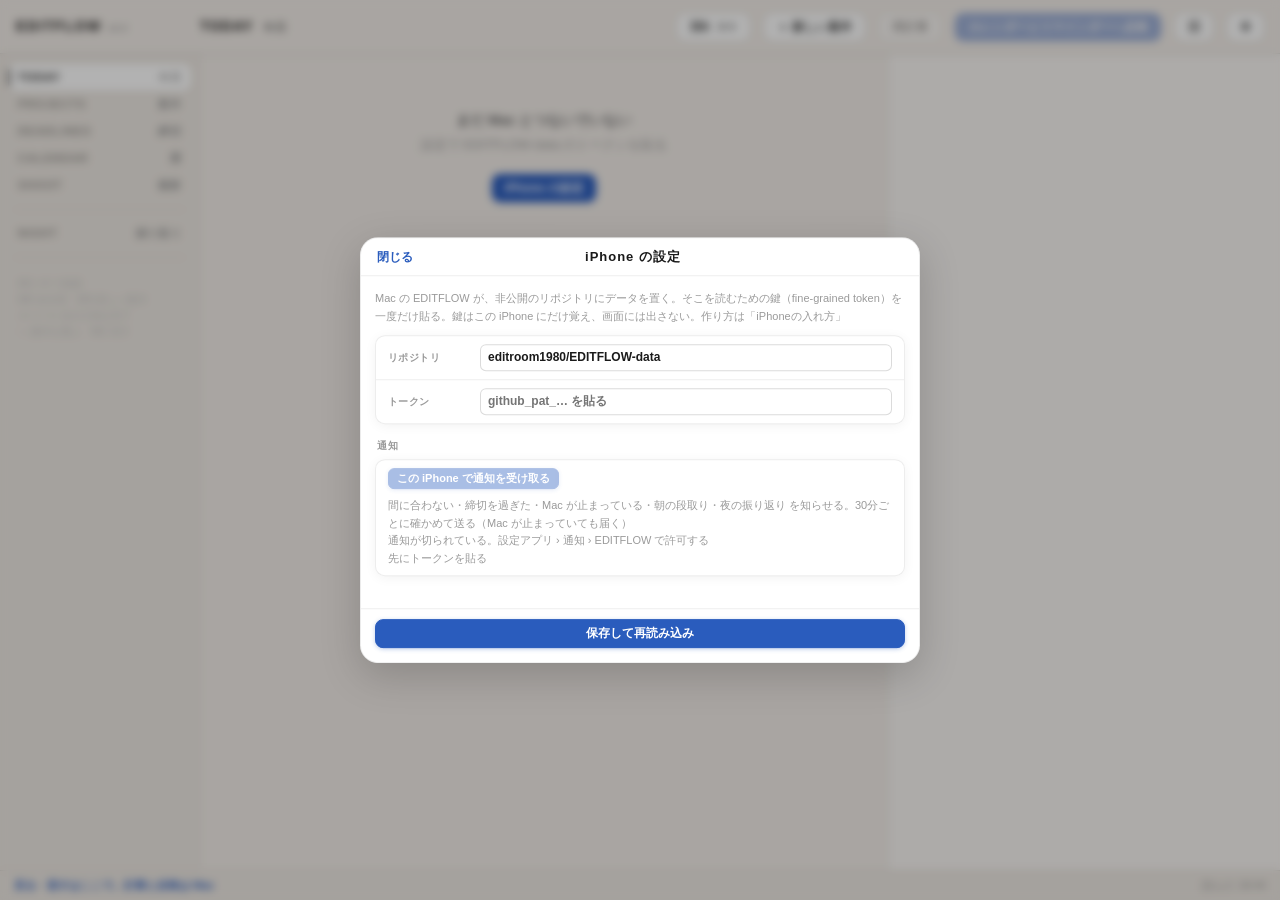
<file: index.html>
<!DOCTYPE html>
<html lang="ja" data-theme="dark">
<head>
<meta charset="UTF-8">
<meta name="viewport" content="width=device-width,initial-scale=1,viewport-fit=cover">
<meta name="apple-mobile-web-app-capable" content="yes">
<meta name="mobile-web-app-capable" content="yes">
<meta name="apple-mobile-web-app-status-bar-style" content="default">
<meta name="apple-mobile-web-app-title" content="EDITFLOW">
<meta name="theme-color" content="#06060d">
<title>EDITFLOW — 撮影・編集の進行管理</title>
<link rel="manifest" href="manifest.webmanifest">
<link rel="icon" type="image/png" href="icon-192.png">
<link rel="apple-touch-icon" sizes="180x180" href="apple-touch-icon.png">
<link rel="stylesheet" href="style.css">
</head>
<body>
<div id="app">
  <header class="topbar">
    <div class="brand-name">EDIT<em>FLOW</em><span class="brand-version">v2.0</span></div>
    <div class="screen-title" id="screenTitle"></div>
    <button class="tb-btn wide-only" data-act="palette" title="命令窓を開く（⌘K）">⌘K <span class="kbd">命令</span></button>
    <button class="tb-btn" data-act="newProject" title="新しい案件を作る（⌘N）"><span>＋<span class="wide-only"> 新しい案件</span></span></button>
    <button class="tb-btn" id="btnCalc" data-act="calc" title="エンジンを引数なしで走らせ、割り振りを作り直す（カレンダーは読むだけ）（⌘R）"><span>再計算</span></button>
    <button class="tb-btn primary" id="btnReflect" data-act="reflect" title="作業ブロック・締切・食事をカレンダーへ、段取りの通知をリマインダーへ入れる（⇧⌘R）"><span><span class="mark" id="reflectMark"></span><span class="wide-only">カレンダーとリマインダーへ</span>反映</span></button>
    <button class="tb-btn wide-only" data-act="toggleDetail" title="右の詳細の欄を出し入れする（⌥⌘I）">▥</button>
    <button class="tb-btn" data-act="prefs" title="設定（見た目・つなぎ方）（⌘,）">⚙</button>
  </header>
  <nav class="nav" id="nav"></nav>
  <main class="main" id="main"></main>
  <aside class="detail" id="detail"></aside>
  <footer class="statusbar" id="statusbar"></footer>
</div>
<div class="overlay" id="overlay" data-act="closeAll"></div>
<div class="palette" id="palette">
  <input id="palInput" placeholder="命令・案件・工程を探す（↑↓ で選び、return で実行、esc で閉じる）" autocomplete="off">
  <div class="pal-list" id="palList"></div>
</div>
<div class="sheet" id="sheet">
  <div class="sheet-header" id="sheetHeader"></div>
  <div class="sheet-content" id="sheetContent"></div>
  <div class="sheet-footer" id="sheetFooter"></div>
</div>
<div class="toast" id="toast"></div>
<script src="app.js"></script>
</body>
</html>
</file>
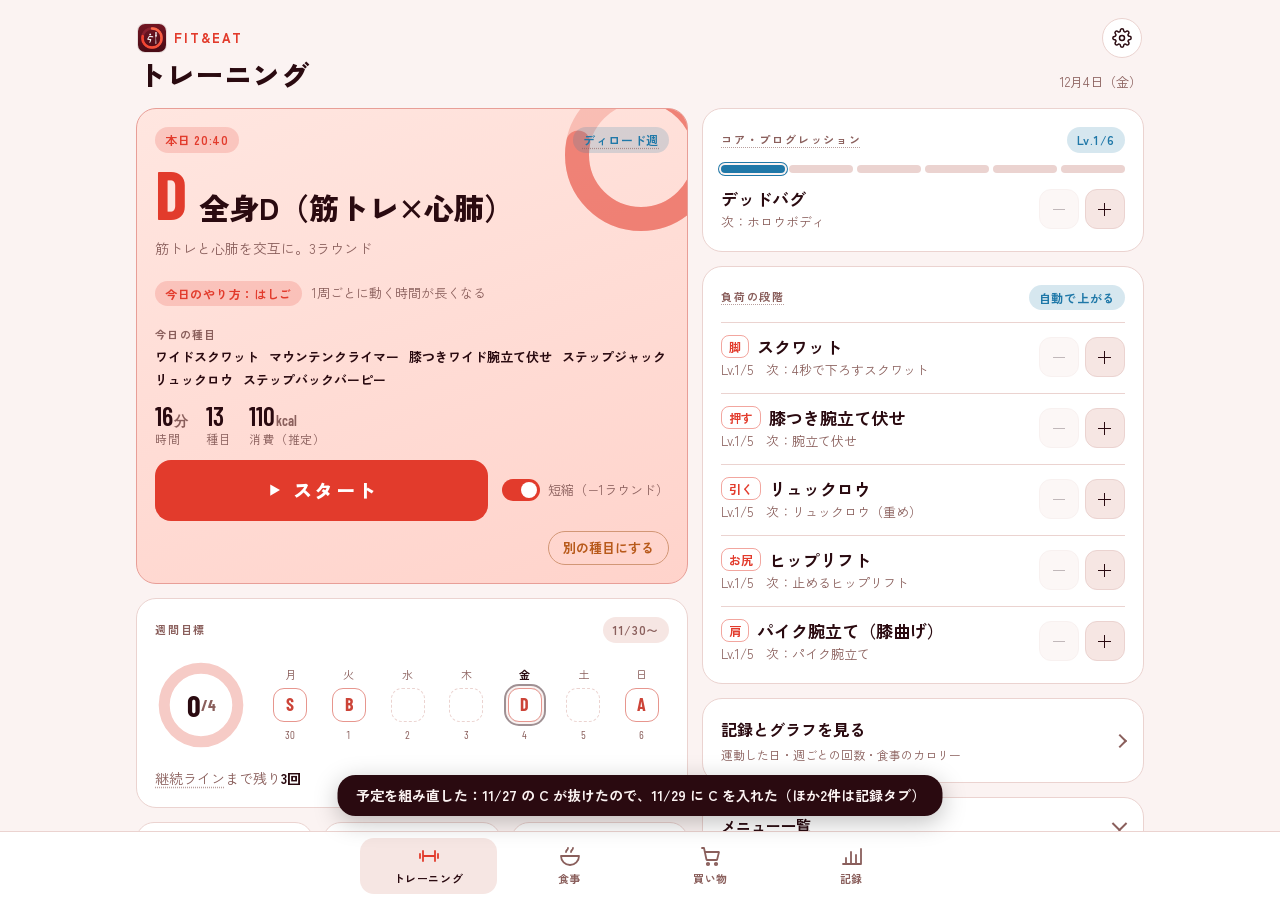
<file: training/index.html>
<!doctype html>
<html lang="ja">
<head>
<meta charset="utf-8">
<meta name="viewport" content="width=device-width,initial-scale=1,minimum-scale=1,maximum-scale=1,user-scalable=no,viewport-fit=cover">
<meta name="apple-mobile-web-app-capable" content="yes">
<meta name="mobile-web-app-capable" content="yes">
<meta name="apple-mobile-web-app-title" content="FIT&amp;EAT">
<meta name="apple-mobile-web-app-status-bar-style" content="default">
<meta name="theme-color" content="#1C090D" media="(prefers-color-scheme: dark)">
<meta name="theme-color" content="#FBF3F2" media="(prefers-color-scheme: light)">
<script>/* 設定の「画面の色」を、描く前に当てる（開いた瞬間に色が変わって見えないように） */try{var t=JSON.parse(localStorage.getItem('nagara:画面の色')||'"auto"');if(t==='dark'||t==='light'){document.documentElement.setAttribute('data-theme',t);var c=t==='dark'?'#1C090D':'#FBF3F2';document.querySelectorAll('meta[name="theme-color"]').forEach(function(m){m.setAttribute('content',c)});var sb=document.querySelector('meta[name="apple-mobile-web-app-status-bar-style"]');if(sb)sb.setAttribute('content',t==='dark'?'black':'default')}}catch(e){}</script>
<link rel="manifest" href="manifest.webmanifest">
<link rel="apple-touch-icon" href="apple-touch-icon.png">
<link rel="icon" type="image/png" sizes="192x192" href="icon-192.png">
<style>:root{padding-top:env(safe-area-inset-top,0px);padding-bottom:env(safe-area-inset-bottom,0px)}body{margin:0;-webkit-text-size-adjust:100%}
/* ノッチの下に中身が入り込んでぼやけないよう、その高さを地の色で塗って固定する（2026-11-10 依頼者「ノッチ付近がぼやけている」） */
body::before{content:"";position:fixed;inset:0 0 auto;height:env(safe-area-inset-top,0px);background:var(--bg,#1C090D);z-index:30}</style>
</head>
<body>
<title>FIT&amp;EAT</title>
<meta name="claude:viewport-fit-sides" content="cover">
<link rel="preconnect" href="https://fonts.googleapis.com">
<link rel="preconnect" href="https://fonts.gstatic.com" crossorigin>
<link rel="stylesheet" href="https://fonts.googleapis.com/css2?family=Zen+Kaku+Gothic+New:wght@400;500;700;900&family=Barlow+Condensed:wght@500;600;700&display=swap">
<style>
/* 構成：下のタブで「トレーニング｜食事｜買い物」を切り替える。
   トレーニング＝本日のセッション → 週間目標 → 指標3つ → コア → アクティビティ → メニュー一覧
   食事＝本日の条件（トレーニング日・たんぱく質目標）→ 調理時間5段階・ジャンル・テイスト → 提案3件 → 献立
   買い物＝7日間の献立（自動作成・入れ替え）→ 売り場別の買い物リスト
   運動中は全画面（輪＝残り秒。ワーク緑・レスト黄・ウォームアップとクールダウン青）*/
:root{
  --bg:#1C090D; --surface:#2A0F15; --raise:#37161D; --ink:#FFF3F0; --muted:#CDA29E; --line:#4B1E26;
  --go:#FF5A44; --go-ink:#FFFFFF; --rest:#FFC24B; --prep:#7FD3F5; --food:#FFB15C; --far:#FFF3F0; --heat0:#2E1117;
  --hero1:#7A1828; --hero2:#4A0C16;
  --m1:#3AA0D0; --m2:#C08520; --m3:#A978DC; --m4:#F0503C;   /* 記録の食事：朝・昼・間食・夕（色覚の違いでも見分けられるか検算済み） */
  --f-body:"Zen Kaku Gothic New","Hiragino Sans","Yu Gothic",sans-serif;
  --f-num:"Barlow Condensed","Hiragino Sans",sans-serif;
  --nav-h:64px;
  color-scheme:dark;
}
@media (prefers-color-scheme: light){:root:not([data-theme="dark"]){
  --bg:#FBF3F2; --surface:#FFFFFF; --raise:#F6E6E3; --ink:#2A0A10; --muted:#8A5F5C; --line:#EBD3D0;
  --go:#E23B2C; --go-ink:#FFFFFF; --rest:#B8740E; --prep:#1F78A8; --food:#B85A1B; --far:#2A0A10; --heat0:#F3E3E1;
  --hero1:#FFE6E0; --hero2:#FFD3CB; --m1:#1F78A8; --m2:#B8740E; --m3:#8A4FC0; --m4:#E23B2C; color-scheme:light}}
:root[data-theme="light"]{
  --bg:#FBF3F2; --surface:#FFFFFF; --raise:#F6E6E3; --ink:#2A0A10; --muted:#8A5F5C; --line:#EBD3D0;
  --go:#E23B2C; --go-ink:#FFFFFF; --rest:#B8740E; --prep:#1F78A8; --food:#B85A1B; --far:#2A0A10; --heat0:#F3E3E1;
  --hero1:#FFE6E0; --hero2:#FFD3CB; --m1:#1F78A8; --m2:#B8740E; --m3:#8A4FC0; --m4:#E23B2C; color-scheme:light}
*{box-sizing:border-box}
[hidden]{display:none!important}
html,body{height:100%;overflow:hidden}
/* iPhone の画面上のぼやけ対策（全アプリ共通の決まり）：上の安全域を地の色で塗り、画面の箱を固定して中だけ動かす */
body::before{content:"";position:fixed;inset:0 0 auto;height:env(safe-area-inset-top,0px);background:var(--bg);z-index:30;pointer-events:none}
.scr{position:fixed;top:env(safe-area-inset-top,0px);left:0;right:0;bottom:0;overflow-y:auto;overflow-x:hidden;overscroll-behavior:contain;-webkit-overflow-scrolling:touch;background:var(--bg)}
/* 拡大とずれを止める（2026-11-10 依頼者「表示を拡大したりズレたりしないように」）
   ダブルタップの拡大を止め、横のはみ出しと端の跳ね返りを止める。入力欄は16px以上（iPhone は小さい入力欄に触れると自動で拡大する） */
html{touch-action:manipulation;-webkit-text-size-adjust:100%;text-size-adjust:100%}
html,body{overflow-x:hidden;overscroll-behavior:none}
input,select,textarea{font-size:16px!important}
body{background:var(--bg);color:var(--ink);font-family:var(--f-body);font-size:15px;line-height:1.6;-webkit-font-smoothing:antialiased}
button{font:inherit;color:inherit}
button:focus-visible,select:focus-visible,summary:focus-visible,input:focus-visible,[tabindex]:focus-visible{outline:2px solid var(--go);outline-offset:2px}
p{margin:0;text-wrap:pretty}
h1,h2,h3{margin:0;line-height:1.3;text-wrap:balance}
.num{font-family:var(--f-num);font-variant-numeric:tabular-nums}
.muted{color:var(--muted)}
.card{background:var(--surface);border:1px solid var(--line);border-radius:20px;padding:18px}
.label{font-size:11px;font-weight:700;letter-spacing:.16em;color:var(--muted)}
.pill{display:inline-flex;align-items:center;gap:6px;font-size:12px;font-weight:700;letter-spacing:.06em;border-radius:999px;padding:3px 10px;background:var(--raise);color:var(--muted)}
.pill.t-go{background:color-mix(in srgb,var(--go) 18%,transparent);color:var(--go)}
.pill.t-food{background:color-mix(in srgb,var(--food) 18%,transparent);color:var(--food)}
.pill.t-prep{background:color-mix(in srgb,var(--prep) 18%,transparent);color:var(--prep)}
abbr[title]{text-decoration:underline dotted color-mix(in srgb,var(--muted) 60%,transparent);text-underline-offset:3px;cursor:help}

/* ── 共通の枠 ── */
.wrap{max-width:1040px;margin:0 auto;padding-block:20px calc(var(--nav-h) + 28px + env(safe-area-inset-bottom,0px));padding-left:max(16px,env(safe-area-inset-left,0px));padding-right:max(16px,env(safe-area-inset-right,0px));display:flex;flex-direction:column;gap:14px}
.vhead{display:flex;justify-content:space-between;align-items:flex-end;gap:12px;padding:4px 2px 2px}
.vhead h1{font-size:28px;font-weight:900;letter-spacing:.02em}
.brand{display:flex;align-items:center;gap:8px;font-size:13px;font-weight:900;letter-spacing:.16em;color:var(--go);margin:0 0 4px}
.brand .mark{width:28px;height:28px;border-radius:7px;box-shadow:0 0 0 1px color-mix(in srgb,var(--ink) 10%,transparent)}
.vhead .d{font-size:13px;color:var(--muted)}
.vhead{align-items:stretch}
.vhead > div:first-child{display:flex;flex-direction:column;justify-content:space-between}
.vhead .vr{display:flex;flex-direction:column;align-items:flex-end;justify-content:space-between;gap:10px}
.gear{appearance:none;width:40px;height:40px;margin-top:var(--gear-dy,-6px);border-radius:50%;border:1px solid var(--line);background:var(--surface);color:var(--ink);display:grid;place-items:center;cursor:pointer;padding:0}
.gear svg{width:20px;height:20px;fill:none;stroke:currentColor;stroke-width:1.8;stroke-linecap:round;stroke-linejoin:round}
.setg{display:flex;flex-direction:column;gap:10px;padding:14px 0;border-top:1px solid var(--line)}
.setg .hint{font-size:12px;color:var(--muted);margin:0;line-height:1.6}
.switch.row{justify-content:space-between;width:100%;font-size:15px;color:var(--ink);min-height:40px}
.ver{display:flex;flex-direction:column;gap:2px;margin:0}
.ver b{font-size:17px}
.ver span{font-size:12px;color:var(--muted);font-family:var(--f-num);letter-spacing:.04em}
.sub-btn{appearance:none;border:1px solid var(--line);background:var(--raise);color:var(--ink);border-radius:14px;padding:12px 16px;font-size:15px;font-weight:700;cursor:pointer;min-height:48px}
.grid{display:grid;grid-template-columns:minmax(0,1.25fr) minmax(0,1fr);gap:14px;align-items:start}
@media (max-width:860px){.grid{grid-template-columns:1fr}}
.col{display:flex;flex-direction:column;gap:14px;min-width:0}
nav.tabs{position:fixed;left:0;right:0;bottom:0;z-index:15;background:var(--surface);border-top:1px solid var(--line);
  padding:6px max(10px,env(safe-area-inset-right,0px)) calc(6px + env(safe-area-inset-bottom,0px)) max(10px,env(safe-area-inset-left,0px));display:flex;justify-content:center}
nav.tabs .in{display:grid;grid-template-columns:repeat(4,minmax(0,1fr));gap:4px;width:min(560px,100%)}
nav.tabs button{appearance:none;border:0;background:none;border-radius:14px;padding:6px 4px;display:flex;flex-direction:column;align-items:center;gap:2px;font-size:11px;font-weight:700;letter-spacing:.06em;color:var(--muted);cursor:pointer;min-height:52px}
nav.tabs svg{width:24px;height:24px;stroke:currentColor;fill:none;stroke-width:1.8;stroke-linecap:round;stroke-linejoin:round}
nav.tabs button[aria-current="page"]{color:var(--ink);background:var(--raise)}
nav.tabs button[aria-current="page"] svg{stroke:var(--go)}
nav.tabs button[data-v="food"][aria-current="page"] svg{stroke:var(--food)}
nav.tabs button[data-v="shop"][aria-current="page"] svg{stroke:var(--prep)}

/* ── トレーニング ── */
.hero{position:relative;overflow:hidden;border-color:color-mix(in srgb,var(--go) 35%,var(--line));
  background:linear-gradient(160deg,var(--hero1) 0%,var(--hero2) 100%);display:flex;flex-direction:column;gap:12px}
.hero > *:not(.deco){position:relative;z-index:1}
.hero .deco{position:absolute;right:-34px;top:-34px;width:160px;height:160px;transform:rotate(-90deg);pointer-events:none}
.hero .deco circle{fill:none;stroke-width:15;stroke-linecap:round}
.hero .deco .t{stroke:color-mix(in srgb,var(--go) 22%,transparent)}
.hero .deco .a{stroke:var(--go);stroke-dasharray:196 252;opacity:.45}
.hero.off{border-color:var(--line);background:var(--surface)}
.hero .top{display:flex;justify-content:space-between;align-items:center;gap:8px}
.hero .title{display:flex;align-items:baseline;gap:12px;min-width:0}
.hero .k{font-family:var(--f-num);font-weight:700;font-size:68px;line-height:.85;color:var(--go)}
.hero .name{font-size:clamp(22px,4.6vw,30px);font-weight:900;line-height:1.2}
.hero .sub{font-size:14px;color:var(--muted)}
.facts{display:flex;flex-wrap:wrap;gap:4px 18px}
.facts span{font-size:12px;color:var(--muted);letter-spacing:.06em}
.facts b{display:block;color:var(--ink);font-family:var(--f-num);font-size:26px;font-weight:600;line-height:1.05;letter-spacing:0}
.facts b small{font-size:14px;color:var(--muted);margin-left:1px}
.hero .actions{display:flex;flex-wrap:wrap;gap:10px 14px;align-items:center}
.go{appearance:none;border:0;border-radius:16px;background:var(--go);color:var(--go-ink);font-size:19px;font-weight:900;letter-spacing:.12em;padding:15px 28px;cursor:pointer;flex:1 1 200px;display:flex;align-items:center;justify-content:center;gap:10px}
.go svg{width:18px;height:18px;fill:currentColor}
.go:active{transform:scale(.985)}
.go.food{background:var(--food)}
.go.ghost{background:var(--raise);color:var(--ink)}
.switch{display:inline-flex;align-items:center;gap:8px;font-size:13px;color:var(--muted);cursor:pointer;user-select:none}
.switch input{appearance:none;width:38px;height:22px;border-radius:11px;background:var(--line);position:relative;cursor:pointer;transition:background .2s;margin:0}
.switch input::after{content:"";position:absolute;top:3px;left:3px;width:16px;height:16px;border-radius:50%;background:var(--ink);transition:transform .2s}
.switch input:checked{background:var(--go)}
.switch input:checked::after{transform:translateX(16px);background:var(--go-ink)}
.advice{display:flex;gap:10px;align-items:flex-start;border-radius:14px;padding:12px 14px;font-size:14px;background:color-mix(in srgb,var(--rest) 12%,var(--surface));border:1px solid color-mix(in srgb,var(--rest) 35%,var(--line))}
.advice b{color:var(--rest);white-space:nowrap}

.week{display:grid;grid-template-columns:auto minmax(0,1fr);gap:16px;align-items:center}
.week .head{grid-column:1/-1;display:flex;justify-content:space-between;align-items:center}
.goal{position:relative;width:92px;height:92px}
.goal svg{width:100%;height:100%;transform:rotate(-90deg)}
.goal .bg{fill:none;stroke:color-mix(in srgb,var(--go) 22%,var(--bg));stroke-width:12}
.goal .fg{fill:none;stroke:var(--go);stroke-width:12;stroke-linecap:round;transition:stroke-dashoffset .8s ease}
.goal .v{position:absolute;inset:0;display:flex;align-items:center;justify-content:center;font-family:var(--f-num);font-size:30px;font-weight:700}
.goal .v small{font-size:16px;color:var(--muted)}
.days{display:grid;grid-template-columns:repeat(7,minmax(0,1fr));gap:4px}
.day{display:flex;flex-direction:column;align-items:center;gap:4px;font-size:11px;color:var(--muted)}
.day .dot{width:34px;height:34px;flex:none;border-radius:11px;border:1px dashed var(--line);display:flex;align-items:center;justify-content:center;font-family:var(--f-num);font-size:18px;font-weight:700;color:var(--muted)}
.day.plan .dot{border-style:solid;border-color:color-mix(in srgb,var(--go) 40%,var(--line));color:color-mix(in srgb,var(--go) 75%,var(--muted))}
.day.fin .dot{background:var(--go);border-color:var(--go);color:var(--go-ink)}
.day.today .w{color:var(--ink);font-weight:700}
.day.today .dot{box-shadow:0 0 0 2px var(--bg),0 0 0 4px color-mix(in srgb,var(--ink) 45%,transparent)}
button.day{appearance:none;background:none;border:0;padding:0;margin:0;font:inherit;font-size:11px;color:var(--muted);cursor:pointer;-webkit-tap-highlight-color:transparent}
button.day:active .dot{transform:scale(.92)}
.weekmsg{grid-column:1/-1;font-size:14px;color:var(--muted)}
.weekmsg b{color:var(--ink)}

.stats{display:grid;grid-template-columns:repeat(3,minmax(0,1fr));gap:10px}
.stat{background:var(--surface);border:1px solid var(--line);border-radius:18px;padding:12px 14px;display:flex;flex-direction:column;gap:4px;min-width:0}
.stat .label{letter-spacing:.1em}
.stat b{font-family:var(--f-num);font-size:34px;line-height:1;font-weight:700}
.stat b small{font-size:14px;font-weight:600;color:var(--muted);margin-left:2px}

.ladder{display:flex;flex-direction:column;gap:12px}
.steps{display:grid;grid-template-columns:repeat(6,minmax(0,1fr));gap:4px}
.steps i{height:8px;border-radius:4px;background:var(--line)}
.steps i.on{background:color-mix(in srgb,var(--prep) 55%,var(--line))}
.steps i.now{background:var(--prep);box-shadow:0 0 0 2px var(--bg),0 0 0 3px var(--prep)}
.ladder .row{display:flex;justify-content:space-between;align-items:center;gap:10px}
.ladder .nm{font-weight:700;font-size:17px}
.lvrow{padding-top:10px;border-top:1px solid var(--line)}
.lvk{display:inline-block;font-size:12px;font-weight:700;color:var(--go);border:1px solid color-mix(in srgb,var(--go) 45%,transparent);border-radius:8px;padding:1px 7px;margin-right:8px;vertical-align:2px}
.walk{font-size:13px;color:var(--muted);margin:10px 0 0;line-height:1.6}
.ladder .nx{font-size:13px;color:var(--muted)}
.stepper{display:flex;gap:6px}
.mini{appearance:none;border:1px solid var(--line);background:var(--raise);border-radius:12px;width:40px;height:40px;cursor:pointer;font-size:18px;display:flex;align-items:center;justify-content:center}
.mini[disabled]{opacity:.3;cursor:default}

.wchart{display:block;width:100%;max-width:420px;height:auto;margin-top:8px;font-family:var(--f-num)}
.wc-axis{stroke:var(--line);stroke-width:1}
.wc-bar{fill:color-mix(in srgb,var(--go) 55%,var(--heat0))}
.wc-bar.ok,.wc-bar.now{fill:var(--go)}
.wc-bar.zero{fill:var(--line)}
.wc-n{font-size:14px;font-weight:700;fill:var(--go-ink);text-anchor:middle}
.wc-n.z{fill:var(--muted);font-weight:400}
.wchart{max-width:400px}
.wc-d{font-size:11px;fill:var(--muted);text-anchor:middle}
.wc-d.now{fill:var(--ink);font-weight:700}
.wc-goal{stroke:var(--ink);stroke-width:1.5;stroke-dasharray:4 4;opacity:.55}
.wc-gl{font-size:11px;fill:var(--muted);text-anchor:end}
.wnote{font-size:12px;color:var(--muted);margin:6px 0 0;line-height:1.6}
.heat{display:grid;grid-template-columns:repeat(8,minmax(0,1fr));gap:4px;max-width:300px;margin-top:10px}
.heat .c{display:grid;grid-template-rows:repeat(7,1fr);gap:4px}
.heat i{aspect-ratio:1;border-radius:4px;background:var(--heat0)}
.heat i.l1{background:color-mix(in srgb,var(--go) 35%,var(--heat0))}
.heat i.l2{background:color-mix(in srgb,var(--go) 65%,var(--heat0))}
.heat i.l3{background:var(--go)}
.heat i.t{outline:2px solid color-mix(in srgb,var(--ink) 50%,transparent);outline-offset:1px}
.heat i.f{opacity:.3}
.legend{display:flex;justify-content:space-between;font-size:11px;color:var(--muted);margin-top:6px;max-width:300px}

details.fold{padding:0}
details.fold summary{list-style:none;cursor:pointer;padding:16px 18px;display:flex;justify-content:space-between;align-items:center;font-weight:700}
details.fold summary::-webkit-details-marker{display:none}
details.fold summary::after{content:"";width:9px;height:9px;border-right:2px solid var(--muted);border-bottom:2px solid var(--muted);transform:rotate(45deg) translate(-2px,-2px);transition:transform .2s}
details.fold[open] summary::after{transform:rotate(-135deg) translate(-2px,-2px)}
.menulist{display:flex;flex-direction:column;border-top:1px solid var(--line)}
.mrow{appearance:none;display:grid;grid-template-columns:44px 1fr auto;gap:12px;align-items:center;padding:12px 18px;border:0;border-bottom:1px solid var(--line);cursor:pointer;background:none;text-align:left;width:100%}
.mrow[aria-current="true"]{background:var(--raise)}
.mrow .k{font-family:var(--f-num);font-size:30px;font-weight:700;color:var(--go);line-height:1}
.mrow .n{font-weight:700;display:block}
.mrow .s{font-size:12px;color:var(--muted)}
.mrow .t{font-family:var(--f-num);font-size:18px;color:var(--muted)}
.mplan{display:flex;flex-direction:column;padding:4px 18px 14px}
.mplan .ph{font-size:11px;font-weight:700;color:var(--muted);padding:12px 0 2px;letter-spacing:.14em}
.mplan .it{display:flex;justify-content:space-between;gap:12px;padding:7px 0;border-bottom:1px solid var(--line);font-size:14px}
.mplan .it .c{color:var(--muted);font-size:12px;display:block}
.mplan .it .t{font-family:var(--f-num);color:var(--muted);white-space:nowrap}
.settings{display:flex;flex-direction:column;gap:12px;padding:0 18px 16px}
.settings label{display:flex;justify-content:space-between;align-items:center;gap:12px;font-size:14px}

/* ── 食事 ── */
.ctx{display:flex;flex-direction:column;gap:12px;border-color:color-mix(in srgb,var(--food) 35%,var(--line));
  background:radial-gradient(110% 90% at 100% 0%,color-mix(in srgb,var(--food) 13%,transparent) 0%,transparent 62%),var(--surface)}
.ctx .row{display:flex;justify-content:space-between;align-items:center;gap:10px;flex-wrap:wrap}
.meter{display:flex;flex-direction:column;gap:6px}
.meter .bar{height:10px;border-radius:5px;background:var(--line);overflow:hidden}
.meter .bar i{display:block;height:100%;background:var(--food);border-radius:5px;transition:width .6s ease}
.meter .nums{display:flex;justify-content:space-between;align-items:baseline;font-size:13px;color:var(--muted)}
.meter .nums b{font-family:var(--f-num);font-size:24px;color:var(--ink);font-weight:700}
.daymeals{display:grid;grid-template-columns:repeat(3,minmax(0,1fr));gap:8px}
.slot{appearance:none;border:1px dashed var(--line);background:none;border-radius:14px;padding:10px;text-align:left;cursor:pointer;min-width:0;display:flex;flex-direction:column;gap:2px}
.slot.set{border-style:solid;background:var(--raise)}
.slot .label{letter-spacing:.12em}
.slot .n{font-size:13px;font-weight:700;line-height:1.35;overflow-wrap:anywhere}
.slot .p{font-family:var(--f-num);font-size:15px;color:var(--food)}
/* 今日の食事（朝・昼・夕）と記録 */
.meals{display:flex;flex-direction:column;gap:6px}
.ml{display:grid;grid-template-columns:44px minmax(0,1fr) auto auto;gap:8px;align-items:center;padding:8px 8px 8px 12px;border-radius:14px;background:var(--raise);border:1px solid transparent}
.ml .label{letter-spacing:.1em}
.ml .mn{appearance:none;border:0;background:none;padding:0;text-align:left;color:var(--ink);font:inherit;font-size:14px;font-weight:700;line-height:1.35;cursor:pointer;min-width:0;word-break:keep-all;overflow-wrap:anywhere;text-wrap:pretty}
.ml .mn small{display:block;font-weight:400;font-size:12px;color:var(--muted);margin-top:2px}
.ml .mn small b{font-family:var(--f-num);font-weight:600;font-size:13px;color:var(--ink)}
.ml.none .mn{color:var(--muted);font-weight:400}
.ml.done{border-color:color-mix(in srgb,var(--go) 45%,transparent)}
.ml.out{border-color:color-mix(in srgb,var(--food) 55%,transparent)}
.icon[aria-pressed="true"]{background:var(--go);border-color:var(--go)}
.icon[aria-pressed="true"] svg{stroke:var(--go-ink)}
.ml .icon[data-out][aria-pressed="true"]{background:var(--food);border-color:var(--food)}
.meter .bar{display:flex;flex-direction:row;gap:0}   /* 運動中の画面の .bar（縦並び）が効かないように */
.meter .bar i{border-radius:0;flex:none}
.meter .bar i.plan{background:color-mix(in srgb,var(--food) 36%,transparent)}
.meter.over .bar i{background:var(--go)}
.meter.over .bar i.plan{background:color-mix(in srgb,var(--go) 40%,transparent)}
.hint{font-size:13px;color:var(--muted);display:flex;justify-content:space-between;align-items:baseline;gap:4px 12px;flex-wrap:wrap}
.hint b{font-family:var(--f-num);font-size:17px;color:var(--ink);font-weight:700}
.go svg.line{fill:none;stroke:currentColor;stroke-width:2;stroke-linecap:round;stroke-linejoin:round}
/* 縦に並ぶ枠の中のボタンは、幅の基準（flex-basis 200px）が高さに効かないように */
.ctx > .go,.sheet .panel > .go,.judge > .go,.shot .go{flex:0 0 auto}
.seg.four{grid-template-columns:repeat(4,minmax(0,1fr))}
.seg.four button{font-size:14px;font-weight:700;padding:9px 2px}
.vh{position:absolute;width:1px;height:1px;opacity:0;overflow:hidden;clip-path:inset(50%)}
.shot{display:flex;gap:10px;align-items:center}
.shot img{width:64px;height:64px;object-fit:cover;border-radius:12px;border:1px solid var(--line);flex:none}
textarea.text{font:inherit;color:var(--ink);background:var(--bg);border:1px solid var(--line);border-radius:12px;padding:10px 12px;width:100%;resize:vertical;min-height:84px;line-height:1.5}
.wait{display:flex;align-items:center;gap:10px;font-size:14px;color:var(--muted)}
.wait i{width:16px;height:16px;border-radius:50%;border:2px solid var(--line);border-top-color:var(--food);animation:spin 1s linear infinite;flex:none}
@keyframes spin{to{transform:rotate(360deg)}}
.judge{display:flex;flex-direction:column;gap:12px}
.pantry{display:flex;flex-direction:column}
.pt{display:grid;grid-template-columns:minmax(0,1fr) auto auto;gap:6px 10px;align-items:center;padding:9px 0;border-bottom:1px solid var(--line);font-size:15px}
.pt .q{font-family:var(--f-num);font-size:15px;white-space:nowrap}
.pt .d{font-size:12px;color:var(--muted);white-space:nowrap;min-width:52px;text-align:right}
.pt .d.soon{color:var(--go);font-weight:700}
.pt .ed{grid-column:1/-1;display:flex;gap:8px;align-items:center}
.pt .ed input{flex:1 1 90px;max-width:140px}
.warn{display:flex;flex-direction:column;gap:6px;margin:4px 0 8px}
.warn div{display:flex;justify-content:space-between;align-items:center;gap:8px;flex-wrap:wrap;font-size:14px;padding:8px 10px;border-radius:12px;background:color-mix(in srgb,var(--go) 10%,transparent)}
.src{font-size:12px;color:var(--muted);display:flex;flex-direction:column;gap:2px}
.src a{color:var(--food);text-decoration:underline;text-underline-offset:3px;overflow-wrap:anywhere}
.cook{font-size:13px;color:var(--muted);display:flex;justify-content:space-between;gap:8px;flex-wrap:wrap;padding:8px 12px;border-radius:12px;border:1px dashed color-mix(in srgb,var(--food) 50%,var(--line))}
.cook b{color:var(--ink)}
.cook{align-items:center}
.cookb{appearance:none;border:0;background:none;padding:6px 0;font:inherit;font-size:14px;font-weight:700;color:var(--ink);cursor:pointer;display:inline-flex;align-items:center;gap:6px;min-height:36px;text-align:left}
.cookb .chev{width:8px;height:8px;border-right:2px solid var(--muted);border-top:2px solid var(--muted);transform:rotate(45deg)}
.ing small.have{font-size:11px;font-weight:700;color:var(--go);margin-left:6px;white-space:nowrap}
.ing div span small.muted{font-size:12px;margin-left:4px}
.filters{display:flex;flex-direction:column;gap:14px}
.seg{display:grid;grid-template-columns:repeat(5,minmax(0,1fr));gap:4px;background:var(--raise);border-radius:14px;padding:4px}
.seg button{appearance:none;border:0;background:none;border-radius:11px;padding:8px 2px;cursor:pointer;display:flex;flex-direction:column;align-items:center;gap:0;color:var(--muted)}
.seg button b{font-family:var(--f-num);font-size:20px;line-height:1.1;color:var(--ink)}
.seg button span{font-size:11px}
.seg button[aria-pressed="true"]{background:var(--surface);color:var(--ink);box-shadow:0 1px 0 var(--line),0 0 0 1px var(--line)}
.seg button[aria-pressed="true"] b{color:var(--food)}
.seg.three{grid-template-columns:repeat(3,minmax(0,1fr))}
.seg.three button,.seg.two button{font-size:14px;font-weight:700;padding:9px 2px}
.seg.two{grid-template-columns:repeat(2,minmax(0,1fr))}
.seg.two button[aria-pressed="true"]{color:var(--food)}
.chips{display:flex;flex-wrap:wrap;gap:6px}
details.more-f summary{list-style:none;cursor:pointer;display:flex;align-items:center;gap:8px;font-size:13px;font-weight:700;color:var(--muted)}
details.more-f summary::-webkit-details-marker{display:none}
details.more-f summary::before{content:"";width:7px;height:7px;border-right:2px solid var(--muted);border-bottom:2px solid var(--muted);transform:rotate(-45deg);transition:transform .2s}
details.more-f[open] summary::before{transform:rotate(45deg)}
.chip{appearance:none;border:1px solid var(--line);background:none;border-radius:999px;padding:6px 14px;font-size:13px;cursor:pointer;color:var(--muted)}
.chip[aria-pressed="true"]{border-color:var(--food);color:var(--ink);background:color-mix(in srgb,var(--food) 16%,transparent)}
.fl{display:flex;flex-direction:column;gap:8px}
.fl .label{display:flex;justify-content:space-between}
input.text{font:inherit;color:var(--ink);background:var(--bg);border:1px solid var(--line);border-radius:12px;padding:9px 12px;width:100%}
.picks{display:flex;flex-direction:column;gap:10px}
.picks.flash .pick{animation:flash .6s ease}
@keyframes flash{0%{transform:translateY(6px);opacity:.3}100%{transform:none;opacity:1}}
.pick{appearance:none;border:1px solid var(--line);background:var(--surface);border-radius:18px;padding:14px 16px;text-align:left;cursor:pointer;display:grid;grid-template-columns:minmax(0,1fr) auto;gap:6px 12px;align-items:center;width:100%}
.pick:first-child{border-color:color-mix(in srgb,var(--food) 45%,var(--line))}
.pick .n{font-size:17px;font-weight:900;line-height:1.35}
.pick .m{grid-column:1/-1;display:flex;flex-wrap:wrap;gap:4px 14px;font-size:13px;color:var(--muted)}
.pick .m b{font-family:var(--f-num);font-size:18px;color:var(--ink);font-weight:600;margin-right:2px}
.pick .m b.p{color:var(--food)}
.pick .tags{grid-column:1/-1;display:flex;flex-wrap:wrap;gap:6px}
.pick .chev{width:10px;height:10px;border-right:2px solid var(--muted);border-top:2px solid var(--muted);transform:rotate(45deg)}
.more{appearance:none;border:0;background:none;color:var(--muted);font-size:14px;cursor:pointer;padding:6px;align-self:center;text-decoration:underline;text-underline-offset:4px}

/* ── 作り方（シート）── */
.sheet{position:fixed;inset:0;z-index:30;background:color-mix(in srgb,#000 55%,transparent);display:flex;align-items:flex-end;justify-content:center}
.sheet .panel{background:var(--surface);width:min(640px,100%);max-height:92vh;overflow:auto;border-radius:24px 24px 0 0;
  padding:18px max(18px,env(safe-area-inset-right,0px)) calc(20px + env(safe-area-inset-bottom,0px)) max(18px,env(safe-area-inset-left,0px));display:flex;flex-direction:column;gap:16px}
@media (min-width:700px){.sheet{align-items:center}.sheet .panel{border-radius:24px;max-height:88vh}}
/* シートの題と × は、スクロールしても上に残す。上には外の暗い所を必ず残す（押すと閉じる）。取っ手は下へ引くと閉じる
   （2026-11-16 依頼者「操作不能になることがある」。長いシートを下まで読むと × が見えなくなり、閉じられなかった） */
.sheet .panel{padding-top:0;max-height:calc(100% - env(safe-area-inset-top,0px) - 28px)}
.sheet .grab{margin-top:10px;flex:none;touch-action:none;position:relative}
.sheet .grab::before{content:"";position:absolute;inset:-14px -60px}
.sheet .hd{position:sticky;top:0;z-index:3;background:var(--surface);margin:-6px 0 0;padding:6px 0 10px;touch-action:none;box-shadow:0 1px 0 var(--line)}
.sheet .panel.dragging{transition:none}
.sheet .panel.back{transition:transform .2s ease}
.sheet .grab{width:40px;height:5px;border-radius:3px;background:var(--line);align-self:center}
.sheet .hd{display:flex;justify-content:space-between;align-items:flex-start;gap:12px}
.sheet h2{font-size:24px;font-weight:900}
.x{appearance:none;border:0;background:var(--raise);border-radius:50%;width:36px;height:36px;cursor:pointer;flex:none;position:relative}
.x::before,.x::after{content:"";position:absolute;left:11px;top:17px;width:14px;height:2px;background:var(--ink);transform:rotate(45deg)}
.x::after{transform:rotate(-45deg)}
.tiles{display:grid;grid-template-columns:repeat(4,minmax(0,1fr));gap:8px}
.tiles div{background:var(--raise);border-radius:14px;padding:10px;display:flex;flex-direction:column;gap:2px}
.tiles b{font-family:var(--f-num);font-size:24px;line-height:1.05}
.tiles b.p{color:var(--food)}
.tiles span{font-size:11px;color:var(--muted)}
.effort{display:flex;gap:3px;height:24px;align-items:center}
.effort i{flex:1;height:8px;border-radius:4px;background:var(--line)}
.effort i.on{background:var(--food)}
.ing{display:flex;flex-direction:column}
.ing div{display:flex;justify-content:space-between;gap:12px;padding:8px 0;border-bottom:1px solid var(--line);font-size:15px}
.ing div span:last-child{font-size:14px;color:var(--muted);white-space:nowrap;font-variant-numeric:tabular-nums}
.ing div.base span:first-child{color:var(--food);font-weight:700}
.kumi{display:flex;flex-direction:column;gap:10px;padding:14px;border-radius:16px;background:var(--raise)}
.krow{display:grid;grid-template-columns:auto minmax(0,1fr);gap:10px;align-items:center}
.chk{display:inline-flex;align-items:center;gap:8px;font-weight:700;font-size:15px;min-height:40px;cursor:pointer}
.chk input{width:22px;height:22px;accent-color:var(--food);margin:0}
.kumi select{appearance:none;min-width:0;width:100%;min-height:44px;border-radius:12px;border:1px solid var(--line);background:var(--surface);color:var(--ink);font:inherit;font-size:13px;padding:0 12px}
.kumi select:disabled{opacity:.45}
.kumi .kv{display:block;font-size:12px;color:var(--muted);margin:4px 2px 0}
.kumi-how summary{cursor:pointer;font-size:13px;color:var(--food);padding:4px 0}
.kumi-how .ing,.kumi-how .howto{margin-top:8px}
.chips.bunrui{margin:10px 0 2px}
.rice{display:block;font-size:12px;color:var(--muted);font-weight:400;margin-top:2px;word-break:keep-all;overflow-wrap:anywhere}
.howto{list-style:none;margin:0;padding:0;display:flex;flex-direction:column;gap:8px;counter-reset:st}
.howto li{text-wrap:pretty;counter-increment:st;display:grid;grid-template-columns:32px 1fr;gap:10px;align-items:start;padding:10px 12px;border-radius:14px;background:var(--raise);cursor:pointer;font-size:15px}
.howto li::before{content:counter(st);width:28px;height:28px;border-radius:50%;background:var(--food);color:var(--go-ink);font-family:var(--f-num);font-weight:700;font-size:16px;display:flex;align-items:center;justify-content:center}
.howto li.ok{opacity:.45;text-decoration:line-through}
.howto li.ok::before{content:"✓"}
.tip{font-size:14px;border-left:3px solid var(--food);padding:4px 0 4px 12px;color:var(--muted)}
.addrow{display:flex;gap:8px;flex-wrap:wrap;align-items:center}
.addrow select{font:inherit;color:var(--ink);background:var(--bg);border:1px solid var(--line);border-radius:12px;padding:12px}

/* ── 買い物 ── */
.weekplan{display:flex;flex-direction:column}
.wp{display:grid;grid-template-columns:62px minmax(0,1fr) auto;gap:10px;align-items:center;padding:10px 0;border-bottom:1px solid var(--line)}
.wp:last-child{border-bottom:0}
.wp .d{font-family:var(--f-num);font-size:18px;font-weight:600;line-height:1.1}
.wp .d small{display:block;font-family:var(--f-body);font-size:11px;color:var(--muted);font-weight:700}
.wp .n{font-weight:700;font-size:15px;overflow-wrap:anywhere;cursor:pointer}
.wp .n.none{color:var(--muted);font-weight:400}
.wp .n small{display:block;font-weight:400;font-size:12px;color:var(--muted)}
.wp .ls{display:flex;flex-direction:column;gap:0;min-width:0}
.wp .sl{appearance:none;border:0;background:none;margin:0;padding:4px 0;text-align:left;font:inherit;font-size:14px;font-weight:700;line-height:1.35;color:var(--ink);display:grid;grid-template-columns:16px minmax(0,1fr);gap:6px;align-items:baseline;cursor:pointer;word-break:keep-all;overflow-wrap:anywhere;text-wrap:pretty;-webkit-tap-highlight-color:transparent}
.wp .sl .k{font-size:11px;font-weight:700;color:var(--muted)}
.wp .sl.none .t,.wp .sl.skip .t{color:var(--muted);font-weight:400}
.wp .sl.out .t{color:var(--food)}
.wp .sl .pill{font-size:10px;padding:1px 7px;margin-left:6px;vertical-align:1px}
.fs-now{display:flex;gap:12px;align-items:baseline;margin:0;padding:12px 14px;border-radius:14px;background:var(--raise)}
.fs-now span{flex:none;font-size:12px;color:var(--muted)}
.fs-now b{font-size:15px;overflow-wrap:anywhere}
.fs-list{display:flex;flex-direction:column;gap:6px}
.fs-row{appearance:none;width:100%;margin:0;text-align:left;font:inherit;font-size:15px;font-weight:700;color:var(--ink);background:var(--raise);border:1px solid transparent;border-radius:14px;padding:13px 14px;cursor:pointer}
.fs-row[aria-pressed="true"]{border-color:var(--food);color:var(--food)}
.chips{display:flex;flex-wrap:wrap;gap:6px;margin-bottom:8px}
.chip{appearance:none;margin:0;font:inherit;font-size:14px;font-weight:700;color:var(--ink);background:var(--raise);border:1px solid var(--line);border-radius:999px;padding:8px 14px;cursor:pointer}
.chip[aria-pressed="true"]{background:color-mix(in srgb,var(--food) 18%,transparent);border-color:var(--food);color:var(--food)}
.wp .ops{display:flex;gap:6px}
.icon{appearance:none;border:1px solid var(--line);background:var(--raise);border-radius:12px;width:38px;height:38px;cursor:pointer;display:flex;align-items:center;justify-content:center}
.icon svg{width:18px;height:18px;stroke:var(--ink);fill:none;stroke-width:1.8;stroke-linecap:round;stroke-linejoin:round}
.shop{display:flex;flex-direction:column;gap:6px}
.shop h3{font-size:11px;font-weight:700;letter-spacing:.16em;color:var(--muted);padding-top:10px}
.si{display:grid;grid-template-columns:28px 1fr auto;gap:10px;align-items:center;padding:9px 0;border-bottom:1px solid var(--line);cursor:pointer}
.si input{appearance:none;width:22px;height:22px;border-radius:7px;border:2px solid var(--line);margin:0;cursor:pointer;display:grid;place-content:center}
.si input:checked{background:var(--prep);border-color:var(--prep)}
.si input:checked::after{content:"";width:6px;height:11px;border-right:2px solid var(--go-ink);border-bottom:2px solid var(--go-ink);transform:rotate(45deg) translate(-1px,-1px)}
.si.ok .n{color:var(--muted);text-decoration:line-through}
.si .q{font-size:14px;color:var(--muted);font-variant-numeric:tabular-nums;white-space:nowrap}
.si .n small{display:block;font-size:11px;color:var(--muted)}
.empty{font-size:14px;color:var(--muted);text-align:center;padding:20px 8px}
.toolbar{display:flex;justify-content:space-between;align-items:center;gap:10px;flex-wrap:wrap}
.toast{pointer-events:none;position:fixed;left:50%;bottom:calc(var(--nav-h) + 20px + env(safe-area-inset-bottom,0px));transform:translateX(-50%);z-index:40;background:var(--ink);color:var(--bg);font-size:14px;font-weight:700;border-radius:18px;padding:10px 18px;box-shadow:0 6px 24px rgba(0,0,0,.25);max-width:calc(100vw - 40px);width:max-content;text-align:center;line-height:1.5}

/* ── 運動中 ── */
.run{position:fixed;inset:0;background:var(--bg);display:grid;grid-template-rows:auto 1fr auto;gap:10px;z-index:20;--state:var(--go);
  padding-top:max(12px,env(safe-area-inset-top,0px));padding-bottom:max(12px,env(safe-area-inset-bottom,0px));
  padding-left:max(16px,env(safe-area-inset-left,0px));padding-right:max(16px,env(safe-area-inset-right,0px))}
/* 場面の色は赤と白だけ（2026-11-11 依頼者「黒い背景に赤と白」）。ワーク・ウォームアップは赤、休みは白（「レストと本番の違いがわかりにくい」） */
.run.is-prep{--state:var(--go)}
.run.is-rest{--state:var(--ink)}
.run.is-rest .ctrl button.main{color:var(--bg)}
.run.is-rest .figbox svg{opacity:.45}
.run.is-recover .figbox svg{opacity:1}
.run.is-rest .ex{font-size:clamp(34px,6vw,56px);letter-spacing:.12em}
.run.is-rest .target{font-size:18px;font-weight:700;color:var(--ink)}
.bar{display:flex;flex-direction:column;gap:6px;grid-row:1}
.run .stage,.run > .done{grid-row:2}
.ctrl{grid-row:3}
.bar .meta{display:flex;justify-content:space-between;gap:10px;font-size:13px;color:var(--muted);letter-spacing:.04em}
.segs{display:flex;gap:2px;height:10px}
.sg{border-radius:2px;background:var(--line);min-width:2px}
.sg.k-go{background:color-mix(in srgb,var(--go) 35%,var(--line))}
/* 帯も赤と白と灰色だけ：ワーク＝赤、休み＝白、ウォームアップとクールダウン＝灰色 */
.sg.k-rest{background:color-mix(in srgb,var(--ink) 45%,var(--line))}
.sg.k-prep{background:color-mix(in srgb,var(--ink) 12%,var(--line))}
.sg.past{opacity:.25}
.sg.now{background:var(--state);box-shadow:0 0 0 2px var(--bg),0 0 0 3px var(--state)}
.stage{display:grid;grid-template-columns:minmax(0,1fr) minmax(0,1fr);gap:24px;align-items:center;min-height:0}
.figbox{position:relative;width:100%;height:100%;min-height:180px;display:flex;align-items:center;justify-content:center}
.figbox::before{content:"";position:absolute;width:min(78%,52vh);aspect-ratio:1;border-radius:50%;background:radial-gradient(circle,color-mix(in srgb,var(--state) 16%,transparent) 0%,transparent 70%)}
.figbox svg{position:relative;width:100%;height:100%;max-height:56vh}
.info{display:flex;flex-direction:column;align-items:center;gap:6px;min-width:0;text-align:center}
.phase{font-size:13px;font-weight:700;letter-spacing:.18em;color:var(--state)}
.ex{font-size:clamp(26px,4.6vw,46px);font-weight:900;line-height:1.2;overflow-wrap:anywhere}
.target{font-family:var(--f-num);font-size:20px;color:var(--muted);letter-spacing:.04em}
.ringbox{position:relative;width:min(70vw,38vh,300px);aspect-ratio:1;max-width:100%;cursor:pointer;-webkit-tap-highlight-color:transparent}
.ringbox svg{width:100%;height:100%;transform:rotate(-90deg)}
.ring-bg{fill:none;stroke:color-mix(in srgb,var(--state) 20%,var(--bg));stroke-width:16}
.ring{fill:none;stroke:var(--state);stroke-width:16;stroke-linecap:round}
.count{position:absolute;inset:0;display:flex;flex-direction:column;align-items:center;justify-content:center;font-family:var(--f-num);font-weight:700;font-size:clamp(72px,min(22vw,15vh),150px);line-height:1;color:var(--state);margin:0}
.count small{font-family:var(--f-body);font-size:13px;font-weight:700;color:var(--muted);letter-spacing:.14em;margin-top:6px}
.run.paused .count span{opacity:.4}
.cue{font-size:clamp(16px,2.2vw,21px);max-width:32em}
.next{font-size:14px;color:var(--muted)}
.cheer{min-height:1.5em;font-size:15px;font-weight:700;letter-spacing:.12em;color:var(--state)}
.ctrl{display:flex;gap:10px;justify-content:center;flex-wrap:wrap}
/* 運動中は字の選択・長押しの吹き出しを出さない。体やタオルが画面に触れて選択が始まると、ボタンを押しても選択を外すだけで効かなくなる（2026-11-14 依頼者「しばらくするとボタンが押せなくなる」） */
.run{-webkit-user-select:none;user-select:none;-webkit-touch-callout:none}
.ctrl,.ctrl button,.ringbox{touch-action:none}
.ctrl button{appearance:none;border:1px solid var(--line);background:var(--surface);border-radius:999px;font-size:15px;padding:10px 20px;cursor:pointer;min-width:92px}
.ctrl button.main{background:var(--state);color:var(--go-ink);border-color:var(--state);font-weight:900;min-width:130px}
.ground{stroke:var(--line);stroke-width:3;stroke-linecap:round}
.shadow{fill:var(--ink);opacity:.12}
.limb{stroke:var(--ink);stroke-linecap:round;stroke-linejoin:round;fill:none}
.limb.far{stroke:var(--far);opacity:.32}
.headc{fill:var(--ink)}
/* 拍の見本：動かす所は状態の色、終わりの姿勢は薄い線 */
.limb.move{stroke:var(--state)}
.limb.far.move{stroke:var(--state);opacity:.5}
.ghost{fill:none;stroke:var(--state);stroke-linecap:round;stroke-linejoin:round;opacity:.3}
.ghost.headg{stroke-width:3}
.path{fill:none;stroke:var(--state);stroke-width:3;stroke-dasharray:2 7;stroke-linecap:round;opacity:.8}
.pathdot{fill:var(--state)}
.figbox .beat{position:absolute;left:4%;top:4%;display:flex;flex-direction:column;align-items:flex-start;gap:6px;pointer-events:none}   /* 人形の真上だと、腕を上げる動きで手と重なる（2026-11-18）。人形の無い左上の角に置く */
.figbox .beat small{font-size:11px;font-weight:700;letter-spacing:.14em;color:var(--muted)}
.figbox .beat b{font-size:clamp(20px,3.6vw,30px);font-weight:900;line-height:1.1;color:var(--state)}
.figbox .beat .dots{display:flex;gap:7px}
.figbox .beat .dots i{width:10px;height:10px;border-radius:50%;background:color-mix(in srgb,var(--state) 22%,transparent)}
.figbox .beat .dots i.on{background:var(--state)}
.figbox.mini{--state:var(--go);height:min(64vw,300px);min-height:240px;margin:6px 0 2px}
.figbox.mini svg{max-height:none}
.mplan .it.tap{cursor:pointer;align-items:center}
.mplan .it .see{display:inline-flex;align-items:center;gap:4px;color:var(--go);font-size:12px;font-weight:700;margin-left:auto;white-space:nowrap}
.mplan .it .see svg{width:12px;height:12px;fill:currentColor}
.sheet .tempo{font-size:13px;color:var(--muted);margin:0}
.sheet .hint{font-size:12px;color:var(--muted);margin:0}
.settings .hint{font-size:12px;color:var(--muted);margin:2px 0 0;line-height:1.6}
.breath{fill:none;stroke:var(--rest);stroke-width:3;opacity:.55}
.run > .done{display:flex;flex-direction:column;align-items:center;justify-content:center;gap:16px;text-align:center;overflow:auto;min-height:0}
.check{width:84px;height:84px}
.check circle{fill:none;stroke:var(--go);stroke-width:6;stroke-dasharray:252;stroke-dashoffset:252;animation:draw .7s ease forwards}
.check path{fill:none;stroke:var(--go);stroke-width:7;stroke-linecap:round;stroke-linejoin:round;stroke-dasharray:60;stroke-dashoffset:60;animation:draw .4s .6s ease forwards}
@keyframes draw{to{stroke-dashoffset:0}}
.run > .done h2{font-size:clamp(28px,5vw,40px);font-weight:900;letter-spacing:.04em}
.sum{display:grid;grid-template-columns:repeat(3,minmax(0,1fr));gap:10px;width:min(520px,100%)}
.sum div{background:var(--surface);border:1px solid var(--line);border-radius:16px;padding:10px}
.sum b{display:block;font-family:var(--f-num);font-size:30px;line-height:1.1}
.sum span{font-size:11px;color:var(--muted);letter-spacing:.08em}
.rpe{display:flex;flex-direction:column;gap:8px;width:min(520px,100%)}
.rpe .opts{display:grid;grid-template-columns:repeat(5,minmax(0,1fr));gap:6px}
.rpe button{appearance:none;border:1px solid var(--line);background:var(--surface);border-radius:14px;padding:8px 4px;cursor:pointer;font-size:12px;line-height:1.3}
.rpe button b{display:block;font-family:var(--f-num);font-size:22px}
.rpe button[aria-pressed="true"]{background:var(--go);color:var(--go-ink);border-color:var(--go)}
.rpe .opts.two{grid-template-columns:repeat(2,minmax(0,1fr))}
.rpe .opts.two button{font-size:15px;padding:12px 4px}
.after{display:flex;gap:10px;align-items:center;justify-content:center;flex-wrap:wrap;font-size:14px;color:var(--muted)}
.linkbtn{appearance:none;border:1px solid color-mix(in srgb,var(--food) 50%,var(--line));background:none;border-radius:999px;padding:6px 14px;color:var(--food);font-weight:700;cursor:pointer;font-size:13px}
.confetti{position:fixed;inset:0;pointer-events:none;overflow:hidden;z-index:25}
.confetti i{position:absolute;top:-12px;width:8px;height:14px;border-radius:2px;animation:fall 2.4s ease-in forwards}
@keyframes fall{to{transform:translateY(105vh) rotate(540deg);opacity:.2}}


/* ── 記録 ── */
.lg-top{display:flex;flex-direction:column;gap:8px}
.extras{display:flex;flex-direction:column;gap:6px;margin-top:-6px}   /* 外の箱のすき間12px − 6px ＝ 朝・昼・夕の行の間と同じ6px */
/* 朝・昼・夕の行（.ml）と同じ並び：44px の名札・8px のすき間・左12px */
.extras .ex1{display:grid;grid-template-columns:44px minmax(0,1fr) auto;align-items:center;gap:8px;padding:8px 8px 8px 12px;border-radius:14px;background:var(--raise);border:1px solid transparent}
.extras .ex1 .label{letter-spacing:.1em}
.extras .ex1 .n small b{font-family:var(--f-num);font-weight:600;font-size:13px;color:var(--ink)}
.extras .ex1 .n{font-size:14px;font-weight:700;display:flex;flex-direction:column;gap:2px;min-width:0;word-break:keep-all}
.extras .ex1 .n small{font-size:12px;font-weight:400;color:var(--muted)}
.extras .ex1 .n .q{font-style:normal;font-weight:400;color:var(--muted);margin-left:6px;white-space:nowrap}
.extras .linkbtn{align-self:flex-start}
/* 超えた分の調整（2026-11-18）。超過のメーターの赤（--go）に合わせる */
.adj{display:flex;flex-direction:column;gap:8px;padding:12px;border-radius:14px;border:1px solid color-mix(in srgb,var(--go) 45%,var(--line));background:color-mix(in srgb,var(--go) 7%,var(--surface))}
.adj-lead,.adj-note{margin:0;font-size:13px;line-height:1.55;color:var(--muted)}
.adj-lead{color:var(--ink);font-weight:700}
.adj-opts{display:flex;flex-direction:column;gap:6px}
.adj-opts button{appearance:none;font:inherit;text-align:left;cursor:pointer;display:grid;grid-template-columns:auto minmax(0,1fr);align-items:baseline;gap:3px 10px;padding:10px 12px;border-radius:12px;border:1px solid var(--line);background:var(--surface);color:var(--ink)}
.adj-opts button b{font-size:15px;white-space:nowrap}
.adj-opts button .tag{justify-self:end;font-size:11px;color:var(--muted);white-space:nowrap}
.adj-opts button .tag i{font-style:normal;font-weight:700;color:var(--go);margin-right:6px}
.adj-opts button small{grid-column:1/-1;font-size:12.5px;line-height:1.55;color:var(--muted)}
.adj-opts button small > span{display:block}
.adj-opts button small em{font-style:normal;font-weight:700;color:var(--ink);margin-right:8px}
.adj-opts button[aria-pressed="true"]{border-color:var(--go);box-shadow:inset 0 0 0 1px var(--go)}
.adj-opts button[aria-pressed="true"] b{color:var(--go)}
.ptip{display:flex;flex-direction:column;gap:6px;margin-top:-4px}
.ptip p{margin:0;font-size:13px;line-height:1.55;color:var(--muted);border-left:3px solid var(--food);padding:2px 0 2px 10px}
.ptip p b{color:var(--ink)}
.ptip .linkbtn{align-self:flex-start;margin-left:13px}
.hero .burn{display:flex;flex-wrap:wrap;align-items:center;gap:6px 10px;margin:8px 0 0;font-size:13px;line-height:1.5;color:var(--muted)}
.seg.five{grid-template-columns:repeat(5,minmax(0,1fr))}
.seg.five button{font-size:13px;font-weight:700;padding:9px 2px;line-height:1.3;word-break:keep-all}
.adlist{display:flex;flex-direction:column;margin-top:4px}
.adi{appearance:none;border:0;border-top:1px solid var(--line);background:none;color:inherit;font:inherit;display:grid;grid-template-columns:minmax(0,1fr) auto;gap:10px;align-items:center;padding:11px 2px;text-align:left;cursor:pointer}
.adi:first-child{border-top:0}
.adi .n{font-size:15px;font-weight:700;word-break:keep-all}
.adi .v{font-size:12px;color:var(--muted);white-space:nowrap}
.adi .v b{font-family:var(--f-num);font-size:15px;color:var(--ink)}
.adfree{display:grid;grid-template-columns:1fr 1fr;gap:8px;margin-top:6px}
.adfree #ad-n{grid-column:1/-1}
.adfree input{font:inherit;font-size:16px;padding:10px 12px;border-radius:12px;border:1px solid var(--line);background:var(--bg);color:var(--ink);min-width:0}
.after.shake{flex-wrap:wrap;gap:10px;justify-content:center}
.after.shake .go{flex:0 1 auto;font-size:15px;letter-spacing:.04em;padding:12px 18px;flex-direction:column;gap:2px}
.after.shake .go small{font-size:12px;font-weight:400;letter-spacing:0}
.made .madebar{display:flex;align-items:center;gap:12px;margin-top:8px;flex-wrap:wrap}
.made .stepper{display:flex;align-items:center;gap:8px}
.made .stepper b{font-family:var(--f-num);font-size:24px;min-width:1.2em;text-align:center}
.made .stepper span{font-size:13px;color:var(--muted)}
.made .go{flex:1;min-width:140px}
.cookb.done{color:var(--go)}
.hero .way{display:flex;flex-wrap:wrap;align-items:center;gap:6px 10px;margin:10px 0 0;font-size:13px;color:var(--muted)}
.hero .todayex{display:flex;flex-wrap:wrap;align-items:baseline;gap:4px 10px;margin:8px 0 0;font-size:13px;line-height:1.5}
.hero .todayex span{font-size:11px;font-weight:700;letter-spacing:.12em;color:var(--muted);width:100%}
.hero .todayex b{font-weight:700;word-break:keep-all}
.hero .shuffle{margin-left:auto}
.tolog{appearance:none;display:flex;align-items:center;justify-content:space-between;gap:12px;width:100%;text-align:left;color:var(--ink);font:inherit;cursor:pointer}
.tolog span:first-child{display:flex;flex-direction:column;gap:3px}
.tolog b{font-size:16px}
.tolog small{font-size:12px;color:var(--muted)}
.tolog .chev{width:10px;height:10px;border-right:2px solid var(--muted);border-top:2px solid var(--muted);transform:rotate(45deg);flex:none}
.lgc{display:block;width:100%;height:auto;margin-top:10px;font-family:var(--f-num);overflow:visible}
.lgc text{fill:var(--muted);font-size:10.5px}
.lgc .ax{stroke:var(--line);stroke-width:1}
.lgc .tg{stroke:var(--ink);stroke-width:2;stroke-dasharray:4 3;opacity:.8}
.lgc .tgl{fill:var(--ink);font-size:10.5px;font-weight:700}
.lgc .vl{fill:var(--ink);font-size:10.5px;font-weight:700}
.lgc .hit{fill:transparent;cursor:pointer}
.lgc .hit.on{fill:var(--ink);fill-opacity:.07}
.lgc.cal .cell{cursor:pointer}
.lgc.cal .cell rect{fill:var(--raise)}
.lgc.cal .c-done rect{fill:var(--go)}
.lgc.cal .c-miss rect{fill:none;stroke:var(--go);stroke-width:2;stroke-dasharray:4 3}
.lgc.cal .c-plan rect{fill:none;stroke:var(--muted);stroke-width:1.5}
.lgc.cal .c-fut rect{fill-opacity:.45}
.lgc.cal .now rect{stroke:var(--ink);stroke-width:2}
.lgc.cal .c-miss.now rect{stroke:var(--go)}
.lgc.cal .n{font-size:10.5px}
.lgc.cal .c-done .n{fill:var(--go-ink)}
.lgc.cal .k{fill:var(--ink);font-size:16px;font-weight:700}
.lgc.cal .c-done .k{fill:var(--go-ink)}
.lgc.cal .c-miss .k{fill:var(--go)}
.lg-legend{display:flex;flex-wrap:wrap;gap:6px 14px;font-size:12px;color:var(--muted);margin:10px 0 0;line-height:1.5}
.lg-legend i{display:inline-block;width:11px;height:11px;border-radius:3px;margin-right:5px;vertical-align:-1px}
.lg-legend .k-done{background:var(--go)}
.lg-legend .k-miss{border:2px dashed var(--go)}
.lg-legend .k-plan{border:1.5px solid var(--muted)}
.lg-legend .k-rest{background:var(--raise)}
.lg-legend .k-thin{background:color-mix(in srgb,var(--m4) 40%,transparent);border:1.5px solid var(--m4)}
.lg-legend .k-tg{height:0;width:14px;border-radius:0;border-top:2px dashed var(--ink);vertical-align:3px}
.lg-tip{min-height:1.6em;font-size:13px;margin:8px 0 0;line-height:1.6;display:flex;flex-wrap:wrap;align-items:center;gap:6px 10px}
.lg-tip b{font-family:var(--f-num);font-size:15px}
.lg-tip .nw{white-space:nowrap}
.lg-list{display:flex;flex-direction:column;margin-top:4px}
.lg-row{appearance:none;display:grid;grid-template-columns:auto minmax(0,1fr) auto;gap:10px;align-items:center;padding:11px 0;border:0;border-top:1px solid var(--line);background:none;color:inherit;font:inherit;text-align:left;cursor:pointer;width:100%}
.lg-row:first-child{border-top:0}
.lg-row .dt{font-family:var(--f-num);font-size:14px;color:var(--muted);min-width:62px}
.lg-row .mid{display:flex;flex-direction:column;gap:2px;min-width:0}
.lg-row .nm{font-size:14px;font-weight:700;white-space:nowrap;overflow:hidden;text-overflow:ellipsis}
.lg-row .sub{font-size:12px;color:var(--muted)}
.lg-row .v{font-family:var(--f-num);font-size:17px;font-weight:700;text-align:right;white-space:nowrap}
.lg-row .v small{font-size:11px;color:var(--muted);font-weight:400}
.lg-row .v.over{color:var(--go)}
.lg-row .v.part{color:var(--muted)}
.lg-row.miss .nm{color:var(--muted)}
.lg-row.miss .v{color:var(--go)}
.ing .lg-d{align-items:flex-start;gap:12px}
.lg-d .lg-m{display:flex;flex-direction:column;gap:3px;min-width:0}
.lg-d .lg-m small{font-size:12px;color:var(--muted)}
.lg-d .lg-v{display:flex;flex-direction:column;align-items:flex-end;gap:3px;white-space:nowrap;font-family:var(--f-num);font-size:15px}
.lg-d .lg-v small{font-size:12px;color:var(--muted)}
.lg-re{border-color:color-mix(in srgb,var(--go) 45%,var(--line))}
.lg-re ul{margin:8px 0 0;padding-left:1.2em}
.lg-re li{font-size:13px;line-height:1.7}
#v-log .tiles b small{font-size:12px;color:var(--muted);margin-left:1px}
#v-log .card{min-width:0}
/* 縦の画面・狭い画面（元の決まりより後ろ） */
@media (max-width:760px),(orientation:portrait){
  .stage{grid-template-columns:1fr;grid-template-rows:minmax(0,1fr) auto;gap:4px}
  .ringbox{width:min(54vw,27vh,240px)}
  .count{font-size:clamp(56px,min(16vw,9vh),110px)}
  .ex{font-size:clamp(24px,7vw,36px)}
  .ctrl{flex-wrap:nowrap;gap:6px}
  .ctrl button{min-width:0;flex:1;padding:10px 6px;font-size:14px}
  .ctrl button.main{min-width:0;flex:1.4}
}
.wp .n,.pick .n,.slot .n,.sheet h2,.hero .name,.mrow .n,.howto li{text-wrap:pretty}
.wp .n,.pick .n,.slot .n,.sheet h2{word-break:keep-all;overflow-wrap:anywhere}
/* 種目名・メニュー名も、改行は名() が入れる所（かっこの前など）だけ。「（」が行の端に残らないように（2026-11-11 依頼者「見苦しい」） */
.nb{white-space:nowrap}
.ex,.run .target,.run .next,.mrow .n,.hero .name,.ladder .nm,.ladder .nx,.mplan .it .nm2,.title .name{word-break:keep-all;overflow-wrap:anywhere;text-wrap:balance}
@media (max-width:420px){
  .wp{grid-template-columns:46px minmax(0,1fr) auto;gap:8px}
  .wp .ops{gap:4px}
  .icon{width:34px;height:34px}
  .wp .n{font-size:14px}
  .wp .n small{display:none}
  .daymeals{grid-template-columns:1fr;gap:6px}
  .slot{display:grid;grid-template-columns:40px minmax(0,1fr) auto;align-items:center;gap:10px;padding:9px 12px}
  .slot .n{font-size:13px;line-height:1.4}
  #v-shop .toolbar .go{flex-basis:100%}
  .hero .k{font-size:56px}
  .stat b{font-size:28px}
  .week{grid-template-columns:1fr}
  .goal{width:80px;height:80px;justify-self:start}
  .day .dot{width:30px;height:30px;font-size:16px}
  .tiles{grid-template-columns:repeat(2,minmax(0,1fr))}
  .vhead h1{font-size:24px}
}
@media (prefers-reduced-motion: reduce){
  .check circle,.check path{animation:none;stroke-dashoffset:0}
  .confetti{display:none}
  .goal .fg,.meter .bar i,.switch input,.switch input::after{transition:none}
}
</style>

<main class="scr" id="scr">
<!-- ── トレーニング ── -->
<div class="wrap" id="v-train" data-view="train">
  <header class="vhead"><div><p class="brand"><img class="mark" src="[data-uri]" alt="" width="28" height="28">FIT&amp;EAT</p><h1>トレーニング</h1></div><div class="vr"><button type="button" class="gear" data-gear aria-label="設定" title="設定"><svg viewBox="0 0 24 24" aria-hidden="true"><circle cx="12" cy="12" r="3"/><path d="M19.4 15a1.65 1.65 0 0 0 .33 1.82l.06.06a2 2 0 1 1-2.83 2.83l-.06-.06a1.65 1.65 0 0 0-1.82-.33 1.65 1.65 0 0 0-1 1.51V21a2 2 0 1 1-4 0v-.09A1.65 1.65 0 0 0 9 19.4a1.65 1.65 0 0 0-1.82.33l-.06.06a2 2 0 1 1-2.83-2.83l.06-.06a1.65 1.65 0 0 0 .33-1.82 1.65 1.65 0 0 0-1.51-1H3a2 2 0 1 1 0-4h.09A1.65 1.65 0 0 0 4.6 9a1.65 1.65 0 0 0-.33-1.82l-.06-.06a2 2 0 1 1 2.83-2.83l.06.06a1.65 1.65 0 0 0 1.82.33H9a1.65 1.65 0 0 0 1-1.51V3a2 2 0 1 1 4 0v.09a1.65 1.65 0 0 0 1 1.51 1.65 1.65 0 0 0 1.82-.33l.06-.06a2 2 0 1 1 2.83 2.83l-.06.06a1.65 1.65 0 0 0-.33 1.82V9a1.65 1.65 0 0 0 1.51 1H21a2 2 0 1 1 0 4h-.09a1.65 1.65 0 0 0-1.51 1z"/></svg></button><p class="d" id="today1"></p></div></header>
  <div class="grid">
    <div class="col">
      <section class="card hero" id="hero" aria-live="polite"></section>
      <div class="advice" id="advice" hidden></div>
      <section class="card week" id="week" aria-label="週間目標"></section>
      <div class="stats" id="stats"></div>
    </div>
    <div class="col">
      <section class="card ladder" id="ladder" aria-label="コア・プログレッション"></section>
      <section class="card ladder" id="levels" aria-label="負荷の段階"></section>
      <!-- 週ごとの回数は記録タブにまとめた（2026-11-16 依頼者「使う人目線で使いやすいわかりやすいアプリに」） -->
      <button type="button" class="card tolog" id="to-log"><span><b>記録とグラフを見る</b><small>運動した日・週ごとの回数・食事のカロリー</small></span><span class="chev" aria-hidden="true"></span></button>
      <details class="card fold" id="menus"><summary>メニュー一覧</summary><div id="menulist"></div></details>
    </div>
  </div>
</div>

<!-- ── 食事 ── -->
<div class="wrap" id="v-food" data-view="food" hidden>
  <header class="vhead"><div><p class="brand"><img class="mark" src="[data-uri]" alt="" width="28" height="28">FIT&amp;EAT</p><h1>食事</h1></div><div class="vr"><button type="button" class="gear" data-gear aria-label="設定" title="設定"><svg viewBox="0 0 24 24" aria-hidden="true"><circle cx="12" cy="12" r="3"/><path d="M19.4 15a1.65 1.65 0 0 0 .33 1.82l.06.06a2 2 0 1 1-2.83 2.83l-.06-.06a1.65 1.65 0 0 0-1.82-.33 1.65 1.65 0 0 0-1 1.51V21a2 2 0 1 1-4 0v-.09A1.65 1.65 0 0 0 9 19.4a1.65 1.65 0 0 0-1.82.33l-.06.06a2 2 0 1 1-2.83-2.83l.06-.06a1.65 1.65 0 0 0 .33-1.82 1.65 1.65 0 0 0-1.51-1H3a2 2 0 1 1 0-4h.09A1.65 1.65 0 0 0 4.6 9a1.65 1.65 0 0 0-.33-1.82l-.06-.06a2 2 0 1 1 2.83-2.83l.06.06a1.65 1.65 0 0 0 1.82.33H9a1.65 1.65 0 0 0 1-1.51V3a2 2 0 1 1 4 0v.09a1.65 1.65 0 0 0 1 1.51 1.65 1.65 0 0 0 1.82-.33l.06-.06a2 2 0 1 1 2.83 2.83l-.06.06a1.65 1.65 0 0 0-.33 1.82V9a1.65 1.65 0 0 0 1.51 1H21a2 2 0 1 1 0 4h-.09a1.65 1.65 0 0 0-1.51 1z"/></svg></button><p class="d" id="today2"></p></div></header>
  <div class="grid">
    <div class="col">
      <section class="card ctx" id="ctx"></section>
      <section class="card filters" id="filters"></section>
    </div>
    <div class="col">
      <div class="picks" id="picks"></div>
    </div>
  </div>
</div>

<!-- ── 買い物 ── -->
<div class="wrap" id="v-shop" data-view="shop" hidden>
  <header class="vhead"><div><p class="brand"><img class="mark" src="[data-uri]" alt="" width="28" height="28">FIT&amp;EAT</p><h1>買い物</h1></div><div class="vr"><button type="button" class="gear" data-gear aria-label="設定" title="設定"><svg viewBox="0 0 24 24" aria-hidden="true"><circle cx="12" cy="12" r="3"/><path d="M19.4 15a1.65 1.65 0 0 0 .33 1.82l.06.06a2 2 0 1 1-2.83 2.83l-.06-.06a1.65 1.65 0 0 0-1.82-.33 1.65 1.65 0 0 0-1 1.51V21a2 2 0 1 1-4 0v-.09A1.65 1.65 0 0 0 9 19.4a1.65 1.65 0 0 0-1.82.33l-.06.06a2 2 0 1 1-2.83-2.83l.06-.06a1.65 1.65 0 0 0 .33-1.82 1.65 1.65 0 0 0-1.51-1H3a2 2 0 1 1 0-4h.09A1.65 1.65 0 0 0 4.6 9a1.65 1.65 0 0 0-.33-1.82l-.06-.06a2 2 0 1 1 2.83-2.83l.06.06a1.65 1.65 0 0 0 1.82.33H9a1.65 1.65 0 0 0 1-1.51V3a2 2 0 1 1 4 0v.09a1.65 1.65 0 0 0 1 1.51 1.65 1.65 0 0 0 1.82-.33l.06-.06a2 2 0 1 1 2.83 2.83l-.06.06a1.65 1.65 0 0 0-.33 1.82V9a1.65 1.65 0 0 0 1.51 1H21a2 2 0 1 1 0 4h-.09a1.65 1.65 0 0 0-1.51 1z"/></svg></button><p class="d" id="today3"></p></div></header>
  <div class="grid">
    <div class="col">
      <section class="card" aria-label="7日間の献立">
        <div class="toolbar"><p class="label">献立 ─ 7日間（押して設定）</p><span class="pill t-prep" id="wp-count"></span></div>
        <div class="weekplan" id="weekplan" style="margin-top:8px"></div>
        <div class="toolbar" style="margin-top:14px">
          <button type="button" class="go food" id="b-auto">未設定日を自動作成</button>
          <button type="button" class="more" id="b-redo">全日再作成</button>
          <button type="button" class="more" id="b-omakase" hidden>すべておまかせに戻す</button>
        </div>
      </section>
    </div>
    <div class="col">
      <section class="card" id="link" aria-label="EDIT FLOW 連携"></section>
      <section class="card" id="pantry" aria-label="家にある食材"></section>
      <section class="card shop" aria-label="買い物リスト">
        <div class="toolbar"><p class="label">買い物リスト</p><span class="pill" id="shop-left"></span></div>
        <div id="shoplist"></div>
        <div class="toolbar" style="margin-top:10px">
          <label class="switch" for="o-pantry"><input type="checkbox" id="o-pantry">常備調味料を表示</label>
          <button type="button" class="more" id="b-reset">チェックをリセット</button>
        </div>
      </section>
    </div>
  </div>
</div>
<!-- ── 記録 ── -->
<div class="wrap" id="v-log" data-view="log" hidden>
  <header class="vhead"><div><p class="brand"><img class="mark" src="[data-uri]" alt="" width="28" height="28">FIT&amp;EAT</p><h1>記録</h1></div><div class="vr"><button type="button" class="gear" data-gear aria-label="設定" title="設定"><svg viewBox="0 0 24 24" aria-hidden="true"><circle cx="12" cy="12" r="3"/><path d="M19.4 15a1.65 1.65 0 0 0 .33 1.82l.06.06a2 2 0 1 1-2.83 2.83l-.06-.06a1.65 1.65 0 0 0-1.82-.33 1.65 1.65 0 0 0-1 1.51V21a2 2 0 1 1-4 0v-.09A1.65 1.65 0 0 0 9 19.4a1.65 1.65 0 0 0-1.82.33l-.06.06a2 2 0 1 1-2.83-2.83l.06-.06a1.65 1.65 0 0 0 .33-1.82 1.65 1.65 0 0 0-1.51-1H3a2 2 0 1 1 0-4h.09A1.65 1.65 0 0 0 4.6 9a1.65 1.65 0 0 0-.33-1.82l-.06-.06a2 2 0 1 1 2.83-2.83l.06.06a1.65 1.65 0 0 0 1.82.33H9a1.65 1.65 0 0 0 1-1.51V3a2 2 0 1 1 4 0v.09a1.65 1.65 0 0 0 1 1.51 1.65 1.65 0 0 0 1.82-.33l.06-.06a2 2 0 1 1 2.83 2.83l-.06.06a1.65 1.65 0 0 0-.33 1.82V9a1.65 1.65 0 0 0 1.51 1H21a2 2 0 1 1 0 4h-.09a1.65 1.65 0 0 0-1.51 1z"/></svg></button><p class="d" id="today4"></p></div></header>
  <div class="grid">
    <div class="col">
      <div class="lg-top">
        <div class="seg two" role="group" aria-label="記録の種類" id="lg-kind"><button type="button" data-k="run">運動</button><button type="button" data-k="food">食事</button></div>
        <div class="seg three" role="group" aria-label="期間" id="lg-span"><button type="button" data-s="w">週</button><button type="button" data-s="m">月</button><button type="button" data-s="q">3か月</button></div>
      </div>
      <section class="card lg-re" id="lg-re" hidden></section>
      <div class="tiles" id="lg-tiles"></div>
      <section class="card" id="lg-c1"></section>
    </div>
    <div class="col">
      <section class="card" id="lg-c2"></section>
      <section class="card" id="lg-list"></section>
    </div>
  </div>
</div>
</main>

<nav class="tabs" aria-label="画面">
  <div class="in">
    <button type="button" data-v="train"><svg viewBox="0 0 24 24"><path d="M6 7v10M18 7v10M3 10v4M21 10v4M6 12h12"/></svg>トレーニング</button>
    <button type="button" data-v="food"><svg viewBox="0 0 24 24"><path d="M3 12h18a9 9 0 0 1-18 0Z"/><path d="M8 8c0-2 2-2 2-4M13 8c0-2 2-2 2-4"/></svg>食事</button>
    <button type="button" data-v="shop"><svg viewBox="0 0 24 24"><path d="M3 4h2l2.4 11.2a1 1 0 0 0 1 .8h8.8a1 1 0 0 0 1-.8L20 8H6.2"/><circle cx="9" cy="20" r="1.2"/><circle cx="17" cy="20" r="1.2"/></svg>買い物</button>
    <button type="button" data-v="log"><svg viewBox="0 0 24 24"><path d="M3 20h18M6 20v-6M11 20V8M16 20v-9M21 20V5" /></svg>記録</button>
  </div>
</nav>

<div class="sheet" id="sheet" hidden><div class="panel" id="panel" role="dialog" aria-modal="true" aria-labelledby="sh-title"></div></div>
<div class="toast" id="toast" hidden></div>

<div class="run" id="run" hidden>
  <div class="bar" id="r-bar"><div class="segs" id="r-segs" aria-hidden="true"></div><div class="meta"><span class="num" id="r-pos"></span><span id="r-round"></span><span class="num" id="r-left"></span></div></div>
  <div class="stage" id="r-stage">
    <div class="figbox"><svg id="fig" viewBox="0 0 280 240" role="img" aria-label="フォームの見本"></svg><div class="beat" id="r-beat" aria-live="off"></div></div>
    <div class="info">
      <p class="phase" id="r-phase"></p>
      <p class="ex" id="r-ex"></p>
      <p class="target" id="r-target"></p>
      <div class="ringbox" id="r-ringbox" role="button" aria-label="一時停止" tabindex="0"><svg viewBox="0 0 200 200" aria-hidden="true"><circle class="ring-bg" cx="100" cy="100" r="88"/><circle class="ring" id="r-ring" cx="100" cy="100" r="88"/></svg><p class="count"><span id="r-count"></span><small id="r-paused" hidden>一時停止中</small></p></div>
      <p class="cue" id="r-cue"></p>
      <p class="cheer" id="r-cheer"></p>
      <p class="next" id="r-next"></p>
    </div>
  </div>
  <div class="done" id="r-done" hidden></div>
  <div class="ctrl" id="r-ctrl">
    <button type="button" id="b-prev">戻る</button>
    <button type="button" id="b-plus" hidden>＋15秒</button>
    <button type="button" id="b-pause" class="main">一時停止</button>
    <button type="button" id="b-next">次へ</button>
    <button type="button" id="b-stop">終了</button>
  </div>
</div>
<div class="confetti" id="confetti" aria-hidden="true"></div>

<script>
const 運動 = {"準備": [{"名前": "足踏み", "秒": 60, "動き": "march", "合図": "腕振りを徐々に大きく"}, {"名前": "肩回し", "秒": 40, "動き": "armcircle", "合図": "前20秒・後ろ20秒"}, {"名前": "股関節回し", "秒": 40, "動き": "hipcircle", "合図": "腰に手を当てて大きく回旋"}, {"名前": "ゆっくりスクワット", "秒": 40, "動き": "squat", "合図": "浅め・ゆっくり"}], "伸ばす": [{"名前": "太もも前を伸ばす", "秒": 40, "動き": "stretchq", "合図": "片脚20秒ずつ・壁で支える"}, {"名前": "もも裏を伸ばす", "秒": 40, "動き": "stretchh", "合図": "背中を丸めず前傾"}, {"名前": "ゆっくり呼吸", "秒": 40, "動き": "rest", "合図": "4秒吸う・6秒吐く"}], "体幹の段階": [{"名前": "デッドバグ", "秒": 40, "動き": "deadbug", "合図": "仰向けで、反対の手足をゆっくり伸ばす。腰は床につけたまま"}, {"名前": "ホロウボディ", "秒": 30, "動き": "hollow", "合図": "手足を浮かせて止まる。腰を床に押しつける"}, {"名前": "レッグレイズ", "秒": 40, "動き": "legraise", "合図": "脚を伸ばしたまま上げ下げ。下ろすときは3秒"}, {"名前": "ドラゴンフラッグ（膝曲げで下ろす）", "秒": 40, "動き": "dragon", "合図": "ソファの脚をつかみ、5秒かけて下ろす"}, {"名前": "ドラゴンフラッグ（脚を伸ばして下ろす）", "秒": 40, "動き": "dragon", "合図": "5秒かけて下ろす。腰が反ったらやめる"}, {"名前": "ドラゴンフラッグ", "秒": 40, "動き": "dragon", "合図": "上げて、5秒かけて下ろす"}], "メニュー": [{"記号": "A", "名前": "全身A（脚・押す・引く）", "ひとこと": "脚・胸・背中・お尻を交互に、3ラウンド", "流れ": [{"準備": true}, {"回す": 3, "中": [{"枠": "脚", "名前": "スクワット", "秒": 45, "動き": "squat", "合図": "3秒で下ろし、速く立つ（約10回）。あと2回で限界、の所まで"}, {"名前": "休み", "秒": 15, "動き": "rest", "合図": "呼吸を整える・給水"}, {"枠": "押す", "名前": "膝つき腕立て伏せ", "秒": 40, "動き": "pushup", "合図": "膝をついて、2秒で下ろし速く押す。あと2回で限界、の所まで"}, {"名前": "休み", "秒": 15, "動き": "rest", "合図": "呼吸を整える・給水"}, {"枠": "引く", "名前": "リュックロウ", "秒": 45, "動き": "row", "合図": "本を入れたリュック（約5kg）。前かがみで肘を後ろへ。あと2回で限界、の所まで"}, {"名前": "休み", "秒": 15, "動き": "rest", "合図": "呼吸を整える・給水"}, {"枠": "お尻", "名前": "ヒップリフト", "秒": 40, "動き": "bridge", "合図": "上で1秒止める。あと2回で限界、の所まで"}], "周の休み": 60}, {"体幹": 2}, {"伸ばす": true}], "分": 19, "MET": 5.0}, {"記号": "C", "名前": "心肺インターバル", "ひとこと": "4分きつく×4本（間は3分足踏みで休む）。ジャンプなし", "流れ": [{"準備": true}, {"回す": 4, "中": [{"名前": "もも上げ（ややきつく）", "秒": 60, "動き": "march", "合図": "跳ばずに、ももを腰の高さまで上げて歩く。足は静かに下ろす。会話できない強さ（4分のうち）"}, {"名前": "シャドーボクシング（ややきつく）", "秒": 60, "動き": "boxing", "合図": "左右交互・高速。会話できない強さ"}, {"名前": "もも上げ（ややきつく）", "秒": 60, "動き": "march", "合図": "跳ばずに、ももを腰の高さまで上げて歩く。足は静かに下ろす。会話できない強さ（4分のうち）"}, {"名前": "シャドーボクシング（ややきつく）", "秒": 60, "動き": "boxing", "合図": "左右交互・高速。会話できない強さ"}, {"名前": "足踏み（リカバリー）", "秒": 180, "動き": "march", "合図": "その場で軽く足踏み。給水してよい"}], "周の休み": 0}, {"名前": "ゆっくり呼吸", "秒": 60, "動き": "rest", "合図": "4秒吸う・6秒吐く"}], "分": 32, "MET": 6.0}, {"記号": "B", "名前": "全身B（引く・肩・脚）", "ひとこと": "背中・肩・脚と、速く立つ力。3ラウンド", "流れ": [{"準備": true}, {"回す": 3, "中": [{"枠": "引く", "名前": "リュックロウ", "秒": 45, "動き": "row", "合図": "本を入れたリュック（約5kg）。前かがみで肘を後ろへ。あと2回で限界、の所まで"}, {"名前": "休み", "秒": 15, "動き": "rest", "合図": "呼吸を整える・給水"}, {"枠": "肩", "名前": "パイク腕立て（膝曲げ）", "秒": 40, "動き": "pike", "合図": "お尻を高く、膝を曲げて。あと2回で限界、の所まで"}, {"名前": "休み", "秒": 15, "動き": "rest", "合図": "呼吸を整える・給水"}, {"枠": "脚", "名前": "スクワット", "秒": 45, "動き": "squat", "合図": "3秒で下ろし、速く立つ（約10回）。あと2回で限界、の所まで"}, {"名前": "休み", "秒": 15, "動き": "rest", "合図": "呼吸を整える・給水"}, {"名前": "速く立つスクワット", "秒": 30, "動き": "squatfast", "合図": "ゆっくり座って一気に立つ。5回"}, {"名前": "休み", "秒": 15, "動き": "rest", "合図": "呼吸を整える・給水"}, {"名前": "スーパーマン", "秒": 30, "動き": "superman", "合図": "うつ伏せで手足を浮かせ2秒止める"}], "周の休み": 60}, {"体幹": 2}, {"伸ばす": true}], "分": 21, "MET": 5.0}, {"記号": "D", "名前": "全身D（筋トレ×心肺）", "ひとこと": "筋トレと心肺を交互に。3ラウンド", "流れ": [{"準備": true}, {"回す": 3, "中": [{"枠": "脚", "名前": "スクワット", "秒": 40, "動き": "squat", "合図": "3秒で下ろし、速く立つ（約10回）。あと2回で限界、の所まで"}, {"名前": "休み", "秒": 20, "動き": "rest", "合図": "呼吸を整える・給水"}, {"名前": "マウンテンクライマー", "秒": 30, "動き": "climber", "合図": "腕立ての姿勢で、ひざを胸へ交互に。足は床に静かに置く"}, {"名前": "休み", "秒": 20, "動き": "rest", "合図": "呼吸を整える・給水"}, {"枠": "押す", "名前": "膝つき腕立て伏せ", "秒": 40, "動き": "pushup", "合図": "膝をついて、2秒で下ろし速く押す。あと2回で限界、の所まで"}, {"名前": "休み", "秒": 20, "動き": "rest", "合図": "呼吸を整える・給水"}, {"名前": "もも上げ", "秒": 30, "動き": "march", "合図": "跳ばずに、ももを腰の高さまで上げて歩く。足は静かに下ろす。腕も大きく振る"}, {"名前": "休み", "秒": 20, "動き": "rest", "合図": "呼吸を整える・給水"}, {"枠": "引く", "名前": "リュックロウ", "秒": 40, "動き": "row", "合図": "本を入れたリュック（約5kg）。前かがみで肘を後ろへ。あと2回で限界、の所まで"}, {"名前": "休み", "秒": 20, "動き": "rest", "合図": "呼吸を整える・給水"}, {"名前": "ステップバックバーピー", "秒": 30, "動き": "burpee", "合図": "しゃがんで手をつき、片足ずつ後ろへ引いて、片足ずつ戻して立つ。跳ばない・腕立てなし"}], "周の休み": 60}, {"伸ばす": true}], "分": 22, "MET": 6.0}, {"記号": "S", "名前": "クイック", "ひとこと": "忙しい日の短縮版。全身を2ラウンド", "流れ": [{"名前": "足踏み", "秒": 60, "動き": "march", "合図": "腕振りあり"}, {"回す": 2, "中": [{"枠": "脚", "名前": "スクワット", "秒": 40, "動き": "squat", "合図": "3秒で下ろし、速く立つ（約10回）。あと2回で限界、の所まで"}, {"名前": "休み", "秒": 15, "動き": "rest", "合図": "呼吸を整える・給水"}, {"枠": "押す", "名前": "膝つき腕立て伏せ", "秒": 40, "動き": "pushup", "合図": "膝をついて、2秒で下ろし速く押す。あと2回で限界、の所まで"}, {"名前": "休み", "秒": 15, "動き": "rest", "合図": "呼吸を整える・給水"}, {"枠": "引く", "名前": "リュックロウ", "秒": 40, "動き": "row", "合図": "本を入れたリュック（約5kg）。前かがみで肘を後ろへ。あと2回で限界、の所まで"}, {"名前": "休み", "秒": 15, "動き": "rest", "合図": "呼吸を整える・給水"}, {"枠": "お尻", "名前": "ヒップリフト", "秒": 40, "動き": "bridge", "合図": "上で1秒止める。あと2回で限界、の所まで"}], "周の休み": 45}, {"名前": "太もも前を伸ばす", "秒": 40, "動き": "stretchq", "合図": "片脚20秒ずつ"}, {"名前": "ゆっくり呼吸", "秒": 40, "動き": "rest", "合図": "4秒吸う・6秒吐く"}], "分": 10, "MET": 4.5}], "いまの段": 1, "終わったら": "たんぱく質20〜30gを補給", "順番": ["A", "C", "B", "D"], "すきま": "S", "体重": 64, "週の回数": 4, "栄養": {"身長": 158, "年齢": 46, "性別": "男", "活動係数": 1.35, "減らす": 350, "下限": 1500, "たんぱく質_体重あたり": 1.9, "脂質の割合": 0.25, "配分": {"朝": 0.3, "昼": 0.35, "夕": 0.35}, "外食の見込み": {"朝": 450, "昼": 750, "夕": 800}, "間食": false}, "段階": {"脚": [{"名前": "スクワット", "動き": "squat", "合図": "3秒で下ろし、速く立つ（約10回）。あと2回で限界、の所まで", "仲間": [{"名前": "ワイドスクワット", "動き": "squat", "合図": "足を肩幅の1.5倍・つま先を外へ。3秒で下ろし速く立つ。あと2回で限界、の所まで"}, {"名前": "リバースランジ", "動き": "lunge", "合図": "片足を後ろへ引いて沈め、前の足で押して戻る。左右交互。あと2回で限界、の所まで"}]}, {"名前": "4秒で下ろすスクワット", "動き": "squat4", "合図": "4秒で下ろし、速く立つ（約9回）。あと2回で限界、の所まで", "仲間": [{"名前": "下で2秒止めるスクワット", "動き": "squat2", "合図": "3秒で下ろし、いちばん下で2秒止めてから速く立つ。あと2回で限界、の所まで"}, {"名前": "4秒で下ろすワイドスクワット", "動き": "squat4", "合図": "足を広く・つま先を外へ。4秒で下ろし速く立つ。あと2回で限界、の所まで"}]}, {"名前": "スプリットスクワット", "動き": "lunge", "合図": "前後に足を開いて真下に沈む。左右交互に。あと2回で限界、の所まで", "仲間": [{"名前": "4秒で沈めるリバースランジ", "動き": "lunge4", "合図": "後ろへ引いて4秒で沈め、速く戻る。左右交互。あと2回で限界、の所まで"}, {"名前": "1と1/2スクワット", "動き": "squat", "合図": "下までしゃがみ、半分立って、もう一度下へ。そこから立つ。8回"}]}, {"名前": "ブルガリアンスクワット", "動き": "lunge", "合図": "後ろ足をソファにのせて沈む。左右交互に。あと2回で限界、の所まで", "仲間": [{"名前": "4秒で沈めるスプリットスクワット", "動き": "lunge4", "合図": "前後に開いて4秒で沈め、速く戻る。左右6回ずつ。あと2回で限界、の所まで"}, {"名前": "下で2秒止めるスプリットスクワット", "動き": "lunge2", "合図": "前後に開いて沈め、下で2秒止める。左右とも。あと2回で限界、の所まで"}]}, {"名前": "4秒で下ろすブルガリアンスクワット", "動き": "lunge4", "合図": "後ろ足をソファに。4秒で沈む。あと2回で限界、の所まで", "仲間": [{"名前": "下で止めるブルガリアンスクワット", "動き": "lunge2", "合図": "後ろの足を台に。沈めて2秒止める。左右とも。あと2回で限界、の所まで"}, {"名前": "1と1/2ブルガリアンスクワット", "動き": "lunge", "合図": "後ろ足を台にのせて沈み、半分戻って、もう一度沈む。そこから立つ。左右6回ずつ"}]}], "押す": [{"名前": "膝つき腕立て伏せ", "動き": "pushup", "合図": "膝をついて、2秒で下ろし速く押す。あと2回で限界、の所まで", "仲間": [{"名前": "台に手をついた腕立て伏せ", "動き": "incline", "合図": "椅子や机に手をつき、体をまっすぐ。2秒で下ろし速く押す。あと2回で限界、の所まで"}, {"名前": "膝つきワイド腕立て伏せ", "動き": "pushup", "合図": "膝をつき、手を肩幅より広く。2秒で下ろし速く押す。あと2回で限界、の所まで"}]}, {"名前": "腕立て伏せ", "動き": "pushup", "合図": "頭からかかとまで一直線。あと2回で限界、の所まで", "仲間": [{"名前": "膝つきダイヤモンド腕立て伏せ", "動き": "pushup", "合図": "膝をつき、両手の指でひし形を作って胸の下に。あと2回で限界、の所まで"}, {"名前": "台に手をついて4秒で下ろす腕立て伏せ", "動き": "incline4", "合図": "椅子や机に手をつき、4秒で下ろし速く押す。あと2回で限界、の所まで"}]}, {"名前": "4秒で下ろす腕立て伏せ", "動き": "pushup4", "合図": "4秒で下ろし、速く押す。あと2回で限界、の所まで", "仲間": [{"名前": "ダイヤモンド腕立て伏せ", "動き": "pushup", "合図": "両手でひし形を作って胸の下に。肘は体の横を通す。あと2回で限界、の所まで"}, {"名前": "下で2秒止める腕立て伏せ", "動き": "pushup2", "合図": "2秒で下ろし、胸が床すれすれで2秒止める。あと2回で限界、の所まで"}]}, {"名前": "足を台にのせた腕立て伏せ", "動き": "pushup", "合図": "足をソファにのせる。あと2回で限界、の所まで", "仲間": [{"名前": "足を台にのせたワイド腕立て伏せ", "動き": "pushup", "合図": "足を椅子に、手を肩幅より広く。あと2回で限界、の所まで"}, {"名前": "4秒で下ろすダイヤモンド腕立て伏せ", "動き": "pushup4", "合図": "両手でひし形。4秒で下ろし速く押す。あと2回で限界、の所まで"}]}, {"名前": "足を台にのせて4秒で下ろす腕立て伏せ", "動き": "pushup4", "合図": "足をソファに。4秒で下ろす。あと2回で限界、の所まで", "仲間": [{"名前": "足を台にのせて下で止める腕立て伏せ", "動き": "pushup2", "合図": "足を椅子に。下で2秒止めてから押す。あと2回で限界、の所まで"}, {"名前": "足を台にのせたダイヤモンド腕立て伏せ", "動き": "pushup", "合図": "足を椅子に、手はひし形。あと2回で限界、の所まで"}]}], "引く": [{"名前": "リュックロウ", "動き": "row", "合図": "本を入れたリュック（約5kg）。前かがみで肘を後ろへ。あと2回で限界、の所まで", "仲間": [{"名前": "スーパーマン", "動き": "superman", "合図": "うつ伏せで手足を同時に上げ、2秒止めて下ろす。10回"}, {"名前": "うつ伏せY字レイズ", "動き": "yraise", "合図": "うつ伏せで腕をY字に伸ばし、肩甲骨を寄せて腕を上げる。12回"}]}, {"名前": "リュックロウ（重め）", "動き": "row", "合図": "本を足して約8kg。あと2回で限界、の所まで", "仲間": [{"名前": "交互リュックロウ", "動き": "row", "合図": "リュックを片手ずつ交互に引く。前かがみで肘を後ろへ。あと2回で限界、の所まで"}, {"名前": "上で2秒止めるY字レイズ", "動き": "yraise2", "合図": "うつ伏せで腕をY字に上げ、上で2秒止める。10回"}]}, {"名前": "止めるリュックロウ", "動き": "row2", "合図": "引いた所で2秒止める。あと2回で限界、の所まで", "仲間": [{"名前": "4秒で戻すリュックロウ", "動き": "row4", "合図": "速く引いて、4秒かけて戻す。あと2回で限界、の所まで"}, {"名前": "3秒止めるスーパーマン", "動き": "superman", "合図": "手足を上げて3秒止める。肩甲骨を寄せる。10回"}]}, {"名前": "片手リュックロウ", "動き": "row", "合図": "片手で。左右を半分ずつ。あと2回で限界、の所まで", "仲間": [{"名前": "片手で4秒戻すリュックロウ", "動き": "row4", "合図": "片手を椅子について、速く引いて4秒で戻す。左右とも。あと2回で限界、の所まで"}, {"名前": "止めるリュックロウ（重め）", "動き": "row2", "合図": "リュックを重めに。上で2秒止める。あと2回で限界、の所まで"}]}, {"名前": "片手で止めるリュックロウ", "動き": "row2", "合図": "片手で、引いた所で2秒止める。左右を半分ずつ。あと2回で限界、の所まで", "仲間": [{"名前": "片手で4秒戻すリュックロウ（重め）", "動き": "row4", "合図": "片手でリュックを重めに。速く引いて4秒で戻す。左右とも。あと2回で限界、の所まで"}, {"名前": "片手リュックロウ（重め）", "動き": "row", "合図": "片手でリュックを重めに。左右とも。あと2回で限界、の所まで"}]}], "お尻": [{"名前": "ヒップリフト", "動き": "bridge", "合図": "上で1秒止める。あと2回で限界、の所まで", "仲間": [{"名前": "ドンキーキック", "動き": "kickback", "合図": "四つんばいで、ひざを曲げたまま足裏を天井へ押し上げる。左右とも。あと2回で限界、の所まで"}, {"名前": "足踏みヒップリフト", "動き": "bridgemarch", "合図": "お尻を上げたまま、左右の足を交互に少し浮かせる。腰を落とさない。左右10回ずつ"}]}, {"名前": "止めるヒップリフト", "動き": "bridge2", "合図": "上で3秒止める。あと2回で限界、の所まで", "仲間": [{"名前": "上で止めるドンキーキック", "動き": "kickback2", "合図": "四つんばいで足裏を天井へ。上で2秒止める。左右とも。あと2回で限界、の所まで"}, {"名前": "足を開いたヒップリフト", "動き": "bridge2", "合図": "足を肩幅より広く。上で2秒止める。あと2回で限界、の所まで"}]}, {"名前": "片脚ヒップリフト", "動き": "bridge", "合図": "片脚を伸ばして浮かせる。左右を半分ずつ。あと2回で限界、の所まで", "仲間": [{"名前": "足を台にのせたヒップリフト", "動き": "bridge", "合図": "かかとを椅子にのせて、お尻を上げる。あと2回で限界、の所まで"}, {"名前": "止める足踏みヒップリフト", "動き": "bridgemarch", "合図": "お尻を上げたまま、片足ずつ2秒浮かせる。左右8回ずつ"}]}, {"名前": "片足ルーマニアンデッドリフト", "動き": "rdl", "合図": "リュックを持ち、片足で前に倒す。左右を半分ずつ。あと2回で限界、の所まで", "仲間": [{"名前": "上で3秒止める片脚ヒップリフト", "動き": "bridge2", "合図": "片脚で上げ、上で3秒止める。左右とも。あと2回で限界、の所まで"}, {"名前": "足を台にのせた片脚ヒップリフト", "動き": "bridge", "合図": "片足のかかとを椅子に。左右とも。あと2回で限界、の所まで"}]}, {"名前": "片足ルーマニアンデッドリフト（重め）", "動き": "rdl", "合図": "リュックに本を足す。左右を半分ずつ。あと2回で限界、の所まで", "仲間": [{"名前": "4秒で倒す片足ルーマニアンデッドリフト", "動き": "rdl4", "合図": "片足立ちで4秒かけて体を倒し、速く起こす。左右とも。あと2回で限界、の所まで"}, {"名前": "足を台にのせて止める片脚ヒップリフト", "動き": "bridge2", "合図": "片足を椅子に。上で3秒止める。左右とも。あと2回で限界、の所まで"}]}], "肩": [{"名前": "パイク腕立て（膝曲げ）", "動き": "pike", "合図": "お尻を高く、膝を曲げて。あと2回で限界、の所まで", "仲間": [{"名前": "リュックショルダープレス", "動き": "press", "合図": "リュックを胸の前に抱え、頭の上へ押し上げる。あと2回で限界、の所まで"}, {"名前": "プランクショルダータップ", "動き": "shtap", "合図": "腕立ての姿勢で、片手ずつ反対の肩に触れる。腰を揺らさない。左右10回ずつ"}]}, {"名前": "パイク腕立て", "動き": "pike", "合図": "お尻を高く上げた腕立て。あと2回で限界、の所まで", "仲間": [{"名前": "リュックショルダープレス（重め）", "動き": "press", "合図": "リュックを重めに。頭の上へ押し上げる。あと2回で限界、の所まで"}, {"名前": "下で2秒止めるパイク腕立て", "動き": "pike2", "合図": "お尻を高く。頭が床すれすれで2秒止める。あと2回で限界、の所まで"}]}, {"名前": "4秒で下ろすパイク腕立て", "動き": "pike4", "合図": "4秒で下ろし、速く押す。あと2回で限界、の所まで", "仲間": [{"名前": "4秒で下ろすリュックプレス", "動き": "press4", "合図": "速く押し上げて、4秒かけて下ろす。あと2回で限界、の所まで"}, {"名前": "速いショルダータップ", "動き": "shtap", "合図": "腕立ての姿勢で、速く交互に肩に触れる。腰を揺らさない。30秒"}]}, {"名前": "足を台にのせたパイク腕立て", "動き": "pike", "合図": "足をソファにのせる。あと2回で限界、の所まで", "仲間": [{"名前": "片手リュックショルダープレス", "動き": "press", "合図": "リュックの片側の肩ひもを持ち、片手で押し上げる。左右とも。あと2回で限界、の所まで"}, {"名前": "下で2秒止めるパイク腕立て（足を台に）", "動き": "pike2", "合図": "足を椅子に。頭が床すれすれで2秒止める。あと2回で限界、の所まで"}]}, {"名前": "足を台にのせて4秒で下ろすパイク腕立て", "動き": "pike4", "合図": "足をソファに。4秒で下ろす。あと2回で限界、の所まで", "仲間": [{"名前": "足を台にのせて下で止めるパイク腕立て", "動き": "pike2", "合図": "足を椅子に。下で2秒止めてから押す。あと2回で限界、の所まで"}, {"名前": "片手で4秒で下ろすリュックプレス", "動き": "press4", "合図": "片手で押し上げ、4秒で下ろす。左右とも。あと2回で限界、の所まで"}]}]}, "有酸素の仲間": [{"名前": "もも上げ", "動き": "march", "合図": "跳ばずに、ももを腰の高さまで上げて歩く。足は静かに下ろす"}, {"名前": "シャドーボクシング", "動き": "boxing", "合図": "左右交互・高速。足は床から離さない"}, {"名前": "マウンテンクライマー", "動き": "climber", "合図": "腕立ての姿勢で、ひざを胸へ交互に。足は床に静かに置く"}, {"名前": "ステップジャック", "動き": "stepjack", "合図": "片足ずつ横へ出しながら、両手を頭の上へ。跳ばない"}, {"名前": "速いスクワット", "動き": "squatfast", "合図": "跳ばずに、速いテンポでしゃがんで立つ"}, {"名前": "ステップバックバーピー", "動き": "burpee", "合図": "しゃがんで手をつき、片足ずつ後ろへ引いて戻し、立つ。跳ばない"}], "やり方": {"A": ["サーキット", "はしご", "タバタ", "毎分スタート"], "B": ["はしご", "サーキット", "毎分スタート", "タバタ"], "D": ["タバタ", "毎分スタート", "サーキット", "はしご"], "S": ["サーキット", "タバタ", "はしご"]}, "レシピ": [{"id": "y01", "名前": "コンビニ高たんぱくセット", "区分": "夕", "忙しさ": 1, "分": 3, "味": "和", "傾向": "さっぱり", "主": "鶏", "たんぱく質": 41, "kcal": 330, "材料": [["サラダチキン", 1, "パック", "コンビニ"], ["ゆで卵", 1, "個", "コンビニ"], ["豆腐バー", 1, "本", "コンビニ"], ["カット野菜", 1, "袋", "コンビニ"]], "作り方": ["サラダチキンを袋から出し、手で1cm幅に裂く", "カット野菜を袋から出して皿に広げ、サラダチキンをのせる", "ゆで卵は殻をむいて縦半分に切り、豆腐バーは3等分に切って添える", "ドレッシングを使うときは、ノンオイルなら付属の全量、ふつうのドレッシングなら半量（大さじ1まで）をかける"], "コツ": "帰りが遅い日の切り札。ドレッシングはノンオイルか半量に", "主食込み": false, "作り置き": false, "おすすめ副菜": "h06", "野菜": 100, "分類": "主菜"}, {"id": "y02", "名前": "サバ缶の玉ねぎポン酢＋冷やっこ", "区分": "夕", "忙しさ": 1, "分": 5, "味": "和", "傾向": "さっぱり", "主": "魚", "たんぱく質": 38, "kcal": 420, "材料": [["サバ缶（水煮）", 1, "缶", "乾物缶"], ["玉ねぎ", 0.25, "個", "野菜"], ["絹豆腐", 0.5, "丁", "卵豆乳"], ["ポン酢", 1, "大さじ", "調味料"], ["しょうが（チューブ）", 2, "cm", "調味料"], ["かつお節", 1, "g", "調味料"]], "作り方": ["玉ねぎ1/4個を縦に2mm幅の薄切りにする。辛みが苦手なら水に3分さらし、手でぎゅっと絞って水気を切る", "サバ缶を開け、身を汁ごと深めの器に出し、箸で3cmくらいの大きさにほぐす", "サバに玉ねぎをのせ、ポン酢小さじ2を回しかける", "絹豆腐1/2丁はパックの水を切って別の器に盛り、かつお節1g・しょうが2cmをのせ、残りのポン酢小さじ1をかける"], "コツ": "缶の汁にもたんぱく質と DHA。捨てずに使う", "主食込み": false, "作り置き": false, "おすすめ副菜": "h02", "野菜": 50, "分類": "主菜"}, {"id": "y03", "名前": "まぐろ赤身の漬け丼", "区分": "夕", "忙しさ": 1, "分": 8, "味": "和", "傾向": "さっぱり", "主": "魚", "たんぱく質": 32, "kcal": 505, "材料": [["まぐろ赤身（刺身）", 120, "g", "肉魚"], ["卵黄", 1, "個", "卵豆乳"], ["刻みのり", 0, "", "乾物缶", "ひとつまみ"], ["しょうゆ", 1, "大さじ", "調味料"], ["みりん", 0.5, "大さじ", "調味料"], ["ごま", 1, "小さじ", "調味料"]], "作り方": ["みりん大さじ1/2を耐熱の小皿に入れ、ラップなしで600W 20秒加熱してアルコールを飛ばす。しょうゆ大さじ1を加えて混ぜ、漬けだれにする", "まぐろを7mm厚さのそぎ切りにし、漬けだれに入れて全体にからめ、冷蔵庫で5分漬ける（途中で1回返す）", "丼にご飯150gを盛り、まぐろを並べる。残った漬けだれを小さじ1だけ回しかける", "真ん中を少しくぼませて卵黄をのせ、刻みのりとごま小さじ1を散らす"], "コツ": "ご飯込み。漬けるのは5分で十分（長く漬けると塩辛くなる）", "主食込み": true, "作り置き": false, "おすすめ副菜": "h07", "野菜": 0, "分類": "一品で満足"}, {"id": "y04", "名前": "サラダチキンの豆腐ごま塩だれ", "区分": "夕", "忙しさ": 1, "分": 5, "味": "和", "傾向": "あっさり", "主": "鶏", "たんぱく質": 33, "kcal": 320, "材料": [["サラダチキン", 1, "パック", "コンビニ"], ["絹豆腐", 0.5, "丁", "卵豆乳"], ["長ねぎ", 0.25, "本", "野菜"], ["ごま油", 1, "小さじ", "調味料"], ["鶏がらスープの素", 0.5, "小さじ", "調味料"], ["レモン汁", 1, "小さじ", "調味料"], ["ごま", 1, "小さじ", "調味料"], ["塩", 0, "", "調味料", "ひとつまみ"]], "作り方": ["長ねぎ1/4本をみじん切り（2mm角）にする", "小さめの器にねぎ・ごま油小さじ1・鶏がらスープの素小さじ1/2・レモン汁小さじ1・ごま小さじ1・塩ひとつまみ（約0.5g）を入れてよく混ぜ、2分置いてなじませる", "絹豆腐1/2丁をキッチンペーパーで包んで1分置き、水気を切って1.5cm幅に切る", "サラダチキンを1cm幅に切り、豆腐と交互に皿に並べる", "ねぎだれを全体にかける"], "コツ": "ねぎだれは2分置くと、ねぎの辛みが和らいでなじむ", "主食込み": false, "作り置き": false, "おすすめ副菜": "h07", "野菜": 25, "分類": "主菜"}, {"id": "y05", "名前": "鶏むねのレンジ蒸し ねぎポン酢", "区分": "夕", "忙しさ": 2, "分": 12, "味": "和", "傾向": "さっぱり", "主": "鶏", "たんぱく質": 36, "kcal": 250, "材料": [["鶏むね肉", 150, "g", "肉魚"], ["長ねぎ", 0.5, "本", "野菜"], ["冷凍ブロッコリー", 80, "g", "冷凍"], ["酒", 1, "大さじ", "調味料"], ["塩", 0, "", "調味料", "ひとつまみ"], ["ポン酢", 1.5, "大さじ", "調味料"], ["ごま油", 0.5, "小さじ", "調味料"]], "作り方": ["鶏むね150gは厚い所に包丁で切り込みを入れて厚さを2cmにそろえ、フォークで両面を10か所ずつ刺す", "耐熱皿にのせ、酒大さじ1・塩ひとつまみ（約0.5g）をもみ込む", "ふんわりラップをして600Wで2分→裏返して1分30秒。ラップをしたまま5分置き、余熱で火を通す（切って中がピンクなら30秒ずつ追加）", "置いている間に、冷凍ブロッコリー80gを別の耐熱皿に入れ、ラップをして600Wで1分30秒", "長ねぎ1/2本をみじん切りにし、ポン酢大さじ1と1/2・ごま油小さじ1/2・鶏の蒸し汁小さじ1と混ぜて、ねぎだれを作る", "鶏を1cm幅に切ってブロッコリーと盛り、ねぎだれをかける"], "コツ": "加熱しすぎるとパサつく。余熱で中まで火を通す", "主食込み": false, "作り置き": false, "おすすめ副菜": "h06", "野菜": 130, "分類": "主菜"}, {"id": "y06", "名前": "豚こまともやしのレンジ蒸し＋納豆", "区分": "夕", "忙しさ": 2, "分": 10, "味": "和", "傾向": "さっぱり", "主": "豚", "たんぱく質": 31, "kcal": 400, "材料": [["豚こま（赤身）", 120, "g", "肉魚"], ["もやし", 1, "袋", "野菜"], ["納豆", 1, "パック", "卵豆乳"], ["酒", 1, "大さじ", "調味料"], ["ポン酢", 1.5, "大さじ", "調味料"], ["しょうが（チューブ）", 2, "cm", "調味料"], ["ごま油", 0.5, "小さじ", "調味料"]], "作り方": ["耐熱皿にもやし1袋を広げ、豚こま120gを重ならないように広げてのせる", "酒大さじ1を全体にふり、ふんわりラップをして600Wで4分。肉に赤い所が残っていれば、上下を返して1分追加", "ラップを外し、皿を傾けて出た水分を捨てる", "ポン酢大さじ1と1/2・しょうが2cm・ごま油小さじ1/2を混ぜてたれを作り、全体にかける", "納豆に付属のたれを混ぜ、小鉢に入れて添える"], "コツ": "皿にたまった水を捨ててからたれをかけると、味がぼやけない", "主食込み": false, "作り置き": false, "おすすめ副菜": "h04", "野菜": 200, "分類": "主菜"}, {"id": "y07", "名前": "鮭のレンジちゃんちゃん蒸し", "区分": "夕", "忙しさ": 2, "分": 10, "味": "和", "傾向": "甘辛", "主": "魚", "たんぱく質": 27, "kcal": 345, "材料": [["生鮭（冷凍可）", 1, "切れ", "肉魚"], ["キャベツ", 2, "枚", "野菜"], ["きのこ", 0.5, "パック", "野菜"], ["味噌", 1, "大さじ", "調味料"], ["みりん", 1, "大さじ", "調味料"], ["酒", 1, "大さじ", "調味料"], ["バター", 5, "g", "調味料"]], "作り方": ["味噌大さじ1・みりん大さじ1・酒大さじ1を小皿でよく混ぜ、味噌だれを作る", "キャベツ2枚を4cm角のざく切りにし、きのこ1/2パックは石づきを落としてほぐす", "耐熱皿にキャベツ→きのこの順に敷き、真ん中に鮭をのせ、鮭と野菜に味噌だれをかける", "ふんわりラップをして600Wで5分（冷凍の鮭は6分）。鮭の身が中まで白っぽくなっていればできあがり", "熱いうちにバター5gを鮭にのせ、溶けたら全体を混ぜながら食べる"], "コツ": "冷凍鮭はそのままでOK（1分長く）。仕上げのバターで香りが立つ", "主食込み": false, "作り置き": false, "おすすめ副菜": "h05", "野菜": 150, "分類": "主菜"}, {"id": "y08", "名前": "レンジ棒棒鶏", "区分": "夕", "忙しさ": 2, "分": 12, "味": "中", "傾向": "こってり", "主": "鶏", "たんぱく質": 37, "kcal": 350, "材料": [["鶏むね肉", 150, "g", "肉魚"], ["きゅうり", 1, "本", "野菜"], ["練りごま", 1, "大さじ", "調味料"], ["しょうゆ", 2, "小さじ", "調味料"], ["酢", 1, "小さじ", "調味料"], ["砂糖", 1, "小さじ", "調味料"], ["酒", 1, "大さじ", "調味料"], ["塩", 0, "", "調味料", "ひとつまみ"], ["しょうが（チューブ）", 1, "cm", "調味料"]], "作り方": ["鶏むね150gは厚い所に切り込みを入れて厚さ2cmにそろえ、フォークで両面を刺す。耐熱皿にのせ、酒大さじ1・塩ひとつまみ（約0.5g）をもみ込む", "ふんわりラップをして600Wで2分→裏返して1分30秒。ラップをしたまま5分置き、余熱で火を通す", "置いている間に、きゅうり1本を斜め薄切りにしてから2mm幅の細切りにし、皿に広げる", "小さなボウルに練りごま大さじ1・砂糖小さじ1を入れ、しょうゆ小さじ2・酢小さじ1・しょうが1cm・鶏の蒸し汁小さじ2を少しずつ加えて、そのつどよく混ぜ、なめらかなたれにする", "鶏を手で細く裂いてきゅうりにのせ、たれをかける"], "コツ": "たれは練りごまに少しずつ液体を足すと、分離せずなめらかになる", "主食込み": false, "作り置き": false, "おすすめ副菜": "h08", "野菜": 100, "分類": "主菜"}, {"id": "y09", "名前": "レンジ麻婆豆腐", "区分": "夕", "忙しさ": 2, "分": 12, "味": "中", "傾向": "ピリ辛", "主": "豆", "たんぱく質": 32, "kcal": 450, "材料": [["豚ひき肉（赤身）", 80, "g", "肉魚"], ["木綿豆腐", 1, "丁", "卵豆乳"], ["長ねぎ", 0.25, "本", "野菜"], ["豆板醤", 0.5, "小さじ", "調味料"], ["味噌", 1, "小さじ", "調味料"], ["しょうゆ", 0.5, "小さじ", "調味料"], ["鶏がらスープの素", 0.5, "小さじ", "調味料"], ["砂糖", 0.5, "小さじ", "調味料"], ["にんにく（チューブ）", 1, "cm", "調味料"], ["しょうが（チューブ）", 1, "cm", "調味料"], ["片栗粉", 1.5, "小さじ", "調味料"], ["ごま油", 0.5, "小さじ", "調味料"]], "作り方": ["木綿豆腐1丁を2cm角に切り、キッチンペーパーを敷いた耐熱皿に並べ、ラップなしで600W 2分。出た水を捨てる", "長ねぎ1/4本をみじん切りにする", "耐熱ボウルに豚ひき肉80g・豆板醤小さじ1/2・味噌小さじ1・しょうゆ小さじ1/2・鶏がらスープの素小さじ1/2・砂糖小さじ1/2・にんにく1cm・しょうが1cm・片栗粉小さじ1と1/2・水大さじ3を入れ、ひき肉をほぐしながらよく混ぜる", "ふんわりラップをして600Wで2分。取り出して、ひき肉の固まりをほぐすようによく混ぜる", "豆腐とねぎを加えてそっと混ぜ、またラップをして600Wで2分30秒。とろみがついて全体がふつふつしていればできあがり", "ごま油小さじ1/2を回しかけて盛る"], "コツ": "豆腐を先にレンジで水切りすると水っぽくならない。辛いのが好きなら豆板醤を小さじ1に", "主食込み": false, "作り置き": false, "おすすめ副菜": "h09", "野菜": 25, "分類": "主菜"}, {"id": "y10", "名前": "たらと豆腐のレンジ酒蒸し", "区分": "夕", "忙しさ": 2, "分": 12, "味": "和", "傾向": "あっさり", "主": "魚", "たんぱく質": 28, "kcal": 250, "材料": [["たら（切り身）", 1, "切れ", "肉魚"], ["絹豆腐", 0.5, "丁", "卵豆乳"], ["長ねぎ", 0.25, "本", "野菜"], ["塩", 0, "", "調味料", "ひとつまみ"], ["酒", 1, "大さじ", "調味料"], ["ポン酢", 1.5, "大さじ", "調味料"], ["しょうが（チューブ）", 2, "cm", "調味料"], ["ごま油", 0.5, "小さじ", "調味料"]], "作り方": ["たらは冷凍なら冷蔵庫か流水で解凍する。両面に塩ひとつまみ（約0.5g）をふって5分置き、出た水分をキッチンペーパーでふく", "置いている間に、絹豆腐1/2丁を半分に切り、長ねぎ1/4本を3mm幅の斜め薄切りにする", "耐熱皿に豆腐とたらを並べ、ねぎをのせて酒大さじ1をふる", "ふんわりラップをして600Wで4分。たらの身が白く、箸で押すとほぐれればできあがり", "ポン酢大さじ1と1/2・しょうが2cm・ごま油小さじ1/2を混ぜ、全体に回しかける"], "コツ": "たらに塩をふって出た水をふくと臭みが消える。脂が少なく、運動のあとでも重くない", "主食込み": false, "作り置き": false, "おすすめ副菜": "h02", "野菜": 25, "分類": "主菜"}, {"id": "y11", "名前": "鶏むねとブロッコリーのチーズ蒸し", "区分": "夕", "忙しさ": 2, "分": 10, "味": "洋", "傾向": "こってり", "主": "鶏", "たんぱく質": 40, "kcal": 390, "材料": [["鶏むね肉", 150, "g", "肉魚"], ["冷凍ブロッコリー", 100, "g", "冷凍"], ["ピザ用チーズ", 20, "g", "卵豆乳"], ["酒", 1, "大さじ", "調味料"], ["コンソメ", 1, "小さじ", "調味料"], ["にんにく（チューブ）", 1, "cm", "調味料"], ["片栗粉", 1, "小さじ", "調味料"], ["塩こしょう", 0, "", "調味料", "2振り"]], "作り方": ["鶏むね150gを1cm厚さのそぎ切りにする", "ボウルに鶏・酒大さじ1・コンソメ小さじ1・にんにく1cmを入れてもみ込み、片栗粉小さじ1をまぶす", "耐熱皿に鶏を重ならないように並べ、すき間に冷凍ブロッコリー100gを置き、ブロッコリーに塩こしょうを2振りする", "ふんわりラップをして600Wで4分。鶏の色が全部白く変わっているか見る（ピンクが残れば30秒追加）", "ピザ用チーズ20gを鶏の上に散らし、ラップなしで600W 1分。チーズが溶けたらできあがり"], "コツ": "片栗粉をまぶしてから加熱すると、むね肉がしっとりする", "主食込み": false, "作り置き": false, "おすすめ副菜": "h05", "野菜": 100, "分類": "主菜"}, {"id": "y12", "名前": "えびと卵のレンジ中華炒め", "区分": "夕", "忙しさ": 2, "分": 12, "味": "中", "傾向": "あっさり", "主": "魚", "たんぱく質": 31, "kcal": 350, "材料": [["冷凍むきえび", 100, "g", "冷凍"], ["卵", 2, "個", "卵豆乳"], ["長ねぎ", 0.25, "本", "野菜"], ["鶏がらスープの素", 1, "小さじ", "調味料"], ["酒", 1, "小さじ", "調味料"], ["片栗粉", 0.5, "小さじ", "調味料"], ["ごま油", 1, "小さじ", "調味料"]], "作り方": ["冷凍むきえび100gを袋のままボウルの水に5分つけて解凍し、キッチンペーパーで水気をふく", "えびに酒小さじ1・片栗粉小さじ1/2をもみ込む。長ねぎ1/4本は3mm幅の斜め薄切りにする", "耐熱ボウルに卵2個を割りほぐし、鶏がらスープの素小さじ1・水大さじ2を混ぜ、えびとねぎを加える", "ふんわりラップをして600Wで1分30秒。取り出して、固まった外側を中へ大きく混ぜる", "またラップをして600Wで1分。えびが赤く、卵がふんわり固まればできあがり（ゆるければ20秒追加）", "ごま油小さじ1を回しかけ、ざっと混ぜて盛る"], "コツ": "途中で一度混ぜると、卵がふんわり均一に固まる", "主食込み": false, "作り置き": false, "おすすめ副菜": "h02", "野菜": 25, "分類": "主菜"}, {"id": "y13", "名前": "豚のしょうが焼き＋千切りキャベツ", "区分": "夕", "忙しさ": 3, "分": 15, "味": "和", "傾向": "甘辛", "主": "豚", "たんぱく質": 30, "kcal": 470, "材料": [["豚こま（赤身）", 150, "g", "肉魚"], ["キャベツ", 2, "枚", "野菜"], ["玉ねぎ", 0.25, "個", "野菜"], ["しょうゆ", 1, "大さじ", "調味料"], ["みりん", 1, "大さじ", "調味料"], ["酒", 1, "大さじ", "調味料"], ["砂糖", 0.5, "小さじ", "調味料"], ["しょうが（チューブ）", 3, "cm", "調味料"], ["片栗粉", 1, "小さじ", "調味料"], ["油", 0.5, "小さじ", "調味料"]], "作り方": ["しょうゆ・みりん・酒各大さじ1、砂糖小さじ1/2、しょうが3cmを小皿で混ぜ、たれを作る", "キャベツ2枚を重ねて丸め、1〜2mm幅の細い千切りにする。水に2分さらし、水気をよく切って皿に盛る", "玉ねぎ1/4個を5mm幅の薄切りにし、豚こま150gに片栗粉小さじ1を全体にまぶす", "フライパンに油小さじ1/2を入れて中火で熱し、玉ねぎを2分炒める。豚肉を広げて入れ、触らずに1分焼いてから返し、色が変わるまで2分炒める", "たれを回し入れ、中火で1〜2分、汁気がほとんどなくなって照りが出るまで絡める", "キャベツの横に盛り、フライパンに残ったたれもかける"], "コツ": "片栗粉をまぶした豚にたれがよく絡み、しっかりした味になる", "主食込み": false, "作り置き": false, "おすすめ副菜": "h06", "野菜": 150, "分類": "主菜"}, {"id": "y14", "名前": "鶏むねの塩レモン炒め", "区分": "夕", "忙しさ": 3, "分": 15, "味": "洋", "傾向": "さっぱり", "主": "鶏", "たんぱく質": 36, "kcal": 330, "材料": [["鶏むね肉", 150, "g", "肉魚"], ["冷凍ブロッコリー", 80, "g", "冷凍"], ["塩こしょう", 0, "", "調味料", "3〜4振り"], ["片栗粉", 1.5, "小さじ", "調味料"], ["オリーブ油", 1, "小さじ", "調味料"], ["酒", 1, "大さじ", "調味料"], ["レモン汁", 1, "大さじ", "調味料"], ["鶏がらスープの素", 1, "小さじ", "調味料"], ["にんにく（チューブ）", 1, "cm", "調味料"]], "作り方": ["鶏むね150gを1cm厚さのそぎ切りにし、両面に塩こしょうを3〜4振りして、片栗粉小さじ1と1/2を薄くまぶす", "酒大さじ1・レモン汁大さじ1・水大さじ1・鶏がらスープの素小さじ1・にんにく1cmを混ぜ、合わせ調味料を作る", "フライパンにオリーブ油小さじ1を入れて中火で熱し、鶏を並べて2分、焼き色がつくまで焼く。裏返して1分焼く", "冷凍ブロッコリー80gを加え、ふたをして弱めの中火で3分蒸し焼きにする", "ふたを取り、合わせ調味料を回し入れて中火で1分、とろみがついて全体に絡むまで炒めて盛る"], "コツ": "片栗粉をまぶすと、むね肉がしっとりして、たれにとろみがつく", "主食込み": false, "作り置き": false, "おすすめ副菜": "h07", "野菜": 80, "分類": "主菜"}, {"id": "y15", "名前": "牛こまとピーマンのオイスター炒め", "区分": "夕", "忙しさ": 3, "分": 15, "味": "中", "傾向": "甘辛", "主": "牛", "たんぱく質": 26, "kcal": 440, "材料": [["牛こま", 120, "g", "肉魚"], ["ピーマン", 3, "個", "野菜"], ["酒", 1, "大さじ", "調味料"], ["しょうゆ", 1, "小さじ", "調味料"], ["片栗粉", 1, "小さじ", "調味料"], ["オイスターソース", 2, "小さじ", "調味料"], ["砂糖", 0.5, "小さじ", "調味料"], ["にんにく（チューブ）", 1, "cm", "調味料"], ["油", 1, "小さじ", "調味料"]], "作り方": ["ピーマン3個を縦半分に切って種を取り、縦に5mm幅の細切りにする", "牛こま120gは大きければ4cm長さに切り、酒小さじ1・しょうゆ小さじ1/2をもみ込んで、片栗粉小さじ1をまぶす", "オイスターソース小さじ2・酒小さじ2・しょうゆ小さじ1/2・砂糖小さじ1/2・にんにく1cmを混ぜ、合わせ調味料を作る", "フライパンに油小さじ1を入れて中火で熱し、牛肉を広げて入れ、ほぐしながら2分、色が変わるまで炒める", "ピーマンを加えて強めの中火で1分30秒、鮮やかな緑になるまで炒める", "合わせ調味料を回し入れ、30秒〜1分、全体に照りが出るまで手早く炒め合わせて盛る"], "コツ": "肉の下味と片栗粉で、やわらかく味が絡む。牛肉は鉄と亜鉛も多い", "主食込み": false, "作り置き": false, "おすすめ副菜": "h05", "野菜": 105, "分類": "主菜"}, {"id": "y16", "名前": "サバ缶のトマト煮＋目玉焼き", "区分": "夕", "忙しさ": 3, "分": 15, "味": "洋", "傾向": "こってり", "主": "魚", "たんぱく質": 36, "kcal": 520, "材料": [["サバ缶（水煮）", 1, "缶", "乾物缶"], ["トマト缶", 0.5, "缶", "乾物缶"], ["玉ねぎ", 0.5, "個", "野菜"], ["卵", 1, "個", "卵豆乳"], ["オリーブ油", 1, "小さじ", "調味料"], ["にんにく（チューブ）", 1, "cm", "調味料"], ["コンソメ", 0.5, "小さじ", "調味料"], ["ケチャップ", 0.5, "大さじ", "調味料"]], "作り方": ["玉ねぎ1/2個を5mm幅の薄切りにする", "フライパン（フッ素加工）を中火で温め、卵1個を割り入れる。水大さじ1を入れてふたをし、弱火で2分、白身が固まり黄身がやわらかい目玉焼きにして取り出す", "同じフライパンにオリーブ油小さじ1とにんにく1cmを入れて弱めの中火にかけ、香りが出たら玉ねぎを加えて中火で3分、しんなり透き通るまで炒める", "トマト缶1/2缶（実はへらでつぶす）・サバ缶（汁ごと）・コンソメ小さじ1/2・ケチャップ大さじ1/2を加え、サバを3cmくらいにほぐして煮立てる", "ふたをせずに中火で5分、ときどき混ぜながら、へらで底をなぞると跡が残るくらいまで煮詰める", "器に盛り、目玉焼きをのせる"], "コツ": "トマトを煮詰めると酸味がとんで、甘みとうま味が出る", "主食込み": false, "作り置き": false, "おすすめ副菜": "h08", "野菜": 100, "分類": "主菜"}, {"id": "y17", "名前": "鶏むねのタンドリー風", "区分": "夕", "忙しさ": 3, "分": 18, "味": "エスニック", "傾向": "ピリ辛", "主": "鶏", "たんぱく質": 38, "kcal": 360, "材料": [["鶏むね肉", 150, "g", "肉魚"], ["無糖ヨーグルト", 50, "g", "卵豆乳"], ["カレー粉", 1.5, "小さじ", "調味料"], ["ケチャップ", 0.5, "大さじ", "調味料"], ["しょうゆ", 1, "小さじ", "調味料"], ["にんにく（チューブ）", 1, "cm", "調味料"], ["しょうが（チューブ）", 1, "cm", "調味料"], ["塩", 0, "", "調味料", "ひとつまみ"], ["油", 1, "小さじ", "調味料"]], "作り方": ["鶏むね150gを1cm厚さのそぎ切りにする", "ポリ袋に無糖ヨーグルト50g（大さじ3）・カレー粉小さじ1と1/2・ケチャップ大さじ1/2・しょうゆ小さじ1・にんにく1cm・しょうが1cm・塩ひとつまみ（約0.5g）を入れ、袋の上からもんで混ぜる。鶏を加えてもみ込み、5分置く", "フライパンに油小さじ1を入れて中火で熱し、鶏を漬けだれを軽くしごいてから並べる", "中火で2分、焼き色がついたら裏返し、ふたをして弱火で3分蒸し焼きにする", "ふたを取って中火にし、袋に残った漬けだれを加えて1分、汁気を飛ばしながら絡める。切り口が白ければできあがり"], "コツ": "前の晩に漬けておくと、さらにやわらかい。ヨーグルトは焦げやすいので火は中火まで", "主食込み": false, "作り置き": false, "おすすめ副菜": "h07", "野菜": 0, "分類": "主菜"}, {"id": "y18", "名前": "豚キムチ炒め＋卵", "区分": "夕", "忙しさ": 3, "分": 15, "味": "韓", "傾向": "ピリ辛", "主": "豚", "たんぱく質": 34, "kcal": 490, "材料": [["豚こま（赤身）", 130, "g", "肉魚"], ["キムチ", 100, "g", "卵豆乳"], ["卵", 1, "個", "卵豆乳"], ["ニラか長ねぎ", 0.5, "束", "野菜"], ["ごま油", 1, "小さじ", "調味料"], ["酒", 1, "大さじ", "調味料"], ["しょうゆ", 0.5, "小さじ", "調味料"]], "作り方": ["ニラ1/2束を4cm長さに切る（長ねぎなら5mm幅の斜め薄切り）。卵1個は溶いておく", "フライパンにごま油小さじ1を入れて中火で熱し、豚こま130gを広げて入れ、酒大さじ1をふって2分、色が変わるまで炒める", "キムチ100gを汁ごと加えて中火で2分、豚肉にキムチの色がなじむまで炒める", "ニラを加えて30秒炒め、しょうゆ小さじ1/2をフライパンのふちから回し入れて香ばしさを出す", "溶き卵を全体に回し入れ、10秒待ってから大きく2〜3回混ぜ、卵が半熟のうちに火を止めて盛る"], "コツ": "しょうゆはフライパンのふちから入れると香ばしくなる。卵は半熟で止める", "主食込み": false, "作り置き": false, "おすすめ副菜": "h07", "野菜": 50, "分類": "主菜"}, {"id": "y19", "名前": "鮭のムニエル＋ブロッコリーソテー", "区分": "夕", "忙しさ": 3, "分": 18, "味": "洋", "傾向": "あっさり", "主": "魚", "たんぱく質": 28, "kcal": 370, "材料": [["生鮭（冷凍可）", 1, "切れ", "肉魚"], ["冷凍ブロッコリー", 80, "g", "冷凍"], ["塩こしょう", 0, "", "調味料", "2振り"], ["小麦粉", 1.5, "小さじ", "調味料"], ["油", 0.5, "小さじ", "調味料"], ["バター", 5, "g", "調味料"], ["しょうゆ", 1, "小さじ", "調味料"], ["レモン汁", 1, "小さじ", "調味料"]], "作り方": ["鮭は冷凍なら解凍し、キッチンペーパーで水気をふく。両面に塩こしょうを2振りずつして5分置き、出た水分をもう一度ふく", "鮭の両面に小麦粉小さじ1と1/2を薄くまぶし、余分な粉ははたいて落とす", "フライパンに油小さじ1/2を入れて中火で熱し、鮭を盛るとき上になる面から入れて、動かさずに3分、こんがり焼き色がつくまで焼く", "裏返して空いた所に冷凍ブロッコリー80gを入れ、ふたをして弱めの中火で3分。鮭の側面が全部白くなれば火が通っている", "ブロッコリーに塩こしょうを2振りし、鮭と一緒に皿に盛る", "火を止めたフライパンにバター5gを入れて余熱で溶かし、しょうゆ小さじ1・レモン汁小さじ1を混ぜてたれにし、鮭にかける"], "コツ": "焼く前に鮭の水気をふくと臭みが出ない。バターは火を止めてから入れると焦げない", "主食込み": false, "作り置き": false, "おすすめ副菜": "h07", "野菜": 80, "分類": "主菜"}, {"id": "y20", "名前": "厚揚げと豚こまの甘辛炒め", "区分": "夕", "忙しさ": 3, "分": 15, "味": "和", "傾向": "甘辛", "主": "豆", "たんぱく質": 35, "kcal": 500, "材料": [["厚揚げ", 1, "枚", "卵豆乳"], ["豚こま（赤身）", 80, "g", "肉魚"], ["ピーマン", 2, "個", "野菜"], ["しょうゆ", 1, "大さじ", "調味料"], ["みりん", 1, "大さじ", "調味料"], ["酒", 1, "大さじ", "調味料"], ["しょうが（チューブ）", 2, "cm", "調味料"], ["油", 0.5, "小さじ", "調味料"]], "作り方": ["厚揚げ1枚をキッチンペーパーで押さえて表面の油をふき、3cm角に切る。ピーマン2個は種を取って縦4等分に切る", "しょうゆ・みりん・酒各大さじ1、しょうが2cmを混ぜてたれを作る", "フライパンに油小さじ1/2を入れて中火で熱し、厚揚げを並べて各面1分ずつ、焼き色がつくまで焼く", "厚揚げを端に寄せ、空いた所に豚こま80gを広げて入れ、2分、色が変わるまで炒める", "ピーマンを加えて1分炒め、たれを回し入れる。中火で1〜2分、汁気がほぼなくなって照りが出るまで絡めて盛る"], "コツ": "厚揚げの表面の油をふくと、たれがしみ込みやすく、脂質も減る", "主食込み": false, "作り置き": false, "おすすめ副菜": "h09", "野菜": 70, "分類": "主菜"}, {"id": "y21", "名前": "えびとブロッコリーのガーリック炒め", "区分": "夕", "忙しさ": 3, "分": 15, "味": "洋", "傾向": "こってり", "主": "魚", "たんぱく質": 24, "kcal": 260, "材料": [["冷凍むきえび", 120, "g", "冷凍"], ["冷凍ブロッコリー", 100, "g", "冷凍"], ["卵", 1, "個", "卵豆乳"], ["酒", 1, "小さじ", "調味料"], ["片栗粉", 0.5, "小さじ", "調味料"], ["オリーブ油", 1, "小さじ", "調味料"], ["にんにく（チューブ）", 2, "cm", "調味料"], ["コンソメ", 0.5, "小さじ", "調味料"], ["しょうゆ", 0.5, "小さじ", "調味料"], ["塩こしょう", 0, "", "調味料", "2振り"]], "作り方": ["冷凍むきえび120gを袋のままボウルの水に5分つけて解凍し、キッチンペーパーで水気をよくふく。酒小さじ1・片栗粉小さじ1/2をもみ込む", "冷凍ブロッコリー100gを耐熱皿に入れ、ラップをして600Wで1分30秒温め、水気を切る", "フライパン（フッ素加工）を中火で温め、溶いた卵1個を流し入れて大きく混ぜ、半熟の炒り卵にして取り出す", "同じフライパンにオリーブ油小さじ1とにんにく2cmを入れて弱火にかけ、30秒、香りが出るまで温める", "中火にしてえびを入れ、両面1分ずつ赤くなるまで焼く。ブロッコリーを加えて1分炒め、コンソメ小さじ1/2・しょうゆ小さじ1/2・塩こしょう2振りで味をつける", "炒り卵を戻し入れ、ざっと混ぜて盛る"], "コツ": "にんにくは弱火で温めて香りを油に移してから、えびを入れる", "主食込み": false, "作り置き": false, "おすすめ副菜": "h06", "野菜": 100, "分類": "主菜"}, {"id": "y22", "名前": "親子丼", "区分": "夕", "忙しさ": 3, "分": 15, "味": "和", "傾向": "甘辛", "主": "鶏", "たんぱく質": 40, "kcal": 620, "材料": [["鶏むね肉", 120, "g", "肉魚"], ["卵", 2, "個", "卵豆乳"], ["玉ねぎ", 0.5, "個", "野菜"], ["だし", 0.333, "小さじ", "調味料"], ["しょうゆ", 2.5, "小さじ", "調味料"], ["みりん", 1, "大さじ", "調味料"], ["砂糖", 0.5, "小さじ", "調味料"]], "作り方": ["玉ねぎ1/2個を5mm幅の薄切りにする。鶏むね120gは1cm厚さ・2cm幅のそぎ切りにする。卵2個は箸で10回ほど、白身が少し残るくらいに軽く溶く", "小さめのフライパン（直径20cm前後）に水80ml・顆粒だし小さじ1/3・しょうゆ小さじ2と1/2・みりん大さじ1・砂糖小さじ1/2を入れ、中火で煮立てる", "玉ねぎを入れて2分煮て、しんなりしたら鶏を重ならないように並べる。ふたをして中火で3分、途中で1回返し、鶏の色が全部白くなるまで煮る", "溶き卵の2/3を全体に回し入れ、ふたをして30秒。残りの卵を真ん中に回し入れて火を止め、ふたをしたまま30秒置いて半熟にする", "丼にご飯150gを盛り、フライパンを傾けて煮汁ごと滑らせるようにのせる"], "コツ": "ご飯込み。卵を2回に分けて入れると、ふんわり半熟になる", "主食込み": true, "作り置き": false, "おすすめ副菜": "h04", "野菜": 100, "分類": "一品で満足"}, {"id": "y23", "名前": "鶏むねのから揚げ風（焼き）", "区分": "夕", "忙しさ": 4, "分": 25, "味": "和", "傾向": "こってり", "主": "鶏", "たんぱく質": 36, "kcal": 330, "材料": [["鶏むね肉", 150, "g", "肉魚"], ["キャベツ", 2, "枚", "野菜"], ["しょうゆ", 2, "小さじ", "調味料"], ["酒", 2, "小さじ", "調味料"], ["しょうが（チューブ）", 2, "cm", "調味料"], ["にんにく（チューブ）", 1, "cm", "調味料"], ["片栗粉", 1, "大さじ", "調味料"], ["油", 1, "小さじ", "調味料"]], "作り方": ["鶏むね150gを3cm角・厚さ1.5cmのそぎ切りにする（薄めにすると少ない油で火が通る）", "ポリ袋に鶏・しょうゆ小さじ2・酒小さじ2・しょうが2cm・にんにく1cmを入れてもみ込み、10分置く", "漬けている間に、キャベツ2枚を1〜2mm幅の細い千切りにして水に2分さらし、水気をよく切って皿に盛る", "袋の鶏の汁気を軽く捨て、片栗粉大さじ1を入れて袋をふり、全体を白くまぶす", "フライパン（フッ素加工）に油小さじ1を入れて中火で熱し、鶏を並べて3分、こんがり色がつくまで触らずに焼く", "裏返してふたをし、弱めの中火で3分。ふたを取って中火で1分、転がしながら全面をカリッとさせる", "キャベツの横に盛る"], "コツ": "薄めに切って少ない油で焼くので、揚げずにカリッと仕上がる", "主食込み": false, "作り置き": false, "おすすめ副菜": "h05", "野菜": 100, "分類": "主菜"}, {"id": "y24", "名前": "豚しゃぶサラダ ごまだれ", "区分": "夕", "忙しさ": 4, "分": 20, "味": "和", "傾向": "さっぱり", "主": "豚", "たんぱく質": 30, "kcal": 380, "材料": [["豚ロース しゃぶしゃぶ用", 130, "g", "肉魚"], ["レタスか水菜", 0.5, "袋", "野菜"], ["トマト", 1, "個", "野菜"], ["酒", 1, "大さじ", "調味料"], ["練りごま", 2, "小さじ", "調味料"], ["砂糖", 0.5, "小さじ", "調味料"], ["ポン酢", 1, "大さじ", "調味料"], ["しょうゆ", 0.5, "小さじ", "調味料"]], "作り方": ["鍋に湯1Lを沸かす。その間にレタス（水菜）1/2袋を4cmくらいにちぎって洗い、水気をよく切る。トマト1個はへたを取って8等分のくし形に切る", "練りごま小さじ2・砂糖小さじ1/2を混ぜ、ポン酢大さじ1・しょうゆ小さじ1/2を少しずつ加えてなめらかに混ぜ、ごまだれを作る", "湯が沸いたら弱火にして酒大さじ1を入れ、湯がふつふつする程度（約80℃）に保つ", "豚肉を1〜2枚ずつ広げて入れ、30秒〜1分、ピンクの所が無くなったらザルに上げて冷ます（氷水にとると硬くなる）", "器に野菜とトマトを盛り、豚肉をのせて、ごまだれをかける"], "コツ": "湯をぐらぐらさせずに火を通すと、豚肉がやわらかい", "主食込み": false, "作り置き": false, "おすすめ副菜": "h08", "野菜": 200, "分類": "主菜"}, {"id": "y25", "名前": "ガパオライス", "区分": "夕", "忙しさ": 4, "分": 20, "味": "エスニック", "傾向": "ピリ辛", "主": "鶏", "たんぱく質": 34, "kcal": 680, "材料": [["鶏ひき肉", 120, "g", "肉魚"], ["ピーマン", 2, "個", "野菜"], ["玉ねぎ", 0.25, "個", "野菜"], ["卵", 1, "個", "卵豆乳"], ["オイスターソース", 1.5, "小さじ", "調味料"], ["ナンプラーかしょうゆ", 1, "小さじ", "調味料"], ["砂糖", 0.5, "小さじ", "調味料"], ["酒", 2, "小さじ", "調味料"], ["豆板醤", 0.25, "小さじ", "調味料"], ["にんにく（チューブ）", 2, "cm", "調味料"], ["油", 1, "小さじ", "調味料"]], "作り方": ["玉ねぎ1/4個とピーマン2個（種を取る）を1cm角に切る", "オイスターソース小さじ1と1/2・ナンプラー（なければしょうゆ）小さじ1・砂糖小さじ1/2・酒小さじ2・豆板醤小さじ1/4を混ぜ、合わせ調味料を作る", "フライパンに油小さじ1/2を入れて中火で熱し、卵1個を割り入れ、白身のふちがカリッとするまで2分焼いて取り出す（黄身は半熟）", "同じフライパンに油小さじ1/2とにんにく2cmを入れて弱火で30秒、香りを出す。中火にして鶏ひき肉120gを入れ、ほぐしながら3分、ポロポロになるまで炒める", "玉ねぎを加えて2分炒め、ピーマンを加えて1分炒める", "合わせ調味料を加え、強めの中火で1分、汁気がなくなるまで炒める", "皿にご飯150gを盛って横に炒め物をのせ、目玉焼きをのせる"], "コツ": "ご飯込み。バジルがあれば最後に加えると本場の香りになる", "主食込み": true, "作り置き": false, "おすすめ副菜": "h06", "野菜": 120, "分類": "一品で満足"}, {"id": "y26", "名前": "牛肉と豆腐のすき焼き風煮", "区分": "夕", "忙しさ": 4, "分": 20, "味": "和", "傾向": "甘辛", "主": "牛", "たんぱく質": 37, "kcal": 500, "材料": [["牛こま", 100, "g", "肉魚"], ["焼き豆腐か木綿豆腐", 0.5, "丁", "卵豆乳"], ["長ねぎ", 0.5, "本", "野菜"], ["しらたき", 0.5, "袋", "野菜"], ["しょうゆ", 1, "大さじ", "調味料"], ["みりん", 1, "大さじ", "調味料"], ["酒", 1, "大さじ", "調味料"], ["砂糖", 1.5, "小さじ", "調味料"]], "作り方": ["しらたき1/2袋は水気を切って10cm長さに切り、フライパンに入れて中火で2分から煎りし、臭みを飛ばして取り出す", "長ねぎ1/2本は1cm幅の斜め切り、豆腐1/2丁は4等分に切る。しょうゆ・みりん・酒各大さじ1、砂糖小さじ1と1/2、水大さじ4を混ぜて割り下を作る", "同じフライパンに何もひかずにねぎを並べ、中火で2分、焼き色がつくまで焼き、割り下を入れて煮立てる", "豆腐・しらたきを入れ、ふたをして弱めの中火で5分、豆腐に色がつくまで煮る", "牛肉を広げて入れ、煮汁をかけながら1〜2分、赤い所が無くなったら火を止めて盛る"], "コツ": "牛肉は最後に入れてさっと煮ると硬くならない", "主食込み": false, "作り置き": false, "おすすめ副菜": "h01", "野菜": 50, "分類": "主菜"}, {"id": "y27", "名前": "チキンのトマト煮", "区分": "夕", "忙しさ": 4, "分": 25, "味": "洋", "傾向": "あっさり", "主": "鶏", "たんぱく質": 36, "kcal": 430, "材料": [["鶏むね肉", 150, "g", "肉魚"], ["玉ねぎ", 0.5, "個", "野菜"], ["きのこ", 0.5, "パック", "野菜"], ["トマト缶", 0.5, "缶", "乾物缶"], ["塩こしょう", 0, "", "調味料", "3〜4振り"], ["小麦粉", 1.5, "小さじ", "調味料"], ["オリーブ油", 1, "小さじ", "調味料"], ["にんにく（チューブ）", 1, "cm", "調味料"], ["コンソメ", 1, "小さじ", "調味料"], ["ケチャップ", 0.5, "大さじ", "調味料"], ["ウスターソース", 1, "小さじ", "調味料"]], "作り方": ["鶏むね150gを1cm厚さのそぎ切りにし、塩こしょうを3〜4振りして、小麦粉小さじ1と1/2を薄くまぶす", "玉ねぎ1/2個は5mm幅の薄切り、きのこ1/2パックは石づきを取ってほぐす", "フライパンにオリーブ油小さじ1とにんにく1cmを入れて中火で熱し、鶏を並べて両面を1分30秒ずつ、焼き色がつくまで焼いて取り出す（中は生でよい）", "同じフライパンで玉ねぎを3分、しんなりするまで炒め、きのこを加えて1分炒める", "トマト缶1/2缶（実はつぶす）・水50ml・コンソメ小さじ1・ケチャップ大さじ1/2・ウスターソース小さじ1を入れて煮立て、鶏を戻し入れる", "ふたをして弱めの中火で8分。ふたを取って中火で2分、ときどき混ぜながら、とろりとするまで煮詰めて盛る"], "コツ": "最後に煮詰めてとろりとさせると味が締まる。倍量作って翌日の昼にも", "主食込み": false, "作り置き": false, "おすすめ副菜": "h05", "野菜": 150, "分類": "主菜"}, {"id": "y28", "名前": "鮭と野菜のホイル焼き", "区分": "夕", "忙しさ": 4, "分": 20, "味": "和", "傾向": "あっさり", "主": "魚", "たんぱく質": 27, "kcal": 300, "材料": [["生鮭（冷凍可）", 1, "切れ", "肉魚"], ["きのこ", 0.5, "パック", "野菜"], ["玉ねぎ", 0.25, "個", "野菜"], ["塩こしょう", 0, "", "調味料", "2振り"], ["酒", 2, "小さじ", "調味料"], ["バター", 5, "g", "調味料"], ["ポン酢", 1, "大さじ", "調味料"]], "作り方": ["玉ねぎ1/4個は5mm幅の薄切り、きのこ1/2パックは石づきを取ってほぐす。鮭は水気をふき、両面に塩こしょうを2振りずつする", "アルミホイルを30cm長さに切り、真ん中に玉ねぎを敷いて鮭をのせ、周りにきのこを置く", "酒小さじ2をふり、鮭の上にバター5gをのせ、ホイルの上下・左右を折って、すき間なく包む", "フライパンに包みを置き、水100mlを注いでふたをし、中火で12分蒸し焼きにする（冷凍の鮭は15分。トースター1000Wなら15分）。途中で水が無くなったら50ml足す", "ホイルを開け、鮭の中まで白く火が通っているのを見て、ポン酢大さじ1をかける"], "コツ": "ホイルをすき間なく包むと、蒸気でふっくら仕上がる", "主食込み": false, "作り置き": false, "おすすめ副菜": "h08", "野菜": 100, "分類": "主菜"}, {"id": "y29", "名前": "プルコギ", "区分": "夕", "忙しさ": 4, "分": 20, "味": "韓", "傾向": "甘辛", "主": "牛", "たんぱく質": 27, "kcal": 470, "材料": [["牛こま", 120, "g", "肉魚"], ["玉ねぎ", 0.5, "個", "野菜"], ["にんじん", 0.25, "本", "野菜"], ["しょうゆ", 2.5, "小さじ", "調味料"], ["砂糖", 1.5, "小さじ", "調味料"], ["酒", 1, "大さじ", "調味料"], ["ごま油", 1, "小さじ", "調味料"], ["にんにく（チューブ）", 2, "cm", "調味料"], ["ごま", 1, "小さじ", "調味料"]], "作り方": ["ボウルにしょうゆ小さじ2と1/2・砂糖小さじ1と1/2・酒大さじ1・にんにく2cm・ごま油小さじ1を混ぜ、牛こま120gを入れてよくもみ込み、10分置く", "漬けている間に、玉ねぎ1/2個は5mm幅の薄切り、にんじん1/4本は4cm長さ・3mm幅の細切りにする", "フライパンを中火で熱し、牛肉をたれごと広げ入れ、上に玉ねぎ・にんじんをのせて、触らずに2分焼く", "全体を混ぜながら3〜4分、肉に火が通って玉ねぎがしんなりし、汁気が少なくなるまで炒める", "器に盛り、ごま小さじ1をふる"], "コツ": "肉をたれに10分漬けてから焼くと、味がしみてやわらかい", "主食込み": false, "作り置き": false, "おすすめ副菜": "h06", "野菜": 138, "分類": "主菜"}, {"id": "y30", "名前": "鶏むねのグリーンカレー", "区分": "夕", "忙しさ": 4, "分": 25, "味": "エスニック", "傾向": "ピリ辛", "主": "鶏", "たんぱく質": 36, "kcal": 520, "材料": [["鶏むね肉", 150, "g", "肉魚"], ["グリーンカレーの素", 1, "袋", "乾物缶"], ["ピーマン", 2, "個", "野菜"], ["きのこ", 0.5, "パック", "野菜"], ["油", 1, "小さじ", "調味料"]], "作り方": ["鶏むね150gを2cm角に切る。ピーマン2個は種を取って縦8等分（1cm幅）、きのこ1/2パックは石づきを取ってほぐす", "深めのフライパンに油小さじ1を入れて中火で熱し、鶏を2分、表面の色が白く変わるまで炒める", "きのこを加えて1分炒め、グリーンカレーの素1袋と、袋に書かれた量の水（ココナッツミルクや牛乳を使う商品はその量）を加えて煮立てる", "ふたをせずに弱めの中火で8分、ときどき混ぜながら煮る。鶏を1つ切って中まで白ければよい", "ピーマンを加えて2分煮て、色が鮮やかなうちに火を止めて盛る"], "コツ": "ピーマンは最後に入れると色と食感が残る。ご飯は150gまでに", "主食込み": false, "作り置き": false, "おすすめ副菜": "h04", "野菜": 120, "分類": "主菜"}, {"id": "y31", "名前": "鶏ハム（作り置き4食分）", "区分": "夕", "忙しさ": 5, "分": 70, "味": "和", "傾向": "さっぱり", "主": "鶏", "たんぱく質": 35, "kcal": 210, "材料": [["鶏むね肉", 150, "g", "肉魚"], ["塩", 0.333, "小さじ", "調味料"], ["砂糖", 0.333, "小さじ", "調味料"], ["こしょう", 0, "", "調味料", "2振り（1食あたり）"], ["ポン酢", 1, "小さじ", "調味料"], ["冷凍ブロッコリー", 80, "g", "冷凍"]], "作り方": ["鶏むね肉は皮を除き、厚い所に包丁で切り込みを入れて開き、厚さを2cmほどにそろえる。フォークで両面を20か所ほど刺す", "材料の分量の砂糖を両面にすり込み、続けて塩をすり込む（砂糖が先だと水分が抜けにくく、しっとりする）。こしょうを1枚につき4振りふる", "ラップを2枚重ねて広げ、鶏を手前からきつく巻いて直径5cmほどの筒にし、両端をねじって結ぶ。ポリ袋に入れて口を縛り、湯を沸かす間（10分）置く。前の晩から冷蔵庫で一晩置くと、さらに味がなじむ", "大きめの鍋に、鶏が全部かぶる量の湯（約2L）を沸かす。鶏を袋ごと入れ、再び沸騰したら弱火で3分", "火を止めてふたをし、そのまま45分置いて余熱で火を通す。1本取り出して一番太い所を切り、中まで白ければOK。赤みが残るときは、湯を沸かし直して弱火で2分", "粗熱がとれたら、ラップのまま冷蔵（3日まで）。それより先に食べる分は冷凍（2週間まで）", "食べるとき：材料の分量のブロッコリーを耐熱皿に入れ、ふんわりラップで600W 1分30秒。鶏ハムを1cm厚さに切って並べ、材料の分量のポン酢をブロッコリーにかける"], "コツ": "塩は肉の重さの約1.3%。これより少ないと味がぼやける。切るのは食べる直前に", "主食込み": false, "作り置き": true, "まとめて": 4, "おすすめ副菜": "h01", "野菜": 80, "分類": "作り置き"}, {"id": "y32", "名前": "具だくさん豚汁＋卵かけご飯", "区分": "夕", "忙しさ": 5, "分": 30, "味": "和", "傾向": "あっさり", "主": "豚", "たんぱく質": 32, "kcal": 560, "材料": [["豚こま（赤身）", 100, "g", "肉魚"], ["大根", 0.1, "本", "野菜"], ["にんじん", 0.25, "本", "野菜"], ["木綿豆腐", 0.5, "丁", "卵豆乳"], ["卵", 1, "個", "卵豆乳"], ["ごま油", 0.5, "小さじ", "調味料"], ["だし", 0.333, "小さじ", "調味料"], ["味噌", 0.75, "大さじ", "調味料"], ["しょうが（チューブ）", 1, "cm", "調味料"], ["しょうゆ", 0.333, "小さじ", "調味料"], ["油", 0, "", "調味料", "小さじ1（1食あたり）"]], "作り方": ["大根は5mm厚さ、にんじんは3mm厚さのいちょう切りにする（にんじんを薄くすると火の通りがそろう）。豚こまは大きければ3cm幅、豆腐は2cm角に切る", "鍋に材料の分量のごま油を入れて中火で熱し、豚こまを1〜2分、色が変わるまで炒める。大根・にんじんを加え、全体に油が回るまで1分炒める", "水を1食あたり200ml（作る食数分）と、材料の分量の顆粒だしを入れて強めの中火で煮立て、アクを取る。ふたを少しずらして弱めの中火で10分、大根に竹串がすっと通るまで煮る", "豆腐を入れて2分温める。火を弱め、材料の分量の味噌を溶き入れ、しょうがを加える。味噌を入れたら煮立たせない（香りが飛ぶ）", "食べる分を器によそう。残りは粗熱をとって1食分ずつ容器に分け、冷蔵（2日まで）。温め直しはレンジ600Wで2分〜2分30秒", "卵かけご飯：ご飯150gに卵を割りのせ、材料の分量のしょうゆをかける"], "コツ": "豚こまをごま油で炒めてから煮ると、汁にコクが出る。翌朝の分も一緒に作れる", "主食込み": true, "作り置き": true, "おすすめ副菜": "h08", "野菜": 138, "分類": "作り置き"}, {"id": "y33", "名前": "鶏むねと大根の煮物", "区分": "夕", "忙しさ": 5, "分": 35, "味": "和", "傾向": "甘辛", "主": "鶏", "たんぱく質": 35, "kcal": 330, "材料": [["鶏むね肉", 150, "g", "肉魚"], ["大根", 0.2, "本", "野菜"], ["しょうゆ", 0.75, "大さじ", "調味料"], ["みりん", 0.75, "大さじ", "調味料"], ["酒", 0.75, "大さじ", "調味料"], ["砂糖", 0.5, "小さじ", "調味料"], ["だし", 0.333, "小さじ", "調味料"], ["しょうが（チューブ）", 1, "cm", "調味料"], ["片栗粉", 0.5, "小さじ", "調味料"]], "作り方": ["大根は皮をむき、1.5cm厚さの半月切り（太ければいちょう切り）。耐熱皿に並べて水を少しふり、ふんわりラップで600W 5分（2食分以上なら7〜8分）、竹串がすっと通るまで加熱する", "鶏むね肉は皮を除き、1.5cm厚さのそぎ切り（一口大）にする。材料の分量の片栗粉を薄くまぶす（肉がしっとりし、煮汁に軽いとろみがつく）", "鍋に水を1食あたり150ml、材料の分量の顆粒だし・しょうゆ・みりん・酒・砂糖・しょうがを入れて中火で煮立て、大根を入れる。落としぶた（アルミホイルでよい）をして、弱めの中火で10分、大根が煮汁の色に染まるまで煮る", "鶏を重ならないように入れ、再び煮立ったら弱火で3分、裏返して2分。肉の中まで白くなればOK（煮すぎると固くなる）", "火を止め、そのまま冷ます（冷める間に大根に味がしみる）。1食分ずつ煮汁ごと容器に分けて冷蔵（3日まで）。食べるときはレンジ600Wで1分30秒〜2分"], "コツ": "大根は先にレンジで柔らかくしておくと、煮る時間が短くて済む。一度冷ますと味がしみる", "主食込み": false, "作り置き": true, "おすすめ副菜": "h06", "野菜": 200, "分類": "作り置き"}, {"id": "y34", "名前": "鶏むねチャーシュー（作り置き）", "区分": "夕", "忙しさ": 5, "分": 45, "味": "中", "傾向": "甘辛", "主": "鶏", "たんぱく質": 36, "kcal": 260, "材料": [["鶏むね肉", 150, "g", "肉魚"], ["油", 0.25, "小さじ", "調味料"], ["しょうゆ", 0.75, "大さじ", "調味料"], ["酒", 0.75, "大さじ", "調味料"], ["みりん", 0.75, "大さじ", "調味料"], ["砂糖", 0.5, "小さじ", "調味料"], ["しょうが（チューブ）", 1, "cm", "調味料"], ["にんにく（チューブ）", 1, "cm", "調味料"], ["長ねぎ", 0.15, "本", "野菜"]], "作り方": ["鶏むね肉は皮を除き、フォークで両面を20か所ほど刺す。長ねぎは青い部分を5cm長さに切り、白い部分は小口切りにして添える用に取っておく", "鍋（またはフライパン）に材料の分量の油を入れて中火で熱し、鶏を入れて、面を変えながら全体に焼き色がつくまで4〜5分焼く", "水を1食あたり50ml（作る食数分）、材料の分量のしょうゆ・酒・みりん・砂糖・しょうが・にんにく、ねぎの青い部分を入れて煮立てる", "ふたをして弱火で10分（5分たったら一度裏返す）。火を止め、ふたをしたまま20分置いて余熱で中まで火を通す", "鶏を取り出し、残った煮汁を中火で3〜4分、大きな泡が立ってとろみがつくまで煮詰める（量が半分くらいになる）", "鶏を5mm厚さに切り、1食分ずつ容器に分けて煮詰めた煮汁をかける。冷蔵（3日まで）。食べるときはレンジ600Wで40秒〜1分温め、ねぎの白い部分をのせる"], "コツ": "最後に煮汁を煮詰めて絡めると、味がしっかりのる。煮汁でゆで卵を漬ければ煮卵にもなる", "主食込み": false, "作り置き": true, "まとめて": 4, "おすすめ副菜": "h07", "野菜": 15, "分類": "作り置き"}, {"id": "y35", "名前": "チリコンカン", "区分": "夕", "忙しさ": 5, "分": 35, "味": "洋", "傾向": "ピリ辛", "主": "牛", "たんぱく質": 24, "kcal": 330, "材料": [["牛ひき肉（赤身）", 80, "g", "肉魚"], ["大豆の水煮", 0.4, "袋", "乾物缶"], ["玉ねぎ", 0.2, "個", "野菜"], ["トマト缶", 0.4, "缶", "乾物缶"], ["チリパウダーかカレー粉", 0.5, "小さじ", "調味料"], ["ケチャップ", 0.6666666666666666, "大さじ", "調味料"], ["ウスターソース", 0.3333333333333333, "大さじ", "調味料"], ["しょうゆ", 0.3333333333333333, "小さじ", "調味料"], ["コンソメ", 1.1666666666666667, "小さじ", "調味料"], ["バター", 3.3333333333333335, "g", "調味料"], ["味噌", 0.3333333333333333, "小さじ", "調味料"], ["油", 0.3333333333333333, "小さじ", "調味料"], ["塩", 0, "", "調味料", "ひとつまみ"]], "作り方": ["玉ねぎをみじん切りにする。大豆の水煮は袋の水を切る", "フライパンに油を入れて中火で熱し、玉ねぎを3分、透き通るまで炒める", "ひき肉を加え、ほぐしながら色が変わってポロポロになるまで3〜4分炒める。チリパウダー（なければカレー粉）を加えて30秒炒め、香りを出す", "大豆・トマト缶（汁ごと。実は木べらでつぶす）・ケチャップ・ウスターソース・しょうゆ・顆粒コンソメを入れて混ぜ、煮立てる", "ふたをせずに弱めの中火で15分。ときどき底から混ぜ、木べらで底をなぞると跡が残るくらいまで水分を飛ばす", "火を止めて、味噌（あれば）を溶かし、バターを入れて混ぜる。味をみて薄ければ、塩ひとつまみで整える", "粗熱をとり、1食分ずつ容器に分けて冷蔵（3日まで）。食べるときはレンジ600Wで1分30秒〜2分"], "コツ": "水分をしっかり飛ばすと味が締まる。辛さはチリパウダーで調整", "主食込み": false, "作り置き": true, "まとめて": 3, "おすすめ副菜": "h09", "野菜": 40, "分類": "作り置き"}, {"id": "y36", "名前": "鶏もも・白菜・豆腐の鍋", "区分": "夕", "忙しさ": 5, "分": 30, "味": "和", "傾向": "あっさり", "主": "鶏", "たんぱく質": 36, "kcal": 440, "材料": [["鶏もも肉（皮なし）", 150, "g", "肉魚"], ["白菜", 0.125, "個", "野菜"], ["木綿豆腐", 0.5, "丁", "卵豆乳"], ["きのこ", 0.5, "パック", "野菜"], ["だし", 1, "小さじ", "調味料"], ["酒", 1, "大さじ", "調味料"], ["しょうが（チューブ）", 1, "cm", "調味料"], ["ポン酢", 1.5, "大さじ", "調味料"]], "作り方": ["鶏もも肉は余分な脂を除き、3cm角に切る。白菜は芯と葉に分け、芯は1cm幅のそぎ切り、葉は4cm幅のざく切り。豆腐は4等分、きのこは石づきを取ってほぐす", "鍋（土鍋か直径20cmの鍋）に水400ml・顆粒だし小さじ1・酒大さじ1・しょうが1cmを入れて中火にかけ、煮立ったら鶏と白菜の芯を入れる", "アクを取り、ふたをして弱めの中火で8分、鶏の中まで火を通す", "豆腐・白菜の葉・きのこを加え、ふたをして中火で5分、白菜の葉がしんなりするまで煮る", "取り皿にポン酢大さじ1と1/2を入れ、具をつけて食べる"], "コツ": "鶏とだしでスープにうま味が出る。スープは飲みすぎない。残ったら翌朝、ご飯を入れて雑炊に", "主食込み": false, "作り置き": false, "おすすめ副菜": "h08", "野菜": 300, "分類": "主菜"}, {"id": "y37", "名前": "サムゲタン風スープ", "区分": "夕", "忙しさ": 5, "分": 35, "味": "韓", "傾向": "あっさり", "主": "鶏", "たんぱく質": 30, "kcal": 350, "材料": [["鶏もも肉（皮なし）", 150, "g", "肉魚"], ["長ねぎ", 0.5, "本", "野菜"], ["しょうが（チューブ）", 2, "cm", "調味料"], ["にんにく（チューブ）", 1, "cm", "調味料"], ["酒", 1, "大さじ", "調味料"], ["鶏がらスープの素", 1, "小さじ", "調味料"], ["塩", 0, "", "調味料", "ひとつまみ"], ["こしょう", 0, "", "調味料", "2振り"], ["ごま油", 0.5, "小さじ", "調味料"]], "作り方": ["鶏もも肉は余分な脂を除き、4cm角に切る。長ねぎは白い部分を4cm長さのぶつ切り、青い部分を小口切りにして分けておく", "鍋に水400ml・鶏・ねぎの白い部分・しょうが2cm・にんにく1cm・酒大さじ1を入れて強火にかけ、煮立ったらアクを取る", "ふたを少しずらし、弱火で20分煮る。鶏が箸で簡単にほぐれるくらいになればOK", "鶏がらスープの素小さじ1を溶かし、味をみて塩ひとつまみ（約0.5g）・こしょう2振りで整える", "器に盛り、ねぎの青い部分をのせ、ごま油小さじ1/2を回しかける"], "コツ": "体が温まる。冬の運動のあとに。ご飯を少し入れるとおかゆ風になる", "主食込み": false, "作り置き": false, "おすすめ副菜": "h03", "野菜": 50, "分類": "主菜"}, {"id": "y38", "名前": "牛ももステーキ＋温野菜", "区分": "夕", "忙しさ": 4, "分": 25, "味": "洋", "傾向": "こってり", "主": "牛", "たんぱく質": 34, "kcal": 450, "材料": [["牛もも肉（ステーキ用）", 150, "g", "肉魚"], ["冷凍ブロッコリー", 80, "g", "冷凍"], ["にんじん", 0.25, "本", "野菜"], ["塩", 1, "g", "調味料"], ["こしょう", 0, "", "調味料", "3振り"], ["油", 0.5, "小さじ", "調味料"], ["しょうゆ", 1, "小さじ", "調味料"], ["酒", 1, "小さじ", "調味料"], ["にんにく（チューブ）", 1, "cm", "調味料"], ["ソース", 0, "", "調味料", "大さじ1と1/2"]], "作り方": ["牛肉を焼く15分前に冷蔵庫から出しておく。にんじんは5mm厚さの輪切りにする", "耐熱皿ににんじんと冷凍ブロッコリーを入れ、水を少しふってふんわりラップ、600Wで3分。水気を切る", "牛肉の水気をペーパーでふき、焼く直前に両面に塩1g（小さじ1/6）・こしょう3振りをふる", "フライパンに油小さじ1/2を入れて強火で1分熱し、牛肉を入れて動かさずに2分（厚さ1.5cmの場合）。焼き色がついたら裏返し、1分30秒〜2分焼く", "取り出してアルミホイルで包み、5分休ませる（切っても肉汁が流れ出ない）", "同じフライパンを中火にかけ、しょうゆ小さじ1・酒小さじ1・にんにく1cmを入れて10秒煮立て、ソースにする。ホイルにたまった肉汁も加える", "牛肉を1cm幅に切って温野菜と盛り、ソースをかける"], "コツ": "赤身のもも肉は焼きすぎると固くなる。休ませる5分で中までちょうどよく火が通る。週1回のごほうびに", "主食込み": false, "作り置き": false, "おすすめ副菜": "h04", "野菜": 118, "分類": "主菜"}, {"id": "y39", "名前": "鶏ひきと豆腐のつくね", "区分": "夕", "忙しさ": 4, "分": 20, "味": "和", "傾向": "甘辛", "主": "鶏", "たんぱく質": 33, "kcal": 400, "材料": [["鶏ひき肉", 120, "g", "肉魚"], ["木綿豆腐", 0.25, "丁", "卵豆乳"], ["長ねぎ", 0.25, "本", "野菜"], ["片栗粉", 2, "小さじ", "調味料"], ["しょうが（チューブ）", 1, "cm", "調味料"], ["塩", 0, "", "調味料", "ひとつまみ"], ["油", 0.5, "小さじ", "調味料"], ["しょうゆ", 0.667, "大さじ", "調味料"], ["みりん", 0.667, "大さじ", "調味料"], ["酒", 0.667, "大さじ", "調味料"], ["砂糖", 0.5, "小さじ", "調味料"]], "作り方": ["豆腐はペーパーで包んで耐熱皿にのせ、ラップなしで600W 1分30秒。粗熱をとって軽く押し、水気を切る", "長ねぎはみじん切り。ボウルにひき肉・豆腐・ねぎ・片栗粉小さじ2・しょうが1cm・塩ひとつまみ（約0.5g）を入れ、粘りが出るまで1分ほど手でよく練る", "小さな器にしょうゆ・みりん・酒各小さじ2と砂糖小さじ1/2を混ぜ、たれを作っておく", "手に水をつけてタネを6等分し、1.5cm厚さの小判形にする。フライパンに油小さじ1/2を入れて中火で熱し、つくねを並べて2〜3分、焼き色がつくまで焼く", "裏返してふたをし、弱めの中火で4分蒸し焼きにする。押して弾力があり、透明な肉汁が出れば中まで火が通っている", "ペーパーで余分な脂をふき、たれを加えて中火で1〜2分、フライパンをゆすりながら絡める。照りが出てとろみがついたら皿に盛る"], "コツ": "豆腐の水をしっかり切ると、形がくずれずふんわり焼ける。たれは焦げやすいので最後に入れる", "主食込み": false, "作り置き": false, "おすすめ副菜": "h09", "野菜": 25, "分類": "主菜"}, {"id": "y40", "名前": "たらのキムチチゲ", "区分": "夕", "忙しさ": 4, "分": 20, "味": "韓", "傾向": "ピリ辛", "主": "魚", "たんぱく質": 30, "kcal": 350, "材料": [["たら（切り身）", 1, "切れ", "肉魚"], ["キムチ", 100, "g", "卵豆乳"], ["木綿豆腐", 0.5, "丁", "卵豆乳"], ["ニラか長ねぎ", 0.5, "束", "野菜"], ["ごま油", 1, "小さじ", "調味料"], ["にんにく（チューブ）", 1, "cm", "調味料"], ["コチュジャン", 1, "小さじ", "調味料"], ["鶏がらスープの素", 0.5, "小さじ", "調味料"]], "作り方": ["たらは3等分に切り、骨があれば除く。豆腐は2cm厚さに切る。ニラは4cm長さ（長ねぎなら1cm幅の斜め切り）。キムチは大きければ2cm幅に切る", "鍋にごま油小さじ1を入れて中火で熱し、キムチとにんにく1cmを入れて2分炒める（酸味がまろやかになり、うま味が出る）", "水300ml・鶏がらスープの素小さじ1/2・コチュジャン小さじ1を入れて煮立てる", "たらと豆腐を入れ、ふたをして弱めの中火で6分、たらの身が白くなって中まで火が通るまで煮る", "ニラを入れて30秒煮て火を止め、器に盛る"], "コツ": "キムチを先にごま油で炒めるのが味の決め手。キムチに塩気があるので、スープは半分残すと塩分を抑えられる", "主食込み": false, "作り置き": false, "おすすめ副菜": "h02", "野菜": 50, "分類": "主菜"}, {"id": "y41", "名前": "まぐろとアボカドのポキ丼", "区分": "夕", "忙しさ": 2, "分": 8, "味": "エスニック", "傾向": "さっぱり", "主": "魚", "たんぱく質": 31, "kcal": 600, "材料": [["まぐろ赤身（刺身）", 100, "g", "肉魚"], ["アボカド", 0.5, "個", "野菜"], ["しょうゆ", 2, "小さじ", "調味料"], ["ごま油", 1, "小さじ", "調味料"], ["にんにく（チューブ）", 0.5, "cm", "調味料"], ["ごま", 1, "小さじ", "調味料"]], "作り方": ["まぐろは1.5cm角に切る。アボカドは種と皮を除き、1.5cm角に切る", "ボウルにしょうゆ小さじ2・ごま油小さじ1・にんにく0.5cmを混ぜ、まぐろを入れて5分漬ける", "アボカドを加え、くずれないようにやさしく和える", "器にご飯150gを盛り、たれごとのせて、ごま小さじ1をふる"], "コツ": "ご飯込み。アボカドは最後に和えると形がくずれない", "主食込み": true, "作り置き": false, "おすすめ副菜": "h02", "野菜": 0, "分類": "一品で満足"}, {"id": "y42", "名前": "ささっと牛丼（赤身）", "区分": "夕", "忙しさ": 3, "分": 15, "味": "和", "傾向": "甘辛", "主": "牛", "たんぱく質": 28, "kcal": 620, "材料": [["牛こま", 120, "g", "肉魚"], ["玉ねぎ", 0.5, "個", "野菜"], ["卵", 1, "個", "卵豆乳"], ["しょうゆ", 2.5, "小さじ", "調味料"], ["みりん", 1, "大さじ", "調味料"], ["酒", 1, "大さじ", "調味料"], ["砂糖", 1, "小さじ", "調味料"], ["だし", 0.25, "小さじ", "調味料"], ["しょうが（チューブ）", 1, "cm", "調味料"]], "作り方": ["玉ねぎは5mm幅のくし形に切る。牛こまは大きければ5cm幅に切る", "小さめのフライパン（直径20cm）に水80ml・しょうゆ小さじ2と1/2・みりん大さじ1・酒大さじ1・砂糖小さじ1・顆粒だし小さじ1/4・しょうが1cmを入れ、中火で煮立てる", "玉ねぎを入れ、ふたをして弱めの中火で4分、透き通ってしんなりするまで煮る", "牛肉をほぐしながら加え、アクを取って中火で2分。赤い所が無くなり、煮汁が半分くらいになればOK（煮すぎると固くなる）", "丼にご飯150gを盛り、煮汁ごとのせる。生卵をのせるか、温泉卵（小さい耐熱の器に卵を割り、水大さじ2を注ぎ、黄身につまようじで穴を1か所あけ、ラップなしで600W 40〜50秒）をのせる"], "コツ": "ご飯込み。牛肉は最後に入れて短く煮ると柔らかい。外の牛丼より脂が少ない", "主食込み": true, "作り置き": false, "おすすめ副菜": "h04", "野菜": 100, "分類": "一品で満足"}, {"id": "a01", "名前": "プロテイン豆乳＋バナナ", "区分": "朝", "忙しさ": 1, "分": 2, "味": "洋", "傾向": "あっさり", "主": "乳", "たんぱく質": 32, "kcal": 345, "材料": [["ホエイプロテイン", 1, "杯", "乾物缶"], ["無調整豆乳", 200, "ml", "卵豆乳"], ["バナナ", 1, "本", "野菜"], ["ミニトマト", 4, "個", "野菜"]], "作り方": ["シェイカー（またはコップ）に豆乳200mlを入れ、プロテインを付属のスプーン1杯加える", "ふたをして20秒よく振る（コップならスプーンで粉が見えなくなるまで混ぜる）。冬は豆乳をレンジ600Wで1分、人肌（40℃くらい）に温めてから溶く。熱すぎるとダマになる", "バナナ1本と、洗ってヘタを取ったミニトマト4個を添える"], "コツ": "粉を後から入れると、ダマになりにくい", "主食込み": false, "作り置き": false, "副菜": "ミニトマト", "野菜": 60, "分類": "朝食"}, {"id": "a02", "名前": "ギリシャヨーグルト＋ゆで卵2個", "区分": "朝", "忙しさ": 1, "分": 3, "味": "洋", "傾向": "さっぱり", "主": "卵", "たんぱく質": 25, "kcal": 295, "材料": [["ギリシャヨーグルト（無糖）", 1, "個", "卵豆乳"], ["卵", 2, "個", "卵豆乳"], ["冷凍ベリー", 40, "g", "冷凍"], ["ミニトマト", 4, "個", "野菜"], ["はちみつ", 1, "小さじ", "調味料"], ["塩", 0, "", "調味料", "ひとつまみ"]], "作り方": ["冷凍ベリー40gを器に入れて5分置き、半解凍にする（急ぐときはレンジ600Wで20秒）", "ヨーグルトを器に盛り、ベリーをのせて、はちみつ小さじ1をかける", "ゆで卵2個の殻をむき、塩ひとつまみ（約0.5g）をふる。ゆで卵は日曜にまとめて作る：沸騰した湯に冷蔵庫から出した卵を入れ、中火で9分（半熟なら7分）ゆでて冷水に取る。殻つきで冷蔵3日", "洗ってヘタを取ったミニトマト4個を添える"], "コツ": "無糖ヨーグルトとベリーは酸っぱいので、はちみつ小さじ1で釣り合いをとる", "主食込み": false, "作り置き": false, "副菜": "ミニトマト", "野菜": 60, "分類": "朝食"}, {"id": "a03", "名前": "納豆卵ごはん＋具だくさん味噌汁", "区分": "朝", "忙しさ": 2, "分": 6, "味": "和", "傾向": "あっさり", "主": "豆", "たんぱく質": 25, "kcal": 480, "材料": [["納豆", 1, "パック", "卵豆乳"], ["卵", 1, "個", "卵豆乳"], ["絹豆腐", 0.25, "丁", "卵豆乳"], ["キャベツ", 1, "枚", "野菜"], ["長ねぎ", 0.2, "本", "野菜"], ["だし", 0.25, "小さじ", "調味料"], ["味噌", 0.5, "大さじ", "調味料"]], "作り方": ["耐熱のお椀（300ml以上入るもの）に水150ml・顆粒だし小さじ1/4を入れ、2cm角にちぎったキャベツと小口切りのねぎを入れる", "豆腐を1.5cm角に切って加え、ふんわりラップで600W 2分30秒、キャベツがしんなりするまで温める", "味噌大さじ1/2を溶き入れる（溶けにくければ、少しの汁で溶いてから戻す）", "納豆に付属のたれを半分入れて30回混ぜる。ご飯150gにのせ、真ん中をくぼませて卵を割り入れる"], "コツ": "ご飯込み（小盛り）。だしを入れると、味噌が少なくても味がしっかりする", "主食込み": true, "作り置き": false, "野菜": 70, "分類": "朝食"}, {"id": "a04", "名前": "温かいオートミール", "区分": "朝", "忙しさ": 2, "分": 6, "味": "洋", "傾向": "あっさり", "主": "乳", "たんぱく質": 25, "kcal": 450, "材料": [["オートミール", 30, "g", "乾物缶"], ["無調整豆乳", 150, "ml", "卵豆乳"], ["冷凍ほうれん草", 40, "g", "冷凍"], ["きなこ", 1, "大さじ", "乾物缶"], ["無糖ヨーグルト", 100, "g", "卵豆乳"], ["卵", 1, "個", "卵豆乳"], ["コンソメ", 0.5, "小さじ", "調味料"], ["粉チーズ", 1, "小さじ", "調味料"], ["こしょう", 0, "", "調味料", "2振り"], ["はちみつ", 1, "小さじ", "調味料"]], "作り方": ["大きめの耐熱どんぶり（吹きこぼれ防止）にオートミール30g・豆乳150ml・水50ml・冷凍ほうれん草40g・顆粒コンソメ小さじ1/2を入れて混ぜる", "ラップなしで600W 2分30秒。取り出して混ぜる", "溶き卵を回し入れ、ラップなしでさらに40秒。卵がふんわり固まったら全体を混ぜる", "粉チーズ小さじ1・こしょう2振りをふる", "ヨーグルト100gを別の器に入れ、きなこ大さじ1とはちみつ小さじ1をかけて添える"], "コツ": "主食込み。オートミールはコンソメとチーズで洋風のリゾットに、きなこはヨーグルトにかけて甘い一品に", "主食込み": true, "作り置き": false, "野菜": 40, "分類": "朝食"}, {"id": "a05", "名前": "いつものスムージー＋ゆで卵", "区分": "朝", "忙しさ": 2, "分": 5, "味": "洋", "傾向": "さっぱり", "主": "乳", "たんぱく質": 18, "kcal": 310, "材料": [["無調整豆乳", 100, "ml", "卵豆乳"], ["無糖ヨーグルト", 80, "g", "卵豆乳"], ["冷凍ほうれん草", 40, "g", "冷凍"], ["にんじん", 0.3, "本", "野菜"], ["冷凍ブルーベリー", 40, "g", "冷凍"], ["バナナ", 0.3, "本", "野菜"], ["オートミール", 10, "g", "乾物缶"], ["きなこ", 1, "大さじ", "乾物缶"], ["レモン汁", 1, "小さじ", "調味料"], ["卵", 1, "個", "卵豆乳"]], "作り方": ["にんじん（約45g）は皮をむいて5mm厚さの輪切り、バナナ（約30g）は2cm幅に切る", "ミキサーに水100ml・豆乳100ml・ヨーグルト80g・レモン汁小さじ1を先に入れ、にんじん・バナナ・オートミール10g・きなこ大さじ1、最後に冷凍ほうれん草40gと冷凍ブルーベリー40gを入れる（液体を下にすると刃が回りやすい）", "ふたをして強で60秒、にんじんの粒が見えなくなるまで回す。止まったら一度止めて、底から混ぜて回し直す", "コップに注ぎ、ゆで卵（作り置き）を添える"], "コツ": "いつものレシピ。たんぱく質 約18g", "主食込み": false, "作り置き": false, "季節": "夏", "野菜": 85, "分類": "スムージー"}, {"id": "a09", "名前": "温めスムージー＋ゆで卵", "区分": "朝", "忙しさ": 2, "分": 6, "味": "洋", "傾向": "さっぱり", "主": "乳", "たんぱく質": 18, "kcal": 300, "材料": [["無調整豆乳", 100, "ml", "卵豆乳"], ["無糖ヨーグルト", 80, "g", "卵豆乳"], ["冷凍ほうれん草", 40, "g", "冷凍"], ["にんじん", 0.3, "本", "野菜"], ["冷凍ブルーベリー", 20, "g", "冷凍"], ["バナナ", 0.3, "本", "野菜"], ["オートミール", 10, "g", "乾物缶"], ["きなこ", 1, "大さじ", "乾物缶"], ["レモン汁", 1, "小さじ", "調味料"], ["卵", 1, "個", "卵豆乳"]], "作り方": ["にんじん（約40g）は皮をむいて5mm厚さの輪切り、バナナ（約30g）は2cm幅に切る。耐熱容器に冷凍ほうれん草40gと一緒に入れ、ふんわりラップで600W 1分", "豆乳100mlを耐熱のコップに入れ、ラップなしで600W 40〜50秒、人肌（40℃くらい）に温める。熱くしすぎると分離する", "ミキサーに水100ml（ぬるま湯でもよい）・温めた豆乳・ヨーグルト80g・レモン汁小さじ1を先に入れ、1の野菜とバナナ、オートミール10g・きなこ大さじ1・冷凍ブルーベリー20gを入れる", "ふたをして強で60秒、なめらかになるまで回す。コップに注ぎ、ゆで卵を添える"], "コツ": "いつものスムージーの冬の飲み方。冷たくないので朝でも飲みやすい", "主食込み": false, "作り置き": false, "季節": "冬", "野菜": 85, "分類": "スムージー"}, {"id": "a10", "名前": "筋トレの朝のプロテインスムージー", "区分": "朝", "忙しさ": 2, "分": 5, "味": "洋", "傾向": "さっぱり", "主": "乳", "たんぱく質": 40, "kcal": 420, "材料": [["ホエイプロテイン", 1, "杯", "乾物缶"], ["無調整豆乳", 200, "ml", "卵豆乳"], ["無糖ヨーグルト", 100, "g", "卵豆乳"], ["冷凍ほうれん草", 40, "g", "冷凍"], ["冷凍ベリー", 50, "g", "冷凍"], ["バナナ", 0.5, "本", "野菜"], ["オートミール", 20, "g", "乾物缶"], ["きなこ", 1, "大さじ", "乾物缶"]], "作り方": ["バナナ（半分）を2cm幅に切る。冬は豆乳200mlを耐熱のコップに入れ、ラップなしで600W 1分、人肌に温める", "ミキサーに豆乳とヨーグルト100gを先に入れ、プロテイン1杯・バナナ・オートミール20g・きなこ大さじ1、最後に冷凍ほうれん草40gと冷凍ベリー50gを入れる", "ふたをして強で40〜60秒、ほうれん草の粒が見えなくなるまで回し、グラスに注ぐ"], "コツ": "筋トレの日の朝に。卵は要らない。プロテイン・ヨーグルト・豆乳で、たんぱく質 約40g", "主食込み": false, "作り置き": false, "野菜": 40, "分類": "スムージー"}, {"id": "a06", "名前": "チーズオムレツ＋トースト", "区分": "朝", "忙しさ": 3, "分": 10, "味": "洋", "傾向": "こってり", "主": "卵", "たんぱく質": 25, "kcal": 480, "材料": [["卵", 3, "個", "卵豆乳"], ["ピザ用チーズ", 15, "g", "卵豆乳"], ["食パン（6枚切り）", 1, "枚", "乾物缶"], ["ミニトマト", 4, "個", "野菜"], ["塩", 0, "", "調味料", "ひとつまみ"], ["こしょう", 0, "", "調味料", "2振り"], ["バター", 5, "g", "調味料"]], "作り方": ["ボウルに卵3個を割り、塩ひとつまみ（約0.5g）・こしょう2振りを入れ、白身を切るように菜箸で30回ほど溶きほぐす。食パンはトースターで2〜3分焼く", "フライパン（直径20cm）を中火で1分熱し、バター5gを溶かす。泡が小さくなったら卵液を一度に流し入れる", "すぐに菜箸で大きく混ぜ、20〜30秒、表面がまだとろっとした半熟になったら弱火にする", "手前半分にチーズ15gをのせ、フライ返しで奥の半分を折りかぶせる。弱火で30秒、チーズが溶けるまで焼く", "皿に移し、トーストと、洗ってヘタを取ったミニトマト4個を添える"], "コツ": "主食込み。バターで焼くと香りがよい。卵は半熟で火を弱めると、ふんわり仕上がる", "主食込み": true, "作り置き": false, "野菜": 60, "分類": "朝食"}, {"id": "a07", "名前": "鮭の塩焼き定食", "区分": "朝", "忙しさ": 3, "分": 12, "味": "和", "傾向": "あっさり", "主": "魚", "たんぱく質": 31, "kcal": 535, "材料": [["塩鮭（切り身）", 1, "切れ", "肉魚"], ["納豆", 1, "パック", "卵豆乳"], ["インスタント味噌汁", 1, "袋", "乾物缶"], ["ミニトマト", 4, "個", "野菜"]], "作り方": ["フライパンにクッキングシート（またはアルミホイル）を敷き、塩鮭を皮を下にしてのせる。ふたをして中火で4分（グリルなら両面焼きで中火7〜8分）", "裏返してふたをし、弱めの中火で3〜4分。身の一番厚い所が白くなり、押すとほぐれればOK", "納豆に付属のたれを半分入れて、30回混ぜる", "インスタント味噌汁を椀に入れ、熱湯を袋の表示より30ml多く注いで混ぜる（塩分がひかえめになる）", "ご飯150gを盛り、鮭・納豆・味噌汁と、洗ってヘタを取ったミニトマト4個を添える"], "コツ": "ご飯込み。塩鮭に塩気があるので、納豆のたれは半分、味噌汁は少し薄めで十分", "主食込み": true, "作り置き": false, "副菜": "ミニトマト", "野菜": 60, "分類": "朝食"}, {"id": "a08", "名前": "しらす卵焼き＋豆腐の味噌汁", "区分": "朝", "忙しさ": 4, "分": 15, "味": "和", "傾向": "あっさり", "主": "卵", "たんぱく質": 26, "kcal": 460, "材料": [["卵", 2, "個", "卵豆乳"], ["しらす", 20, "g", "肉魚"], ["絹豆腐", 0.25, "丁", "卵豆乳"], ["長ねぎ", 0.1, "本", "野菜"], ["キャベツ", 1, "枚", "野菜"], ["だし", 0.5, "小さじ", "調味料"], ["油", 0.5, "小さじ", "調味料"], ["味噌", 0.5, "大さじ", "調味料"]], "作り方": ["卵焼き：ボウルに卵2個を溶き、水大さじ1で溶いた顆粒だし小さじ1/4としらす20gを混ぜる", "卵焼き器（なければ小さめのフライパン）に油小さじ1/2を入れて中火で熱し、卵液の1/3を流して広げる。半熟のうちに奥から手前へ巻き、巻いた卵を奥へ戻す。残りを2回に分けて同じように焼いて巻く（全部で3分ほど）", "皿に取り、2分置いて形を落ち着かせてから4等分に切る", "味噌汁：耐熱のお椀に水150ml・顆粒だし小さじ1/4、2cm角にちぎったキャベツ1枚、1.5cm角の豆腐、小口切りのねぎを入れ、ふんわりラップで600W 2分30秒", "味噌大さじ1/2を溶き入れる。ご飯150gを盛り、卵焼きと味噌汁を並べる"], "コツ": "ご飯込み。しらすの塩気とだしで、卵焼きに塩は要らない", "主食込み": true, "作り置き": false, "副菜": "キャベツ", "野菜": 60, "分類": "朝食"}, {"id": "z01", "名前": "鶏むねの親子丼（レンジ）", "区分": "昼", "忙しさ": 2, "分": 10, "味": "和", "傾向": "甘辛", "主": "鶏", "たんぱく質": 39, "kcal": 520, "材料": [["鶏むね肉", 100, "g", "肉魚"], ["卵", 2, "個", "卵豆乳"], ["玉ねぎ", 0.25, "個", "野菜"], ["片栗粉", 0.5, "小さじ", "調味料"], ["しょうゆ", 2.5, "小さじ", "調味料"], ["みりん", 1, "大さじ", "調味料"], ["砂糖", 0.5, "小さじ", "調味料"], ["だし", 0.25, "小さじ", "調味料"]], "作り方": ["鶏むね肉は皮を除き、1cm厚さのそぎ切り（一口大）にして、片栗粉小さじ1/2をまぶす。玉ねぎは5mm幅の薄切り", "深めの耐熱の器（直径15cmほど）に水50ml・しょうゆ小さじ2と1/2・みりん大さじ1・砂糖小さじ1/2・顆粒だし小さじ1/4を入れて混ぜ、玉ねぎ、鶏の順に重ならないよう広げて入れる", "ふんわりラップで600W 3分。取り出して鶏を裏返し、さらに1分。鶏の中まで白くなっていればOK", "卵2個を白身が少し残るくらいに溶き、2/3量を回し入れる。ラップなしで600W 50秒", "残りの卵を回し入れ、ラップなしで20〜30秒。半熟で止める（器の余熱で固まる）", "丼にご飯150gを盛り、すべらせるようにのせて、煮汁もかける"], "コツ": "卵は2回に分けて入れると、とろとろに仕上がる。鶏に片栗粉をまぶすとレンジでも固くならない", "主食込み": true, "作り置き": false, "おすすめ副菜": "h07", "野菜": 50, "分類": "一品で満足"}, {"id": "z02", "名前": "納豆キムチ卵ご飯＋豆腐の味噌汁", "区分": "昼", "忙しさ": 1, "分": 5, "味": "韓", "傾向": "ピリ辛", "主": "豆", "たんぱく質": 27, "kcal": 510, "材料": [["納豆", 1, "パック", "卵豆乳"], ["キムチ", 30, "g", "卵豆乳"], ["卵", 1, "個", "卵豆乳"], ["絹豆腐", 0.5, "丁", "卵豆乳"], ["味噌", 0.5, "大さじ", "調味料"], ["だし", 0.25, "小さじ", "調味料"], ["ごま油", 0.5, "小さじ", "調味料"]], "作り方": ["味噌汁：耐熱のお椀に水150ml・顆粒だし小さじ1/4を入れ、豆腐を手で2cmくらいに崩して入れる。ふんわりラップで600W 2分", "味噌大さじ1/2を溶き入れる", "納豆に付属のたれを半分入れて30回混ぜ、キムチ30g（大きければはさみで1cm幅に切る）を混ぜる", "どんぶりにご飯150gを盛って3をのせ、真ん中に卵を割り落とす。ごま油小さじ1/2をたらし、全体を混ぜて食べる"], "コツ": "火を使わず5分。キムチに塩気があるので、納豆のたれは半分で十分", "主食込み": true, "作り置き": false, "おすすめ副菜": "h09", "野菜": 0, "分類": "一品で満足"}, {"id": "z03", "名前": "サバ缶の温そうめん", "区分": "昼", "忙しさ": 2, "分": 10, "味": "和", "傾向": "さっぱり", "主": "魚", "たんぱく質": 37, "kcal": 550, "材料": [["そうめん", 1.5, "束", "乾物缶"], ["サバ缶（水煮）", 1, "缶", "乾物缶"], ["長ねぎ", 0.25, "本", "野菜"], ["だし", 0.5, "小さじ", "調味料"], ["しょうゆ", 1.5, "小さじ", "調味料"], ["みりん", 1.5, "小さじ", "調味料"], ["しょうが（チューブ）", 2, "cm", "調味料"]], "作り方": ["長ねぎは小口切りにする。たっぷりの湯（1L以上）を沸かし、そうめんを入れて袋の表示どおり（1分30秒〜2分）ゆでる。ざるにあげて冷水でもみ洗いし、水気を切る", "別の鍋に水300ml・顆粒だし小さじ1/2・しょうゆ小さじ1と1/2・みりん小さじ1と1/2・しょうが2cmを入れて中火で煮立てる", "サバ缶を汁ごと入れ、身を大きめにほぐして中火で1分温める", "そうめんを入れて30秒、温まったら火を止める", "器に盛り、ねぎをのせる"], "コツ": "サバ缶の汁にうま味と塩気があるので、しょうゆは控えめで十分。しょうがで魚のにおいが消える。つゆは半分残すと塩分を抑えられる", "主食込み": true, "作り置き": false, "おすすめ副菜": "h02", "野菜": 25, "分類": "一品で満足"}, {"id": "z04", "名前": "豚こまとキャベツの卵とじうどん", "区分": "昼", "忙しさ": 2, "分": 10, "味": "和", "傾向": "あっさり", "主": "豚", "たんぱく質": 28, "kcal": 475, "材料": [["冷凍うどん", 1, "玉", "冷凍"], ["豚こま（赤身）", 80, "g", "肉魚"], ["キャベツ", 2, "枚", "野菜"], ["長ねぎ", 0.25, "本", "野菜"], ["卵", 1, "個", "卵豆乳"], ["だし", 0.5, "小さじ", "調味料"], ["しょうゆ", 1, "大さじ", "調味料"], ["みりん", 1, "大さじ", "調味料"], ["片栗粉", 1, "小さじ", "調味料"], ["しょうが（チューブ）", 1, "cm", "調味料"]], "作り方": ["キャベツは3cm四方のざく切り、長ねぎは1cm幅の斜め切り。豚こまは大きければ3cm幅に切る。卵は溶き、片栗粉小さじ1は水小さじ2で溶いておく", "鍋に水300ml・顆粒だし小さじ1/2・しょうゆ大さじ1・みりん大さじ1を入れて中火で煮立て、豚こまをほぐしながら入れてアクを取る", "冷凍うどん（凍ったまま）・キャベツ・ねぎを入れ、ふたをして中火で3分、うどんがほぐれてキャベツがしんなりするまで煮る", "水溶き片栗粉をもう一度混ぜてから回し入れ、混ぜながら30秒煮てとろみをつける", "煮立っている所に溶き卵を細く回し入れ、10秒待ってから火を止める（すぐに混ぜないと、ふんわり固まる）", "器に盛り、しょうが1cmをのせる"], "コツ": "とろみをつけると、つゆが麺によく絡み、冷めにくい。つゆは半分残すと塩分を抑えられる", "主食込み": true, "作り置き": false, "おすすめ副菜": "h04", "野菜": 125, "分類": "一品で満足"}, {"id": "z05", "名前": "オートミールの鮭雑炊", "区分": "昼", "忙しさ": 2, "分": 10, "味": "和", "傾向": "あっさり", "主": "魚", "たんぱく質": 31, "kcal": 400, "材料": [["オートミール", 40, "g", "乾物缶"], ["塩鮭（切り身）", 1, "切れ", "肉魚"], ["卵", 1, "個", "卵豆乳"], ["長ねぎ", 0.25, "本", "野菜"], ["だし", 0.5, "小さじ", "調味料"], ["ごま", 1, "小さじ", "調味料"], ["塩", 0, "", "調味料", "ひとつまみ"]], "作り方": ["塩鮭を耐熱皿にのせ、ふんわりラップで600W 1分30秒〜2分、中まで白くなるまで加熱する。皮と骨を除いて粗くほぐす", "長ねぎは小口切り。大きめの耐熱どんぶり（吹きこぼれ防止）にオートミール40g・水200ml・顆粒だし小さじ1/2・ねぎの半量を入れて混ぜる", "ラップなしで600W 2分。取り出して混ぜる（とろっとしてくる）", "鮭を混ぜ、溶き卵を回し入れて、ラップなしで40〜50秒。卵がふんわり固まればOK", "ざっと混ぜ、残りのねぎとごま小さじ1をのせる。味をみて薄ければ塩ひとつまみ（約0.5g）を足す"], "コツ": "鮭の塩気で味が決まる。甘塩の鮭なら塩を少し足す", "主食込み": true, "作り置き": false, "おすすめ副菜": "h02", "野菜": 25, "分類": "一品で満足"}, {"id": "z06", "名前": "鶏むねとチーズのホットサンド", "区分": "昼", "忙しさ": 2, "分": 12, "味": "洋", "傾向": "あっさり", "主": "鶏", "たんぱく質": 33, "kcal": 510, "材料": [["食パン（6枚切り）", 2, "枚", "乾物缶"], ["鶏むね肉", 80, "g", "肉魚"], ["プロセスチーズ", 1, "個", "卵豆乳"], ["トマト", 0.5, "個", "野菜"], ["レタスか水菜", 0.25, "袋", "野菜"], ["酒", 1, "小さじ", "調味料"], ["塩", 0, "", "調味料", "ひとつまみ"], ["こしょう", 0, "", "調味料", "2振り"], ["マヨネーズ", 1, "小さじ", "調味料"]], "作り方": ["鶏むね肉は皮を除き、5mm厚さのそぎ切りにする。耐熱皿に重ならないよう並べ、酒小さじ1・塩ひとつまみ（約0.5g）・こしょう2振りをふる。ふんわりラップで600W 1分30秒、ラップをしたまま2分置いて余熱で火を通す", "トマトは5mm厚さの輪切りにし、ペーパーで水気をふく。葉野菜は洗って水気をよく切る。チーズは5mm厚さに切る", "食パン2枚の片面に、マヨネーズを小さじ1/2ずつ薄くぬる", "マヨネーズの面に葉野菜・鶏・チーズ・トマト・葉野菜の順に重ね、もう1枚でふたをする", "フライパンにのせ、鍋ぶたなど平らな物で上から押さえて弱めの中火で3分。焼き色がついたら裏返し、同じように2〜3分焼く（トースターなら4〜5分）", "半分に切って盛る"], "コツ": "パンにマヨネーズを薄くぬると、トマトの水気でパンがべちゃっとしない。鶏は作り置きのレンジ蒸しを使えば5分", "主食込み": true, "作り置き": false, "おすすめ副菜": "h08", "野菜": 100, "分類": "一品で満足"}, {"id": "z07", "名前": "牛こまの焼肉丼（温泉卵のせ）", "区分": "昼", "忙しさ": 3, "分": 15, "味": "韓", "傾向": "甘辛", "主": "牛", "たんぱく質": 30, "kcal": 580, "材料": [["牛こま", 100, "g", "肉魚"], ["玉ねぎ", 0.25, "個", "野菜"], ["ピーマン", 1, "個", "野菜"], ["卵", 1, "個", "卵豆乳"], ["しょうゆ", 2.5, "小さじ", "調味料"], ["みりん", 2, "小さじ", "調味料"], ["砂糖", 0.5, "小さじ", "調味料"], ["コチュジャン", 0.5, "小さじ", "調味料"], ["にんにく（チューブ）", 1, "cm", "調味料"], ["ごま油", 1, "小さじ", "調味料"], ["ごま", 1, "小さじ", "調味料"]], "作り方": ["玉ねぎは5mm幅の薄切り、ピーマンは縦半分にして種を取り、5mm幅の細切りにする。牛こまは大きければ4cm幅に切る", "小さな器にしょうゆ小さじ2と1/2・みりん小さじ2・砂糖小さじ1/2・コチュジャン小さじ1/2・にんにく1cmを混ぜ、たれを作る", "温泉卵：小さい耐熱の器に卵を割り入れ、水大さじ3を注ぎ、黄身につまようじで穴を1か所あける。ラップなしで600W 40〜50秒、白身が半透明に固まればOK（足りなければ10秒ずつ）。湯を捨てる", "フライパンにごま油小さじ1を入れて中火で熱し、牛こまを広げて入れ、1分焼いて色が変わったら玉ねぎを加えて2分炒める", "ピーマンを加えて1分炒め、たれを回し入れて強めの中火で30秒〜1分、汁気がほぼ無くなり照りが出るまで絡める", "丼にご飯150gを盛り、肉と野菜をのせ、温泉卵をのせてごま小さじ1をふる"], "コツ": "トレーニング日の昼に。たれは先に混ぜておくと、焦がさずに一気に絡められる", "主食込み": true, "作り置き": false, "おすすめ副菜": "h07", "野菜": 85, "分類": "一品で満足"}, {"id": "z08", "名前": "鶏むねのレンジ蒸し定食", "区分": "昼", "忙しさ": 2, "分": 10, "味": "和", "傾向": "さっぱり", "主": "鶏", "たんぱく質": 39, "kcal": 450, "材料": [["鶏むね肉", 120, "g", "肉魚"], ["冷凍ブロッコリー", 80, "g", "冷凍"], ["木綿豆腐", 0.25, "丁", "卵豆乳"], ["酒", 1, "小さじ", "調味料"], ["ポン酢", 1, "大さじ", "調味料"], ["しょうが（チューブ）", 1, "cm", "調味料"], ["だし", 0.25, "小さじ", "調味料"], ["味噌", 0.5, "大さじ", "調味料"]], "作り方": ["鶏むね肉は皮を除き、厚い所に切り込みを入れて厚さを2cmほどにそろえ、フォークで両面を10か所ほど刺す", "耐熱皿に鶏をのせ、酒小さじ1・水大さじ1をふる。まわりに冷凍ブロッコリーを置き、ふんわりラップで600W 2分30秒。鶏を裏返し、さらに1分30秒", "ラップをしたまま2分置き、余熱で中まで火を通す（切って赤みがあれば30秒ずつ追加）", "その間に味噌汁：耐熱のお椀に水150ml・顆粒だし小さじ1/4・1.5cm角の豆腐を入れ、ふんわりラップで600W 1分30秒。味噌大さじ1/2を溶く", "鶏を1cm幅のそぎ切りにしてブロッコリーと盛り、ポン酢大さじ1にしょうが1cmを混ぜてかける。ご飯150gを添える"], "コツ": "置いて余熱で火を通すと、むね肉がしっとりする。しょうが入りのポン酢で味が締まる", "主食込み": true, "作り置き": false, "おすすめ副菜": "h09", "野菜": 80, "分類": "一品で満足"}, {"id": "z09", "名前": "えびと卵の中華スープご飯", "区分": "昼", "忙しさ": 2, "分": 10, "味": "中", "傾向": "あっさり", "主": "魚", "たんぱく質": 25, "kcal": 400, "材料": [["冷凍むきえび", 80, "g", "冷凍"], ["卵", 1, "個", "卵豆乳"], ["長ねぎ", 0.25, "本", "野菜"], ["鶏がらスープの素", 1.5, "小さじ", "調味料"], ["酒", 1, "小さじ", "調味料"], ["しょうが（チューブ）", 1, "cm", "調味料"], ["片栗粉", 1, "小さじ", "調味料"], ["こしょう", 0, "", "調味料", "2振り"], ["ごま油", 0.5, "小さじ", "調味料"]], "作り方": ["長ねぎは5mm幅の斜め切り。えびは凍ったままざるに入れ、流水で30秒洗って表面の氷を落とす。卵は溶き、片栗粉小さじ1は水小さじ2で溶いておく", "鍋に水300ml・鶏がらスープの素小さじ1と1/2・酒小さじ1・しょうが1cmを入れて中火で煮立て、えびとねぎを入れて2分、えびが赤く丸まるまで煮る", "水溶き片栗粉をもう一度混ぜてから回し入れ、混ぜながら30秒煮てとろみをつける", "煮立っている所に溶き卵を細く回し入れ、10秒待ってから大きくひと混ぜして火を止め、こしょう2振りをふる", "どんぶりにご飯150gを盛ってスープをかけ、ごま油小さじ1/2を回しかける"], "コツ": "体が温まる。冬の昼に。とろみをつけると、ご飯にスープがよく絡む", "主食込み": true, "作り置き": false, "おすすめ副菜": "h02", "野菜": 25, "分類": "一品で満足"}, {"id": "z10", "名前": "しらす納豆丼＋冷やっこ", "区分": "昼", "忙しさ": 1, "分": 5, "味": "和", "傾向": "さっぱり", "主": "魚", "たんぱく質": 27, "kcal": 500, "材料": [["しらす", 20, "g", "肉魚"], ["納豆", 1, "パック", "卵豆乳"], ["卵黄", 1, "個", "卵豆乳"], ["絹豆腐", 0.5, "丁", "卵豆乳"], ["刻みのり", 0, "", "乾物缶", "ひとつまみ"], ["しょうゆ", 1, "小さじ", "調味料"], ["かつお節", 1, "g", "調味料"], ["しょうが（チューブ）", 1, "cm", "調味料"]], "作り方": ["絹豆腐1/2丁を器に移し、2分置いて出た水を捨てる", "納豆に付属のたれと、しょうゆ小さじ0.5を入れ、白っぽく糸を引くまで30回ほど混ぜる", "茶碗にご飯150gを盛り、納豆→しらす20gの順にのせる。真ん中をくぼませて卵黄をのせ、刻みのりをひとつまみ散らす", "豆腐にかつお節1g・しょうが（チューブ）1cmをのせ、しょうゆ小さじ0.5をかける", "丼は卵黄をくずし、全体を混ぜながら食べる"], "コツ": "納豆は先にたれで混ぜてからのせると、ご飯全体に味が回る。残った卵白は翌日の味噌汁やスープに", "主食込み": true, "作り置き": false, "おすすめ副菜": "h02", "野菜": 0, "分類": "一品で満足"}, {"id": "z11", "名前": "豚キムチ焼きうどん", "区分": "昼", "忙しさ": 3, "分": 15, "味": "韓", "傾向": "ピリ辛", "主": "豚", "たんぱく質": 30, "kcal": 490, "材料": [["冷凍うどん", 1, "玉", "冷凍"], ["豚こま（赤身）", 80, "g", "肉魚"], ["キムチ", 50, "g", "卵豆乳"], ["もやし", 0.5, "袋", "野菜"], ["卵", 1, "個", "卵豆乳"], ["ごま油", 1, "小さじ", "調味料"], ["しょうゆ", 1, "小さじ", "調味料"], ["酒", 2, "小さじ", "調味料"], ["かつお節", 1, "g", "調味料"], ["油", 0, "", "調味料", "小さじ1"]], "作り方": ["冷凍うどんを袋の表示どおりレンジで解凍する（多くは600Wで3分30秒）。その間に、豚こまの大きいものは4cm幅に、キムチは2cm幅に切る", "フッ素加工のフライパンを中火で熱し、油をひかずに卵を割り入れる。ふたをして2分30秒、白身が固まり黄身が半熟になったら皿に取り出す", "同じフライパンにごま油小さじ1を入れて中火で熱し、豚こまを広げて入れ、色が変わるまで2分炒める。もやしを加え、強めの中火で1分炒める", "うどんを入れて酒小さじ2を回しかけ、ほぐしながら1分炒める。しょうゆ小さじ1をフライパンのふちから回し入れ、30秒炒めて香りを出す", "キムチを汁ごと加えて30秒だけ炒め合わせ、火を止める", "器に盛り、目玉焼きをのせ、かつお節1gをかける"], "コツ": "キムチは最後に入れると酸味と香りが残る。キムチの塩気は商品で違うので、薄ければキムチの汁を小さじ1足す", "主食込み": true, "作り置き": false, "おすすめ副菜": "h06", "野菜": 100, "分類": "一品で満足"}, {"id": "z12", "名前": "鶏むねのトマトオートミールリゾット", "区分": "昼", "忙しさ": 2, "分": 10, "味": "洋", "傾向": "あっさり", "主": "鶏", "たんぱく質": 30, "kcal": 380, "材料": [["オートミール", 40, "g", "乾物缶"], ["鶏むね肉", 80, "g", "肉魚"], ["トマト缶", 0.5, "缶", "乾物缶"], ["玉ねぎ", 0.25, "個", "野菜"], ["ピザ用チーズ", 15, "g", "卵豆乳"], ["コンソメ", 1.5, "小さじ", "調味料"], ["ケチャップ", 0.333, "大さじ", "調味料"], ["にんにく（チューブ）", 1, "cm", "調味料"], ["こしょう", 0, "", "調味料", "2振り"]], "作り方": ["鶏むね肉80gは皮を除いて1.5cm角に切る。玉ねぎ1/4個はみじん切りにする", "深めの耐熱ボウルに、トマト缶1/2缶（実はスプーンでつぶす）・水100ml・コンソメ小さじ1.5・ケチャップ小さじ1・にんにく（チューブ）1cmを入れて混ぜる", "オートミール40g・鶏肉・玉ねぎを加えて混ぜ、ふんわりラップをして600Wで3分。取り出して底から混ぜ、くっついた鶏肉をばらす", "もう一度ラップをして600Wで2分。鶏肉を1つ割って、中が白くなっていれば火が通っている。赤いところがあれば30秒ずつ足す", "ピザ用チーズ15gを散らし、ラップなしで600W 30秒。チーズが溶けたら、こしょう2振りをして混ぜ、器ごと食べる"], "コツ": "ケチャップを少し入れるとトマト缶の酸味が丸くなる。残りのトマト缶は保存容器に移して冷蔵し、2日のうちにほかの料理に", "主食込み": true, "作り置き": false, "おすすめ副菜": "h07", "野菜": 50, "分類": "一品で満足"}, {"id": "z13", "名前": "卵とアボカドのトースト＋豆乳", "区分": "昼", "忙しさ": 2, "分": 10, "味": "洋", "傾向": "こってり", "主": "卵", "たんぱく質": 25, "kcal": 515, "材料": [["食パン（6枚切り）", 1, "枚", "乾物缶"], ["卵", 2, "個", "卵豆乳"], ["アボカド", 0.5, "個", "野菜"], ["無調整豆乳", 200, "ml", "卵豆乳"], ["バター", 5, "g", "調味料"], ["レモン汁", 0.5, "小さじ", "調味料"], ["粉チーズ", 1, "小さじ", "調味料"], ["塩", 0, "", "調味料", "ひとつまみ"], ["こしょう", 0, "", "調味料", "2振り"]], "作り方": ["食パンをトースターで2〜3分、表面がきつね色になるまで焼く", "アボカド1/2個は皮と種を除き、ボウルでフォークで粗くつぶす。レモン汁小さじ0.5・粉チーズ小さじ1・こしょう2振りを混ぜる", "別のボウルに卵2個を割りほぐし、豆乳大さじ1（材料の200mlから取る）と塩ひとつまみ（約0.5g）を混ぜる", "フライパンにバター5gを入れて弱めの中火で溶かし、卵液を流し入れる。10秒置いてから、ゴムべらで外から内へ大きく寄せ、半熟（約1分）で火を止める", "トーストにアボカドを全面に塗り、スクランブルエッグをのせる。残りの豆乳をコップに注いで添える"], "コツ": "卵は半熟で火を止め、余熱で仕上げるとふんわりする。アボカドのレモン汁は色が黒くなるのも防ぐ", "主食込み": true, "作り置き": false, "おすすめ副菜": "h09", "野菜": 0, "分類": "一品で満足"}, {"id": "z14", "名前": "鮭のちゃんちゃん焼き定食", "区分": "昼", "忙しさ": 3, "分": 15, "味": "和", "傾向": "甘辛", "主": "魚", "たんぱく質": 29, "kcal": 495, "材料": [["生鮭（冷凍可）", 1, "切れ", "肉魚"], ["キャベツ", 2, "枚", "野菜"], ["玉ねぎ", 0.25, "個", "野菜"], ["味噌", 1, "大さじ", "調味料"], ["みりん", 0.5, "大さじ", "調味料"], ["砂糖", 1, "小さじ", "調味料"], ["酒", 1, "大さじ", "調味料"], ["バター", 5, "g", "調味料"], ["こしょう", 0, "", "調味料", "2振り"], ["油", 0, "", "調味料", "小さじ1"]], "作り方": ["鮭はキッチンペーパーで水気をふき、こしょう2振り。キャベツ2枚は4cm角のざく切り、玉ねぎ1/4個は5mm幅の薄切りにする", "小さな器に味噌大さじ1・砂糖小さじ1・みりん大さじ0.5・酒大さじ1を入れ、味噌のかたまりが無くなるまで混ぜる", "フッ素加工のフライパンを油をひかずに中火で熱し、鮭を皮目を下にして入れて2分焼く。焼き色がついたら裏返す", "鮭のまわりと上に玉ねぎ・キャベツをのせ、合わせ味噌を全体にかける。ふたをして弱めの中火で7分蒸し焼きにする。鮭の厚い所が白く不透明になり、キャベツがしんなりしたら火が通っている", "ふたを取ってバター5gをのせ、中火で1分、味噌をからめながら汁気を少し飛ばす", "鮭の身をざっくりほぐして野菜と混ぜ、器に盛る。ご飯150gを添える"], "コツ": "甘塩鮭なら味噌を大さじ0.5に減らす。冷凍の鮭は前の晩に冷蔵庫へ移して解凍しておく", "主食込み": true, "作り置き": false, "おすすめ副菜": "h08", "野菜": 150, "分類": "一品で満足"}, {"id": "s11", "名前": "トレ後のプロテインスムージー", "区分": "間食", "忙しさ": 1, "分": 3, "味": "洋", "傾向": "さっぱり", "主": "乳", "たんぱく質": 31, "kcal": 290, "材料": [["ホエイプロテイン", 1, "杯", "乾物缶"], ["無調整豆乳", 200, "ml", "卵豆乳"], ["バナナ", 0.5, "本", "野菜"], ["冷凍ベリー", 40, "g", "冷凍"]], "作り方": ["バナナ1/2本は皮をむき、2cm幅に切る（前の晩に切って冷凍しておくと、冷たくとろりとする）", "ミキサーに豆乳200ml→プロテイン1杯→バナナ→冷凍ベリー40gの順に入れる（液体を先に入れると刃が回りやすく、粉がだまにならない）", "ふたをして低速で10秒、次に高速で30〜40秒、ベリーの粒が見えなくなるまでかける", "コップに注ぎ、泡が消えないうちに飲む。運動のあと1〜2時間のうちに"], "コツ": "バナナの甘さとベリーの酸味でつり合う。味の付いていないプロテインで甘さが足りなければ、はちみつ小さじ1まで足してよい", "主食込み": false, "作り置き": false, "野菜": 0, "分類": "スムージー"}, {"id": "s01", "名前": "プロテイン（豆乳割り）", "区分": "間食", "忙しさ": 1, "分": 2, "味": "洋", "傾向": "あっさり", "主": "乳", "たんぱく質": 29, "kcal": 250, "材料": [["ホエイプロテイン", 1, "杯", "乾物缶"], ["無調整豆乳", 200, "ml", "卵豆乳"]], "作り方": ["冬は豆乳200mlを耐熱のマグに入れ、ラップなしで600W 1分（人肌くらい）に温める。夏は冷たいまま", "冷たい豆乳はシェイカーに先に入れ、プロテイン1杯を加え、ふたをしっかり閉めて15秒ほど上下に強く振る", "温めた豆乳はシェイカーで振らず（中の圧でふたが外れることがある）、マグにプロテインを入れてスプーンで30秒よく混ぜる"], "コツ": "熱くしすぎるとプロテインがだまになる。温めるのは人肌まで", "主食込み": false, "作り置き": false, "野菜": 0, "分類": "間食"}, {"id": "s02", "名前": "ギリシャヨーグルト＋ゆで卵", "区分": "間食", "忙しさ": 1, "分": 1, "味": "洋", "傾向": "さっぱり", "主": "卵", "たんぱく質": 17, "kcal": 170, "材料": [["ギリシャヨーグルト（無糖）", 1, "個", "卵豆乳"], ["卵", 1, "個", "卵豆乳"], ["はちみつ", 1, "小さじ", "調味料"], ["塩", 0, "", "調味料", "ひとつまみ"]], "作り方": ["ゆで卵はまとめて作っておく：小鍋に湯を沸かし、冷蔵庫から出した卵をお玉で静かに入れ、中火で10分ゆでる", "すぐ冷水に取って3分冷やし、殻をむく。むいた卵は保存容器に入れて冷蔵（3日まで）", "食べるときは、ゆで卵1個を半分に切り、塩ひとつまみ（約0.5g）をふる", "ギリシャヨーグルトを器に出し、はちみつ小さじ1をかけて、卵と一緒に食べる"], "コツ": "無糖のギリシャヨーグルトは酸味が強いので、はちみつ小さじ1で食べやすくなる", "主食込み": false, "作り置き": false, "野菜": 0, "分類": "間食"}, {"id": "s03", "名前": "鶏ハム100g", "区分": "間食", "忙しさ": 1, "分": 1, "味": "和", "傾向": "さっぱり", "主": "鶏", "たんぱく質": 23, "kcal": 120, "材料": [["鶏むね肉", 100, "g", "肉魚"], ["塩", 1, "g", "調味料"], ["砂糖", 0.333, "小さじ", "調味料"], ["酒", 1, "小さじ", "調味料"], ["こしょう", 0, "", "調味料", "2振り"]], "作り方": ["作り置きの鶏ハムがあれば、5mm厚さに切って100gを器に盛り、こしょう2振りをして食べる。無い日は次の手順で作る", "鶏むね肉100gは皮を除き、厚い所に切り込みを入れて厚さ2cmにそろえる。フォークで両面を10か所ずつ刺す", "塩1g（小さじ1/6）・砂糖小さじ0.333・酒小さじ1を両面にもみ込む", "耐熱皿にのせてふんわりラップし、600Wで2分30秒。裏返してさらに1分。ラップをしたまま5分置き、余熱で火を通す", "切って中が白ければできあがり。赤いところがあれば30秒足す。5mm厚さに切って器に盛り、蒸し汁を少しかけ、こしょう2振り"], "コツ": "ラップをしたまま置いて余熱で火を通すと、ぱさつかない。作るときは調理時間が約12分かかる", "主食込み": false, "作り置き": false, "野菜": 0, "分類": "間食"}, {"id": "s04", "名前": "枝豆（冷凍）", "区分": "間食", "忙しさ": 1, "分": 3, "味": "和", "傾向": "あっさり", "主": "豆", "たんぱく質": 17, "kcal": 200, "材料": [["冷凍枝豆", 150, "g", "冷凍"], ["塩", 0, "", "調味料", "ひとつまみ"]], "作り方": ["冷凍枝豆150gを耐熱皿に重ならないように広げる", "ふんわりラップをして600Wで2分30秒。1粒食べて中まで温かければできあがり。冷たければ30秒ずつ足す", "塩味の付いていない枝豆なら、熱いうちに塩ひとつまみ（約0.5g）をふって全体にまぶす", "器に盛り、さや入れの小皿を添える"], "コツ": "多くの冷凍枝豆は塩ゆでしてあるので、そのままで塩は足さなくてよい", "主食込み": false, "作り置き": false, "野菜": 150, "分類": "間食"}, {"id": "s05", "名前": "サラダチキン（半分）＋チーズ", "区分": "間食", "忙しさ": 1, "分": 1, "味": "和", "傾向": "あっさり", "主": "鶏", "たんぱく質": 18, "kcal": 160, "材料": [["サラダチキン", 0.5, "パック", "コンビニ"], ["プロセスチーズ", 1, "個", "卵豆乳"]], "作り方": ["サラダチキンを袋から出し、半分（約55g）を1cm幅に切るか手で裂いて器に盛る", "残りの半分はラップで包んで冷蔵し、翌日までに食べる", "プロセスチーズ1個を添える"], "コツ": "チーズと一緒に食べると満足感が上がる", "主食込み": false, "作り置き": false, "野菜": 0, "分類": "間食"}, {"id": "s06", "名前": "サバ缶おにぎり", "区分": "間食", "忙しさ": 1, "分": 5, "味": "和", "傾向": "あっさり", "主": "魚", "たんぱく質": 16, "kcal": 280, "材料": [["サバ缶（水煮）", 0.5, "缶", "乾物缶"], ["のり", 1, "枚", "乾物缶"], ["しょうゆ", 0.5, "小さじ", "調味料"], ["しょうが（チューブ）", 1, "cm", "調味料"], ["ごま", 0.5, "小さじ", "調味料"]], "作り方": ["サバ缶の身1/2缶分を汁を切ってボウルに取り、フォークで細かくほぐす（骨もつぶして一緒に）。残りは汁ごと保存容器に移して冷蔵し、2日のうちに使う", "しょうゆ小さじ0.5・しょうが（チューブ）1cm・ごま小さじ0.5を加えて混ぜる", "温かいご飯100gを加え、さっくり混ぜる", "ラップに広げて包み、三角に3〜4回にぎる", "のり1枚を巻く（持ち歩くなら、食べる直前に巻く）"], "コツ": "しょうがでサバの臭みが消える。運動の2時間前の補食に", "主食込み": true, "作り置き": false, "野菜": 0, "分類": "間食"}, {"id": "s07", "名前": "豆乳＋ミックスナッツ", "区分": "間食", "忙しさ": 1, "分": 1, "味": "洋", "傾向": "あっさり", "主": "豆", "たんぱく質": 12, "kcal": 260, "材料": [["無調整豆乳", 200, "ml", "卵豆乳"], ["素焼きミックスナッツ", 20, "g", "乾物缶"]], "作り方": ["素焼きミックスナッツ20g（軽くひとつかみ、15粒ほど）を小皿に出す。袋から直接食べない", "豆乳200mlをコップに注ぐ", "ナッツはよくかんで、豆乳と交互にゆっくり食べる"], "コツ": "ナッツは小皿に量って出すと食べすぎない", "主食込み": false, "作り置き": false, "野菜": 0, "分類": "間食"}, {"id": "c01", "名前": "サラダチキン＋豆腐バー＋カット野菜", "区分": "夕", "忙しさ": 1, "分": 2, "味": "和", "傾向": "さっぱり", "主": "鶏", "たんぱく質": 36, "kcal": 240, "材料": [["7プレミアム サラダチキン プレーン", 1, "個", "セブン"], ["7Pたんぱく質10gの豆腐バー和風だし", 1, "本", "セブン"], ["カット野菜", 1, "袋", "セブン"]], "作り方": ["サラダチキンは袋の切り口から開け、汁を切って1cm幅に切るか手で裂く（温めなくてよい）", "カット野菜を袋から皿に出し、サラダチキンをのせる", "ドレッシングはノンオイルを選び、半分だけかける（サラダチキンの塩気があるので足りる）", "豆腐バーは袋から出して、そのまま添える"], "コツ": "定番。主食はトレーニング日だけおにぎりを足す", "主食込み": false, "作り置き": false, "調達": "セブン", "価格": 650, "野菜": 100, "分類": "コンビニ"}, {"id": "c02", "名前": "鶏ささみ旨塩だれ＋砂ずりのサラダ", "区分": "夕", "忙しさ": 1, "分": 3, "味": "和", "傾向": "さっぱり", "主": "鶏", "たんぱく質": 41, "kcal": 310, "材料": [["たんぱく質が摂れる鶏ささみの旨塩だれ", 1, "個", "セブン"], ["たんぱく質が摂れる砂ずりのサラダ", 1, "個", "セブン"]], "作り方": ["2品とも温めずに食べる（パッケージに温めの表示があれば、それに従う）", "砂ずりのサラダのふたを開け、ドレッシングが付いていれば半分だけかける", "鶏ささみを旨塩だれごとサラダの上にのせ、混ぜながら食べる"], "コツ": "近畿限定の2品。たんぱく質40g超", "主食込み": false, "作り置き": false, "調達": "セブン", "価格": 785, "野菜": 0, "分類": "コンビニ"}, {"id": "c03", "名前": "鶏むね肉とブロッコリー（冷凍）＋がんもバー", "区分": "夕", "忙しさ": 1, "分": 5, "味": "洋", "傾向": "あっさり", "主": "鶏", "たんぱく質": 37, "kcal": 296, "材料": [["7プレミアム 鶏むね肉とブロッコリー（冷凍）", 1, "袋", "セブン"], ["7プレミアムがんもバー", 1, "本", "セブン"], ["インスタント味噌汁（カップ）☆", 1, "個", "セブン"]], "作り方": ["鶏むね肉とブロッコリー（冷凍）は、袋の裏の表示どおりにレンジで温める（袋の向き・時間も表示どおり）", "熱いので袋の端を持って開け、器に出す", "インスタント味噌汁はカップの線まで熱湯を注ぎ、表示の時間待ってから混ぜる", "がんもバーは袋から出して、そのまま添える"], "コツ": "冷凍なので買い置きしておける", "主食込み": false, "作り置き": false, "調達": "セブン", "価格": 705, "野菜": 0, "分類": "コンビニ"}, {"id": "c04", "名前": "肉焼売＋カニカマバー＋カット野菜", "区分": "夕", "忙しさ": 1, "分": 3, "味": "中", "傾向": "こってり", "主": "豚", "たんぱく質": 33, "kcal": 330, "材料": [["たんぱく質が摂れる肉焼売", 1, "個", "セブン"], ["たんぱく質10g カニカマバー", 1, "本", "セブン"], ["カット野菜", 1, "袋", "セブン"]], "作り方": ["肉焼売はレジで温めてもらう（家で温めるなら、パッケージの表示どおりレンジで）", "カット野菜を皿に出す。ドレッシングはノンオイルを半分だけ", "焼売に付いているたれ・からしは半分だけ使う", "カニカマバーは袋から出して、そのまま添える"], "コツ": "", "主食込み": false, "作り置き": false, "調達": "セブン", "価格": 565, "野菜": 100, "分類": "コンビニ"}, {"id": "c05", "名前": "チキンロール＋豆腐バー", "区分": "夕", "忙しさ": 1, "分": 2, "味": "洋", "傾向": "あっさり", "主": "鶏", "たんぱく質": 37, "kcal": 365, "材料": [["たんぱく質が摂れるチキンロール（近畿版）", 1, "個", "セブン"], ["7Pたんぱく質10gの豆腐バー和風だし", 1, "本", "セブン"]], "作り方": ["チキンロールは袋から出し、そのまま食べる（パッケージに温めの表示があれば、それに従う）", "豆腐バーは袋から出して、そのまま添える"], "コツ": "パン込み。トレーニング日でも主食の追加は不要", "主食込み": true, "作り置き": false, "調達": "セブン", "価格": 614, "野菜": 0, "分類": "コンビニ"}, {"id": "c06", "名前": "スタミナ旨辛納豆＋サラダチキンバー＋味噌汁", "区分": "夕", "忙しさ": 1, "分": 2, "味": "韓", "傾向": "ピリ辛", "主": "豆", "たんぱく質": 35, "kcal": 340, "材料": [["たんぱく質が摂れるスタミナ旨辛納豆", 1, "個", "セブン"], ["7プレミアム サラダチキンバー", 1, "本", "セブン"], ["インスタント味噌汁（カップ）☆", 1, "個", "セブン"]], "作り方": ["スタミナ旨辛納豆はふたを開け、底からよく混ぜる", "インスタント味噌汁はカップの線まで熱湯を注ぎ、表示の時間待ってから混ぜる", "サラダチキンバーは袋の切り口から開け、そのまま食べる"], "コツ": "", "主食込み": false, "作り置き": false, "調達": "セブン", "価格": 520, "野菜": 0, "分類": "コンビニ"}, {"id": "c07", "名前": "サラダチキン スモーク＋ゆでたまご＋味噌汁", "区分": "夕", "忙しさ": 1, "分": 2, "味": "和", "傾向": "あっさり", "主": "鶏", "たんぱく質": 34, "kcal": 220, "材料": [["7プレミアム サラダチキン スモーク", 1, "個", "セブン"], ["7P味付き半熟ゆでたまご", 1, "個", "セブン"], ["インスタント味噌汁（カップ）☆", 1, "個", "セブン"]], "作り方": ["サラダチキン（スモーク）は袋から出し、汁を切って1cm幅に切るか手で裂く（温めなくてよい）", "味付き半熟ゆでたまごは袋から出して添える", "インスタント味噌汁はカップの線まで熱湯を注ぎ、表示の時間待ってから混ぜる"], "コツ": "", "主食込み": false, "作り置き": false, "調達": "セブン", "価格": 445, "野菜": 0, "分類": "コンビニ"}, {"id": "c11", "名前": "ゆでたまご2個＋ギリシャヨーグルト", "区分": "朝", "忙しさ": 1, "分": 1, "味": "洋", "傾向": "あっさり", "主": "卵", "たんぱく質": 22, "kcal": 220, "材料": [["7P味付き半熟ゆでたまご", 2, "個", "セブン"], ["ギリシャヨーグルト（オイコスなど）☆", 1, "個", "セブン"]], "作り方": ["味付き半熟ゆでたまご2個を袋から出す", "ギリシャヨーグルトはふたを開け、表面の水分ごとスプーンで混ぜて食べる"], "コツ": "", "主食込み": false, "作り置き": false, "調達": "セブン", "価格": 380, "野菜": 0, "分類": "コンビニ"}, {"id": "c12", "名前": "サラダチキンバー＋ミルクプロテイン", "区分": "朝", "忙しさ": 1, "分": 1, "味": "洋", "傾向": "あっさり", "主": "鶏", "たんぱく質": 27, "kcal": 160, "材料": [["7プレミアム サラダチキンバー", 1, "本", "セブン"], ["ミルクプロテイン飲料 200ml（ザバスなど）☆", 1, "本", "セブン"]], "作り方": ["ミルクプロテイン飲料は飲む前によく振る", "サラダチキンバーは袋の切り口から開け、そのまま食べる"], "コツ": "最も手早い。出発前の5分で", "主食込み": false, "作り置き": false, "調達": "セブン", "価格": 370, "野菜": 0, "分類": "コンビニ"}, {"id": "c13", "名前": "豆腐バー＋ゆでたまご＋おにぎり", "区分": "朝", "忙しさ": 1, "分": 1, "味": "和", "傾向": "あっさり", "主": "豆", "たんぱく質": 22, "kcal": 350, "材料": [["7Pたんぱく質10gの豆腐バー和風だし", 1, "本", "セブン"], ["7P味付き半熟ゆでたまご", 1, "個", "セブン"], ["おにぎり（鮭など）☆", 1, "個", "セブン"]], "作り方": ["おにぎりは包みの番号どおりに開けて、のりを巻く", "豆腐バーと味付き半熟ゆでたまごは袋から出して、そのまま添える"], "コツ": "主食込み", "主食込み": true, "作り置き": false, "調達": "セブン", "価格": 420, "野菜": 0, "分類": "コンビニ"}, {"id": "c21", "名前": "サラダチキンバー", "区分": "間食", "忙しさ": 1, "分": 1, "味": "和", "傾向": "あっさり", "主": "鶏", "たんぱく質": 12, "kcal": 60, "材料": [["7プレミアム サラダチキンバー", 1, "本", "セブン"]], "作り方": ["袋の切り口から開け、そのまま食べる。温めなくてよい"], "コツ": "", "主食込み": false, "作り置き": false, "調達": "セブン", "価格": 203, "野菜": 0, "分類": "コンビニ"}, {"id": "c22", "名前": "カニカマバー＋ゆでたまご", "区分": "間食", "忙しさ": 1, "分": 1, "味": "和", "傾向": "あっさり", "主": "魚", "たんぱく質": 17, "kcal": 145, "材料": [["たんぱく質10g カニカマバー", 1, "本", "セブン"], ["7P味付き半熟ゆでたまご", 1, "個", "セブン"]], "作り方": ["カニカマバーは袋から出して、そのまま食べる", "味付き半熟ゆでたまごを袋から出して添える"], "コツ": "", "主食込み": false, "作り置き": false, "調達": "セブン", "価格": 309, "野菜": 0, "分類": "コンビニ"}, {"id": "c23", "名前": "ミルクプロテイン飲料", "区分": "間食", "忙しさ": 1, "分": 1, "味": "洋", "傾向": "あっさり", "主": "乳", "たんぱく質": 15, "kcal": 102, "材料": [["ミルクプロテイン飲料 200ml（ザバスなど）☆", 1, "本", "セブン"]], "作り方": ["飲む前によく振り、冷たいうちに飲む"], "コツ": "", "主食込み": false, "作り置き": false, "調達": "セブン", "価格": 170, "野菜": 0, "分類": "コンビニ"}, {"id": "c24", "名前": "ギリシャヨーグルト", "区分": "間食", "忙しさ": 1, "分": 1, "味": "洋", "傾向": "さっぱり", "主": "乳", "たんぱく質": 10, "kcal": 92, "材料": [["ギリシャヨーグルト（オイコスなど）☆", 1, "個", "セブン"]], "作り方": ["ふたを開け、表面の水分ごとスプーンで混ぜて食べる"], "コツ": "", "主食込み": false, "作り置き": false, "調達": "セブン", "価格": 200, "野菜": 0, "分類": "コンビニ"}, {"id": "c31", "名前": "チキンロール＋サラダチキンバー", "区分": "昼", "忙しさ": 1, "分": 1, "味": "洋", "傾向": "あっさり", "主": "鶏", "たんぱく質": 38, "kcal": 321, "材料": [["たんぱく質が摂れるチキンロール（近畿版）", 1, "個", "セブン"], ["7プレミアム サラダチキンバー", 1, "本", "セブン"]], "作り方": ["チキンロールは袋から出し、そのまま食べる（パッケージに温めの表示があれば、それに従う）", "サラダチキンバーは袋の切り口から開け、そのまま添える"], "コツ": "パン込み。最も高たんぱく・低カロリーの昼", "主食込み": true, "作り置き": false, "調達": "セブン", "価格": 657, "野菜": 0, "分類": "コンビニ"}, {"id": "c32", "名前": "おにぎり＋サラダチキン＋味噌汁", "区分": "昼", "忙しさ": 1, "分": 2, "味": "和", "傾向": "あっさり", "主": "鶏", "たんぱく質": 30, "kcal": 334, "材料": [["おにぎり（鮭など）☆", 1, "個", "セブン"], ["7プレミアム サラダチキン プレーン", 1, "個", "セブン"], ["インスタント味噌汁（カップ）☆", 1, "個", "セブン"]], "作り方": ["おにぎりは包みの番号どおりに開けて、のりを巻く", "サラダチキンは袋から出し、汁を切って1cm幅に切るか手で裂く", "インスタント味噌汁はカップの線まで熱湯を注ぎ、表示の時間待ってから混ぜる", "トレーニングの日は、おにぎりを2個にする"], "コツ": "定番の組み合わせ", "主食込み": true, "作り置き": false, "調達": "セブン", "価格": 577, "野菜": 0, "分類": "コンビニ"}, {"id": "c33", "名前": "鶏むね肉とブロッコリー（冷凍）＋おにぎり＋ゆでたまご", "区分": "昼", "忙しさ": 1, "分": 5, "味": "和", "傾向": "あっさり", "主": "鶏", "たんぱく質": 34, "kcal": 378, "材料": [["7プレミアム 鶏むね肉とブロッコリー（冷凍）", 1, "袋", "セブン"], ["おにぎり（鮭など）☆", 1, "個", "セブン"], ["7P味付き半熟ゆでたまご", 1, "個", "セブン"]], "作り方": ["鶏むね肉とブロッコリー（冷凍）は、袋の裏の表示どおりにレンジで温める（袋の向き・時間も表示どおり）", "熱いので袋の端を持って開け、器に出す", "おにぎりは包みの番号どおりに開けて、のりを巻く", "味付き半熟ゆでたまごを袋から出して添える"], "コツ": "冷凍なので買い置きしておける", "主食込み": true, "作り置き": false, "調達": "セブン", "価格": 749, "野菜": 0, "分類": "コンビニ"}, {"id": "c34", "名前": "肉焼売＋おにぎり＋カット野菜", "区分": "昼", "忙しさ": 1, "分": 3, "味": "中", "傾向": "こってり", "主": "豚", "たんぱく質": 26, "kcal": 431, "材料": [["たんぱく質が摂れる肉焼売", 1, "個", "セブン"], ["おにぎり（鮭など）☆", 1, "個", "セブン"], ["カット野菜", 1, "袋", "セブン"], ["しょうゆ", 0, "", "調味料", "小さじ1"]], "作り方": ["肉焼売は買うときにレジで温めてもらう。家で温めるときは、ふたの表示どおりにレンジで温める（ふたは少しずらす）", "カット野菜は袋から器に出す。付属のからし・しょうゆがあれば、焼売に少しずつつけ、残りを野菜にかける", "おにぎりを添え、野菜から先に食べる"], "コツ": "野菜を先に食べると満足感が出やすい。焼売のたれは全部使わず半分で十分", "主食込み": true, "作り置き": false, "調達": "セブン", "価格": 620, "野菜": 100, "分類": "コンビニ"}, {"id": "b01", "名前": "鶏そぼろ（作り置き3食分）", "区分": "夕", "忙しさ": 3, "分": 20, "味": "和", "傾向": "甘辛", "主": "鶏", "たんぱく質": 23, "kcal": 240, "材料": [["鶏ひき肉", 100, "g", "肉魚"], ["玉ねぎ", 0.25, "個", "野菜"], ["にんじん", 0.2, "本", "野菜"], ["しょうゆ", 2.5, "小さじ", "調味料"], ["砂糖", 1.5, "小さじ", "調味料"], ["みりん", 2, "小さじ", "調味料"], ["酒", 2, "小さじ", "調味料"], ["しょうが（チューブ）", 2, "cm", "調味料"], ["油", 0, "", "調味料", "小さじ1（1食あたり）"]], "作り方": ["玉ねぎ・にんじんを2〜3mm角のみじん切りにする", "火をつける前のフライパンに鶏ひき肉と、材料の分量のしょうゆ・砂糖・みりん・酒・しょうがを入れ、菜箸4本で肉の粒がばらばらになるまでよく混ぜる（油は使わない）", "玉ねぎ・にんじんを加えて混ぜてから中火にかける。菜箸4本でたえず混ぜながら、肉の色が白く変わってポロポロになるまで4〜5分", "弱めの中火にして、フライパンを傾けても底に汁がたまらなくなるまで、さらに3〜4分炒り煮する", "バットに広げて粗熱をとり、1食分ずつ容器に分ける。冷蔵3日・冷凍2週間。食べるときはレンジ600Wで1分（冷凍は2分）温める"], "コツ": "火にかける前に調味料と肉を混ぜておくと、細かくしっとり仕上がる。ご飯にのせても、卵とじにしても", "主食込み": false, "作り置き": true, "まとめて": 3, "おすすめ副菜": "h03", "野菜": 80, "分類": "作り置き"}, {"id": "b02", "名前": "豚こまの生姜焼き（作り置き3食分）", "区分": "夕", "忙しさ": 3, "分": 20, "味": "和", "傾向": "甘辛", "主": "豚", "たんぱく質": 22, "kcal": 290, "材料": [["豚こま（赤身）", 100, "g", "肉魚"], ["玉ねぎ", 0.25, "個", "野菜"], ["キャベツ", 1, "枚", "野菜"], ["しょうゆ", 2, "小さじ", "調味料"], ["みりん", 2, "小さじ", "調味料"], ["酒", 2, "小さじ", "調味料"], ["砂糖", 0.5, "小さじ", "調味料"], ["しょうが（チューブ）", 3, "cm", "調味料"], ["片栗粉", 0.5, "小さじ", "調味料"], ["油", 0.333, "小さじ", "調味料"]], "作り方": ["玉ねぎは縦半分に切り、繊維にそって5mm幅の薄切りにする", "小さな器に材料の分量のしょうゆ・みりん・酒・砂糖・しょうがを入れて混ぜ、たれを作る", "豚こまを広げ、材料の分量の片栗粉を全体に薄くまぶす", "フライパンに材料の分量の油を入れて中火で熱し、豚こまを広げて入れる。触らずに1分焼き、裏返して色が変わるまで1分。玉ねぎを加え、しんなりするまで2分炒める", "たれを回し入れ、中火のまま1分、照りが出て汁気がほぼ無くなるまで全体に絡める", "粗熱をとって1食分ずつ容器へ入れ、冷蔵（3日まで）。食べる日にキャベツ1枚を1〜2mm幅の千切りにし、生姜焼きをレンジ600Wで1分〜1分30秒温めて添える"], "コツ": "片栗粉をまぶすとたれがよく絡み、作り置きしても肉が固くなりにくい", "主食込み": false, "作り置き": true, "まとめて": 3, "おすすめ副菜": "h04", "野菜": 100, "分類": "作り置き"}, {"id": "b03", "名前": "鮭の南蛮漬け（作り置き3食分）", "区分": "夕", "忙しさ": 4, "分": 25, "味": "和", "傾向": "さっぱり", "主": "魚", "たんぱく質": 23, "kcal": 260, "材料": [["生鮭（冷凍可）", 1, "切れ", "肉魚"], ["玉ねぎ", 0.25, "個", "野菜"], ["にんじん", 0.2, "本", "野菜"], ["ピーマン", 0.5, "個", "野菜"], ["ポン酢", 1.5, "大さじ", "調味料"], ["酢", 1, "大さじ", "調味料"], ["砂糖", 1, "小さじ", "調味料"], ["片栗粉", 1, "小さじ", "調味料"], ["油", 1, "小さじ", "調味料"], ["こしょう", 0, "", "調味料", "2振り"]], "作り方": ["玉ねぎは繊維にそって薄切り、にんじんは4cm長さ・2mm幅の細切り、ピーマンは種を取って縦に2mm幅の細切りにする", "保存容器に材料の分量のポン酢・酢・砂糖を入れ、砂糖が溶けるまでよく混ぜる。切った野菜を入れて混ぜておく", "鮭は皮と骨を除いて1切れを3〜4等分のそぎ切りにする。キッチンペーパーで水気をふき、こしょう2振りをして、材料の分量の片栗粉を薄くまぶす", "フライパンに材料の分量の油を入れて中火で熱し、鮭を並べて2分。焼き色がついたら裏返し、ふたをして弱めの中火で2分、中まで火を通す", "鮭が熱いうちに2の容器に入れ、野菜を上にかぶせて15分以上漬ける。冷めたらふたをして冷蔵（3日まで）。冷たいまま食べる"], "コツ": "鮭は熱いうちに漬けると、甘酢がよくしみる。半日置くと野菜もしんなりして食べやすい", "主食込み": false, "作り置き": true, "まとめて": 3, "おすすめ副菜": "h07", "野菜": 98, "分類": "作り置き"}, {"id": "h01", "名前": "ツナとキャベツのレンジ蒸し", "区分": "副菜", "忙しさ": 1, "分": 4, "味": "和", "傾向": "あっさり", "主": "魚", "たんぱく質": 13, "kcal": 75, "材料": [["ツナ水煮缶", 1, "缶", "乾物缶"], ["キャベツ", 2, "枚", "野菜"], ["ポン酢", 2, "小さじ", "調味料"], ["ごま油", 0.5, "小さじ", "調味料"]], "作り方": ["キャベツ2枚は芯を切り取って3cm角に切り、芯は薄切りにする。耐熱ボウルに入れる", "ツナ缶の汁を切って、キャベツの上にのせる", "ラップをふんわりかけて、レンジ600Wで2分30秒。キャベツがしんなりすればよい", "ボウルの底にたまった水気を捨て、ポン酢小さじ2・ごま油小さじ0.5を加えて全体を和え、器に盛る"], "コツ": "蒸したあとの水気を捨ててから味をつけると、味がぼやけない", "主食込み": false, "作り置き": false, "野菜": 100, "分類": "副菜"}, {"id": "h02", "名前": "ミックスサラダ＋サラダチキン", "区分": "副菜", "忙しさ": 1, "分": 2, "味": "和", "傾向": "さっぱり", "主": "鶏", "たんぱく質": 13, "kcal": 85, "材料": [["ミックスサラダ", 80, "g", "野菜"], ["サラダチキン", 0.5, "パック", "コンビニ"], ["ポン酢", 1, "小さじ", "調味料"], ["ごま油", 0.5, "小さじ", "調味料"]], "作り方": ["ミックスサラダ80gを器に盛る", "サラダチキン半分を手で1cm幅に裂き、サラダにのせる", "小さな器でポン酢小さじ1・ごま油小さじ0.5を混ぜ、食べる直前にかける"], "コツ": "サラダチキンに塩気があるので、ポン酢は少なめで足りる", "主食込み": false, "作り置き": false, "野菜": 80, "分類": "副菜"}, {"id": "h03", "名前": "ブロッコリーとゆで卵のヨーグルトサラダ", "区分": "副菜", "忙しさ": 2, "分": 6, "味": "洋", "傾向": "さっぱり", "主": "卵", "たんぱく質": 10, "kcal": 120, "材料": [["冷凍ブロッコリー", 80, "g", "冷凍"], ["卵", 1, "個", "卵豆乳"], ["無糖ヨーグルト", 30, "g", "卵豆乳"], ["マヨネーズ", 1, "小さじ", "調味料"], ["粉チーズ", 1, "小さじ", "調味料"], ["塩", 0, "", "調味料", "ひとつまみ"], ["こしょう", 0, "", "調味料", "2振り"]], "作り方": ["冷凍ブロッコリー80gを耐熱皿に入れ、ラップをしてレンジ600Wで2分。ざるにあけて水気を切り、大きい房は半分に切って冷ます", "卵は耐熱の器に割り入れ、黄身に楊枝で3か所穴をあけ、水大さじ2を注ぐ。ラップをしてレンジ600Wで50秒、白身が白く固まればよい（固まっていなければ10秒ずつ足す）。水を捨て、スプーンで粗くほぐす（まとめてゆでたゆで卵があればそれを粗く切る）", "ボウルにヨーグルト30g（大さじ2）・マヨネーズ小さじ1・粉チーズ小さじ1・塩ひとつまみ（約0.5g）・こしょう2振りを入れて混ぜる", "ブロッコリーと卵を加えてざっくり和え、器に盛る"], "コツ": "粉チーズを入れると、ヨーグルトの酸味がまろやかになりコクが出る", "主食込み": false, "作り置き": false, "野菜": 80, "分類": "副菜"}, {"id": "h04", "名前": "枝豆", "区分": "副菜", "忙しさ": 1, "分": 3, "味": "和", "傾向": "あっさり", "主": "豆", "たんぱく質": 9, "kcal": 100, "材料": [["冷凍枝豆", 80, "g", "冷凍"], ["塩", 0, "", "調味料", "ひとつまみ"]], "作り方": ["冷凍枝豆80gを耐熱皿に広げ、袋の表示どおりにレンジで温める（目安は600Wでラップなし2分）", "さやを1つ食べてみて、中まで温かければ器に盛る。冷たければ30秒ずつ足す", "塩味のついていない枝豆なら、塩ひとつまみ（約0.5g）を振って全体にまぶす"], "コツ": "多くの冷凍枝豆は塩ゆで済み。味をみてから塩を足す", "主食込み": false, "作り置き": false, "野菜": 80, "分類": "副菜"}, {"id": "h05", "名前": "納豆キムチ", "区分": "副菜", "忙しさ": 1, "分": 1, "味": "韓", "傾向": "ピリ辛", "主": "豆", "たんぱく質": 9, "kcal": 105, "材料": [["納豆", 1, "パック", "卵豆乳"], ["キムチ", 30, "g", "卵豆乳"], ["ごま油", 0.5, "小さじ", "調味料"]], "作り方": ["キムチ30gを1cm幅に刻む", "納豆に付属のたれを半量入れ、粘りが出るまで30回ほど混ぜる（キムチに塩気があるので、たれは半分で足りる）", "キムチを加えて混ぜ、ごま油小さじ0.5をたらして器に盛る"], "コツ": "キムチを刻むと納豆によくなじむ。ごま油の香りで味がまとまる", "主食込み": false, "作り置き": false, "野菜": 0, "分類": "副菜"}, {"id": "h06", "名前": "冷やっこ", "区分": "副菜", "忙しさ": 1, "分": 2, "味": "和", "傾向": "さっぱり", "主": "豆", "たんぱく質": 8, "kcal": 85, "材料": [["絹豆腐", 0.5, "丁", "卵豆乳"], ["長ねぎ", 0.1, "本", "野菜"], ["かつお節", 1, "g", "調味料"], ["しょうゆ", 1, "小さじ", "調味料"], ["しょうが（チューブ）", 1, "cm", "調味料"]], "作り方": ["絹豆腐半丁をキッチンペーパーで包み、1分置いて水気を切る", "長ねぎを2mm幅の小口切りにする", "豆腐を器に盛り、ねぎ・かつお節1g・しょうが1cmをのせ、しょうゆ小さじ1をかける"], "コツ": "水気を切ると、しょうゆが薄まらず味がはっきりする", "主食込み": false, "作り置き": false, "野菜": 10, "分類": "副菜"}, {"id": "h07", "名前": "豆腐とミックスサラダのごまポン酢", "区分": "副菜", "忙しさ": 1, "分": 3, "味": "和", "傾向": "さっぱり", "主": "豆", "たんぱく質": 8, "kcal": 95, "材料": [["木綿豆腐", 0.3, "丁", "卵豆乳"], ["ミックスサラダ", 60, "g", "野菜"], ["ごま", 1, "小さじ", "調味料"], ["ポン酢", 2, "小さじ", "調味料"]], "作り方": ["木綿豆腐をキッチンペーパーで包み、1分置いて水気を切る", "小さな器にポン酢小さじ2を入れ、ごま小さじ1を指でひねってつぶしながら加えて混ぜる", "ミックスサラダ60gを器に盛り、豆腐を手で一口大（3cm）にくずしてのせる", "食べる直前に、ごまポン酢をかける"], "コツ": "ごまを指でつぶすと香りが立ち、ポン酢となじむ", "主食込み": false, "作り置き": false, "野菜": 60, "分類": "副菜"}, {"id": "h08", "名前": "厚揚げのしょうがじょうゆ", "区分": "副菜", "忙しさ": 1, "分": 5, "味": "和", "傾向": "あっさり", "主": "豆", "たんぱく質": 8, "kcal": 105, "材料": [["厚揚げ", 0.5, "枚", "卵豆乳"], ["しょうが（チューブ）", 2, "cm", "調味料"], ["しょうゆ", 1, "小さじ", "調味料"], ["かつお節", 1, "g", "調味料"], ["油", 0, "", "調味料", "小さじ1"]], "作り方": ["厚揚げの表面の油をキッチンペーパーで押さえ、半分を1.5cm幅に切る", "フライパンに油をひかずに厚揚げを並べ、中火で2分。焼き色がついたら裏返して、さらに1分30秒焼く", "器に盛り、しょうが2cmとしょうゆ小さじ1を混ぜてかけ、かつお節1gをのせる"], "コツ": "油をひかずに焼くと、表面がカリッとして香ばしくなる", "主食込み": false, "作り置き": false, "野菜": 0, "分類": "副菜"}, {"id": "h09", "名前": "しらすおろし", "区分": "副菜", "忙しさ": 1, "分": 3, "味": "和", "傾向": "さっぱり", "主": "魚", "たんぱく質": 5, "kcal": 45, "材料": [["大根", 0.1, "本", "野菜"], ["しらす", 15, "g", "肉魚"], ["ポン酢", 1, "小さじ", "調味料"]], "作り方": ["大根100g（約3cm）の皮をむき、すりおろす", "ざるにあけて30秒置き、軽く水気を切る（しぼりすぎない）", "器に盛ってしらす15gをのせ、ポン酢小さじ1をかける"], "コツ": "しらすに塩気があるので、ポン酢は少しで足りる", "主食込み": false, "作り置き": false, "野菜": 100, "分類": "副菜"}, {"id": "h10", "名前": "キャベツの塩昆布もみ", "区分": "副菜", "忙しさ": 1, "分": 3, "味": "和", "傾向": "さっぱり", "主": "野", "たんぱく質": 1, "kcal": 50, "材料": [["キャベツ", 2, "枚", "野菜"], ["塩昆布", 4, "g", "調味料"], ["ごま油", 0.5, "小さじ", "調味料"]], "作り方": ["キャベツ2枚は芯を切り取って3cm角に切り、芯は薄切りにする", "ポリ袋にキャベツ・塩昆布4g（指で軽くひとつまみ半）・ごま油小さじ0.5を入れ、袋の口を閉じて30秒もむ", "5分おき、キャベツがしんなりしたら器に盛る"], "コツ": "ごま油を少し入れると、塩昆布のうま味が全体に回る", "主食込み": false, "作り置き": false, "野菜": 100, "分類": "副菜"}, {"id": "h11", "名前": "きゅうりとわかめの酢の物", "区分": "副菜", "忙しさ": 1, "分": 6, "味": "和", "傾向": "さっぱり", "主": "野", "たんぱく質": 1, "kcal": 25, "材料": [["きゅうり", 1, "本", "野菜"], ["乾燥わかめ", 1, "g", "乾物缶"], ["酢", 1, "大さじ", "調味料"], ["砂糖", 1, "小さじ", "調味料"], ["しょうゆ", 0.5, "小さじ", "調味料"], ["だし", 0.25, "小さじ", "調味料"], ["塩", 0, "", "調味料", "ひとつまみ"]], "作り方": ["乾燥わかめ1gを水に5分つけて戻し、水気をしぼる。大きければ2cm幅に切る", "きゅうり1本を2mm幅の薄い輪切りにし、塩ひとつまみ（約0.5g）をまぶして3分置き、出た水気を両手でしっかりしぼる", "ボウルに酢大さじ1・砂糖小さじ1・しょうゆ小さじ0.5・だし小さじ0.25を入れ、砂糖とだしが溶けるまで混ぜる", "きゅうりとわかめを加えて和え、器に盛る"], "コツ": "きゅうりの水気をしっかりしぼると、合わせ酢が薄まらない", "主食込み": false, "作り置き": false, "野菜": 100, "分類": "副菜"}, {"id": "h12", "名前": "ブロッコリーのおかか和え", "区分": "副菜", "忙しさ": 1, "分": 3, "味": "和", "傾向": "あっさり", "主": "野", "たんぱく質": 3, "kcal": 30, "材料": [["冷凍ブロッコリー", 80, "g", "冷凍"], ["かつお節", 1.5, "g", "調味料"], ["しょうゆ", 0.75, "小さじ", "調味料"]], "作り方": ["冷凍ブロッコリー80gを耐熱皿に入れ、ラップをしてレンジ600Wで2分", "ざるにあけて水気を切り、キッチンペーパーで軽く押さえる。大きい房は半分に切る", "ボウルに入れ、しょうゆ小さじ0.75・かつお節1.5gを加えて和え、器に盛る"], "コツ": "水気をふいてから和えると、かつお節がよく絡む", "主食込み": false, "作り置き": false, "野菜": 80, "分類": "副菜"}, {"id": "h13", "名前": "もやしのナムル", "区分": "副菜", "忙しさ": 1, "分": 4, "味": "韓", "傾向": "あっさり", "主": "野", "たんぱく質": 2, "kcal": 45, "材料": [["もやし", 0.5, "袋", "野菜"], ["ごま油", 0.5, "小さじ", "調味料"], ["鶏がらスープの素", 0.5, "小さじ", "調味料"], ["にんにく（チューブ）", 0.5, "cm", "調味料"], ["ごま", 0.5, "小さじ", "調味料"]], "作り方": ["もやし半袋（100g）を耐熱ボウルに入れ、ラップをしてレンジ600Wで2分", "ざるにあけて1分置いて冷まし、手で軽くしぼって水気を切る", "ボウルに戻し、鶏がらスープの素小さじ0.5・にんにく0.5cm・ごま油小さじ0.5を入れて和える", "器に盛り、ごま小さじ0.5を振る"], "コツ": "水気をしっかり切ってから味をつけると、水っぽくならない", "主食込み": false, "作り置き": false, "野菜": 100, "分類": "副菜"}, {"id": "h14", "名前": "ミックスサラダ（ポン酢）", "区分": "副菜", "忙しさ": 1, "分": 1, "味": "和", "傾向": "さっぱり", "主": "野", "たんぱく質": 1, "kcal": 30, "材料": [["ミックスサラダ", 80, "g", "野菜"], ["ポン酢", 2, "小さじ", "調味料"], ["ごま", 0.5, "小さじ", "調味料"]], "作り方": ["ミックスサラダ80gを器に盛る", "食べる直前に、ポン酢小さじ2をかけ、ごま小さじ0.5を振る"], "コツ": "ポン酢は食べる直前に。先にかけると葉がしおれる", "主食込み": false, "作り置き": false, "野菜": 80, "分類": "副菜"}, {"id": "j05", "名前": "わかめスープ", "区分": "汁物", "忙しさ": 1, "分": 3, "味": "中", "傾向": "あっさり", "主": "野", "たんぱく質": 1, "kcal": 15, "材料": [["乾燥わかめ", 1, "g", "乾物缶"], ["長ねぎ", 0.1, "本", "野菜"], ["鶏がらスープの素", 1, "小さじ", "調味料"], ["ごま油", 0.25, "小さじ", "調味料"], ["ごま", 0.5, "小さじ", "調味料"], ["こしょう", 0, "", "調味料", "2振り"]], "作り方": ["長ねぎを2mm幅の小口切りにする", "大きめの耐熱マグ（350ml以上）に水250ml・乾燥わかめ1g・鶏がらスープの素小さじ1を入れて混ぜる", "ラップをせずにレンジ600Wで2分30秒、湯気が立つまで温める", "ねぎを入れ、ごま油小さじ0.25・ごま小さじ0.5・こしょう2振りを加えて混ぜる"], "コツ": "ごま油は最後に入れると香りが残る", "主食込み": false, "作り置き": false, "野菜": 10, "分類": "汁物"}, {"id": "j01", "名前": "卵とねぎの中華スープ", "区分": "汁物", "忙しさ": 1, "分": 5, "味": "中", "傾向": "あっさり", "主": "卵", "たんぱく質": 7, "kcal": 85, "材料": [["卵", 1, "個", "卵豆乳"], ["長ねぎ", 0.2, "本", "野菜"], ["鶏がらスープの素", 1, "小さじ", "調味料"], ["しょうゆ", 0.25, "小さじ", "調味料"], ["片栗粉", 0.5, "小さじ", "調味料"], ["ごま油", 0.25, "小さじ", "調味料"], ["こしょう", 0, "", "調味料", "2振り"]], "作り方": ["長ねぎを5mm幅の斜め切りにする。卵を器に割りほぐす。片栗粉小さじ0.5を水小さじ1で溶いておく", "小鍋に水250ml・鶏がらスープの素小さじ1・しょうゆ小さじ0.25を入れ、中火で煮立てる", "ねぎを入れて1分煮る。水溶き片栗粉をもう一度混ぜてから回し入れ、混ぜながら30秒、軽くとろみをつける", "煮立っているところに溶き卵を細く回し入れ、10秒そのまま置いてから大きく1回混ぜる", "火を止め、ごま油小さじ0.25・こしょう2振りを加えて器に盛る"], "コツ": "とろみをつけてから卵を入れると、卵がふんわり広がる", "主食込み": false, "作り置き": false, "野菜": 20, "分類": "汁物"}, {"id": "j02", "名前": "ツナとキャベツのコンソメスープ", "区分": "汁物", "忙しさ": 1, "分": 5, "味": "洋", "傾向": "あっさり", "主": "魚", "たんぱく質": 7, "kcal": 50, "材料": [["ツナ水煮缶", 0.5, "缶", "乾物缶"], ["キャベツ", 1, "枚", "野菜"], ["コンソメ", 1, "小さじ", "調味料"], ["こしょう", 0, "", "調味料", "2振り"]], "作り方": ["キャベツ1枚を2cm角に切る", "耐熱ボウル（500ml以上）に水250ml・キャベツ・ツナ半缶（汁ごと）・コンソメ小さじ1を入れて混ぜる", "ラップをふんわりかけて、レンジ600Wで3分30秒。キャベツが透き通ってやわらかくなればよい", "こしょう2振りを加えて混ぜ、器に盛る"], "コツ": "ツナの汁にもうま味があるので、汁ごと入れる", "主食込み": false, "作り置き": false, "野菜": 50, "分類": "汁物"}, {"id": "j03", "名前": "豆腐とわかめの味噌汁", "区分": "汁物", "忙しさ": 1, "分": 4, "味": "和", "傾向": "あっさり", "主": "豆", "たんぱく質": 4, "kcal": 55, "材料": [["絹豆腐", 0.25, "丁", "卵豆乳"], ["乾燥わかめ", 2, "g", "乾物缶"], ["味噌", 0.5, "大さじ", "調味料"], ["だし", 0.333, "小さじ", "調味料"]], "作り方": ["絹豆腐4分の1丁を1.5cm角に切る", "大きめの耐熱の汁椀かマグ（350ml以上）に水200ml・だし小さじ0.333・豆腐・乾燥わかめ2gを入れる", "ラップをせずにレンジ600Wで2分30秒、湯気が立つまで温める", "味噌大さじ0.5を小さなこし器か箸で溶き入れ、よく混ぜる（煮立てない）"], "コツ": "味噌は温めたあとに溶くと香りが飛ばない", "主食込み": false, "作り置き": false, "野菜": 0, "分類": "汁物"}, {"id": "j04", "名前": "インスタント味噌汁", "区分": "汁物", "忙しさ": 1, "分": 1, "味": "和", "傾向": "あっさり", "主": "豆", "たんぱく質": 2, "kcal": 35, "材料": [["インスタント味噌汁", 1, "食", "乾物缶"]], "作り方": ["カップに具と味噌を入れる", "袋の表示の量の熱湯（多くは160ml）を注ぎ、味噌が溶けるまでよく混ぜる"], "コツ": "湯を表示より多くすると味が薄くなる。表示どおりの量で", "主食込み": false, "作り置き": false, "野菜": 0, "分類": "汁物"}, {"id": "y43", "名前": "豚こまの高たんぱく焼きそば", "区分": "夕", "忙しさ": 3, "分": 15, "味": "和", "傾向": "こってり", "主": "豚", "たんぱく質": 32, "kcal": 550, "材料": [["蒸し中華麺", 1, "玉", "卵豆乳"], ["豚こま（赤身）", 80, "g", "肉魚"], ["もやし", 0.5, "袋", "野菜"], ["キャベツ", 2, "枚", "野菜"], ["卵", 1, "個", "卵豆乳"], ["ソース", 1.5, "大さじ", "調味料"], ["オイスターソース", 0.5, "小さじ", "調味料"], ["油", 1, "小さじ", "調味料"], ["こしょう", 0, "", "調味料", "2振り"]], "作り方": ["キャベツ2枚は芯を切り取って3cm角、芯は薄切りにする。豚こまは大きければ4cm幅に切る。蒸し中華麺は袋の端を少し開け、レンジ600Wで1分温める（ほぐれやすくなる）", "フライパン（フッ素加工）を中火で熱し、油をひかずに卵を割り入れる。水大さじ1を入れてふたをし、弱火で2分。白身が固まったら皿に取り出す", "同じフライパンに油小さじ1を入れて中火で熱し、豚こまを広げて入れ、こしょう2振り。色が変わるまで2分炒める", "キャベツの芯・もやし・キャベツの葉の順に入れ、強火で1分30秒、キャベツがしんなりしかけるまで炒める", "麺と水大さじ2を加え、菜箸でほぐしながら1分炒める。ソース大さじ1.5・オイスターソース小さじ0.5を回し入れ、30秒炒めて全体に絡める", "皿に盛り、目玉焼きをのせる"], "コツ": "オイスターソースを少し入れると、ソースが少なめでもうま味が出る。麺は1玉のまま、肉ともやしで量を増やす", "主食込み": true, "作り置き": false, "おすすめ副菜": "h08", "野菜": 200, "分類": "一品で満足"}, {"id": "z16", "名前": "鶏むねと卵の月見うどん", "区分": "昼", "忙しさ": 2, "分": 12, "味": "和", "傾向": "あっさり", "主": "鶏", "たんぱく質": 35, "kcal": 420, "材料": [["冷凍うどん", 1, "玉", "冷凍"], ["鶏むね肉", 100, "g", "肉魚"], ["卵", 1, "個", "卵豆乳"], ["長ねぎ", 0.25, "本", "野菜"], ["だし", 1, "小さじ", "調味料"], ["しょうゆ", 2, "小さじ", "調味料"], ["みりん", 2, "小さじ", "調味料"], ["片栗粉", 1, "小さじ", "調味料"], ["しょうが（チューブ）", 1, "cm", "調味料"]], "作り方": ["鶏むね100gは皮があれば除き、5mm厚のそぎ切りにして、片栗粉小さじ1を全体にまぶす。長ねぎは5mm幅の斜め切りにする", "鍋に水300ml・だし小さじ1・しょうゆ小さじ2・みりん小さじ2を入れ、中火で煮立てる", "鶏を1枚ずつ広げて入れ、再び煮立ったら弱めの中火で3分。浮いたアクを取る", "冷凍うどんを凍ったまま入れ、ほぐれたらねぎを加えて中火で2分", "うどんの中央をくぼませて卵を割り入れ、ふたをして弱火で1分30秒。白身が白くなったら火を止める", "丼に移し、しょうが1cmを添える"], "コツ": "鶏に片栗粉をまぶすと、つるっとやわらかく仕上がる。汁を半分残すと塩分が約2gに収まる", "主食込み": true, "作り置き": false, "おすすめ副菜": "h01", "野菜": 25, "分類": "一品で満足"}, {"id": "k01", "名前": "軽い夜：冷やっこ＋枝豆＋ツナキャベツ", "区分": "夕", "忙しさ": 2, "分": 10, "味": "和", "傾向": "さっぱり", "主": "豆", "たんぱく質": 30, "kcal": 260, "材料": [["絹豆腐", 0.5, "丁", "卵豆乳"], ["冷凍枝豆", 80, "g", "冷凍"], ["ツナ水煮缶", 1, "缶", "乾物缶"], ["キャベツ", 2, "枚", "野菜"], ["長ねぎ", 0.1, "本", "野菜"], ["ポン酢", 2, "小さじ", "調味料"], ["ごま油", 0.5, "小さじ", "調味料"], ["しょうゆ", 1, "小さじ", "調味料"], ["かつお節", 1, "g", "調味料"], ["しょうが（チューブ）", 1, "cm", "調味料"]], "作り方": ["ツナキャベツ：キャベツ2枚を3cm角に切って耐熱ボウルに入れ、汁を切ったツナをのせる。ラップをふんわりかけてレンジ600Wで2分30秒", "温めている間に、長ねぎを2mm幅の小口切りにし、絹豆腐半丁をキッチンペーパーで包んで水気を切る", "ツナキャベツの底の水気を捨て、ポン酢小さじ2・ごま油小さじ0.5で和えて器に盛る", "枝豆：冷凍枝豆80gを耐熱皿に広げ、袋の表示どおりにレンジで温める（目安は600Wでラップなし2分）", "冷やっこ：豆腐を器に盛り、ねぎ・かつお節1g・しょうが1cmをのせ、しょうゆ小さじ1をかける"], "コツ": "レンジを2回使う間に、豆腐とねぎの用意をすると早い", "主食込み": false, "作り置き": false, "野菜": 190, "分類": "軽い夜"}, {"id": "k02", "名前": "軽い夜：サラダチキンサラダ＋納豆キムチ＋卵スープ", "区分": "夕", "忙しさ": 2, "分": 8, "味": "韓", "傾向": "さっぱり", "主": "鶏", "たんぱく質": 29, "kcal": 275, "材料": [["ミックスサラダ", 80, "g", "野菜"], ["サラダチキン", 0.5, "パック", "コンビニ"], ["納豆", 1, "パック", "卵豆乳"], ["キムチ", 30, "g", "卵豆乳"], ["卵", 1, "個", "卵豆乳"], ["長ねぎ", 0.2, "本", "野菜"], ["鶏がらスープの素", 0.75, "小さじ", "調味料"], ["ポン酢", 1, "小さじ", "調味料"], ["ごま油", 0.25, "小さじ", "調味料"], ["こしょう", 0, "", "調味料", "2振り"]], "作り方": ["卵スープ：長ねぎを5mm幅の斜め切りにする。大きめの耐熱マグ（350ml以上）に水250ml・鶏がらスープの素小さじ0.75・ねぎを入れ、ラップをせずにレンジ600Wで2分30秒", "溶き卵を細く回し入れ、ラップをせずにさらに30秒温める。卵がふんわり固まったら、ごま油小さじ0.25・こしょう2振りを入れる", "サラダ：ミックスサラダ80gを器に盛り、サラダチキン半分を1cm幅に裂いてのせ、ポン酢小さじ1をかける", "納豆キムチ：キムチ30gを1cm幅に刻む。納豆に付属のたれを半量入れて30回混ぜ、キムチを加えて混ぜる"], "コツ": "キムチとサラダチキンに塩気があるので、スープとたれは控えめで足りる", "主食込み": false, "作り置き": false, "野菜": 100, "分類": "軽い夜"}, {"id": "k03", "名前": "軽い夜：ブロッコリー卵サラダ＋厚揚げ＋味噌汁", "区分": "夕", "忙しさ": 2, "分": 12, "味": "和", "傾向": "あっさり", "主": "卵", "たんぱく質": 22, "kcal": 320, "材料": [["冷凍ブロッコリー", 80, "g", "冷凍"], ["卵", 1, "個", "卵豆乳"], ["無糖ヨーグルト", 30, "g", "卵豆乳"], ["厚揚げ", 0.5, "枚", "卵豆乳"], ["絹豆腐", 0.25, "丁", "卵豆乳"], ["乾燥わかめ", 2, "g", "乾物缶"], ["味噌", 0.5, "大さじ", "調味料"], ["だし", 0.25, "小さじ", "調味料"], ["マヨネーズ", 1, "小さじ", "調味料"], ["粉チーズ", 1, "小さじ", "調味料"], ["こしょう", 0, "", "調味料", "2振り"], ["しょうゆ", 0.75, "小さじ", "調味料"], ["しょうが（チューブ）", 2, "cm", "調味料"], ["油", 0, "", "調味料", "小さじ1"]], "作り方": ["ブロッコリー：冷凍ブロッコリー80gを耐熱皿に入れ、ラップをしてレンジ600Wで2分。ざるにあけて水気を切り冷ます", "卵：耐熱の器に割り入れ、黄身に楊枝で3か所穴をあけ、水大さじ2を注ぐ。ラップをしてレンジ600Wで50秒、白身が固まったら水を捨て、粗くほぐす", "ボウルにヨーグルト30g（大さじ2）・マヨネーズ小さじ1・粉チーズ小さじ1・こしょう2振りを混ぜ、ブロッコリーと卵を和える", "厚揚げ：その間に、厚揚げ半分を1.5cm幅に切り、油をひかないフライパンで中火で片面2分・裏1分30秒焼く。器に盛り、しょうが2cmとしょうゆ小さじ0.75をかける", "味噌汁：大きめの耐熱の汁椀（350ml以上）に水200ml・だし小さじ0.25・1.5cm角の豆腐・わかめ2gを入れ、ラップをせずにレンジ600Wで2分30秒。味噌大さじ0.5を溶き入れる"], "コツ": "サラダは粉チーズでコクを出すと、マヨネーズが少しでも満足できる", "主食込み": false, "作り置き": false, "野菜": 80, "分類": "軽い夜"}], "軽い副菜": ["h09", "h10", "h12", "h13", "h11", "h14"]};
const レシピ = 運動['レシピ'] || [];

/* ── 保存（この端末だけ）── */
const 保存 = {
  get(k, d){ try{ const v = localStorage.getItem('nagara:' + k); return v === null ? d : JSON.parse(v) }catch(e){ return d } },
  set(k, v){ try{ localStorage.setItem('nagara:' + k, JSON.stringify(v)) }catch(e){} }
};
const $ = id => document.getElementById(id);
/* 画面の色（2026-11-11 依頼者「設定で変えられるようにしろ」）。auto＝iPhone の外観モードに合わせる。dark／light＝いつもその色 */
const 地の色 = {dark: '#1C090D', light: '#FBF3F2'};
function 画面の色を当てる(t){
  const r = document.documentElement;
  if (t === 'dark' || t === 'light') r.setAttribute('data-theme', t); else r.removeAttribute('data-theme');
  // iPhone の画面上の帯（theme-color）も地の色にそろえる。自動のときは、外観モードごとの元の色に戻す
  document.querySelectorAll('meta[name="theme-color"]').forEach(m => {
    const 元 = (m.getAttribute('media') || '').includes('light') ? 'light' : 'dark';
    m.setAttribute('content', 地の色[t === 'dark' || t === 'light' ? t : 元]);
  });
}
画面の色を当てる(保存.get('画面の色', 'auto'));
/* 2本指で広げる拡大（iPhone の gesture）を止める。ダブルタップの拡大は CSS の touch-action で止める（ボタンの連打は効くまま） */
['gesturestart', 'gesturechange', 'gestureend'].forEach(t => document.addEventListener(t, e => e.preventDefault(), {passive: false}));
const esc = s => String(s).replace(/[&<>"]/g, c => ({'&':'&amp;','<':'&lt;','>':'&gt;','"':'&quot;'}[c]));
/* 献立の名前：語の途中で折り返さないよう、区切り（＋・の・と・括弧）の後ろだけで折る */
/* 名前の改行：かっこの中は一続き（途中で切らない）。改行するなら、かっこの前で、かっこごと次の行へ（2026-11-11 依頼者「（が端っこに表示されている。見苦しい」） */
const 名の中 = s => esc(s).replace(/([＋・のと])/g, '$1<wbr>').replace(/([ぁ-ん一-龯])(?=[ァ-ヴ])/g, '$1<wbr>');
const 名 = s => String(s).split(/(（[^）]*）)/).map(x => x.startsWith('（') ? `<wbr><span class="nb">${esc(x)}</span><wbr>` : 名の中(x)).join('');
const 設定 = {段: 保存.get('段', 運動['いまの段'] || 1), 声: 保存.get('声', true), 音: 保存.get('音', true), 励まし: 保存.get('励まし', true), 拍: 保存.get('拍', true), 短く: false};
const 目標 = 運動['週の回数'] || 4;
const 達成ライン = Math.max(1, 目標 - 1);
const 体重 = 運動['体重'] || 64;
const 順 = [...運動['順番'], 運動['すきま']].filter(k => 運動['メニュー'].some(m => m['記号'] === k));
const メ = k => 運動['メニュー'].find(m => m['記号'] === k);
let 選 = 順[0];
let 予定 = {};

/* ── 日付 ── */
const 日付 = d => `${d.getFullYear()}-${String(d.getMonth()+1).padStart(2,'0')}-${String(d.getDate()).padStart(2,'0')}`;
const 曜 = '日月火水木金土';
const 週の始め = d => { const x = new Date(d); x.setHours(0,0,0,0); x.setDate(x.getDate() - ((x.getDay() + 6) % 7)); return x };
const 足す日 = (d, n) => { const x = new Date(d); x.setDate(x.getDate() + n); return x };
const 日の名 = s => { const d = new Date(s + 'T00:00'); return `${d.getMonth()+1}/${d.getDate()}（${曜[d.getDay()]}）` };
const 分秒 = s => `${Math.floor(s/60)}:${String(Math.floor(s%60)).padStart(2,'0')}`;
const 今日 = () => 日付(new Date());

/* ── 表示の名前（データの区切りを、トレーニングの用語で出す）── */
function 区切り名(c){
  if (!c) return '';
  if (c === '準備') return 'ウォームアップ';
  if (c === '伸ばす') return 'クールダウン';
  let m = c.match(/^体幹 (\d+)\/(\d+)$/); if (m) return `コア ${m[1]}/${m[2]}`;
  if (c === '体幹') return 'コア';
  m = c.match(/^(\d+)周目 \/ (\d+)$/); if (m) return `ラウンド ${m[1]}/${m[2]}`;
  m = c.match(/^(\d+)分目 \/ (\d+)$/); if (m) return `毎分 ${m[1]}/${m[2]}`;
  if (c === '追加') return '追加の有酸素';
  return c;
}

/* ── メニューを1段ずつに広げる（短く＝1ラウンド減）── */
/* 負荷の段階（2026-11-11 依頼者「徐々に高負荷になっていくように」）。メニューの 枠 は、いまの段階の種目に差し替わる */
function 段階の今(枠){ const L = (運動['段階'] || {})[枠]; if (!L) return 1; return Math.min(L.length, Math.max(1, +(保存.get('段階', {})[枠] || 1))) }
/* 日替わりの種目とやり方（2026-11-16 依頼者「フィットネスも単調な動きはやめ、体を動かすことが楽しく、トレーニングに飽きがこないような作りにしろ」）
   同じ段階の仲間（同じくらいの強さの別の種目）を、日ごとに順に入れ替える。種目を入れ替える組み方のほうが続く（Sylvester ほか 2016、無作為の試験）
   「別の種目にする」を押すと、その日の分だけさらに入れ替わる */
const 日の番号 = () => Math.floor(new Date(運動の日() + 'T12:00').getTime() / 864e5);
const 入れ替え数 = () => +(保存.get('入れ替え', {})[運動の日()] || 0);
const 枠の順 = ['脚', '押す', '引く', 'お尻', '肩'];
function 枠の種目(x){
  const L = (運動['段階'] || {})[x['枠']]; if (!L) return {...x};
  const 基 = L[段階の今(x['枠']) - 1], 群 = [基, ...(基['仲間'] || [])];
  const s = 群[(日の番号() + 枠の順.indexOf(x['枠']) + 入れ替え数()) % 群.length];
  return {...x, 名前: s['名前'], 動き: s['動き'], 合図: s['合図']};
}
/* 心肺の種目（もも上げ・シャドーボクシングなど）も日ごとに替える。60秒以上の回にはバーピーを入れない */
function 心肺を入れ替える(段々){
  const 群 = 運動['有酸素の仲間'] || []; if (!群.length) return 段々;
  const 対象 = s => !s.枠 && !回復か(s) && s.名前 !== '休み' && ['march', 'boxing', 'climber'].includes(s.動き) && !/^足踏み/.test(s.名前) && s.区切り !== '準備' && s.区切り !== '伸ばす';
  const 元々 = [...new Set(段々.filter(対象).map(s => s.名前))], 割り当て = {};
  元々.forEach((n, j) => {
    const 長い = 段々.some(s => s.名前 === n && s.秒 >= 60), 使える = 群.filter(x => !(長い && x['動き'] === 'burpee'));
    割り当て[n] = 使える[(日の番号() * 2 + j + 入れ替え数()) % 使える.length];
  });
  return 段々.map(s => { const x = 対象(s) && 割り当て[s.名前]; if (!x) return s; const 強 = /ややきつく/.test(s.名前);
    return {...s, 名前: x['名前'] + (強 ? '（ややきつく）' : ''), 動き: x['動き'], 合図: x['合図'] + (強 ? '。会話できない強さ' : '')} });
}
const やり方の説明 = {サーキット: '種目を順に回る', はしご: '1周ごとに動く時間が長くなる', タバタ: '20秒動いて10秒休むをくり返す', 毎分スタート: '毎分の頭に決めた回数をして、残りは休む'};
function やり方(記){ const L = (運動['やり方'] || {})[記]; return L && L.length ? L[(日の番号() + 入れ替え数()) % L.length] : null }
/* 筋トレの周回を、その日のやり方に組み直す。合計の時間は元とほぼ同じ（EDIT FLOW の予定の長さを変えない） */
function やり方で組む(段々, 記){
  const 型 = やり方(記); if (!型 || 型 === 'サーキット') return 段々;
  const 周 = s => /^\d+周目 \/ \d+$/.test(s.区切り || '');
  const i0 = 段々.findIndex(周); if (i0 < 0) return 段々;
  let i1 = i0; 段々.forEach((s, i) => { if (周(s)) i1 = i });
  const 塊 = 段々.slice(i0, i1 + 1), 前 = 段々.slice(0, i0), 後 = 段々.slice(i1 + 1);
  const n = +塊[0].区切り.match(/\/ (\d+)$/)[1], 一周 = 塊.filter(s => s.区切り === 塊[0].区切り);
  const 周休 = n > 1 && 一周[一周.length - 1].名前 === '休み' && 一周[一周.length - 1].合図 === '給水' ? 一周.pop().秒 : 0;
  const 仕事 = 一周.filter(s => s.名前 !== '休み'), T = 合計秒(塊), 休 = (秒, 合図, 区切り) => ({名前: '休み', 秒, 動き: 'rest', 合図, 区切り});
  const out = [];
  if (型 === 'はしご' && n >= 2){
    const f = n === 2 ? [.8, 1.2] : Array.from({length: n}, (_, i) => .75 + .5 * i / (n - 1));
    for (let i = 0; i < n; i++){
      const 区 = `${i + 1}周目 / ${n}`;
      for (const s of 一周) out.push(s.名前 === '休み' ? {...s, 区切り: 区} : {...s, 秒: Math.round(s.秒 * f[i] / 5) * 5, 区切り: 区, 合図: `この周は${Math.round(s.秒 * f[i] / 5) * 5}秒。${s.合図 || ''}`});
      if (周休 && i < n - 1) out.push(休(周休, '給水', 区));
    }
  } else if (型 === 'タバタ'){
    const 間 = Math.max(40, 周休 || 40), R = Math.max(2, Math.round((T + 間) / (仕事.length * 30 + 間)));
    for (let r = 0; r < R; r++){
      const 区 = `${r + 1}周目 / ${R}`;
      for (const s of 仕事){ out.push({...s, 秒: 20, 区切り: 区, 合図: `20秒、速めのテンポでできるだけ回数を重ねる。${限界を外す(s.合図)}`}); out.push(休(10, '10秒休む', 区)) }
      if (r < R - 1) out.push(休(間, '給水', 区));
    }
  } else if (型 === '毎分スタート'){
    const M = Math.max(仕事.length, Math.round(T / 60));
    for (let j = 0; j < M; j++){
      const s = 仕事[j % 仕事.length], 片 = /lunge|片/.test(s.動き + s.名前);
      const 何 = !s.枠 ? '30秒動く' : 片 ? '左右4回ずつ' : '8回';
      out.push({...s, 秒: 60, 区切り: `${j + 1}分目 / ${M}`, 合図: `毎分の頭から${何}。終わったら残りは休む。${限界を外す(s.合図)}`});
    }
  } else return 段々;
  return [...前, ...out, ...後];
}
const 限界を外す = t => String(t || '').replace(/。?あと2回で限界、の所まで。?/, '').replace(/。$/, '');   // 回数や秒数を決めるやり方では「限界まで」と食い違うので外す
function 今日の段々(記){
  const 段々 = やり方で組む(心肺を入れ替える(展開(メ(記)['流れ'], 設定.段, 設定.短く)), 記);
  // 超えた分の調整で、今日に追加の有酸素があれば、クールダウンの前に入れる
  const 燃 = 燃やす分(運動の日()), 塊 = 燃やすの段々(燃.分, 燃.強さ); if (!塊.length) return 段々;
  const i = 段々.findIndex(s => s.区切り === '伸ばす');
  return i < 0 ? [...段々, ...塊] : [...段々.slice(0, i), ...塊, ...段々.slice(i)];
}
/* 追加の有酸素だけの回（運動の無い日・もう済ませた日）。ウォームアップ → 追加の有酸素 → クールダウン */
function 燃やすだけの段々(){
  const 燃 = 燃やす分(運動の日());
  return [...運動['準備'].map(s => ({...s, 区切り: '準備'})), ...燃やすの段々(燃.分, 燃.強さ), ...運動['伸ばす'].map(s => ({...s, 区切り: '伸ばす'}))];
}
/* 消費の見込み（追加の有酸素は、その強さの MET で数える） */
const 段々のkcal = (段々, 記) => Math.round(段々.reduce((a, s) => a + (s.燃 ? 燃やす強さ[s.燃].MET : (メ(記)['MET'] || 5)) * 体重 * s.秒 / 3600 * 1.05, 0));
function メニューの枠(記){ const m = メ(記), 枠 = new Set(); if (!m) return []; const 見る = 流れ => 流れ.forEach(x => { if (x['枠']) 枠.add(x['枠']); if (x['中']) 見る(x['中']) }); 見る(m['流れ']); return [...枠] }
/* 運動のあとのきつさで段階を上げ下げする。2回続けて楽（1〜2）なら1段上げる。限界（5）なら1段下げる。押し直したら、押す前に戻してから計算し直す */
function 段階を見直す(e){
  if (!e || !運動['段階']) return '';
  if (e['段階の前']){ 保存.set('段階', e['段階の前'].段階); 保存.set('段階の連続', e['段階の前'].連続) }
  else e['段階の前'] = {段階: 保存.get('段階', {}), 連続: 保存.get('段階の連続', {})};
  const 段 = {...保存.get('段階', {})}, 連 = {...保存.get('段階の連続', {})}, 文 = [], v = e['きつさ'];
  for (const k of メニューの枠(e['記'])){
    const L = 運動['段階'][k], lv = 段階の今(k);
    if (v <= 2){ 連[k] = (連[k] || 0) + 1; if (連[k] >= 2 && lv < L.length){ 段[k] = lv + 1; 連[k] = 0; 文.push(`${k}は「${L[lv]['名前']}」`) } }
    else if (v >= 5){ 連[k] = 0; if (lv > 1){ 段[k] = lv - 1; 文.push(`${k}は「${L[lv - 2]['名前']}」`) } }
    else 連[k] = 0;
  }
  保存.set('段階', 段); 保存.set('段階の連続', 連);
  if (文.length) return `次回から ${文.join('・')} にする`;
  return v <= 2 ? 'もう1回「楽」なら、次回から段階を上げる' : v >= 5 ? '' : '適正強度。この段階を続ける';
}
function 展開(流れ, 段, 短く){
  const out = [];
  for (const x of 流れ){
    if (x['準備']) 運動['準備'].forEach(s => out.push({...s, 区切り:'準備'}));
    else if (x['伸ばす']) 運動['伸ばす'].forEach(s => out.push({...s, 区切り:'伸ばす'}));
    else if (x['体幹']){
      const 段階 = 運動['体幹の段階'];
      const s = 段階[Math.min(段, 段階.length) - 1];
      for (let i = 0; i < x['体幹']; i++){
        out.push({...s, 区切り:`体幹 ${i+1}/${x['体幹']}`});
        if (i < x['体幹'] - 1) out.push({名前:'休み', 秒:20, 動き:'rest', 合図:'呼吸を整える', 区切り:'体幹'});
      }
    } else if (x['回す'] !== undefined){
      const n = 短く ? Math.max(1, x['回す'] - 1) : x['回す'];
      for (let i = 0; i < n; i++){
        展開(x['中'], 段, false).forEach(s => out.push({...s, 区切り: s.区切り || `${i+1}周目 / ${n}`}));
        if (x['周の休み'] && i < n - 1) out.push({名前:'休み', 秒:x['周の休み'], 動き:'rest', 合図:'給水', 区切り:`${i+1}周目 / ${n}`});
      }
    } else out.push(x['枠'] ? 枠の種目(x) : {...x});
  }
  return out;
}
const 合計秒 = 段々 => 段々.reduce((a, s) => a + s.秒, 0);
const 種目数 = 段々 => new Set(段々.filter(s => s.名前 !== '休み').map(s => s.名前)).size;
const kcal = (記, 秒) => Math.round((メ(記)['MET'] || 5) * 体重 * 秒 / 3600 * 1.05);
/* 足踏み（リカバリー）は動きながら休む場面。休みとして見せる（2026-11-11 依頼者「レストが全くなくなった」。C は止まる休みが無く、ここが休み） */
const 回復か = s => !!s && s.名前 !== '休み' && /リカバリー/.test(s.名前);
const 種類 = s => s.名前 === '休み' || 回復か(s) ? 'rest' : (s.区切り === '準備' || s.区切り === '伸ばす') ? 'prep' : 'go';

/* ── トレーニングの記録 ── */
const 記録 = () => 保存.get('記録', []);
const 夜更け = 4;   // 0時〜この時刻までに始めた回は、前日の予定がまだなら前日の分にする
function 運動の日(){
  const n = new Date(), t = 日付(n);
  if (n.getHours() >= 夜更け) return t;
  const y = 日付(足す日(n, -1));
  return 予定の日(y) && !日ごと()[y] ? y : t;
}
function 手で付ける(d){
  // 週の丸を押したとき：済みなら外す、まだなら付ける（その日の予定のメニューで、全部やった扱い）
  const 済 = 日ごと()[d], 名 = d === 今日() ? '今日' : 日の名(d);
  if (済){
    if (!confirm(`${名}の完了の印を外しますか？`)) return;
    保存.set('記録', 記録().filter(e => e['日'] !== d)); 運動の記録を送る([d]);
    知らせ(`${名}の完了を外した`);
  } else {
    const 記 = (予定の日(d) || {})['記号'] || 選, 秒 = 合計秒(展開(メ(記)['流れ'], 設定.段, false));
    if (!confirm(`${名}を「${記} ${メ(記)['名前']}」完了にしますか？`)) return;
    記録する({日: d, 時: '手入力', 記, 秒, 予定秒: 秒, 割合: 1, きつさ: null, 手: true});
    知らせ(`${名}を完了にした`);
  }
  描き直す();
}
function 記録する(e){ const a = 記録(); a.push(e); 保存.set('記録', a.slice(-1000)); 運動の記録を送る([e['日']]) }
const やった = e => e['割合'] >= 0.6;
function 日ごと(){
  const m = {};
  for (const e of 記録()) if (やった(e)){ m[e['日']] = m[e['日']] || {分:0, 記:[]}; m[e['日']].分 += e['秒'] / 60; m[e['日']].記.push(e['記']) }
  return m;
}
function 週の数(始め, 日ご){ let n = 0; for (let i = 0; i < 7; i++) if (日ご[日付(足す日(始め, i))]) n++; return n }
function 数字(){
  const 日ご = 日ごと(), 今週 = 週の始め(new Date(運動の日() + 'T12:00'));
  let 連続 = 0, w = 今週;
  if (週の数(w, 日ご) < 達成ライン) w = 足す日(w, -7);
  while (週の数(w, 日ご) >= 達成ライン){ 連続++; w = 足す日(w, -7) }
  const 全 = 記録().filter(やった);
  return {今週: 週の数(今週, 日ご), 連続, 回: 全.length, 分: Math.round(全.reduce((a, e) => a + e['秒'], 0) / 60), 日ご};
}

/* ── 予定 ── */
function 予定の日(d){ const x = 予定[d]; return x && メ(x['記号']) ? x : null }
function 今日の予定(){
  const t = 運動の日(), x = 予定の日(t);
  const 次 = Object.keys(予定).filter(d => d > t && 予定の日(d)).sort()[0];
  return {t, x, 次, y: 次 ? 予定[次] : null};
}

/* ════════ トレーニング ════════ */
const 再生 = '<svg viewBox="0 0 24 24" aria-hidden="true"><path d="M7 4.5v15l13-7.5z"/></svg>';
function ヒーロー(){
  const {t, x, 次, y} = 今日の予定();
  const 済 = !!数字().日ご[t];
  const 記 = 選, m = メ(記), 段々 = 今日の段々(記), 秒 = 合計秒(段々), 型 = やり方(記), 燃 = 燃やす分(t);
  let pill;
  if (済) pill = '<span class="pill">完了</span>';
  else if (x && t !== 今日()) pill = `<span class="pill t-go">前日の分 ${日の名(t)} ${x['記号']}</span>`;
  else if (x && x['記号'] === 記) pill = `<span class="pill t-go">本日 ${x['始']}</span>`;
  else if (x) pill = `<span class="pill">本日の予定 ${x['記号']}・${x['始']}</span>`;
  else if (y && y['記号'] === 記) pill = `<span class="pill">次回 ${日の名(次)} ${y['始']}</span>`;
  else pill = '<span class="pill">休養日</span>';
  const h = $('hero');
  h.classList.toggle('off', 済);
  h.innerHTML = `
    <svg class="deco" viewBox="0 0 100 100" aria-hidden="true"><circle class="t" cx="50" cy="50" r="40"/><circle class="a" cx="50" cy="50" r="40"/></svg>
    <div class="top">${pill}${x && x['軽い'] ? '<span class="pill t-prep"><abbr title="疲労を抜くため、ボリュームを落とす週。短縮を自動で適用">ディロード週</abbr></span>' : ''}</div>
    <div class="title"><span class="k">${esc(記)}</span><span class="name">${名(m['名前'])}</span></div>
    <p class="sub">${esc(m['ひとこと'] || '')}</p>
    ${型 ? `<p class="way"><span class="pill t-go">今日のやり方：${esc(型)}</span><span>${esc(やり方の説明[型] || '')}</span></p>` : ''}
    <p class="todayex"><span>今日の種目</span>${[...new Set(段々.filter(s => s.枠 || (種類(s) === 'go' && s.区切り !== '準備' && !/体幹/.test(s.区切り || ''))).map(s => s.名前))].slice(0, 6).map(n => `<b>${名(n)}</b>`).join('')}</p>
    ${燃.分 ? `<p class="burn"><span class="pill t-go">追加の有酸素 ${燃.分}分</span><span>超えた分の調整。${燃.強さ}（${燃やす強さ[燃.強さ].説明}）・約${Math.round(燃.分 * 分あたり(燃.強さ))} kcal を余分に使う。${済 || !x ? 'この回だけで始められる' : 'トレーニングの最後に入れた'}</span></p>` : ''}
    <div class="facts"><span><b>${Math.round(秒/60)}<small>分</small></b>時間</span><span><b>${種目数(段々)}</b>種目</span><span><b>${段々のkcal(段々, 記)}<small>kcal</small></b>消費（推定）</span></div>
    <div class="actions">
      <button type="button" class="go${済 ? ' ghost' : ''}" id="b-start">${再生}${済 ? 'もう一度' : 'スタート'}</button>
      <label class="switch" for="o-short" title="ラウンド数を1つ減らす"><input type="checkbox" id="o-short">短縮（−1ラウンド）</label>
      ${済 ? '' : '<button type="button" class="linkbtn shuffle" id="b-shuffle">別の種目にする</button>'}
      ${燃.分 && (済 || !x) ? '<button type="button" class="linkbtn" id="b-burn">追加の有酸素だけ始める</button>' : ''}
    </div>${!x && !済 ? '<p class="walk">今日は運動の無い日。30〜60分歩く（1日約8,000歩）と、休みながら脂肪が燃える。筋肉は休んでいる間に育つ</p>' : ''}`;
  const sh = h.querySelector('#o-short'); sh.checked = 設定.短く;
  sh.addEventListener('change', () => { 設定.短く = sh.checked; 描き直す() });
  h.querySelector('#b-start').addEventListener('click', () => 始める());
  const bb = h.querySelector('#b-burn'); if (bb) bb.addEventListener('click', () => 始める(true));
  const sf = h.querySelector('#b-shuffle'); if (sf) sf.addEventListener('click', () => {
    const a = 保存.get('入れ替え', {}), d = 運動の日(); a[d] = (+a[d] || 0) + 1;
    for (const k of Object.keys(a)) if (k < 日付(足す日(new Date(), -7))) delete a[k];
    保存.set('入れ替え', a); 描き直す(); 知らせ(`今日の種目とやり方を入れ替えた：${やり方(選) || ''}`);
  });
}
function 今週(){
  const s = 数字(), 始め = 週の始め(new Date(運動の日() + 'T12:00')), t = 今日();
  const 周 = 2 * Math.PI * 40, 割 = Math.min(1, s.今週 / 目標);
  let cells = '';
  for (let i = 0; i < 7; i++){
    const d = 日付(足す日(始め, i)), 予 = 予定[d], 済 = s.日ご[d], 押せる = d <= t;
    const 中 = `<span class="w">${曜[(i + 1) % 7]}</span><span class="dot">${済 ? '✓' : (予 ? esc(予['記号']) : '')}</span><span class="num">${Number(d.slice(8))}</span>`, 組 = `day ${予 ? 'plan' : ''} ${済 ? 'fin' : ''} ${d === t ? 'today' : ''}`;
    cells += 押せる ? `<button type="button" class="${組}" data-d="${d}" aria-pressed="${!!済}" aria-label="${日の名(d)}${済 ? '：完了（押すと外す）' : '：押すと完了にする'}">${中}</button>` : `<div class="${組}">${中}</div>`;
  }
  const 残り = Math.max(0, 達成ライン - s.今週);
  const msg = s.今週 >= 目標 ? '<b>週間目標を達成</b>' :
    残り === 0 ? `<b>継続ライン到達</b>・目標まで残り${目標 - s.今週}回` :
    `<abbr title="週${達成ライン}回以上で継続週としてカウント">継続ライン</abbr>まで残り<b>${残り}回</b>`;
  $('week').innerHTML = `
    <div class="head"><p class="label">週間目標</p><span class="pill">${日の名(日付(始め)).replace(/（.）/, '')}〜</span></div>
    <div class="goal"><svg viewBox="0 0 100 100"><circle class="bg" cx="50" cy="50" r="40"/><circle class="fg" cx="50" cy="50" r="40" stroke-dasharray="${周.toFixed(1)}" stroke-dashoffset="${(周 * (1 - 割)).toFixed(1)}"/></svg>
      <div class="v">${s.今週}<small>/${目標}</small></div></div>
    <div class="days">${cells}</div>
    <p class="weekmsg">${msg}</p>`;
  $('week').querySelectorAll('button.day').forEach(b => b.addEventListener('click', () => 手で付ける(b.dataset.d)));
  $('stats').innerHTML = `
    <div class="stat"><span class="label"><abbr title="週${達成ライン}回以上を達成した週の連続数">継続</abbr></span><b>${s.連続}<small>週</small></b></div>
    <div class="stat"><span class="label">セッション</span><b>${s.回}<small>回</small></b></div>
    <div class="stat"><span class="label">合計時間</span><b>${s.分 >= 60 ? (s.分 / 60).toFixed(1) + '<small>h</small>' : s.分 + '<small>分</small>'}</b></div>`;
}
function 体幹(){
  const 段階 = 運動['体幹の段階'], n = 段階.length, 段 = Math.min(設定.段, n);
  let bars = ''; for (let i = 1; i <= n; i++) bars += `<i class="${i < 段 ? 'on' : i === 段 ? 'now' : ''}"></i>`;
  $('ladder').innerHTML = `
    <div class="row"><p class="label"><abbr title="デッドバグからドラゴンフラッグまでの6段階。3セット完遂で次のレベルへ">コア・プログレッション</abbr></p><span class="pill t-prep">Lv.${段}/${n}</span></div>
    <div class="steps">${bars}</div>
    <div class="row"><div><p class="nm">${名(段階[段 - 1]['名前'])}</p><p class="nx">${段 < n ? '次：' + 名(段階[段]['名前']) : 'ゴール'}</p></div>
      <div class="stepper"><button type="button" class="mini" id="b-down" ${段 <= 1 ? 'disabled' : ''} aria-label="レベルを下げる">−</button><button type="button" class="mini" id="b-up" ${段 >= n ? 'disabled' : ''} aria-label="レベルを上げる">＋</button></div></div>`;
  $('b-down').addEventListener('click', () => { 設定.段 = Math.max(1, 段 - 1); 保存.set('段', 設定.段); 描き直す() });
  $('b-up').addEventListener('click', () => { 設定.段 = Math.min(n, 段 + 1); 保存.set('段', 設定.段); 描き直す() });
}
/* 週ごとのトレーニング回数（2026-11-11 依頼者「アクティビティの表示は意味がわからん」。日ごとの四角から、週ごとの棒に替えた） */
function マス目(){
  if (!$('heat')) return;
  const s = 数字(), 始め = 足す日(週の始め(new Date()), -49);
  const 週々 = Array.from({length: 8}, (_, w) => {
    const 頭 = 足す日(始め, w * 7); let 回 = 0, 分 = 0;
    for (let i = 0; i < 7; i++){ const d = 日付(足す日(頭, i)); if (s.日ご[d] && s.日ご[d].分 > 0){ 回++; 分 += s.日ご[d].分 } }
    return {頭, 回, 分};
  });
  // 縦の幅は「目標より1つ上」か「いちばん多い週」の大きいほう（棒が低く見えないように）
  const 上 = 10, 下 = 120, 高さ = 下 - 上, 最大 = Math.max(目標 + 1, ...週々.map(x => x.回)), 幅 = 26, 間 = 37, 左 = 20;
  const y = n => 下 - 高さ * n / 最大;
  let h = `<line class="wc-goal" x1="${左 - 8}" x2="${左 + 7 * 間 + 幅 + 8}" y1="${y(目標)}" y2="${y(目標)}"/>`;
  週々.forEach(({頭, 回, 分}, w) => {
    const x = 左 + w * 間, 今 = w === 7, 達 = 回 >= 目標;
    if (回){
      h += `<rect class="wc-bar${今 ? ' now' : ''}${達 ? ' ok' : ''}" x="${x}" y="${y(回)}" width="${幅}" height="${下 - y(回)}" rx="5"><title>${日付(頭)}の週：${回}回・${Math.round(分)}分</title></rect>`;
      h += `<text class="wc-n" x="${x + 幅 / 2}" y="${y(回) + 14}">${回}</text>`;
    } else {
      h += `<rect class="wc-bar zero" x="${x}" y="${下 - 3}" width="${幅}" height="3" rx="1.5"/><text class="wc-n z" x="${x + 幅 / 2}" y="${下 - 8}">0</text>`;
    }
    h += `<text class="wc-d${今 ? ' now' : ''}" x="${x + 幅 / 2}" y="${下 + 17}">${今 ? '今週' : `${頭.getMonth() + 1}/${頭.getDate()}`}</text>`;
  });
  h += `<line class="wc-axis" x1="${左 - 8}" x2="${左 + 7 * 間 + 幅 + 8}" y1="${下}" y2="${下}"/>`;
  $('heat').innerHTML = h;
  $('wnote').textContent = `棒＝その週にトレーニングした日の数（下の日付は週の始め）。点線＝週の目標（${目標}回）。目標に届いた週は明るい色`;
}
function メニュー一覧(){
  const box = $('menulist'); box.innerHTML = '';
  const list = document.createElement('div'); list.className = 'menulist';
  for (const k of 順){
    const m = メ(k), 段々 = 今日の段々(k);
    const b = document.createElement('button'); b.type = 'button'; b.className = 'mrow'; b.setAttribute('aria-current', String(k === 選));
    b.innerHTML = `<span class="k">${esc(k)}</span><span><span class="n">${名(m['名前'])}</span><span class="s">${esc(m['ひとこと'] || '')}</span></span><span class="t">${Math.round(合計秒(段々)/60)}分</span>`;
    b.addEventListener('click', () => { 選 = k; 描き直す(); $('scr').scrollTo({top:0, behavior:'smooth'}) });
    list.appendChild(b);
  }
  box.appendChild(list);
  const plan = document.createElement('div'); plan.className = 'mplan';
  let 前 = null;
  for (const s of 今日の段々(選)){
    const ph = 区切り名(/体幹/.test(s.区切り || '') ? '体幹' : s.区切り);
    if (ph && ph !== 前){ const p = document.createElement('p'); p.className = 'ph'; p.textContent = `${選}｜${ph}`; plan.appendChild(p); 前 = ph }
    if (s.名前 === '休み') continue;
    const r = document.createElement('div'); r.className = 'it tap'; r.tabIndex = 0; r.setAttribute('role', 'button');
    r.setAttribute('aria-label', `${s.名前}の動きの見本を見る`);
    r.innerHTML = `<span class="nm2">${名(s.名前)}<span class="c">${esc(s.合図 || '')}</span></span><span class="see">${再生}見本</span><span class="t">${分秒(s.秒)}</span>`;
    r.addEventListener('click', () => 見本シート(s));
    r.addEventListener('keydown', e => { if (e.key === 'Enter' || e.key === ' '){ e.preventDefault(); 見本シート(s) } });
    plan.appendChild(r);
  }
  box.appendChild(plan);
}
function 助言(){
  const 近い = 記録().filter(e => e['記'] === 選 && e['きつさ']).slice(-2);
  const el = $('advice');
  if (近い.length === 2 && 近い.every(e => e['きつさ'] <= 2)){
    el.hidden = false;
    el.innerHTML = `<b>段階を上げた</b><span>2回続けて「楽」だったので、使った枠の種目を1段きつくした（下の「負荷の段階」で戻せる）。${設定.段 < 運動['体幹の段階'].length ? 'コアのレベルアップも候補。' : ''}</span>`;
  } else if (近い.length === 2 && 近い.every(e => e['きつさ'] >= 5)){
    el.hidden = false;
    el.innerHTML = '<b>負荷ダウン推奨</b><span>短縮（−1ラウンド）を使用。継続を優先。</span>';
  } else el.hidden = true;
}

/* ════════ 食事 ════════ */
const 好み = Object.assign({忙しさ: 3, 味: [], 傾向: [], 除外: '', 区分: '夕', 調達: '自炊'}, 保存.get('好み', {}));
if (好み.区分 === '間食') 好み.区分 = '夕';
const セブンか = r => r && r['調達'] === 'セブン';
const おにぎり数 = g => Math.max(1, Math.round(g / 100));
/* 献立＝EDIT FLOW が決めた献立（予定.json の 献立）に、この端末で選んだ上書きを重ねたもの。
   上書きは EDIT FLOW へ送り、反映されたら消す。上書きの '' は「おまかせに戻す」 */
let 食予E = {}, 食の文字E = {}, 選ぶ日 = null;   // 食予E＝予定.json の 食の予定 {日: {朝・昼・夕: 「実家で夕食」などの文字 か 'なし'}}。選ぶ日＝候補から選ぶ日（今日以外のとき）
let 献立E = {}, 買い物E = null, 栄養E = {}, 在庫E = {}, 使い切れないE = [], 期限切れE = [], 食材E = {};
const 上書き = () => 保存.get('献立', {});
/* 食事の決まり：この端末で決めた分（'' はふつうどおり）を、EDIT FLOW の分に重ねる。EDIT FLOW に反映されたら消す */
const 食予の直し = () => 保存.get('食の予定', {});
function 食の決まり(d, 区分){
  const u = (食予の直し()[d] || {})[区分];
  if (u !== undefined) return u || null;
  return (食予E[d] || {})[区分] || null;
}
const 外の予定 = (d, 区分) => { const t = 食の決まり(d, 区分); return t && t !== 'なし' ? t : null };
function 食を決める(d, 区分, 文字){
  // 文字：場所（「実家で夕食」「外食」など）／'なし'（食べない）／''（ふつうどおり＝献立を組む）
  const u = 食予の直し(); u[d] = u[d] || {}; u[d][区分] = 文字; 保存.set('食の予定', u);
  const z = 区分 === '夕' ? '夜' : 区分;
  const ops = [{道: ['日', d, z], 値: 文字, 作る: true}];
  if (!文字) ops.push({道: ['日', d, z + 'の時刻'], 値: null, 作る: true}, {道: ['日', d, z + 'の移動'], 値: 0, 作る: true});   // 毎週の決まり（実家の19時など）も、この日は外す
  送りに積む(ops);
  if (文字) 献立に入れる(d, 区分, null);
}
function 食予を片付ける(){
  const u = 食予の直し(), t = 今日();
  for (const d of Object.keys(u)){
    if (d < t){ delete u[d]; continue }
    for (const [z, v] of Object.entries(u[d])) if ((v || '') === ((食予E[d] || {})[z] || '')) delete u[d][z];
    if (!Object.keys(u[d]).length) delete u[d];
  }
  保存.set('食の予定', u);
}
function 献立(){
  const out = {};
  for (const [d, v] of Object.entries(献立E)){ out[d] = {}; for (const [k, x] of Object.entries(v)) out[d][k] = x.id }
  for (const [d, v] of Object.entries(上書き())){
    out[d] = out[d] || {};
    for (const [k, id] of Object.entries(v)){ if (id) out[d][k] = id; else if (献立E[d] && 献立E[d][k] && 献立E[d][k].指定) delete out[d][k] }
  }
  return out;
}
function 指定か(d, k){ const u = (上書き()[d] || {})[k]; if (u !== undefined) return !!u; return !!(献立E[d] && 献立E[d][k] && 献立E[d][k].指定) }
function 献立に入れる(d, 区分, id){
  const k = 上書き(); k[d] = k[d] || {}; k[d][区分] = id || ''; 保存.set('献立', k);
  送りに積む([{道: ['献立', d, 区分], 値: id || null, 作る: true}]);
  if (id && 食の決まり(d, 区分)) 食を決める(d, 区分, '');   // 外食・なし の枠に献立を入れたら、ふつうどおりに戻す
}
function 上書きを片付ける(){
  // EDIT FLOW に反映された上書きと、過ぎた日の上書きを消す
  const k = 上書き(), t = 今日();
  for (const d of Object.keys(k)){
    if (d < t){ delete k[d]; continue }
    for (const [z, id] of Object.entries(k[d])){
      const e = 献立E[d] && 献立E[d][z];
      if ((id && e && e.指定 && e.id === id) || (!id && !(e && e.指定))) delete k[d][z];
    }
    if (!Object.keys(k[d]).length) delete k[d];
  }
  保存.set('献立', k);
}

/* ── EDIT FLOW へ送る（EDITFLOW-data の 変更/ に1件ずつ。Mac の EDITFLOW が1分ごとに取り込む）── */
const 連携 = {repo: 'editroom1980/EDITFLOW-data'};
連携.鍵 = () => { try{ return localStorage.getItem('nagara:トークン') || localStorage.getItem('EF_トークン') }catch(e){ return null } };
let 送る時計 = null, 送り状態 = '';
function 送りに積む(ops){
  const q = 保存.get('送る', []);
  for (const o of ops){
    // 同じ道への操作は最後の1つだけ残す
    const key = JSON.stringify(o.道);
    const i = q.findIndex(x => JSON.stringify(x.道) === key); if (i >= 0) q.splice(i, 1);
    q.push(o);
  }
  保存.set('送る', q);
  clearTimeout(送る時計); 送る時計 = setTimeout(送る, 1500);
}
let 送信中 = false;
async function 送る(){
  if (送信中) return;
  const q = 保存.get('送る', []), t = 連携.鍵();
  if (!q.length){ 連携の表示(); return }
  if (!t){ 送り状態 = '未接続'; 連携の表示(); return }
  const n = new Date(), 名 = `${日付(n).replace(/-/g, '')}-${String(n.getHours()).padStart(2,'0')}${String(n.getMinutes()).padStart(2,'0')}${String(n.getSeconds()).padStart(2,'0')}-nagara-${Math.random().toString(36).slice(2, 7)}.json`;
  const 字 = JSON.stringify({ファイル: '食事の予定.json', 操作: q, _: '宅トレから'}, null, 1);
  const b64 = btoa(Array.from(new TextEncoder().encode(字), c => String.fromCharCode(c)).join(''));
  送信中 = true;
  try{
    const r = await fetch(`https://api.github.com/repos/${連携.repo}/contents/${encodeURIComponent('変更')}/${名}`, {
      method: 'PUT', headers: {Authorization: 'Bearer ' + t, Accept: 'application/vnd.github+json', 'X-GitHub-Api-Version': '2022-11-28', 'Content-Type': 'application/json'},
      body: JSON.stringify({message: '宅トレ：献立と好み', content: b64})});
    if (r.ok){
      // 送っている間に積まれた操作は残す（同じ道の操作は積むときに置き換わるので、送った中身と同じものだけを消す）
      const 送った = new Set(q.map(o => JSON.stringify(o)));
      保存.set('送る', 保存.get('送る', []).filter(o => !送った.has(JSON.stringify(o))));
      保存.set('送った', Date.now()); 送り状態 = '';
    } else 送り状態 = r.status === 401 || r.status === 403 ? '鍵が無効' : r.status === 404 ? '置き場が見えない' : `送信失敗（${r.status}）`;
  }catch(e){ 送り状態 = 'オフライン' }
  送信中 = false;
  連携の表示();
  if (!送り状態 && 保存.get('送る', []).length){ clearTimeout(送る時計); 送る時計 = setTimeout(送る, 1500) }
}
function 連携の表示(){
  const el = $('link'); if (!el) return;
  const q = 保存.get('送る', []).length, t = 連携.鍵(), 送った = 保存.get('送った', 0);
  const 状 = !t ? ['未接続', ''] : 送り状態 ? [送り状態, 't-food'] : q ? [`送信待ち ${q}件`, 't-food'] : ['接続済み', 't-go'];
  el.innerHTML = `
    <div class="toolbar"><p class="label"><abbr title="献立と好みを Mac の EDITFLOW に送り、リマインダーの食事と買い物リストに反映">EDIT FLOW 連携</abbr></p><span class="pill ${状[1]}">${状[0]}</span></div>
    <p class="muted" style="font-size:13px">${送った ? '最終送信 ' + new Date(送った).toLocaleString('ja-JP', {month: 'numeric', day: 'numeric', hour: '2-digit', minute: '2-digit'}) + '・Mac で1〜2分後に反映' : 'iPhone 版 EDITFLOW と同じトークン（github_pat_…）で接続'}</p>
    ${t && !送り状態 ? '' : `<div class="addrow" style="margin-top:4px"><input class="text" id="o-token" type="password" autocomplete="off" placeholder="github_pat_…" style="flex:1 1 200px"><button type="button" class="go ghost" id="b-token" style="flex:0 0 auto;padding:12px 18px;font-size:15px">接続</button></div>`}`;
  const b = $('b-token');
  if (b) b.addEventListener('click', async () => {
    const v = ($('o-token').value || '').replace(/\s+/g, '');
    if (!/^github_pat_[A-Za-z0-9_]{60,}$/.test(v)){ 知らせ('トークンの形式が不正'); return }
    try{
      const r = await fetch(`https://api.github.com/repos/${連携.repo}`, {headers: {Authorization: 'Bearer ' + v, Accept: 'application/vnd.github+json'}, cache: 'no-store'});
      if (!r.ok){ 知らせ(r.status === 404 ? 'EDITFLOW-data にアクセスできない' : `認証エラー（${r.status}）`); return }
    }catch(e){ 知らせ('オフライン'); return }
    try{ localStorage.setItem('nagara:トークン', v) }catch(e){}
    送り状態 = ''; 知らせ('EDIT FLOW に接続'); 初回の送り(); 送る();
  });
}
function 初回の送り(){
  // 接続前に選んでいた献立と好みも送る
  if (保存.get('初回送り', false)) return;
  const ops = [];
  for (const [d, v] of Object.entries(上書き())) for (const [k, id] of Object.entries(v)) ops.push({道: ['献立', d, k], 値: id || null, 作る: true});
  ops.push({道: ['食事の好み'], 値: {忙しさ: 好み.忙しさ, 味: 好み.味, 傾向: 好み.傾向, 除外: 好み.除外}});
  送りに積む(ops); 保存.set('初回送り', true);
}
function 好みを保存(){
  保存.set('好み', 好み);
  送りに積む([{道: ['食事の好み'], 値: {忙しさ: 好み.忙しさ, 味: 好み.味, 傾向: 好み.傾向, 除外: 好み.除外}}]);
}
const R食 = id => レシピ.find(r => r.id === id);
const 時間の段 = [['1', '3分', '加熱なし'], ['2', '10分', 'レンジ'], ['3', '15分', 'フライパン'], ['4', '25分', 'しっかり'], ['5', '30分+', '作り置き']];
const ジャンル = ['和', '洋', '中', '韓', 'エスニック'];
const テイスト = ['さっぱり', 'あっさり', 'こってり', '甘辛', 'ピリ辛'];
function 日の型(d){
  const x = 予定の日(d), k = x ? x['記号'] : null;
  if (k === 'A' || k === 'B' || k === 'D') return {名: 'トレーニング日', 記: k, 主食: 180, cls: 'go', 一言: '主食多め・たんぱく質35g以上'};
  if (k) return {名: 'コンディショニング日', 記: k, 主食: 150, cls: 'prep', 一言: '主食標準'};
  return {名: '休養日', 記: null, 主食: 100, cls: '', 一言: '主食控えめ'};
}
const 夏 = () => { const m = new Date().getMonth() + 1; return m >= 4 && m <= 10 };
function 候補(区分, d, 使用済み = new Set(), 主の数 = {}){
  const 型 = 日の型(d);
  const 除外 = 好み.除外.split(/[、,\s]+/).filter(Boolean);
  const k = 献立();
  const 前日 = k[日付(足す日(new Date(d + 'T00:00'), -1))] || {};
  const 前日の主 = 前日['夕'] && R食(前日['夕']) ? R食(前日['夕'])['主'] : null;
  const 最近 = new Set();
  for (let i = 1; i <= 4; i++){ const x = k[日付(足す日(new Date(d + 'T00:00'), -i))] || {}; Object.values(x).forEach(v => 最近.add(v)) }
  const セブン = 好み.調達 === 'セブン';
  const 枠 = 区分 === '夕' ? 夕食の枠(d) : null;
  let list = レシピ.filter(r => r['区分'] === 区分 && !r['まとめて'])
    .filter(r => セブン ? セブンか(r) : !セブンか(r))
    .filter(r => セブン || r['忙しさ'] <= 好み.忙しさ)
    .filter(r => !除外.some(w => r['材料'].some(m => m[0].includes(w)) || r['名前'].includes(w)));
  // ジャンル・テイストは、選んだら合うものだけに絞る（合うものが無いときだけ絞らない）
  if (好み.味.length){ const m = list.filter(r => 好み.味.includes(r['味'])); if (m.length) list = m }
  if (好み.傾向.length){ const m = list.filter(r => 好み.傾向.includes(r['傾向'])); if (m.length) list = m }
  const 点 = r => {
    // 調理時間は選んだ段を先に（1段下がるごとに −4）。たんぱく質は同点の決め手程度
    let p = セブン ? 10 : 10 - (好み.忙しさ - r['忙しさ']) * 4;
    if (セブン) p -= r['kcal'] / 60;   // セブンは低カロリーを先に
    p += r['たんぱく質'] * (型.記 ? 0.08 : 0.04);
    if (最近.has(r.id)) p -= 9;
    if (使用済み.has(r.id)) p -= 20;
    if (前日の主 && r['主'] === 前日の主) p -= 3;
    p -= (主の数[r['主']] || 0) * 2.5;
    if (枠 !== null && r['kcal'] > 枠) p -= (r['kcal'] - 枠) / 25;   // ご飯を0にしても枠を超える
    p += 在庫の点(r);
    // 季節の合わない品（夏のスムージー・冬の温めスムージー）は外さずに下げる。自分で選ぶときは一年中選べる（2026-11-11 依頼者）
    if (r['季節'] && (r['季節'] === '夏') !== 夏()) p -= 6;
    return p;
  };
  const 並び = list.map(r => ({r, p: 点(r)})).sort((a, b) => b.p - a.p);
  // 上位は主な食材（鶏・豚・魚…）が重ならないように並べ替える
  const out = [], 出た = {};
  while (並び.length){
    let bi = 0, bp = -1e9;
    並び.forEach((x, i) => { const q = x.p - (出た[x.r['主']] || 0) * 6; if (q > bp){ bp = q; bi = i } });
    const [x] = 並び.splice(bi, 1); out.push(x.r); 出た[x.r['主']] = (出た[x.r['主']] || 0) + 1;
  }
  return out;
}
function 主食P(g){ return Math.round(g * 0.025) }
/* 分量の無い材料（調味料など）は、レシピのデータの目安を出す。作り置きの「1食あたり」は食数分にかける（2026-11-14 依頼者「適量とだけ書かれてもわかるか」） */
const 分量の字 = (m, n) => { const 字 = m[4] || ''; return n && 字.endsWith('（1食あたり）') ? `${字.replace('（1食あたり）', '')}×${n}食分` : 字 };
const 区分名 = {朝: '朝食', 昼: '昼食', 間食: '間食', 夕: '夕食'};
/* ご飯：依頼者の炊き方（2026-11-13）。陶器の容器に白米205g・水250cc・氷2個、電子レンジ600Wで11分（前は180g・220cc・10分）。
   炊き上がりは白米の約2.2倍（日本食品標準成分表）で約450g＝150g×3回。量ったら できる を直す。
   残りは冷蔵（冷凍庫に余裕が無い。1〜2日で食べ切る） */
const 炊き = {白米: 205, 水: 250, 氷: 2, W: 600, 分: 11, できる: 450};
const 残りの字 = '残りは150gずつラップで平らに包み、すぐ冷まして冷蔵。1〜2日で食べ切る。温めは水を少しふって600Wで約1分半';
const 炊き方の字 = `いつもの炊き方：白米${炊き.白米}g・水${炊き.水}cc・氷${炊き.氷}個を、<wbr>陶器の容器で<wbr>レンジ${炊き.W}W ${炊き.分}分`;
const 食分 = g => (炊き.できる / g).toFixed(1).replace(/\.0$/, '');
const 白米の字 = g => g < 50 ? `残りの枠が少ないので、ご飯は${g}g（ほぼ無し）。外してもよい` : `炊いた約${炊き.できる}gから${g}g取り分ける。1回炊くと約${食分(g)}食分`;
/* 手順の文：分量・時間・W数の途中で折り返さない（2026-11-18「大さじ」と「1」の間で行が折れていた） */
const 分量を折らない = h => h.replace(/((?:大さじ|小さじ)\d+(?:と\d+\/\d+|\/\d+|\.\d+)?|\d+(?:\.\d+)?(?:\/\d+)?(?:〜\d+(?:\.\d+)?)?(?:g|ml|cm|mm|分|秒|W|個|枚|本|切れ|振り|食分)(?:\d+秒)?)/g, '<span class="nb">$1</span>');
const ご飯の字を足す = t => `<span class="stx">${分量を折らない(esc(t).replace(/ご飯(\d+)g/g, (m, g) => `${m}（${白米の字(+g)}）`))}</span>`;   // 手順の箱は「番号・文」の2列なので、文を1つに包む
const 区分の順 = ['朝', '昼', '夕'];   // 間食は入れない（2026-11-10 依頼者「朝食、昼食、夕食でいい」）
const 見込み = {朝: 450, 昼: 750, 間食: 150, 夕: 800};
/* 1日の目標。EDIT FLOW が出した値（予定.json の 栄養）を使い、無ければ同じ式で計算する */
function 栄養の目標(d){
  if (栄養E[d]) return 栄養E[d];
  const 栄 = 運動['栄養'] || {};
  const 基 = 10 * 体重 + 6.25 * (栄['身長'] || 158) - 5 * (栄['年齢'] || 46) + 5;
  const x = 予定の日(d), m = x ? メ(x['記号']) : null;
  const 動 = m ? ((m['MET'] || 5) - 1) * 体重 * (m['分'] || 30) / 60 : 0;
  const kcal = Math.max(栄['下限'] || 1500, Math.round((基 * (栄['活動係数'] || 1.35) + 動 - (栄['減らす'] || 350)) / 10) * 10);
  const P = Math.round(体重 * (栄['たんぱく質_体重あたり'] || 1.9) / 5) * 5, F = Math.round(kcal * (栄['脂質の割合'] || 0.25) / 9);
  return {kcal, P, F, C: Math.max(0, Math.round((kcal - P * 4 - F * 9) / 4))};
}
/* 食べた記録（この端末に置き、EDIT FLOW にも送る）。{日: {区分: {名前, kcal, p, f, c, 外, id, ひとこと}}} */
const 食べた = () => 保存.get('食べた', {});
function 食べたを記す(d, 区分, rec){
  const a = 食べた(); a[d] = a[d] || {};
  if (rec) a[d][区分] = rec; else delete a[d][区分];
  const 古 = 日付(足す日(new Date(), -400));   // 記録のグラフに使うので400日残す（前は14日）
  for (const k of Object.keys(a)) if (k < 古 || !Object.keys(a[k]).length) delete a[k];
  保存.set('食べた', a);
  送りに積む([{道: ['食べた', d, 区分], 値: rec || null, 作る: true}]);
}
/* 追加した食べ物（間食・夜食・トレ後のスムージー・食事に足した物）。1日に何件でも。{日: [{t: 時間帯, id, 名前, kcal, p, f, c, 量, 時}]}
   （2026-11-18 依頼者「深夜のトレーニング後にトレ後のプロテインスムージーを追加できるように…食事に追加（追加する時間帯を選択できるように）して、正確にカロリーを計算できるように」）
   1日の合計・夕食の目安・たんぱく質・記録のグラフに入れる。0〜4時に足した分は前の日の分（運動と同じ決まり） */
const 時間帯 = [['朝', '朝食のとき'], ['昼', '昼食のとき'], ['間食', '間食'], ['夕', '夕食のとき'], ['夜', '夜食（トレ後・深夜）']];
const 時間帯名 = Object.fromEntries(時間帯);
const 食の日 = () => { const n = new Date(); return n.getHours() < 夜更け ? 日付(足す日(n, -1)) : 日付(n) };
const 今の時間帯 = () => { const h = new Date().getHours(); return h < 夜更け || h >= 21 ? '夜' : h < 10 ? '朝' : h < 14 ? '昼' : h < 17 ? '間食' : '夕' };
const 追加 = d => (保存.get('追加', {})[d] || []);
function 追加を記す(d, list){
  const a = 保存.get('追加', {});
  if (list.length) a[d] = list; else delete a[d];
  const 古 = 日付(足す日(new Date(), -400)); for (const k of Object.keys(a)) if (k < 古) delete a[k];
  保存.set('追加', a);
  送りに積む([{道: ['追加の食事', d], 値: list.length ? list : null, 作る: true}]);
}
function 追加する(d, x){
  const n = new Date();
  追加を記す(d, [...追加(d), {...x, 時: `${n.getHours()}:${String(n.getMinutes()).padStart(2, '0')}`}]);
}
const 追加の計 = (d, 帯) => 追加(d).filter(x => !帯 || 帯.includes(x.t)).reduce((a, x) => ({kcal: a.kcal + (x.kcal || 0), P: a.P + (x.p || 0)}), {kcal: 0, P: 0});
const 帯の区分 = t => t === '夜' ? '間食' : t;   // グラフの色分け：夜食は間食の色
/* 夕食の枠＝目標 −（朝・昼）。前に記録した間食があればそれも引く */
function 夕食の枠(d){
  // 朝・昼が未設定なら見込みで数える（決めていない食事を0として、夕食を多く見積もらないように）
  return 栄養の目標(d).kcal - 追加の計(d, ['朝', '昼', '間食', '夕']).kcal - ['朝', '昼', '間食'].reduce((a, k) => { const v = 食の値(d, k); return a + (k === '間食' ? (v.rec ? v.kcal : 0) : v.状態 === 'なし' ? 見込み[k] : v.kcal) }, 0);
}
/* ── 超えた分の調整（2026-11-18 依頼者「摂取カロリーが超過した場合、トレーニングその他で消費できるように組み直したり、強度を高めたりする機能もつけろ。
   その日で消化できるか、何日かに分散して消化していくかは、忙しさにもよるので選べるようにしろ。または、翌日の摂取カロリーを減らすか」）
   決まり（根拠）：
   - 食事で減らすのは1日200kcalまで・下限より下げない・たんぱく質は減らさない。減量は週に体重の0.7%ほどの速さが、筋肉を残しやすい（Garthe ほか 2011）
   - 追加の有酸素は1日30分まで（心肺の多い C・D の日は20分）。跳ぶ動きは入れない（マンション）。有酸素は長く・多くなるほど筋肥大を妨げやすい（Wilson ほか 2012）
   - 運動で余分に使う量＝(MET−1)×体重×時間。体はその3割ほどを打ち消す（Careau ほか 2021）ので、運動だけで帳消しにせず、食事と分ける
   - 超えたかは、減らす前の目標と比べる（減らした日に元どおり食べても、超えたと数えない。EDIT FLOW と同じ）
   選んだ内容は Mac に送る（食事の予定.json の 調整）。EDIT FLOW が食事の量とカレンダーの運動の長さに入れる。選ばなければ「食事で」と同じ */
/* 跳ぶ動きは入れない（2026-11-18 依頼者「マンションなので飛び跳ねたり音が大きく出るような運動はダメだ」）。MET は跳ばない動きで見積もる：
   強め＝速いもも上げ・ボクシング・クライマー・速いスクワットなどを40秒（6〜7）＋休み20秒、ふつう＝立ったままの動きを45秒（約4.5）＋休み15秒 */
const 燃やす強さ = {強め: {MET: 5, 説明: '40秒動いて20秒休む。跳ばずに速く動く'}, ふつう: {MET: 4, 説明: '45秒動いて15秒休む。立ったままの動きだけ'}};
const 分あたり = 強 => (燃やす強さ[強].MET - 1) * 体重 / 60;
const 食事で減らす上限 = 200;
const 基の目標kcal = d => { const x = 栄養の目標(d); return x.kcal + (x['減らした'] || 0) };
const 燃やす上限 = d => { const x = 予定の日(d), m = x && メ(x['記号']); return m && /心肺/.test(m['名前']) ? 20 : 30 };   // 心肺の多い C・D の日は20分
/* その日の見込みの合計：今日は食事の画面のメーターと同じ（記録＋このあと食べる献立＋追加）。過ぎた日は記録の画面と同じ */
function 日の見込みkcal(d){
  if (d === 今日()) return 区分の順.reduce((a, k) => a + 食の値(d, k).kcal, 0) + 追加の計(d).kcal;
  const x = 日の食(d); return x ? x.計 : 0;
}
const 超過 = d => Math.floor((日の見込みkcal(d) - 基の目標kcal(d)) / 10) * 10;
const 調整の選び = () => 保存.get('調整', {});   // {超えた日: {選: '今日'|'分ける'|'食事', 日: 選んだ日}}
const 調整の名 = {今日: '今日のうちに', 分ける: '何日かに分けて', 食事: '食事で'};
/* 計画：{日, 選, 超, 運動: {日: {分, 強さ, kcal}}, 食事: {日: kcal}, 残り}。選んだ日を基準にする（日が変わっても、決めた日付は動かない） */
function 調整の計画(d, 選, 基日){
  const X = 超過(d); if (X < 100) return null;
  const t = 基日 || 今日(), 先 = [];
  for (let i = 1; 先.length < 7; i++){ const e = 日付(足す日(new Date(d + 'T12:00'), i)); if (e >= t) 先.push(e) }
  const 運 = {}, 食 = {}, 五 = x => Math.ceil(x / 5) * 5; let 残 = X;
  const 運動で = (e, 分, 強) => { const k = Math.round(分 * 分あたり(強)); 運[e] = {分, 強さ: 強, kcal: k}; 残 -= k };
  if (選 === '今日') 運動で(t, Math.min(燃やす上限(t), Math.max(10, 五(残 / 分あたり('強め')))), '強め');
  else if (選 === '分ける'){
    // 半分までを、この先3日の追加の有酸素（ふつう・1日10〜20分）で。残りは食事で
    const 日々 = 先.slice(0, 3), 半 = 残 / 2, 一日 = Math.min(20, Math.max(10, 五(半 / 日々.length / 分あたり('ふつう'))));
    let 使う = 0;
    for (const e of 日々){ if (使う >= 半 - 1) break; 運動で(e, Math.min(一日, 燃やす上限(e)), 'ふつう'); 使う += 運[e].kcal }
  }
  if (選 !== '今日' || 残 >= 30){
    // 食事：先の3日は運動の無い日から（運動の日の炭水化物は回復に回す）。足りなければ7日目まで（1週間でならす）。30kcal未満は見込みの誤差の内なので減らさない
    // 下限（1,500kcal）は割らない。今の目標はもともと消費より350kcal少なく、運動の無い日は下限まで40kcalしか余地が無い
    const 日々 = 先.filter(e => !(選 === '今日' && e === t)), 頭 = 日々.slice(0, 3).sort((a, b) => (!!予定の日(a) - !!予定の日(b)) || (a < b ? -1 : 1));
    for (const e of [...頭, ...日々.slice(3)]){
      if (残 < 30) break;
      const 取 = Math.floor(Math.max(0, Math.min(食事で減らす上限, 基の目標kcal(e) - ((運動['栄養'] || {})['下限'] || 1500), 残)) / 10) * 10;
      if (取 >= 30){ 食[e] = 取; 残 -= 取 }
    }
  }
  return {日: d, 選, 超: X, 運動: 運, 食事: 食, 残り: Math.max(0, Math.round(残))};
}
/* おすすめ：200kcal 未満は食事だけ（1日少し減らすだけで済み、時間も要らない）。それ以上は、運動と食事に分けて1日の減らし方を小さくする */
const 調整のおすすめ = X => X < 200 ? '食事' : '分ける';
const 短い日 = e => { const x = new Date(e + 'T12:00'); return `${x.getMonth() + 1}/${x.getDate()}` };
function 計画の文(p){
  if (!p) return '';
  const 名 = e => e === 今日() ? '今日' : 短い日(e), 順 = a => a.sort(([x], [y]) => x < y ? -1 : 1);
  const 範囲 = es => { const n = es.map(e => new Date(e + 'T12:00').getTime() / 864e5); return es.length > 2 && n.every((x, i) => !i || x - n[i - 1] === 1) ? `${名(es[0])}〜${名(es[es.length - 1])}` : es.map(名).join('・') };
  const 運 = 順(Object.entries(p.運動)), 食 = 順(Object.entries(p.食事)), 行 = [];
  if (運.length){
    const 同じ = 運.every(([, x]) => x.分 === 運[0][1].分 && x.強さ === 運[0][1].強さ), k = 運.reduce((a, [, x]) => a + x.kcal, 0);
    行.push(`<em>運動</em>${同じ ? `${範囲(運.map(([e]) => e))}は追加の有酸素 <span class="nb">${運[0][1].分}分${運.length > 1 ? 'ずつ' : ''}（${運[0][1].強さ}）</span>` : 運.map(([e, x]) => `${名(e)} <span class="nb">${x.分}分（${x.強さ}）</span>`).join('・')}・<span class="nb">約${k} kcal</span>`);
  }
  if (食.length){
    const ks = 食.map(([, k]) => k), 計 = ks.reduce((a, k) => a + k, 0), 小 = Math.min(...ks), 大 = Math.max(...ks);
    行.push(`<em>食事</em>${範囲(食.map(([e]) => e))}で<span class="nb">計 ${計} kcal</span> 減らす（<span class="nb">1日 ${小 === 大 ? 小 : `${小}〜${大}`} kcal</span>・ご飯と脂質で）`);
  }
  if (p.残り >= 30) 行.push(`残り約${p.残り} kcal は、1日の下限（${((運動['栄養'] || {})['下限'] || 1500).toLocaleString()} kcal）を割るので見送る`);
  return 行.map(x => `<span>${x}</span>`).join('');
}
/* 選んだ計画を Mac へ送る。見込みが変わって計画が変わったときも送り直す（同じなら送らない） */
function 調整を送る(d){
  const a = 調整の選び()[d], p = a ? 調整の計画(d, a.選, a.日) : null, 送 = 保存.get('調整の送った', {}), j = JSON.stringify(p);
  if ((送[d] ?? 'null') === j) return;
  送[d] = j; for (const k of Object.keys(送)) if (k < 日付(足す日(new Date(), -14))) delete 送[k];
  保存.set('調整の送った', 送);
  送りに積む([{道: ['調整', d], 値: p, 作る: true}]);
}
function 調整を選ぶ(d, 選){
  const a = 調整の選び();
  if (a[d] && a[d].選 === 選) delete a[d]; else a[d] = {選, 日: 今日()};
  for (const k of Object.keys(a)) if (k < 日付(足す日(new Date(), -14))) delete a[k];
  保存.set('調整', a); 調整を送る(d);
  知らせ(a[d] ? `${調整の名[選]}で取り返す` : '選ぶのをやめた（食事で減らす）');
}
/* その日に入る追加の有酸素（いくつかの日の分を足す。上限まで）。済ませた分（燃やした）は引く */
function 燃やす分(e){
  const a = 調整の選び(); let 分 = 0, 強 = null;
  for (const d of Object.keys(a)){
    if (d < 日付(足す日(new Date(e + 'T12:00'), -7)) || d > e) continue;
    const x = (調整の計画(d, a[d].選, a[d].日) || {運動: {}}).運動[e];
    if (x){ 分 += x.分; if (!強 || x.強さ === '強め') 強 = x.強さ }
  }
  分 = Math.min(分, 燃やす上限(e)) - Math.floor((保存.get('燃やした', {})[e] || 0) / 60);
  return {分: 分 >= 5 ? 分 : 0, 強さ: 強 || 'ふつう'};
}
function 燃やしたを記す(d, 秒){
  if (秒 < 30) return;
  const a = 保存.get('燃やした', {}); a[d] = (a[d] || 0) + 秒;
  for (const k of Object.keys(a)) if (k < 日付(足す日(new Date(), -30))) delete a[k];
  保存.set('燃やした', a);
  送りに積む([{道: ['燃やした', d], 値: a[d], 作る: true}]);
}
/* 追加の有酸素の塊。種目は有酸素の仲間から日替わり（ふつうは立ったままの動きだけ。どちらも跳ばない） */
function 燃やすの段々(分, 強){
  const 群 = (運動['有酸素の仲間'] || []).filter(x => !['jack', 'skater', 'jumpsquat', 'jumplunge'].includes(x['動き']) && (強 === '強め' || ['march', 'boxing', 'stepjack'].includes(x['動き'])));
  if (!群.length || !分) return [];
  const [動, 休] = 強 === '強め' ? [40, 20] : [45, 15], out = [];
  for (let j = 0; j < 分; j++){
    const x = 群[(日の番号() + j) % 群.length], 区 = '追加';
    out.push({名前: x['名前'], 動き: x['動き'], 秒: 動, 合図: `${x['合図']}。${強 === '強め' ? '息がはずむ速さで' : '話せるくらいの速さで'}`, 区切り: 区, 燃: 強});
    out.push({名前: '休み', 秒: 休, 動き: 'rest', 合図: '足踏みしながら息を整える', 区切り: 区, 燃: 強});
  }
  return out;
}
/* たんぱく質の助言（2026-11-18 依頼者「今日はラーメン定食でカロリーが超過するのに、鶏ハムの間食の通知が来た。タンパク質摂取に必要なのか？」）
   体重×1.6g（約100g）を超えれば、それより多く摂っても筋肉の増え方はほぼ変わらない（Morton ほか 2018 のまとめ）。目標の1.9gは、減量中の余裕を見た量。
   たんぱく質は体にためておけないので、昨日の不足を今日の間食で返すことはできない。見るのはその日の見込みだけ。
   間食を勧めるのは、その日の見込みが1.6g/kgに届かず、間食を足しても目標のカロリーに収まるときだけ */
const たんぱく質の下限 = () => Math.round(体重 * 1.6 / 5) * 5;
function たんぱく質の助言(d, 全, P, 目){
  const 下 = たんぱく質の下限(), 足りない = Math.round(下 - P), 余 = 目.kcal - 全;
  if (足りない < 5) return '';
  const 候 = レシピ.filter(r => r['区分'] === '間食' && r.id !== 's11' && r['kcal'] <= 余 && r['たんぱく質'] > 0);
  const 届く = 候.filter(r => r['たんぱく質'] >= 足りない).sort((a, b) => a['kcal'] - b['kcal'])[0];
  const r = 届く || 候.sort((a, b) => b['たんぱく質'] / b['kcal'] - a['たんぱく質'] / a['kcal'])[0];
  if (r) return `<div class="ptip"><p>たんぱく質が目安の${下}gに約${足りない}g届かない見込み。間食に<b>${名(r['名前'])}</b>（${r['kcal']} kcal・P ${r['たんぱく質']} g）を足すと${届く ? '届き' : '近づき'}、カロリーも目標に収まる</p><button type="button" class="linkbtn" data-ptip="${r.id}">間食に追加</button></div>`;
  return `<div class="ptip"><p>たんぱく質は目安の${下}gに約${足りない}g届かない見込み。ただ、今日はカロリーに余裕が無いので間食は足さない。夕食は主菜（肉・魚・卵・豆腐）を先に食べ、ご飯を減らす。1日少ないだけでは筋肉は減らない</p></div>`;
}
/* 超えた分の欄（今日の見込みと、昨日の分） */
function 調整の欄(){
  const t = 今日(), 昨日 = 日付(足す日(new Date(), -1)), 選々 = 調整の選び();
  return [昨日, t].map(d => {
    const X = 超過(d); if (X < 100) return '';
    const a = 選々[d], 勧 = 調整のおすすめ(X), 今 = d === t;
    const 見出し = 今 ? `今日は目標（${基の目標kcal(d).toLocaleString()} kcal）より約${X.toLocaleString()} kcal 多くなる見込み` : `昨日（${短い日(d)}）は目標（${基の目標kcal(d).toLocaleString()} kcal）より約${X.toLocaleString()} kcal 多かった`;
    const 案 = ['今日', '分ける', '食事'].map(k => {
      const p = 調整の計画(d, k, a ? a.日 : t);
      return `<button type="button" data-adj="${k}" data-d="${d}" aria-pressed="${!!a && a.選 === k}"><b>${調整の名[k]}</b><span class="tag">${k === 勧 ? '<i>おすすめ</i>' : ''}${{今日: '時間がある日', 分ける: '忙しい日が続く', 食事: '運動の時間が無い'}[k]}</span><small>${計画の文(p)}</small></button>`;
    }).join('');
    return `<section class="adj"><p class="adj-lead">${見出し}。どう取り返すかを選ぶ（押し直すと取り消し）</p><div class="adj-opts">${案}</div>
      <p class="adj-note">${a ? `選んだ内容は Mac に送り、食事の量とカレンダーの運動の長さに入る。` : '選ばないときは「食事で」になる。'}たんぱく質は減らさない。追加の有酸素は、その日のトレーニングの最後に入る</p></section>`;
  }).join('');
}
/* 夕食の主食（g。セブンはおにぎりの個数×100）。枠に合わせて減らし、日の型の量より増やさない */
function 主食g(r, d, 枠){
  const 基 = 日の型(d).主食;
  if (!r || r['主食込み']) return 0;
  if (枠 === undefined) 枠 = 夕食の枠(d);
  if (セブンか(r)) return Math.max(0, Math.min(おにぎり数(基), Math.floor((枠 - r['kcal']) / 180 + 0.3))) * 100;
  return Math.max(0, Math.min(基 + 50, Math.floor((枠 - r['kcal']) / 1.56 / 10) * 10));   // 残りが多い日は基本より50gまで増やす（間食なし）
}
const 主食の値 = (r, g) => !g ? {k: 0, P: 0} : セブンか(r) ? {k: g / 100 * 180, P: g / 100 * 4} : {k: Math.round(g * 1.56), P: 主食P(g)};
/* 組み合わせ（2026-11-13 依頼者「主菜を中心に、ご飯あり、副菜あり、汁物あり、とチェック形式で選択できるように」）。
   日付と食事ごとに {主: 主菜のid, ご飯: true/false, 副菜: id か '', 汁物: id か ''}。アプリに保存し、Mac にも送る（食事の予定.json の 組み） */
const 組める = (区分, r) => (区分 === '昼' || 区分 === '夕') && r && !セブンか(r) && !['副菜', '汁物'].includes(r['区分']);
/* ご飯は1パック150g か、なし（依頼者は150gずつ小分けしている。2026-11-13「100gだと余った分は捨てるのか」） */
const ご飯1パック = 150;
/* はじめの組み合わせ。夕食は、主菜＋おすすめ副菜＋ご飯150g が夕食の枠に収まらなければ、副菜を軽いもの（しらすおろし）に替え、
   それでも収まらなければ、運動の日はご飯を残し（少し超えるのを許す）、運動の無い日はご飯なしにする（2026-11-13） */
/* 軽い副菜は日ごとに替える：1970-01-01 からの日数 ÷ 品数 の余り番目から順に見て、主菜と同じ食材を使わない最初の1品（エンジンと同じ決まり。2026-11-13） */
function 軽い副菜を選ぶ(r, d){
  const 順 = 運動['軽い副菜'] && 運動['軽い副菜'].length ? 運動['軽い副菜'] : ['h09'];
  const [y, m, dd] = d.split('-').map(Number), n = Math.floor(Date.UTC(y, m - 1, dd) / 86400000);
  const 名々 = r['材料'].map(x => x[0]).join(' ');
  for (let i = 0; i < 順.length; i++){
    const id = 順[(n + i) % 順.length], h = R食(id);
    if (h && !h['材料'].some(x => x[3] !== '調味料' && 名々.includes(x[0].split('（')[0]))) return id;
  }
  return 順[n % 順.length];
}
function 組みの初め(r, d, 区分){
  const 組 = {主: r.id, ご飯: !r['主食込み'], 副菜: ['一品で満足', '軽い夜'].includes(r['分類']) ? '' : (r['おすすめ副菜'] || ''), 汁物: ''};
  if (区分 !== '夕' || r['主食込み'] || !d) return 組;
  const 枠 = 夕食の枠(d), 飯 = 主食の値(r, ご飯1パック).k, 副 = id => id ? ((R食(id) || {})['kcal'] || 0) : 0;
  if (r['kcal'] + 副(組.副菜) + 飯 <= 枠) return 組;
  if (組.副菜) 組.副菜 = 軽い副菜を選ぶ(r, d);
  if (r['kcal'] + 副(組.副菜) + 飯 <= 枠) return 組;
  組.ご飯 = !!日の型(d).記;
  return 組;
}
function 組み(d, 区分, r){ if (!組める(区分, r)) return null; const a = (保存.get('組み', {})[d] || {})[区分]; return a && a.主 === r.id ? a : 組みの初め(r, d, 区分) }
function 組みを保存(d, 区分, 組){ const a = 保存.get('組み', {}); a[d] = a[d] || {}; a[d][区分] = 組; 保存.set('組み', a); 送りに積む([{道: ['組み', d, 区分], 値: 組, 作る: true}]) }
function 組みの足し(組){ let k = 0, P = 0; const 名々 = []; for (const t of ['副菜', '汁物']){ const x = 組 && 組[t] && R食(組[t]); if (x){ k += x['kcal']; P += x['たんぱく質']; 名々.push(x['名前']) } } return {k, P, 名々} }
/* その日の1食の値。記録があれば記録、無ければ献立 */
function 食の値(d, 区分){
  const rec = (食べた()[d] || {})[区分];
  if (rec) return {kcal: rec.kcal || 0, P: rec.p || 0, 名: rec.名前 || '記録済み', 状態: rec.外 ? '外' : '済', rec, r: rec.id ? R食(rec.id) : null};
  const 決 = 食の決まり(d, 区分);
  if (決 === 'なし') return {kcal: 0, P: 0, 名: '食べない', 状態: '抜き'};
  if (決) return {kcal: 見込み[区分] || 500, P: {朝: 15, 昼: 25, 夕: 25}[区分] || 10, 名: 決, 状態: '外の予定'};
  const id = (献立()[d] || {})[区分], r = id && R食(id), e = (献立E[d] || {})[区分] || {};
  if (r){
    const 組 = 組み(d, 区分, r), 足 = 組みの足し(組), 本 = {...r, kcal: r['kcal'] + 足.k};
    const s = 区分 === '夕' ? (組 ? (組.ご飯 && !r['主食込み'] ? 主食の値(r, ご飯1パック) : {k: 0, P: 0}) : 主食の値(r, 主食g(本, d)))
      : 区分 === '昼' && 組 && !r['主食込み'] ? (組.ご飯 ? 主食の値(r, ご飯1パック) : {k: 0, P: 0})
      : e.主食 && !(上書き()[d] || {})[区分] ? {k: Math.round(e.主食 * 1.56), P: 主食P(e.主食)} : {k: 0, P: 0};
    return {kcal: r['kcal'] + 足.k + s.k, P: r['たんぱく質'] + 足.P + s.P, 名: [r['名前'], ...足.名々].join('＋'), 状態: '予定', r, 組};
  }
  const 文字 = (食の文字E[d] || {})[区分];   // EDIT FLOW が決めた、レシピでない食事（「外食または弁当（予定中）」など）
  if (文字) return {kcal: 見込み[区分] || 500, P: {朝: 15, 昼: 25, 夕: 25}[区分] || 10, 名: 文字, 状態: '外の予定'};
  return {kcal: 0, P: 0, 名: null, 状態: 'なし'};
}
function 日のたんぱく質(d){ return 区分の順.reduce((a, k) => a + 食の値(d, k).P, 0) + 追加の計(d).P }
/* 家にある材料（予定.json の 在庫。名前のかっこを外して照らす）。true＝量は分からないがある、[量, 単位]、false＝無い */
const 素名 = n => n.replace(/（.*?）/g, '').trim();
function 家の量(名_){
  if (名_ in 在庫E) return 在庫E[名_] === null ? true : 在庫E[名_];
  const s = 素名(名_);
  for (const [k, v] of Object.entries(在庫E)){ const ks = 素名(k); if (ks === s || (ks.length > 1 && s.includes(ks)) || (s.length > 1 && ks.includes(s))) return v === null ? true : v }
  return false;
}
const 使う材料 = r => セブンか(r) ? [] : r['材料'].filter(m => !['調味料', 'セブン', 'コンビニ'].includes(m[3]));
function 足りない(r){
  if (!Object.keys(在庫E).length) return [];
  return 使う材料(r).filter(m => { const v = 家の量(m[0]); return v === false || (Array.isArray(v) && v[0] < (m[1] || 0) - 1e-9) });
}
function 在庫の点(r){
  if (!Object.keys(在庫E).length) return 0;
  return 使う材料(r).reduce((a, m) => a + (家の量(m[0]) === false ? 0 : ['肉魚', '野菜', '卵豆乳'].includes(m[3]) ? 3 : 1), 0);
}
const 済み印 = '<svg viewBox="0 0 24 24" aria-hidden="true"><path d="M5 12.5l4.5 4.5L19 7.5"/></svg>';
const 外印 = '<svg class="line" viewBox="0 0 24 24" aria-hidden="true"><path d="M4 8.5h3.2l1.6-2.5h6.4l1.6 2.5H20v10H4z"/><circle cx="12" cy="13.2" r="3.2"/></svg>';
function 作り置きの行(d){
  const 今日分 = ((献立E[d] || {})['作り置き'] || []).map(z => ({r: R食(z.id), n: z.人数})).filter(z => z.r);
  const 明日分 = ((献立E[日付(足す日(new Date(d + 'T00:00'), 1))] || {})['作り置き'] || []).map(z => ({r: R食(z.id), n: z.人数})).filter(z => z.r);
  // 品ごとに押せるようにし、押すと作り方のシートを出す（2026-11-13 依頼者「タップしても何も表示されない」）
  const 作った = 保存.get('作った', {});
  const 書く = (a, 日) => a.map(z => { const 済 = (作った[日] || {})[z.r.id]; return `<button type="button" class="cookb${済 ? ' done' : ''}" data-cook="${esc(z.r.id)}" data-n="${済 || z.n}" data-d="${日}">${済 ? '✓ ' : ''}${名(z.r['名前'].split('（')[0])} ${済 || z.n}食分${済 ? '（作った）' : '・作ったら押す'}<span class="chev" aria-hidden="true"></span></button>` }).join('');
  if (今日分.length) return `<div class="cook"><span>今日の作り置き</span>${書く(今日分, d)}</div>`;
  if (明日分.length) return `<div class="cook"><span>明日の作り置き</span>${書く(明日分, 日付(足す日(new Date(d + 'T00:00'), 1)))}</div>`;
  return '';
}
/* 作り置きのシート：まとめて作る量の材料・作り方・保存・食べる日 */
function 作り置きシート(r, n, d){
  const 食べる日 = [];
  for (const [dd, v] of Object.entries(献立E).sort()) for (const [k, x] of Object.entries(v)) if (x && x.id === r.id && dd >= d && 区分名[k]) 食べる日.push(`${日の名(dd)}の${区分名[k]}`);
  const p = $('panel');
  p.innerHTML = `
    <span class="grab" aria-hidden="true"></span>
    <div class="hd"><div><p class="label">${d === 今日() ? '今日' : esc(日の名(d))}の作り置き・${n}食分</p><h2 id="sh-title">${名(r['名前'])}</h2></div><button type="button" class="x" id="sh-x" aria-label="閉じる"></button></div>
    <div class="tiles"><div><b class="p">${r['たんぱく質']}g</b><span>たんぱく質（1食分）</span></div><div><b>${r['kcal']}</b><span>kcal（1食分）</span></div><div><b>${r['分']}分</b><span>調理時間</span></div><div><b>${n}食分</b><span>まとめて作る</span></div></div>
    <section><p class="label">材料（${n}食分）</p><div class="ing">${r['材料'].map(m => `<div><span>${esc(m[0])}</span><span>${m[1] ? (量(m[1] * n, m[2]) || '') : 分量の字(m, n)}</span></div>`).join('')}</div></section>
    <section><p class="label" style="margin-bottom:8px">手順（${n}食分をまとめて）</p><ol class="howto">${r['作り方'].map(st => `<li>${ご飯の字を足す(st)}</li>`).join('')}</ol></section>
    ${r['コツ'] ? `<p class="tip">${esc(r['コツ'])}</p>` : ''}
    <p class="tip">保存：1食分ずつ容器に分け、粗熱をとってから冷蔵。3日以内に食べ切る。それより先の分は冷凍して、食べる前の晩に冷蔵庫へ移す</p>
    ${食べる日.length ? `<section><p class="label">食べる日</p><p>${esc(食べる日.join('・'))}</p></section>` : ''}
    ${d <= 今日() ? (() => { const 済 = ((保存.get('作った', {})[d] || {})[r.id]);
      return `<section class="made"><p class="label">作ったら</p>
      <div class="madebar"><div class="stepper"><button type="button" class="mini" id="ck-minus" aria-label="食数を減らす">−</button><b id="ck-n">${済 || n}</b><span>食分</span><button type="button" class="mini" id="ck-plus" aria-label="食数を増やす">＋</button></div>
      <button type="button" class="go" id="ck-made">${済 ? '作った（食数を直す）' : '作った'}</button></div>
      <p class="hint" style="margin-top:6px">${済 ? `作った：${済}食分。` : ''}押すと EDIT FLOW が、今日の夕食から冷蔵3日のうちの食事に入れる</p>
      <button type="button" class="linkbtn" id="ck-skip" style="margin-top:10px">作れなかった（後ろの日へ回す）</button></section>` })() : ''}`;
  $('sheet').hidden = false; document.body.style.overflow = 'hidden';
  p.querySelectorAll('.howto li').forEach(li => li.addEventListener('click', () => li.classList.toggle('ok')));
  /* 作り置きを作れなかった日（2026-11-16 依頼者「変更があった場合に翌日以降でリスケジュール」） */
  /* 作った（2026-11-18 依頼者「チリコンカンを作ったが、それを作ったとするボタンがなく、日々の献立に入れられない」） */
  const ck = $('ck-made'); if (ck){
    let 数 = +$('ck-n').textContent;
    const 見せる = () => $('ck-n').textContent = 数;
    $('ck-minus').addEventListener('click', () => { 数 = Math.max(1, 数 - 1); 見せる() });
    $('ck-plus').addEventListener('click', () => { 数 = Math.min(8, 数 + 1); 見せる() });
    ck.addEventListener('click', () => {
      const a = 保存.get('作った', {}); a[d] = {...(a[d] || {}), [r.id]: 数};
      for (const k of Object.keys(a)) if (k < 日付(足す日(new Date(), -7))) delete a[k];
      保存.set('作った', a);
      送りに積む([{道: ['作った', d, r.id], 値: 数, 作る: true}]);
      知らせ(`${r['名前'].split('（')[0]}を${数}食分作った。Mac で今日の夕食から献立に入れる`); シートを閉じる(); 全体();
    });
  }
  const sk = $('ck-skip'); if (sk) sk.addEventListener('click', () => {
    送りに積む([{道: ['作れなかった', d, r.id], 値: true, 作る: true}]);
    知らせ('作れなかったことを送った。Mac で作る日を組み直す'); シートを閉じる();
  });
  $('sh-x').addEventListener('click', シートを閉じる); $('sh-x').focus();
}
const 今の区分 = () => { const h = new Date().getHours(); return h < 10 ? '朝' : h < 16 ? '昼' : '夕' };
function 食事の状況(){
  const d = 今日(), 型 = 日の型(d), 目 = 栄養の目標(d);
  const 値 = Object.fromEntries(区分の順.map(k => [k, 食の値(d, k)]));
  const 足 = 追加の計(d), 足々 = 追加(d);
  const 全 = 区分の順.reduce((a, k) => a + 値[k].kcal, 0) + 足.kcal;
  const 済 = 区分の順.filter(k => 値[k].rec).reduce((a, k) => a + 値[k].kcal, 0) + 足.kcal;
  const P = 区分の順.reduce((a, k) => a + 値[k].P, 0) + 足.P, 幅 = Math.max(目.kcal, 全), 差 = 目.kcal - 全;
  const 夕 = 値['夕'], 枠 = 夕食の枠(d), 夕組 = 夕.r && !夕.rec ? 組み(d, '夕', 夕.r) : null;
  const g = 夕.r && !夕.rec ? (夕組 ? (夕組.ご飯 && !夕.r['主食込み'] ? ご飯1パック : 0) : 主食g(夕.r, d, 枠)) : null;
  const 届いた = 保存.get('判定結果', null);
  const rows = 区分の順.map(k => {
    const v = 値[k], cls = v.状態 === '済' ? 'done' : v.状態 === '外' ? 'out' : v.状態 === 'なし' || v.状態 === '抜き' ? 'none' : '';
    const sub = v.状態 === '抜き' ? '<small>予定に入れない</small>' : v.名 ? `<small><b>${Math.round(v.kcal)}</b> kcal・P <b>${Math.round(v.P)}</b> g${v.状態 === '外' ? '・外食' : v.状態 === '済' ? '・食べた' : v.状態 === '外の予定' ? '・見込み' : ''}</small>` : '<small>献立を選ぶ</small>';
    return `<div class="ml ${cls}"><span class="label">${区分名[k]}</span>
      <button type="button" class="mn" data-k="${k}">${v.名 ? 名(v.名) : '未設定'}${sub}</button>
      <button type="button" class="icon" data-ok="${k}" aria-pressed="${v.状態 === '済'}" aria-label="${区分名[k]}を食べた" title="食べた"${v.r && v.状態 !== '外' ? '' : ' style="visibility:hidden" tabindex="-1" aria-hidden="true"'}>${済み印}</button>
      <button type="button" class="icon" data-out="${k}" aria-pressed="${v.状態 === '外'}" aria-label="${区分名[k]}を外で食べた" title="外で食べた">${外印}</button></div>`;
  }).join('');
  $('ctx').innerHTML = `
    <div class="row"><span class="pill ${型.cls ? 't-' + 型.cls : ''}">${型.名}${型.記 ? '・' + 型.記 : ''}</span><span class="muted" style="font-size:13px">目標 ${目.kcal.toLocaleString()} kcal・P ${目.P} g</span></div>
    <div class="meter${差 < -50 ? ' over' : ''}"><div class="nums"><span><abbr title="記録した食事と、このあと食べる献立の合計。濃い部分が記録済み">エネルギー</abbr>　<b>${Math.round(全).toLocaleString()}</b> / ${目.kcal.toLocaleString()}</span><span>${差 >= 0 ? '残り ' + Math.round(差) : '超過 ' + Math.round(-差)}</span></div>
      <div class="bar"><i style="width:${(済 / 幅 * 100).toFixed(1)}%"></i><i class="plan" style="width:${((全 - 済) / 幅 * 100).toFixed(1)}%"></i></div></div>
    <div class="meter"><div class="nums"><span><abbr title="体重×1.9g。減量中に筋肉を落とさない量">たんぱく質</abbr>　<b>${Math.round(P)}</b> / ${目.P} g</span><span>${P >= 目.P ? '目標達成' : '残り ' + Math.round(目.P - P) + ' g'}</span></div>
      <div class="bar"><i style="width:${Math.min(100, P / 目.P * 100).toFixed(1)}%"></i></div></div>
    ${たんぱく質の助言(d, 全, P, 目)}
    ${調整の欄()}
    <div class="meals">${rows}</div>
    <div class="extras">${足々.map((x, i) => `<div class="ex1"><span class="label">${esc({朝: '朝食', 昼: '昼食', 間食: '間食', 夕: '夕食', 夜: '夜食'}[x.t] || x.t)}</span><span class="n"><span>${名(x.名前)}${x.量 && x.量 !== 1 ? `<i class="q">×${x.量}</i>` : ''}</span><small><b>${x.kcal}</b> kcal・P <b>${x.p}</b> g${x.時 ? '・' + esc(x.時) : ''}</small></span><button type="button" class="icon" data-del="${i}" aria-label="${esc(x.名前)}を消す" title="消す"><svg viewBox="0 0 24 24" aria-hidden="true"><path d="M6 6l12 12M18 6L6 18"/></svg></button></div>`).join('')}
      ${食の日() !== d && 追加(食の日()).length ? `<p class="hint" style="margin:0">0〜4時に追加した分は ${esc(日の名(食の日()))} の分に入っている（記録タブで見られる）</p>` : ''}
      <button type="button" class="linkbtn" id="b-extra">＋ 間食・夜食を追加</button></div>
    ${作り置きの行(d)}
    ${夕.r && !夕.rec ? `<p class="hint"><span>夕食の目安 <b>${Math.max(0, Math.round(枠))}</b> kcal</span><span>${夕.r['主食込み'] ? '主食込みの献立' : セブンか(夕.r) ? `おにぎり <b>${g / 100}</b> 個` : g ? `ご飯 <b>${g}</b> g（${白米の字(g)}）` : 'ご飯なし'}${!夕.r['主食込み'] && g < (セブンか(夕.r) ? おにぎり数(型.主食) * 100 : 型.主食) ? '・残りに合わせて減らした' : !夕.r['主食込み'] && g > (セブンか(夕.r) ? おにぎり数(型.主食) * 100 : 型.主食) ? '・残りに合わせて増やした' : ''}</span></p>` : ''}
    ${届いた ? `<div style="display:flex;gap:8px;align-items:center;flex-wrap:wrap"><button type="button" class="linkbtn" id="b-judged">判定が届いています ─ ${esc((届いた.結果 || {}).title || '')}</button><button type="button" class="more" id="b-judged-x">消す</button></div>` : ''}
    <button type="button" class="go food" id="b-log">${外印}外で食べたものを記録</button>`;
  const ctx = $('ctx');
  ctx.querySelectorAll('.mn').forEach(b => b.addEventListener('click', () => 枠シート(b.dataset.k, d)));
  ctx.querySelectorAll('.cookb').forEach(b => b.addEventListener('click', () => { const r = R食(b.dataset.cook); if (r) 作り置きシート(r, +b.dataset.n, b.dataset.d) }));
  ctx.querySelectorAll('[data-ok]').forEach(b => b.addEventListener('click', () => {
    const k = b.dataset.ok, v = 値[k];
    if (v.状態 === '済') 食べたを記す(d, k, null);
    else if (v.r) 食べたを記す(d, k, {名前: v.名, id: v.r.id, kcal: Math.round(v.kcal), p: Math.round(v.P), 外: false});
    食事();
  }));
  ctx.querySelectorAll('[data-out]').forEach(b => b.addEventListener('click', () => 記録シート(b.dataset.out, d)));
  $('b-log').addEventListener('click', () => 記録シート(今の区分(), d));
  $('b-extra').addEventListener('click', () => 追加シート(食の日()));
  ctx.querySelectorAll('[data-del]').forEach(b => b.addEventListener('click', () => {
    const L = 追加(d), x = L[+b.dataset.del]; if (!x || !confirm(`${x.名前}（${x.kcal} kcal）を消しますか？`)) return;
    追加を記す(d, L.filter((_, i) => i !== +b.dataset.del)); 知らせ(`${x.名前}を消した`); 食事();
  }));
  ctx.querySelectorAll('[data-adj]').forEach(b => b.addEventListener('click', () => { 調整を選ぶ(b.dataset.d, b.dataset.adj); 食事() }));
  ctx.querySelectorAll('[data-ptip]').forEach(b => b.addEventListener('click', () => {
    const r = R食(b.dataset.ptip); if (!r) return;
    追加する(d, {t: '間食', id: r.id, 名前: r['名前'], kcal: r['kcal'], p: r['たんぱく質'], 量: 1}); 知らせ(`間食に${r['名前']}（${r['kcal']} kcal）を追加`); 食事();
  }));
  [日付(足す日(new Date(), -1)), d].forEach(調整を送る);
  const bj = $('b-judged'); if (bj) bj.addEventListener('click', () => { const w = 保存.get('判定結果', null); if (w){ 記録シート(w.区分, w.日); 判定の表示(w.結果, w) } });
  const bx = $('b-judged-x'); if (bx) bx.addEventListener('click', () => { 保存.set('判定結果', null); 知らせ('判定を消した'); 食事の状況() });
}

/* 間食・夜食を追加するシート：時間帯と量を選んで、品を押すと入る。一覧に無い物は数字で */
function 追加シート(d, 帯 = 今の時間帯()){
  const 品 = [R食('s11'), ...レシピ.filter(r => r['区分'] === '間食' && r.id !== 's11'), ...レシピ.filter(r => r['分類'] === 'スムージー' && r['区分'] !== '間食')].filter(Boolean);
  const 量々 = [[.5, '½'], [1, '1'], [1.5, '1½'], [2, '2']];
  let 量 = 1;
  const p = $('panel');
  p.innerHTML = `
    <span class="grab" aria-hidden="true"></span>
    <div class="hd"><div><p class="label">${d === 今日() ? '今日' : esc(日の名(d))}の分に入れる</p><h2 id="sh-title">間食・夜食を追加</h2></div><button type="button" class="x" id="sh-x" aria-label="閉じる"></button></div>
    <section><p class="label">時間帯</p><div class="seg five" role="group" aria-label="時間帯" id="ad-t">${時間帯.map(([k, n]) => `<button type="button" data-t="${k}" aria-pressed="${k === 帯}">${esc(n.replace('のとき', '').replace('（トレ後・深夜）', ''))}</button>`).join('')}</div>
      <p class="hint" id="ad-th"></p></section>
    <section><p class="label">量</p><div class="seg four" role="group" aria-label="量" id="ad-q">${量々.map(([v, n]) => `<button type="button" data-q="${v}" aria-pressed="${v === 1}"><b>${n}</b><span>${v === 1 ? '1人分' : ''}</span></button>`).join('')}</div></section>
    <section><p class="label">品を押すと入る</p><div class="adlist">${品.map(r => `<button type="button" class="adi" data-id="${esc(r.id)}"><span class="n">${名(r['名前'])}</span><span class="v"><b data-k="${r['kcal']}">${r['kcal']}</b> kcal・P <b data-p="${r['たんぱく質']}">${r['たんぱく質']}</b> g</span></button>`).join('')}</div></section>
    <section><p class="label">一覧に無い物（数字で）</p>
      <div class="adfree"><input type="text" id="ad-n" placeholder="名前（例：プロテインバー）" autocomplete="off"><input type="number" id="ad-k" inputmode="numeric" placeholder="kcal" min="0" max="3000"><input type="number" id="ad-p" inputmode="decimal" placeholder="たんぱく質 g" min="0" max="200"></div>
      <button type="button" class="go food" id="ad-go" style="margin-top:10px">この内容で追加</button><p class="hint">袋の栄養成分表示の数字を入れる。量の選択は、この欄には掛けない</p></section>`;
  $('sheet').hidden = false; document.body.style.overflow = 'hidden';
  const 帯の字 = () => $('ad-th').textContent = `${時間帯名[帯]}に入れる。` + (帯 === '夜' ? '夕食のあと〜深夜（0〜4時に入れた分は前の日の分）' : 帯 === '間食' ? '昼食と夕食のあいだ。夕食の目安から引く' : 'その食事に足して数える');
  帯の字();
  p.querySelectorAll('#ad-t button').forEach(b => b.addEventListener('click', () => { 帯 = b.dataset.t; p.querySelectorAll('#ad-t button').forEach(x => x.setAttribute('aria-pressed', String(x === b))); 帯の字() }));
  p.querySelectorAll('#ad-q button').forEach(b => b.addEventListener('click', () => {
    量 = +b.dataset.q; p.querySelectorAll('#ad-q button').forEach(x => x.setAttribute('aria-pressed', String(x === b)));
    p.querySelectorAll('.adi').forEach(e => { e.querySelector('[data-k]').textContent = Math.round(e.querySelector('[data-k]').dataset.k * 量); e.querySelector('[data-p]').textContent = Math.round(e.querySelector('[data-p]').dataset.p * 量) });
  }));
  p.querySelectorAll('.adi').forEach(b => b.addEventListener('click', () => {
    const r = R食(b.dataset.id); if (!r) return;
    追加する(d, {t: 帯, id: r.id, 名前: r['名前'], kcal: Math.round(r['kcal'] * 量), p: Math.round(r['たんぱく質'] * 量), 量});
    知らせ(`${時間帯名[帯]}に ${r['名前']}（${Math.round(r['kcal'] * 量)} kcal）を追加`); シートを閉じる(); 全体();
  }));
  $('ad-go').addEventListener('click', () => {
    const n = $('ad-n').value.trim(), k = Math.round(+$('ad-k').value), P = Math.round(+$('ad-p').value || 0);
    if (!n || !(k > 0)){ 知らせ('名前と kcal を入れる'); return }
    追加する(d, {t: 帯, 名前: n, kcal: k, p: P, 量: 1});
    知らせ(`${時間帯名[帯]}に ${n}（${k} kcal）を追加`); シートを閉じる(); 全体();
  });
  $('sh-x').addEventListener('click', シートを閉じる); $('sh-x').focus();
}

/* ── 外で食べたものの記録：文か写真を Mac の判定役（Claude）に送り、料理ごとの量と栄養を受け取る ──
   送り先は EDITFLOW-data の 判定/依頼/。Mac が 判定/結果/ に書いたものを数秒おきに読む */
const 置き場 = (...a) => `https://api.github.com/repos/${連携.repo}/contents/` + a.map(encodeURIComponent).join('/');
const 頭 = t => ({Authorization: 'Bearer ' + t, Accept: 'application/vnd.github+json', 'X-GitHub-Api-Version': '2022-11-28', 'Content-Type': 'application/json'});
function b64utf8(字){ const u = new TextEncoder().encode(字); let b = ''; for (let i = 0; i < u.length; i += 0x8000) b += String.fromCharCode.apply(null, u.subarray(i, i + 0x8000)); return btoa(b) }
function 画を縮める(file){
  return new Promise((ok, ng) => {
    const u = URL.createObjectURL(file), im = new Image();
    im.onload = () => {
      const k = Math.min(1, 1024 / Math.max(im.naturalWidth, im.naturalHeight)), c = document.createElement('canvas');
      c.width = Math.round(im.naturalWidth * k); c.height = Math.round(im.naturalHeight * k);
      c.getContext('2d').drawImage(im, 0, 0, c.width, c.height); URL.revokeObjectURL(u); ok(c.toDataURL('image/jpeg', .75));
    };
    im.onerror = () => { URL.revokeObjectURL(u); ng(new Error('写真を読めない')) };
    im.src = u;
  });
}
let 判定の時計 = null, 記録の区分 = '昼';
/* Gemini の鍵（新しい形は AQ.…、前の形は AIza…）はこの端末の localStorage にだけ置き、Google の API のほかへは送らない */
const G先 = () => `https://generativelanguage.googleapis.com/v1beta/models/${Gのモデル}:generateContent`;
async function G呼ぶ(鍵, body){
  // ふつうは x-goog-api-key の欄で渡す。401・403 で断られたら、URL に付ける渡し方でもう一度（新しい形の鍵で断られる例があるため）
  const r = await fetch(G先(), {method: 'POST', headers: {'Content-Type': 'application/json', 'x-goog-api-key': 鍵}, body: JSON.stringify(body)});
  if (r.status !== 401 && r.status !== 403) return r;
  return fetch(G先() + '?key=' + encodeURIComponent(鍵), {method: 'POST', headers: {'Content-Type': 'application/json'}, body: JSON.stringify(body)});
}
const G理由 = async r => { try{ const j = await r.clone().json(); return ((j.error || {}).status || '') + ' ' + ((j.error || {}).message || '') }catch(e){ return '' } };
const 鍵G = () => { try{ return localStorage.getItem('nagara:gemini') || '' }catch(e){ return '' } };
const Gのモデル = 'gemini-3.5-flash-lite';
function G指示(区分, 文, 写真あり){
  return `あなたは日本の管理栄養士です。46歳の男性（158cm・${Math.round(体重)}kg・体脂肪を落として筋肉を保つ減量中）が${区分名[区分]}に食べたものの栄養を見積もります。
${写真あり ? '- 添えた写真を見る（皿・器・箸の大きさから量を見積もる）' : '- 写真はない'}
- 文：${文 || '（なし）'}
手順：1) 料理を1品ずつ挙げる（ご飯・汁・小鉢・ソース・ドレッシング・飲み物も） 2) 店名・チェーン名・メニュー名があれば Google 検索で公式の栄養成分表示を探し、その値を使う（無ければ似たメニューの公式値から） 3) 「半分残した」「大盛り」などは食べた量に直す 4) 揚げ油・炒め油・マヨネーズを見落とさない 5) 合計と誤差の幅
次の形の JSON だけを返す（説明の文は付けない）：
{"title":"食べたものの短い名前（20字以内）","items":[{"name":"料理名","amount":"量（g など）","kcal":0,"p":0,"f":0,"c":0}],"kcal":0,"p":0,"f":0,"c":0,"range":"±100kcal","confidence":"高|中|低","source":"公式|検索|推定","note":"このあとの食事で何を調整すればよいか（40字以内）"}
数値は整数。p＝たんぱく質・f＝脂質・c＝炭水化物（g）。文字はすべて日本語。`;
}
async function Gで判定(区分, 文, 画, 検索 = true){
  const 鍵 = 鍵G(); if (!鍵) throw new Error('Gemini の鍵が未設定');
  const parts = [{text: G指示(区分, 文, !!画)}];
  if (画) parts.push({inline_data: {mime_type: 'image/jpeg', data: 画.split(',')[1]}});
  const body = {contents: [{role: 'user', parts}], generationConfig: {temperature: 0.2}, ...(検索 ? {tools: [{google_search: {}}]} : {})};
  const r = await G呼ぶ(鍵, body);
  const j = await r.json().catch(() => ({}));
  if (!r.ok){
    const m = ((j.error || {}).message || '') + '';
    // 無料の鍵では Google 検索が使えない。そのときは検索なしでもう一度
    if (検索 && (r.status === 400 || r.status === 403 || r.status === 429) && /search|ground|tool|free|tier|billing|quota/i.test(m)) return Gで判定(区分, 文, 画, false);
    throw new Error((r.status === 400 || r.status === 401) && /API key not valid/i.test(m) ? '鍵が無効（コピーが途中で切れていないか確認）' : r.status === 429 ? '回数の上限（少し待つ）' : `判定できなかった（${r.status}：${m.slice(0, 120)}）`);
  }
  const c = (j.candidates || [])[0] || {};
  const 字 = ((c.content || {}).parts || []).map(x => x.text || '').join('');
  const 塊 = 字.match(/\{[\s\S]*\}/);
  if (!塊) throw new Error('答えを読めなかった');
  let 結果;
  try{ 結果 = JSON.parse(塊[0]) }catch(e){ throw new Error('答えを読めなかった') }
  結果.出典 = (((c.groundingMetadata || {}).groundingChunks) || []).map(x => x.web).filter(Boolean).slice(0, 3);
  結果.検索 = 検索;
  return 結果;
}
function 鍵の欄(){
  return `<section class="fl" id="g-set"><p class="label"><span>AI の判定（Google の Gemini）</span></p>
    <p class="muted" style="font-size:13px">鍵（AQ. か AIza で始まる文字）を一度入れると、写真や店・メニューの名前から判定できます。鍵はこの iPhone の中だけに置きます。<a href="https://aistudio.google.com/apikey" target="_blank" rel="noopener" style="color:var(--food)">鍵を作る</a></p>
    <div class="addrow"><input class="text" id="g-key" type="password" autocomplete="off" placeholder="AQ.… または AIza…" style="flex:1 1 200px"><button type="button" class="go ghost" id="g-save" style="flex:0 0 auto;padding:12px 18px;font-size:15px;letter-spacing:.06em">保存</button></div></section>`;
}
async function 判定を頼む(区分, d, 文, 画){
  const t = 連携.鍵(); if (!t) throw new Error('EDIT FLOW 連携が未接続（買い物タブで接続）');
  const id = `${d.replace(/-/g, '')}-${Date.now().toString(36)}-${Math.random().toString(36).slice(2, 6)}`;
  const 字 = JSON.stringify({id, 日: d, 区分, 区分名: 区分名[区分], 文, 写真: 画 ? 画.split(',')[1] : null});
  const r = await fetch(置き場('判定', '依頼', id + '.json'), {method: 'PUT', headers: 頭(t), body: JSON.stringify({message: 'FIT&EAT：判定の依頼', content: b64utf8(字)})});
  if (!r.ok) throw new Error(r.status === 401 || r.status === 403 ? '鍵が無効' : `送信失敗（${r.status}）`);
  保存.set('判定待ち', {id, 日: d, 区分, 始: Date.now()}); 保存.set('判定結果', null);
  判定を待つ();
}
async function 判定を待つ(){
  clearTimeout(判定の時計);
  const w = 保存.get('判定待ち', null), t = 連携.鍵(); if (!w || !t) return;
  const 秒 = Math.round((Date.now() - w.始) / 1000);
  try{
    const r = await fetch(置き場('判定', '結果', w.id + '.json') + '?t=' + Date.now(), {headers: {...頭(t), Accept: 'application/vnd.github.raw+json'}, cache: 'no-store'});
    if (r.ok){
      const j = await r.json(); 保存.set('判定待ち', null);
      if (j['状態'] !== '済'){ 判定の表示(null, w, '判定できなかった'); return }
      const 届 = {...w, 結果: j['結果'], モデル: j['モデル']}; 保存.set('判定結果', 届);
      if (!$('sheet').hidden && $('rc-out')) 判定の表示(届.結果, 届);
      else { 知らせ('判定が届きました。食事タブで確認'); if (今の画面 === 'food') 食事の状況() }
      return;
    }
  }catch(e){}
  const el = $('rc-wait');
  if (el) el.textContent = 秒 < 300 ? `Mac で判定中…（${秒}秒・ふだんは30秒ほど）` : `Mac から ${Math.floor(秒 / 60)}分応答なし。Mac が起きているか確認。数値でも記録できる`;
  判定の時計 = setTimeout(判定を待つ, 秒 < 300 ? 4000 : 30000);
}
function 記録シート(区分 = 今の区分(), d = 今日()){
  記録の区分 = 区分;
  const 待ち = 保存.get('判定待ち', null);
  const p = $('panel');
  p.innerHTML = `
    <span class="grab" aria-hidden="true"></span>
    <div class="hd"><div><p class="label">${d === 今日() ? '本日' : esc(日の名(d))}・外で食べたもの</p><h2 id="sh-title">食事を記録</h2></div><button type="button" class="x" id="sh-x" aria-label="閉じる"></button></div>
    <div class="seg three" role="group" aria-label="どの食事か" id="rc-k">${区分の順.map(k => `<button type="button" data-k="${k}" aria-pressed="${k === 区分}">${区分名[k]}</button>`).join('')}</div>
    <div id="rc-rec"></div>
    <section class="fl"><p class="label"><span>食べたもの</span><span>写真だけでも可</span></p>
      <textarea class="text" id="rc-text" rows="3" placeholder="例：吉野家で牛丼の並とみそ汁。ご飯は半分残した"></textarea></section>
    <div class="shot"><label class="go ghost" for="rc-file" style="flex:1 1 auto;font-size:16px;letter-spacing:.06em;padding:13px 16px">${外印}写真を撮る・選ぶ</label><input class="vh" type="file" id="rc-file" accept="image/*"><img id="rc-img" alt="選んだ写真" hidden></div>
    ${鍵G() ? '' : 鍵の欄()}
    <button type="button" class="go food" id="rc-go">AI で判定</button>
    <div id="rc-out" aria-live="polite">${待ち ? '<div class="wait"><i></i><span id="rc-wait">Mac で判定中…</span><button type="button" class="linkbtn" id="rc-stop">やめる</button></div>' : ''}</div>
    <details class="more-f"><summary>数値で記録する</summary><div class="addrow" style="margin-top:12px">
      <input class="text" id="rc-kc" type="number" inputmode="numeric" min="0" placeholder="kcal" style="flex:1 1 90px">
      <input class="text" id="rc-p" type="number" inputmode="numeric" min="0" placeholder="たんぱく質 g" style="flex:1 1 110px">
      <button type="button" class="go ghost" id="rc-save" style="flex:0 0 auto;padding:12px 18px;font-size:15px;letter-spacing:.06em">記録</button></div></details>`;
  $('sheet').hidden = false; document.body.style.overflow = 'hidden';
  $('sh-x').addEventListener('click', シートを閉じる);
  let 画 = null;
  const 記録の札 = () => {
    const rec = (食べた()[d] || {})[記録の区分], el = $('rc-rec');
    el.innerHTML = rec ? `<div class="tip" style="display:flex;justify-content:space-between;align-items:center;gap:10px;flex-wrap:wrap"><span>${区分名[記録の区分]}は記録済み：${esc(rec.名前 || '')}・${rec.kcal} kcal${rec.p != null ? '・P ' + rec.p + ' g' : ''}</span><button type="button" class="linkbtn" id="rc-del">記録を消す</button></div>` : '';
    const del = $('rc-del');
    if (del) del.addEventListener('click', () => { const k = 記録の区分; 食べたを記す(d, k, null); 記録の札(); 知らせ(`${区分名[k]}の記録を消した`); 全体() });
  };
  記録の札();
  p.querySelectorAll('#rc-k button').forEach(b => b.addEventListener('click', () => {
    記録の区分 = b.dataset.k; p.querySelectorAll('#rc-k button').forEach(x => x.setAttribute('aria-pressed', String(x === b))); 記録の札();
  }));
  const stop = $('rc-stop'); if (stop) stop.addEventListener('click', () => { 保存.set('判定待ち', null); clearTimeout(判定の時計); $('rc-out').innerHTML = ''; 知らせ('Mac の判定をやめた'); 食事の状況() });
  $('rc-file').addEventListener('change', async e => {
    const f = e.target.files && e.target.files[0]; if (!f) return;
    try{ 画 = await 画を縮める(f); const im = $('rc-img'); im.src = 画; im.hidden = false }catch(err){ 知らせ(err.message) }
  });
  $('rc-go').addEventListener('click', async () => {
    const 文 = $('rc-text').value.trim();
    if (!文 && !画){ 知らせ('食べたものを書くか、写真を選ぶ'); return }
    const b = $('rc-go'); b.disabled = true;
    $('rc-out').innerHTML = '<div class="wait"><i></i><span id="rc-wait">Mac に送信中…</span></div>';
    if (!鍵G()){ $('rc-out').innerHTML = '<p class="tip">上の欄に Gemini の鍵を入れて「保存」</p>'; b.disabled = false; return }
    $('rc-out').innerHTML = '<div class="wait"><i></i><span id="rc-wait">判定中…（店やメニューを検索しています）</span></div>';
    try{
      const 結果 = await Gで判定(記録の区分, 文, 画);
      const 届 = {id: 'g' + Date.now(), 日: d, 区分: 記録の区分, 結果}; 保存.set('判定結果', 届); 判定の表示(結果, 届);
    }catch(err){ $('rc-out').innerHTML = `<p class="tip">${esc(err instanceof TypeError ? '通信できなかった（電波を確かめる）' : err.message)}。文を足してもう一度か、数値で記録</p>` }
    b.disabled = false;
  });
  $('rc-save').addEventListener('click', () => {
    const k = Math.round(+$('rc-kc').value), P = Math.round(+$('rc-p').value);
    if (!(k > 0)){ 知らせ('kcal を入れる'); return }
    const rec = {名前: $('rc-text').value.trim().slice(0, 40) || '外食', kcal: k, ...(P > 0 ? {p: P} : {}), 外: true, 元: '手入力'};
    記録を終える(d, 記録の区分, rec);
  });
  const gs = $('g-save');
  if (gs) gs.addEventListener('click', async () => {
    const v = ($('g-key').value || '').trim();
    if (!/^(AIza|AQ\.)\S{20,}$/.test(v)){ 知らせ('鍵の形が違う（AQ. か AIza で始まる）'); return }
    gs.disabled = true; gs.textContent = '確認中';
    try{
      const r = await G呼ぶ(v, {contents: [{parts: [{text: 'OK とだけ返す'}]}]});
      if (!r.ok){
        const 理 = await G理由(r);
        知らせ((r.status === 400 || r.status === 401) && /API key not valid/i.test(理) ? '鍵が無効' : `確認できない（${r.status}）`);
        $('rc-out').innerHTML = `<p class="tip">鍵を確かめられなかった（${r.status}）。Google の答え：${esc(理.slice(0, 200)) || 'なし'}</p>`;
        gs.disabled = false; gs.textContent = '保存'; return;
      }
    }catch(e){ 知らせ('オフライン'); gs.disabled = false; gs.textContent = '保存'; return }
    try{ localStorage.setItem('nagara:gemini', v) }catch(e){}
    $('g-set').remove(); 知らせ('Gemini の鍵を保存');
  });
  const 届 = 保存.get('判定結果', null);
  if (届 && 届.日 === d && !待ち) 判定の表示(届.結果, 届);
  if (待ち) 判定を待つ();
}
function 記録を終える(d, 区分, rec){
  食べたを記す(d, 区分, rec); 保存.set('判定結果', null); シートを閉じる();
  const 枠 = Math.round(夕食の枠(d));
  知らせ(`${区分名[区分]}を記録（${rec.kcal} kcal）` + (区分 !== '夕' && d === 今日() ? `・夕食の目安 ${Math.max(0, 枠)} kcal` : ''));
  全体();
}
function 判定の表示(s, w, 誤り){
  const o = $('rc-out'); if (!o) return;
  if (!s){ o.innerHTML = `<p class="tip">${esc(誤り || '判定できなかった')}。文を足してもう一度判定するか、数値で記録</p>`; return }
  if (w.区分 && w.区分 !== 記録の区分){ 記録の区分 = w.区分; $('panel').querySelectorAll('#rc-k button').forEach(x => x.setAttribute('aria-pressed', String(x.dataset.k === w.区分))) }
  let 倍 = 1;
  const 描く = () => {
    const v = k => Math.round((s[k] || 0) * 倍);
    o.innerHTML = `<section class="judge">
      <div><p class="label">判定</p><h3 style="font-size:19px;font-weight:900;line-height:1.35;word-break:keep-all;overflow-wrap:anywhere">${名(s.title || '食事')}</h3></div>
      <div class="tiles"><div><b>${v('kcal')}</b><span>kcal（${esc(s.range || '')}）</span></div><div><b class="p">${v('p')}g</b><span>たんぱく質</span></div><div><b>${v('f')}g</b><span>脂質</span></div><div><b>${v('c')}g</b><span>炭水化物</span></div></div>
      <div class="ing">${(s.items || []).map(x => `<div><span>${esc(x.name)}<small class="muted">${esc(x.amount)}</small></span><span>${Math.round(x.kcal * 倍)} kcal</span></div>`).join('')}</div>
      ${s.note ? `<p class="tip">${esc(s.note)}</p>` : ''}
      ${s.出典 && s.出典.length ? `<div class="src"><span>検索した出典</span>${s.出典.map(x => `<a href="${esc(x.uri)}" target="_blank" rel="noopener">${esc(x.title || x.uri)}</a>`).join('')}</div>` : s.検索 === false ? '<p class="muted" style="font-size:12px">検索なしの見積もり（無料の鍵では Google 検索が使えない）</p>' : ''}
      <div class="fl"><p class="label"><span>食べた量</span><span>確かさ ${esc(s.confidence || '─')}</span></p>
      <div class="seg four" role="group" aria-label="食べた量" id="rc-amt">${[[.5, '半分'], [.75, '3/4'], [1, '全部'], [1.25, '多め']].map(([x, t]) => `<button type="button" data-x="${x}" aria-pressed="${x === 倍}">${t}</button>`).join('')}</div></div>
      <button type="button" class="go food" id="rc-ok">この内容で記録</button>
      <button type="button" class="more" id="rc-discard">この判定を消す</button></section>`;
    o.querySelectorAll('#rc-amt button').forEach(b => b.addEventListener('click', () => { 倍 = +b.dataset.x; 描く() }));
    $('rc-discard').addEventListener('click', () => { 保存.set('判定結果', null); o.innerHTML = ''; 知らせ('判定を消した'); 食事の状況() });
    $('rc-ok').addEventListener('click', () => 記録を終える(w.日, 記録の区分, {名前: s.title || '外食', kcal: v('kcal'), p: v('p'), f: v('f'), c: v('c'), 外: true, ひとこと: s.note || '', 元: '判定'}));
  };
  描く();
}
function 絞り込み(){
  const f = $('filters');
  f.innerHTML = `
    <div class="seg two" role="group" aria-label="調達">${['自炊', 'セブン'].map(v => `<button type="button" data-c="${v}" aria-pressed="${好み.調達 === v}">${v === 'セブン' ? 'セブン‐イレブン' : '自炊'}</button>`).join('')}</div>
    <div class="seg three" role="group" aria-label="区分">${[['朝', '朝食'], ['昼', '昼食'], ['夕', '夕食']].map(([k, n]) => `<button type="button" data-k="${k}" aria-pressed="${好み.区分 === k}">${n}</button>`).join('')}</div>
    <div class="fl" ${好み.調達 === 'セブン' ? 'hidden' : ''}><p class="label"><span>調理時間</span><span>${時間の段[好み.忙しさ - 1][2]}</span></p>
      <div class="seg" role="group" aria-label="調理時間">${時間の段.map(([v, t]) => `<button type="button" data-v="${v}" aria-pressed="${String(好み.忙しさ) === v}"><b>${v}</b><span>${t}</span></button>`).join('')}</div></div>
    <details class="more-f" ${好み.味.length || 好み.傾向.length || 好み.除外 ? 'open' : ''}><summary>詳細条件${好み.味.length + 好み.傾向.length + (好み.除外 ? 1 : 0) ? `<span class="pill t-food">${好み.味.length + 好み.傾向.length + (好み.除外 ? 1 : 0)}</span>` : ''}</summary><div class="filters" style="margin-top:12px">
    <div class="fl"><p class="label"><span>ジャンル</span></p><div class="chips" data-g="味">${ジャンル.map(v => `<button type="button" class="chip" aria-pressed="${好み.味.includes(v)}">${v}</button>`).join('')}</div></div>
    <div class="fl"><p class="label"><span>テイスト</span></p><div class="chips" data-g="傾向">${テイスト.map(v => `<button type="button" class="chip" aria-pressed="${好み.傾向.includes(v)}">${v}</button>`).join('')}</div></div>
    <div class="fl"><p class="label"><span>除外食材</span></p><input class="text" id="o-ex" type="text" placeholder="例：えび、キムチ" value="${esc(好み.除外)}"></div></div></details>`;
  f.querySelectorAll('.seg.two button').forEach(b => b.addEventListener('click', () => { 好み.調達 = b.dataset.c; 保存.set('好み', 好み); 食事(true) }));
  f.querySelectorAll('.seg.three button').forEach(b => b.addEventListener('click', () => { 好み.区分 = b.dataset.k; 保存.set('好み', 好み); 食事() }));
  f.querySelectorAll('.seg:not(.three):not(.two) button').forEach(b => b.addEventListener('click', () => { 好み.忙しさ = +b.dataset.v; 好みを保存(); 食事(true) }));
  f.querySelectorAll('.chips').forEach(g => g.querySelectorAll('.chip').forEach(b => b.addEventListener('click', () => {
    const a = 好み[g.dataset.g], v = b.textContent; const i = a.indexOf(v); i >= 0 ? a.splice(i, 1) : a.push(v);
    好みを保存(); 食事(true);
  })));
  const ex = f.querySelector('#o-ex');
  ex.addEventListener('change', () => { 好み.除外 = ex.value.trim(); 好みを保存(); 食事(true) });
}
let 全部見る = false, 分類の選び = 'すべて';
const 分類の順 = ['すべて', '主菜', '一品で満足', '作り置き', '軽い夜', '朝食', 'スムージー'];
function 提案(){
  if (選ぶ日 && 選ぶ日 < 今日()) 選ぶ日 = null;
  const d = 選ぶ日 || 今日(), 区分 = 好み.区分, 型 = 日の型(d);
  let list = 候補(区分, d);
  // 一品で満足（丼・麺）は、昼でも夕でも選べる。分類のチップで絞る（2026-11-13 依頼者「メニューはわかりやすく分類」）
  if ((区分 === '昼' || 区分 === '夕') && 好み.調達 !== 'セブン'){
    const 除 = 好み.除外.split(/[、,\s]+/).filter(Boolean);
    list = [...list, ...レシピ.filter(r => r['分類'] === '一品で満足' && r['区分'] !== 区分 && ['昼', '夕'].includes(r['区分']) && r['忙しさ'] <= 好み.忙しさ && !除.some(w => r['名前'].includes(w) || r['材料'].some(m => m[0].includes(w))))];
  }
  const 分類々 = 分類の順.filter(c => c === 'すべて' || c === 'スムージー' || list.some(r => r['分類'] === c));
  if (!分類々.includes(分類の選び)) 分類の選び = 'すべて';
  if (分類の選び !== 'すべて' && 分類の選び !== 'スムージー') list = list.filter(r => r['分類'] === 分類の選び);
  if (分類の選び === 'スムージー') list = list.filter(r => r['分類'] === 'スムージー');
  const 今の = (献立()[d] || {})[区分];
  const box = $('picks');
  const n = 全部見る ? list.length : Math.min(3, list.length);
  const 条件 = [好み.調達 === 'セブン' ? 'セブン‐イレブン' : 時間の段[好み.忙しさ - 1][1] + '以内', ...好み.味, ...好み.傾向].join('・');
  const 枠 = 区分 === '夕' ? Math.max(0, Math.round(夕食の枠(d))) : null, 決 = 食の決まり(d, 区分);
  box.innerHTML = `<div class="toolbar"><p class="label">提案 ─ ${d === 今日() ? '' : 日の名(d) + 'の'}${区分名[区分]}${枠 !== null ? `・目安 ${枠} kcal` : ''}</p><span class="pill t-food">${esc(条件)}・${list.length}件</span></div>${d === 今日() ? '' : '<button type="button" class="more" id="b-pick-today" style="align-self:flex-start">本日の提案に戻す</button>'}`
    + (決 ? `<p class="tip">${d === 今日() ? '本日' : 日の名(d)}の${区分名[区分]}は「${esc(決 === 'なし' ? '食べない' : 決)}」に設定済み。下から選んで追加すると、献立に替わる</p>` : '')
    + (list.length ? '' : '<p class="empty">該当なし。調理時間を延ばすか条件を解除</p>');
  if (好み.調達 !== 'セブン'){
    const cb = document.createElement('div'); cb.className = 'chips bunrui'; cb.setAttribute('role', 'group'); cb.setAttribute('aria-label', '分類');
    cb.innerHTML = 分類々.map(c => `<button type="button" class="chip" aria-pressed="${c === 分類の選び}">${c}</button>`).join('');
    cb.querySelectorAll('button').forEach(b => b.addEventListener('click', () => { 分類の選び = b.textContent; 全部見る = false; 提案() }));
    box.appendChild(cb);
  }
  const bt = $('b-pick-today'); if (bt) bt.addEventListener('click', () => { 選ぶ日 = null; 提案() });
  if (!list.length && !レシピ.some(r => r['名前'].includes('スムージー'))) return;
  // スムージーは、朝・昼・夕のどれでも、調理時間などの絞り込みに関係なく先頭に出す
  // （2026-11-11 依頼者「朝食でも昼食でも夕食でも選べるように。昼にスムージーを摂取したのに選べなかった」）
  // 自動で献立を埋めるとき（候補()）には足さない。自分で選ぶときだけ
  const 除外語 = 好み.除外.split(/[、,\s]+/).filter(Boolean);
  const 定番 = 分類の選び !== 'すべて' && 分類の選び !== 'スムージー' ? [] : [...list.filter(r => r['名前'].includes('スムージー')),
    ...レシピ.filter(r => r['名前'].includes('スムージー') && !list.includes(r) && !除外語.some(w => r['名前'].includes(w) || r['材料'].some(m => m[0].includes(w))))]
    .sort((a, b) => (a['季節'] && (a['季節'] === '夏') !== 夏() ? 1 : 0) - (b['季節'] && (b['季節'] === '夏') !== 夏() ? 1 : 0));
  const 残り = list.filter(r => !定番.includes(r));
  const 表示 = [...定番, ...(全部見る ? 残り : 残り.slice(0, n))];
  表示.forEach((r, j) => {
    const i = j - 定番.length, 定 = j < 定番.length;
    const b = document.createElement('button'); b.type = 'button'; b.className = 'pick';
    const g = 区分 === '夕' && !r['主食込み'] ? (セブンか(r) ? 主食g(r, d, 枠) : 組みの初め(r, d, '夕').ご飯 ? ご飯1パック : 0) : 0;
    const 主食 = 区分 === '夕' && !r['主食込み'] ? (セブンか(r) ? `<span>おにぎり <b>${g / 100}</b>個</span>` : g ? `<span>ご飯 <b>${g}</b>g</span>` : '<span>ご飯なし</span>') : '';
    const kc = r['kcal'] + 主食の値(r, g).k, 無 = 足りない(r), 家 = Object.keys(在庫E).length && !セブンか(r) && !無.length;
    const 値 = r['価格'] ? `<span>約<b>${r['価格']}</b>円</span>` : '';
    b.innerHTML = `<span class="n">${名(r['名前'])}</span><span class="chev" aria-hidden="true"></span>
      <span class="m"><span>P <b class="p">${r['たんぱく質'] + 主食の値(r, g).P}</b>g</span><span><b>${kc}</b>kcal</span>${セブンか(r) ? 値 : `<span><b>${r['分']}</b>分</span>`}${主食}</span>
      <span class="tags">${定 ? '<span class="pill t-food">スムージー</span>' : `<span class="pill">${esc(r['分類'] || '')}</span>`}${i === 0 ? '<span class="pill t-food">ベスト</span>' : ''}${今の === r.id ? '<span class="pill t-go">献立済み</span>' : ''}${家 ? '<span class="pill t-go">家の材料で作れる</span>' : ''}<span class="pill">${esc(r['味'])}</span><span class="pill">${esc(r['傾向'])}</span>${セブンか(r) ? '<span class="pill t-go">セブン‐イレブン</span>' : ''}${r['作り置き'] ? '<span class="pill t-prep">作り置き</span>' : ''}${r['主食込み'] ? '<span class="pill">主食込み</span>' : ''}</span>`;
    b.addEventListener('click', () => シート(r, 区分, d));
    box.appendChild(b);
  });
  if (残り.length > 3){
    const m = document.createElement('button'); m.type = 'button'; m.className = 'more';
    m.textContent = 全部見る ? '上位3件のみ表示' : `すべて表示（${list.length}件）`;
    m.addEventListener('click', () => { 全部見る = !全部見る; 提案() });
    box.appendChild(m);
  }
}
function 食事(変えた){ 食事の状況(); 絞り込み(); 提案(); if (変えた){ 知らせ(`提案を更新（${候補(好み.区分, 今日()).length}件）`); const b = $('picks'); b.classList.remove('flash'); void b.offsetWidth; b.classList.add('flash') } }

/* 量の表示 */
function 量(x, 単位){
  if (!x) return '';
  if (単位 === '小さじ' && x >= 3 - 1e-9) return 量(x / 3, '大さじ');   // 小さじ3＝大さじ1
  if (/^(大さじ|小さじ)$/.test(単位)){ const v = 量(x, '\u0001'); return v === '少量' ? '少量' : 単位 + v.replace('\u0001', '').replace(/強$/, '') + (v.endsWith('強') ? '強' : '') }
  if (単位 === 'g' || 単位 === 'ml') return `${Math.round(x / (x >= 100 ? 10 : 1)) * (x >= 100 ? 10 : 1)}${単位}`;
  const 整 = Math.floor(x + 1e-9), 端 = x - 整;
  const 分数 = [[0, ''], [0.1, '少量'], [0.125, '1/8'], [0.25, '1/4'], [0.3, '1/3'], [0.333, '1/3'], [0.5, '1/2'], [0.667, '2/3'], [0.75, '3/4'], [1, '']];
  let best = 分数[0]; for (const f of 分数) if (Math.abs(f[0] - 端) < Math.abs(best[0] - 端)) best = f;
  if (best[0] === 1) return `${整 + 1}${単位}`;
  if (!best[1]) return `${整}${単位}`;
  if (best[1] === '少量') return 整 ? `${整}${単位}強` : '少量';
  return `${整 ? 整 + 'と' : ''}${best[1]}${単位}`;
}

/* ── 作り方（シート）── */
function 組みの欄(r, 組){
  const 選 = (種, id) => `<select data-s="${種}" aria-label="${種}を選ぶ" ${組[種] ? '' : 'disabled'}>${レシピ.filter(x => x['区分'] === 種).map(x => `<option value="${x.id}" ${x.id === (id || (種 === '副菜' ? r['おすすめ副菜'] : 'j03')) ? 'selected' : ''}>${esc(x['名前'])}</option>`).join('')}</select>`;
  const 値 = 種 => { const x = 組[種] && R食(組[種]); return x ? `<small class="kv">${x['kcal']}kcal・たんぱく質${x['たんぱく質']}g</small>` : '' };
  return `<section class="kumi"><p class="label">組み合わせ</p>
    ${r['主食込み'] ? '' : `<label class="chk"><input type="checkbox" data-t="ご飯" ${組.ご飯 ? 'checked' : ''}><span>ご飯</span></label>`}
    <div class="krow"><label class="chk"><input type="checkbox" data-t="副菜" ${組.副菜 ? 'checked' : ''}><span>副菜</span></label><div>${選('副菜', 組.副菜)}${値('副菜')}</div></div>
    <div class="krow"><label class="chk"><input type="checkbox" data-t="汁物" ${組.汁物 ? 'checked' : ''}><span>汁物</span></label><div>${選('汁物', 組.汁物)}${値('汁物')}</div></div>
    ${['副菜', '汁物'].filter(t => 組[t] && R食(組[t])).map(t => { const x = R食(組[t]); return `<details class="kumi-how"><summary>${t}：${名(x['名前'])}の材料と作り方</summary><div class="ing">${x['材料'].map(m => `<div><span>${esc(m[0])}</span><span>${量(m[1], m[2]) || 分量の字(m)}</span></div>`).join('')}</div><ol class="howto">${x['作り方'].map(st => `<li>${ご飯の字を足す(st)}</li>`).join('')}</ol></details>` }).join('')}
  </section>`;
}
function シート(r, 区分, d, 下書き){
  const 型 = 日の型(d);
  const 入 = d && (献立()[d] || {})[区分] === r.id;
  const 組 = 組める(区分, r) ? (下書き || (入 ? 組み(d, 区分, r) : 組みの初め(r, d, 区分))) : null, 足 = 組みの足し(組), 本 = {...r, kcal: r['kcal'] + 足.k};
  const ご飯あり = !r['主食込み'] && (区分 === '夕' || (区分 === '昼' && 組)) && (!組 || 組.ご飯);
  const g = !ご飯あり ? 0 : セブンか(r) ? 主食g(本, d) : ご飯1パック, 減 = セブンか(r) && g < おにぎり数(型.主食) * 100;
  const 夕の超え = 区分 === '夕' && 組 ? Math.round(r['kcal'] + 足.k + (g ? 主食の値(r, g).k : 0) - 夕食の枠(d)) : 0;
  const 主食行 = ご飯あり ? (セブンか(r) ? `<div class="base"><span>おにぎり（${型.名}${減 ? '・残りに合わせて' : ''}）</span><span>${g / 100}個</span></div>` : `<div class="base"><span>ご飯（1パック）${g ? `<small class="rice">${白米の字(g)}${g >= 50 ? `<br>${炊き方の字}<br>${残りの字}` : ''}</small>` : ''}</span><span>${g ? g + 'g' : 'なし'}</span></div>`) : '';
  const 主P = 主食の値(r, g).P, 主K = 主食の値(r, g).k;
  const 無 = 足りない(r), 近い = d <= 日付(足す日(new Date(), 1));
  const 日々 = Array.from({length: 7}, (_, i) => 日付(足す日(new Date(), i)));
  // 自分で追加した献立（指定）なら外せる。EDIT FLOW と連携していれば、外すとおまかせの献立に戻る
  const E連携 = Object.keys(献立E).length > 0, 入っている = d && (献立()[d] || {})[区分] === r.id;
  const 外せる = 入っている && (!E連携 || 指定か(d, 区分)), 日名 = d === 今日() ? '本日' : 日の名(d);
  const p = $('panel');
  p.innerHTML = `
    <span class="grab" aria-hidden="true"></span>
    <div class="hd"><div><p class="label">${区分名[区分] || 区分名[r['区分']]}・${esc(r['味'])}・${esc(r['傾向'])}</p><h2 id="sh-title">${名(r['名前'])}</h2></div><button type="button" class="x" id="sh-x" aria-label="閉じる"></button></div>
    <div class="tiles"><div><b class="p">${r['たんぱく質'] + 足.P + 主P}g</b><span>たんぱく質${組 && (足.k || 主K) ? '（組み合わせの合計）' : 主食行 ? '（主食込み）' : ''}</span></div><div><b>${r['kcal'] + 足.k + 主K}</b><span>kcal${組 && (足.k || 主K) ? '（合計）' : ''}</span></div>${セブンか(r) ? `<div><b>${r['価格'] ? '約' + r['価格'] + '円' : '─'}</b><span>価格（目安）</span></div>` : `<div><b>${r['分']}分</b><span>調理時間</span></div>`}<div><span class="effort" aria-label="手間 ${r['忙しさ']}/5">${[1,2,3,4,5].map(i => `<i class="${i <= r['忙しさ'] ? 'on' : ''}"></i>`).join('')}</span><span>手間 ${r['忙しさ']}/5</span></div></div>
    ${組 ? 組みの欄(r, 組) : ''}
    ${夕の超え > 10 ? `<p class="tip">夕食の目安より約${夕の超え}kcal多い。${日の型(d).記 ? '運動の日なので、ご飯150gはそのまま食べてよい（運動のあとの回復のため）' : 'ご飯か副菜を外すと、目安に収まる'}</p>` : ''}
    <section><p class="label">${セブンか(r) ? '買う物（セブン‐イレブン）' : 組 ? (主食行 ? '主菜とご飯の材料（1人分）' : '主菜の材料（1人分）') : '材料（1人分）'}</p><div class="ing">${主食行}${r['材料'].map(m => `<div><span>${esc(m[0])}${!セブンか(r) && Object.keys(在庫E).length && !['調味料', 'コンビニ'].includes(m[3]) && 家の量(m[0]) !== false && !無.includes(m) ? '<small class="have">家にある</small>' : ''}</span><span>${量(m[1], m[2]) || 分量の字(m)}</span></div>`).join('')}</div></section>
    ${近い && 無.length ? `<p class="tip">家に無い材料：${esc(無.map(m => m[0]).join('・'))}。買い足すか、「家の材料で作れる」献立に替える</p>` : ''}
    <section><p class="label" style="margin-bottom:8px">手順</p><ol class="howto">${r['作り方'].map(s => `<li>${ご飯の字を足す(s)}</li>`).join('')}</ol></section>
    ${r['コツ'] ? `<p class="tip">${esc(r['コツ'])}</p>` : ''}${セブンか(r) ? '<p class="muted" style="font-size:12px">☆は目安の値。価格・栄養はパッケージ表示が正</p>' : ''}
    <div class="addrow"><select id="sh-day" aria-label="日付">${日々.map(x => `<option value="${x}" ${x === d ? 'selected' : ''}>${x === 今日() ? '本日' : 日の名(x)}</option>`).join('')}</select>
      <button type="button" class="go food" id="sh-add">献立に追加</button></div>
    ${外せる ? `<div style="display:flex;justify-content:center"><button type="button" class="more" id="sh-del">${日名}の${区分名[区分]}から外す${E連携 ? '（おまかせに戻す）' : ''}</button></div>` : ''}`;
  $('sheet').hidden = false; document.body.style.overflow = 'hidden';
  p.querySelectorAll('.howto li').forEach(li => li.addEventListener('click', () => li.classList.toggle('ok')));
  // 組み合わせのチェックと選択：合計を計算し直す。献立に入っている食事なら、すぐ保存して Mac に送る
  p.querySelectorAll('.kumi input[data-t], .kumi select[data-s]').forEach(el => el.addEventListener('change', () => {
    const 新 = {主: r.id, ご飯: 組.ご飯, 副菜: '', 汁物: ''};
    p.querySelectorAll('.kumi input[data-t]').forEach(c => { const t = c.dataset.t; if (t === 'ご飯') 新.ご飯 = c.checked; else 新[t] = c.checked ? p.querySelector(`.kumi select[data-s="${t}"]`).value : '' });
    if (入){ 組みを保存(d, 区分, 新); 全体() }
    const top = p.scrollTop; シート(r, 区分, d, 新); p.scrollTop = top;
  }));
  $('sh-x').addEventListener('click', シートを閉じる);
  $('sh-add').addEventListener('click', () => {
    // 入れるのは、いま選んでいる食事（昼の候補から朝のスムージーを選んだら、昼に入れる。2026-11-11）
    const 先 = 区分名[区分] ? 区分 : r['区分'];
    const dd = $('sh-day').value; 献立に入れる(dd, 先, r.id); if (組) 組みを保存(dd, 先, {...組, 主: r.id}); 選ぶ日 = null;
    シートを閉じる(); 知らせ(`${dd === 今日() ? '本日' : 日の名(dd)}の${区分名[先]}に追加`); 全体();
  });
  const del = $('sh-del');
  if (del) del.addEventListener('click', () => {
    献立に入れる(d, 区分, null);
    シートを閉じる(); 知らせ(`${日名}の${区分名[区分]}から外した`); 全体();
  });
  $('sh-x').focus();
}
/* ── 食事の設定（どの日のどの食事でも）：献立・おまかせ・外で食べる（場所は自由）・食べない ── */
function 枠シート(区分, d){
  const v = 食の値(d, 区分), 決 = 食の決まり(d, 区分), 日名 = d === 今日() ? '本日' : 日の名(d);
  const E連携 = Object.keys(献立E).length > 0, id = (献立()[d] || {})[区分], r = id && R食(id);
  const 自分で = 決 || (r && (!E連携 || 指定か(d, 区分)));
  const いま = v.rec ? `${v.rec.外 ? '外で食べた' : '食べた'}：${v.名}` : 決 === 'なし' ? '食べない' : 決 ? `外で食べる：${決}` : r ? r['名前'] + (E連携 && !指定か(d, 区分) ? '（おまかせ）' : '') : '未設定';
  const 例 = {朝: ['外食', 'コンビニ', '実家で朝食'], 昼: ['外食', 'コンビニ', '弁当', '実家で昼食'], 夕: ['実家で夕食', '外食', '会食', 'コンビニ']}[区分] || ['外食'];
  const p = $('panel');
  p.innerHTML = `
    <span class="grab" aria-hidden="true"></span>
    <div class="hd"><div><p class="label">${esc(日名)}</p><h2 id="sh-title">${区分名[区分]}の設定</h2></div><button type="button" class="x" id="sh-x" aria-label="閉じる"></button></div>
    <p class="fs-now"><span>いま</span><b>${名(いま)}</b></p>
    <section><p class="label" style="margin-bottom:8px">献立</p><div class="fs-list">
      ${r && !決 ? `<button type="button" class="fs-row" id="fs-see">作り方を見る</button>` : ''}
      <button type="button" class="fs-row" id="fs-pick">候補から選ぶ</button>
      ${自分で ? `<button type="button" class="fs-row" id="fs-auto">${E連携 ? 'おまかせに戻す（自動で決める）' : '献立を外す'}</button>` : ''}
    </div></section>
    <section><p class="label" style="margin-bottom:8px">外で食べる</p>
      <div class="chips">${例.map(t => `<button type="button" class="chip" data-t="${esc(t)}" aria-pressed="${決 === t}">${esc(t)}</button>`).join('')}</div>
      <div class="addrow"><input class="text" id="fs-place" type="text" enterkeyhint="done" placeholder="例：友人宅で夕食" aria-label="場所や店の名前" value="${決 && 決 !== 'なし' && !例.includes(決) ? esc(決) : ''}" style="flex:1 1 180px;width:auto;height:48px">
        <button type="button" class="go food" id="fs-set" style="flex:0 0 auto;padding:12px 18px;font-size:15px">決める</button></div>
    </section>
    <section><div class="fs-list"><button type="button" class="fs-row" id="fs-skip" aria-pressed="${決 === 'なし'}">${決 === 'なし' ? '食べない（押すと、ふつうどおりに戻す）' : 'この食事は食べない'}</button></div></section>
    ${v.rec ? '<div style="display:flex;justify-content:center"><button type="button" class="more" id="fs-rec">食べた記録を見る・消す</button></div>' : ''}`;
  $('sheet').hidden = false; document.body.style.overflow = 'hidden';
  const 済 = t => { シートを閉じる(); 知らせ(t); 全体() };
  $('sh-x').addEventListener('click', シートを閉じる);
  const see = $('fs-see'); if (see) see.addEventListener('click', () => シート(r, 区分, d));
  $('fs-pick').addEventListener('click', () => {
    選ぶ日 = d === 今日() ? null : d; 好み.区分 = 区分; 保存.set('好み', 好み);
    シートを閉じる(); 画面('food'); $('picks').scrollIntoView({behavior: 'smooth', block: 'start'});
  });
  const au = $('fs-auto'); if (au) au.addEventListener('click', () => { if (決) 食を決める(d, 区分, ''); 献立に入れる(d, 区分, null); 済(`${日名}の${区分名[区分]}を${E連携 ? 'おまかせに戻した' : '外した'}`) });
  p.querySelectorAll('.chip').forEach(b => b.addEventListener('click', () => { 食を決める(d, 区分, b.dataset.t); 済(`${日名}の${区分名[区分]}：${b.dataset.t}`) }));
  const 決める = () => { const t = ($('fs-place').value || '').trim().slice(0, 30); if (!t){ 知らせ('場所や店の名前を入れてください'); return } 食を決める(d, 区分, t); 済(`${日名}の${区分名[区分]}：${t}`) };
  $('fs-set').addEventListener('click', 決める);
  $('fs-place').addEventListener('keydown', e => { if (e.key === 'Enter'){ e.preventDefault(); 決める() } });
  $('fs-skip').addEventListener('click', () => { if (決 === 'なし'){ 食を決める(d, 区分, ''); 済(`${日名}の${区分名[区分]}をふつうどおりに戻した`) } else { 食を決める(d, 区分, 'なし'); 済(`${日名}の${区分名[区分]}は食べない`) } });
  const rc = $('fs-rec'); if (rc) rc.addEventListener('click', () => 記録シート(区分, d));
  $('sh-x').focus();
}
function シートを閉じる(){ $('sheet').hidden = true; document.body.style.overflow = ''; $('panel').style.transform = ''; $('panel').scrollTop = 0; ずれを戻す() }
/* フォームの見本：拍に合わせて動く棒人間（音は出さない） */
let 見本の時計 = 0;
function 見本シート(s){
  const p = $('panel');
  p.innerHTML = `
    <span class="grab" aria-hidden="true"></span>
    <div class="hd"><div><p class="label">フォームの見本</p><h2 id="sh-title">${名(s.名前)}</h2></div><button type="button" class="x" id="sh-x" aria-label="閉じる"></button></div>
    <div class="figbox mini"><svg id="fig2" viewBox="0 0 280 240" role="img" aria-label="${esc(s.名前)}の動き"></svg><div class="beat" id="sh-beat"></div></div>
    <p class="tempo">1回：${esc(テンポの字(s.動き))}</p>
    ${s.合図 ? `<p>${esc(s.合図)}</p>` : ''}
    <p class="hint">色の付いた手足が、その拍で動かす所。薄い線は、その拍の終わりの姿勢。</p>`;
  $('sheet').hidden = false; document.body.style.overflow = 'hidden';
  const 部 = 図を作る($('fig2')); 部.札 = $('sh-beat'); 部.呼吸.style.display = 'none';
  const t0 = performance.now();
  cancelAnimationFrame(見本の時計);
  const 回す = now => { if ($('sheet').hidden || !$('fig2')) return; 拍を描く(s.動き, now - t0, 部); 見本の時計 = requestAnimationFrame(回す) };
  見本の時計 = requestAnimationFrame(回す);
  $('sh-x').addEventListener('click', シートを閉じる); $('sh-x').focus();
}
$('sheet').addEventListener('click', e => { if (e.target === $('sheet')) シートを閉じる() });
/* 取っ手か題の帯を下へ引くと閉じる（90px 以上、または速く引いたとき） */
(() => {
  let y0 = null, t0 = 0, dy = 0;
  const p = () => $('panel');
  $('panel').addEventListener('touchstart', e => {
    if (!e.target.closest('.grab, .hd') || e.target.closest('button')) return;
    y0 = e.touches[0].clientY; t0 = Date.now(); dy = 0; p().classList.add('dragging'); p().classList.remove('back');
  }, {passive: true});
  $('panel').addEventListener('touchmove', e => {
    if (y0 === null) return;
    dy = Math.max(0, e.touches[0].clientY - y0); p().style.transform = `translateY(${dy}px)`;
  }, {passive: true});
  const 離す = () => {
    if (y0 === null) return;
    const 速い = dy > 40 && dy / Math.max(1, Date.now() - t0) > .6;
    y0 = null; p().classList.remove('dragging'); p().classList.add('back');
    if (dy > 90 || 速い){ シートを閉じる() }
    p().style.transform = '';
  };
  $('panel').addEventListener('touchend', 離す); $('panel').addEventListener('touchcancel', 離す);
})();
/* iPhone のホーム画面のアプリは、キーボードを閉じたあとも画面がずれたまま残り、押す位置がずれてボタンが反応しなくなることがある。
   文字の欄から離れたとき・画面に戻ったとき・見える範囲が元に戻ったときに、ずれを戻す */
function ずれを戻す(){ if (window.scrollY || document.documentElement.scrollTop || document.body.scrollTop){ window.scrollTo(0, 0); document.documentElement.scrollTop = 0; document.body.scrollTop = 0 } }
document.addEventListener('focusout', e => { if (e.target.matches && e.target.matches('input, textarea, select')) setTimeout(ずれを戻す, 60) });
document.addEventListener('visibilitychange', () => { if (!document.hidden) setTimeout(ずれを戻す, 60) });
if (window.visualViewport) window.visualViewport.addEventListener('resize', () => setTimeout(ずれを戻す, 120));
window.addEventListener('scroll', () => { if (!document.activeElement || !document.activeElement.matches('input, textarea, select')) ずれを戻す() }, {passive: true});
/* 誤りが出たら画面に出す（実機で起きたときに原因が分かるように）。同じ誤りは1回だけ */
const 出した誤り = new Set();
function 不具合を出す(e){
  const m = String((e && (e.message || e.reason && e.reason.message || e.reason)) || e).slice(0, 80);
  console.error(e);
  if (出した誤り.has(m)) return; 出した誤り.add(m);
  try{ 知らせ('不具合：' + m + '（画面を撮って送ってください）') }catch(_){}
}
window.addEventListener('error', e => 不具合を出す(e.error || e.message));
window.addEventListener('unhandledrejection', e => 不具合を出す(e.reason));
let 知らせの時計 = null;
function 知らせ(t){ const el = $('toast'); el.textContent = t; el.hidden = false; clearTimeout(知らせの時計); 知らせの時計 = setTimeout(() => el.hidden = true, Math.max(2200, String(t).length * 110)) }

/* ════════ 家にある食材 ════════ */
const 在庫の直し = () => 保存.get('在庫の直し', {});   // 送ったが Mac でまだ反映されていない直し {材料: 量}
function 家の食材(){
  const el = $('pantry'); if (!el) return;
  const 直 = 在庫の直し(), t = 今日();
  const 全 = Object.entries(在庫E).map(([n, v]) => [n, n in 直 ? [直[n], (v || [])[1] || '', (v || [])[2]] : v]);
  const 行 = 全.filter(([n, v]) => v && v[0] > 0);
  // 量の分からない前の形の在庫は分けて出す（量のある品と同じ食材は出さない）
  const 未 = 全.filter(([n, v]) => v === null && !行.some(([m]) => 素名(m) === 素名(n) || 素名(m).includes(素名(n)) || 素名(n).includes(素名(m)))).map(([n]) => n);
  const 残り日 = 期 => 期 ? Math.round((new Date(期 + 'T00:00') - new Date(t + 'T00:00')) / 864e5) : null;
  行.sort((a, b) => ((a[1] && a[1][2]) || '9') < ((b[1] && b[1][2]) || '9') ? -1 : 1);
  // 使い切れない見込み：冷凍できる肉・魚などは札にして「冷凍した」を押せるように。ほかは1行にまとめる
  const 見込み外 = 使い切れないE.filter(x => x.期限 >= t);
  const 警 = 見込み外.filter(x => x.冷凍).map(x => `<div><span><b>${esc(x.名)}</b> 約${量(x.量, x.単位)}は ${esc(日の名(x.期限))} までに使い切れない見込み。冷凍しておく</span><button type="button" class="linkbtn" data-freeze="${esc(x.名)}">冷凍した</button></div>`).join('');
  const ほか = 見込み外.filter(x => !x.冷凍).map(x => `${esc(x.名)} ${量(x.量, x.単位)}`);
  el.innerHTML = `<div class="toolbar"><p class="label"><abbr title="Mac の EDIT FLOW が数える量。買った量や使った量が違えば「直す」">家にある食材</abbr></p><span class="pill">${行.length}品</span></div>
    ${警 ? `<div class="warn">${警}</div>` : ''}${ほか.length ? `<p class="muted" style="font-size:12px;margin-bottom:6px">期限までに少し残りそう：${ほか.join('、')}（献立が変われば使われる）</p>` : ''}
    <div class="pantry">${行.map(([n, v]) => {
      const 日 = v && v[2] ? 残り日(v[2]) : null;
      return `<div class="pt" data-n="${esc(n)}"><span>${esc(n)}</span><span class="q">${量(v[0], v[1]) || v[0]}</span>
        <span class="d ${日 !== null && 日 <= 2 ? 'soon' : ''}">${日 === null ? '' : 日 <= 0 ? '今日まで' : 'あと' + 日 + '日'}</span>
        <div class="ed" hidden><input class="text" type="number" inputmode="decimal" min="0" step="any" value="${v ? v[0] : ''}" aria-label="${esc(n)}の量"><span class="muted">${esc((v && v[1]) || '')}</span><button type="button" class="linkbtn" data-save>決定</button></div></div>`;
    }).join('') || '<p class="empty">まだ数えた食材が無い。買い物リストで「済み」にすると入る</p>'}</div>
    ${未.length ? `<p class="muted" style="font-size:12px;margin-top:8px">量が未確認（あるものとして献立に使う）：${未.map(esc).join('、')}</p>` : ''}
    <details class="more-f" style="margin-top:10px"><summary>食材を足す・量を直す</summary><div class="addrow" style="margin-top:10px">
      <select id="pt-n" aria-label="食材">${Object.keys(食材E).sort().map(n => `<option>${esc(n)}</option>`).join('')}</select>
      <input class="text" id="pt-q" type="number" inputmode="decimal" min="0" step="any" placeholder="いまある量" style="flex:1 1 90px">
      <button type="button" class="go ghost" id="pt-add" style="flex:0 0 auto;padding:12px 18px;font-size:15px;letter-spacing:.06em">決定</button></div>
      <p class="muted" style="font-size:12px;margin-top:6px">量はレシピと同じ単位（肉は g、卵は個、豆腐は丁）。行を押すと、その食材の量を直せる</p></details>
    ${期限切れE.length ? `<p class="muted" style="font-size:12px;margin-top:8px">期限切れ：${期限切れE.slice(-5).map(x => esc(x.名) + ' ' + 量(x.量, x.単位)).join('、')}</p>` : ''}`;
  const 直す = (n, q) => {
    const a = 在庫の直し(); a[n] = q; 保存.set('在庫の直し', a);
    送りに積む([{道: ['在庫の直し', n], 値: q, 作る: true}]); 知らせ(`${n} を ${q} に直した（Mac で1〜2分後に献立へ反映）`); 家の食材();
  };
  el.querySelectorAll('.pt').forEach(r => {
    r.querySelector('span').addEventListener('click', () => { const e = r.querySelector('.ed'); e.hidden = !e.hidden; if (!e.hidden) e.querySelector('input').focus() });
    r.querySelector('[data-save]').addEventListener('click', () => { const q = +r.querySelector('.ed input').value; if (q >= 0) 直す(r.dataset.n, q) });
  });
  el.querySelectorAll('[data-freeze]').forEach(b => b.addEventListener('click', () => {
    送りに積む([{道: ['冷凍した', b.dataset.freeze], 値: true, 作る: true}]);
    使い切れないE = 使い切れないE.filter(x => x.名 !== b.dataset.freeze); 知らせ(`${b.dataset.freeze} を冷凍（3週間もつ）`); 家の食材();
  }));
  $('pt-add').addEventListener('click', () => { const n = $('pt-n').value, q = +$('pt-q').value; if (n && q >= 0 && $('pt-q').value !== '') 直す(n, q) });
}
function 直しを片付ける(){
  // Mac に反映された直し（在庫の量が一致したもの）を消す
  const a = 在庫の直し();
  for (const [n, q] of Object.entries(a)) if (在庫E[n] && Math.abs(在庫E[n][0] - q) < 1e-6 || (q === 0 && !在庫E[n])) delete a[n];
  保存.set('在庫の直し', a);
}

/* ════════ 買い物 ════════ */
const 売り場の順 = ['肉魚', '卵豆乳', '野菜', '冷凍', '乾物缶', 'コンビニ', '調味料'];
const 売り場の名 = {肉魚: '肉・魚', 卵豆乳: '卵・豆腐・乳製品', 野菜: '野菜・果物', 冷凍: '冷凍食品', 乾物缶: '缶詰・乾物', コンビニ: 'コンビニ', 調味料: '常備調味料'};
const 七日 = () => Array.from({length: 7}, (_, i) => 日付(足す日(new Date(), i)));
const 外食 = d => 外の予定(d, '夕');
const 夕の決まり = d => 食の決まり(d, '夕');   // 外食・なし のどちらか（献立を入れない日）
let 外食の日 = {};
function 自動作成(全部){
  const k = 献立(), 使用 = new Set(), 主の数 = {};
  const 数える = id => { const r = R食(id); if (r){ 使用.add(id); 主の数[r['主']] = (主の数[r['主']] || 0) + 1 } };
  for (const d of 七日()) if (!全部 && k[d] && k[d]['夕']) 数える(k[d]['夕']);
  let n = 0;
  for (const d of 七日()){
    if (夕の決まり(d)){ if (全部) 献立に入れる(d, '夕', null); continue }
    if (!全部 && k[d] && k[d]['夕']) continue;
    const c = 候補('夕', d, 使用, 主の数)[0]; if (!c) continue;
    献立に入れる(d, '夕', c.id); 数える(c.id); n++;
  }
  知らせ(n ? `${n}日分を作成` : '未設定日なし');
  全体();
}
function 入れ替え(d){
  const k = 献立(), 今 = k[d] && k[d]['夕'];
  if (夕の決まり(d)) return;
  const 使用 = new Set(七日().map(x => (k[x] || {})['夕']).filter(Boolean));
  const 次 = 候補('夕', d, 使用).find(r => r.id !== 今);
  if (次){ 献立に入れる(d, '夕', 次.id); 全体() }
}
function 買い物(){
  const k = 献立(), wp = $('weekplan');
  const E連携 = Object.keys(献立E).length > 0;
  $('b-auto').hidden = E連携; $('b-redo').hidden = E連携; $('b-omakase').hidden = !E連携;
  連携の表示(); 家の食材();
  let 数 = 0;
  wp.innerHTML = 七日().map(d => {
    const x = k[d] || {}, 決 = 夕の決まり(d), r = !決 && x['夕'] && R食(x['夕']), 型 = 日の型(d);
    if (r || 決) 数++;
    const 行 = 区分の順.map(z => {
      const v = 食の値(d, z), cls = v.状態 === '抜き' ? 'skip' : v.状態 === '外の予定' || v.状態 === '外' ? 'out' : v.名 ? '' : 'none';
      const 印 = E連携 && v.状態 === '予定' && 指定か(d, z) ? '<span class="pill t-food">指定</span>' : v.状態 === '済' ? '<span class="pill t-go">食べた</span>' : '';
      return `<button type="button" class="sl ${cls}" data-d="${d}" data-z="${z}" aria-label="${日の名(d)}の${区分名[z]}を設定"><span class="k">${区分名[z].slice(0, 1)}</span><span class="t">${v.名 ? 名(v.名) : '未設定'}${印}</span></button>`;
    }).join('');
    return `<div class="wp"><div class="d">${Number(d.slice(5,7))}/${Number(d.slice(8))}<small>${d === 今日() ? '本日' : 曜[new Date(d + 'T00:00').getDay()] + '曜'}${型.記 ? '・' + 型.記 : ''}</small></div>
      <div class="ls">${行}</div>
      <div class="ops">${r ? `<button type="button" class="icon" data-swap="${d}" aria-label="夕食を入れ替え" title="夕食を入れ替え"><svg viewBox="0 0 24 24"><path d="M4 9h13l-3-3M20 15H7l3 3"/></svg></button>` : 決 ? '' : `<button type="button" class="icon" data-swap="${d}" aria-label="夕食を自動で設定" title="夕食を自動で設定"><svg viewBox="0 0 24 24"><path d="M12 5v14M5 12h14"/></svg></button>`}</div></div>`;
  }).join('');
  $('wp-count').textContent = `${数}/7`;
  wp.querySelectorAll('[data-swap]').forEach(b => b.addEventListener('click', () => 入れ替え(b.dataset.swap)));
  wp.querySelectorAll('.sl').forEach(b => b.addEventListener('click', () => 枠シート(b.dataset.z, b.dataset.d)));

  // EDIT FLOW の買い物リスト（リマインダー「買い物」と同じ中身）
  if (E連携 && 買い物E && 買い物E['もの']){
    const 済 = 保存.get('買い物済', {});
    const 待ち = Object.keys(上書き()).length || 保存.get('送る', []).length;
    const 群 = {};
    for (const [名前, メモ, 材] of 買い物E['もの']){
      const m = 名前.match(/^【(.+?)】(.+)$/), 場 = m ? m[1] : 'そのほか', 品 = m ? m[2] : 名前;
      (群[場] = 群[場] || []).push([名前, 品, メモ, 材]);
    }
    const 全 = 買い物E['もの'].length, 残 = 買い物E['もの'].filter(([n]) => !済[n]).length;
    $('shop-left').textContent = `残り ${残}/${全}`;
    $('o-pantry').closest('label').hidden = true;
    let html = `<p class="muted" style="font-size:13px;padding-top:6px">次の買い物 ${日の名(買い物E['日'])}・リマインダー「買い物」と同じ内容。売っている単位（パック）で書いてあり、済みにするとその量を在庫に足す。量が違えば「家にある食材」で直す${待ち ? '<br><span style="color:var(--food)">献立の変更を反映中（Mac で1〜2分）</span>' : ''}</p>`;
    for (const [場, 行] of Object.entries(群)){
      html += `<h3>${esc(場)}</h3>` + 行.map(([名前, 品, メモ, 材]) => `<label class="si ${済[名前] ? 'ok' : ''}"><input type="checkbox" data-key="${esc(名前)}" data-zai="${esc(材 || '')}" ${済[名前] ? 'checked' : ''}><span class="n">${esc(品)}<small>${esc(メモ)}</small></span><span class="q"></span></label>`).join('');
    }
    $('shoplist').innerHTML = html;
    $('shoplist').querySelectorAll('input[data-key]').forEach(c => c.addEventListener('change', () => {
      const s = 保存.get('買い物済', {}); if (c.checked) s[c.dataset.key] = true; else delete s[c.dataset.key]; 保存.set('買い物済', s);
      // 買った品は Mac に送り、在庫に量を足す（リマインダーも済みになる）
      if (c.checked && c.dataset.zai && c.dataset.zai !== '見て') 送りに積む([{道: ['買った', c.dataset.zai], 値: true, 作る: true}]);
      買い物();
    }));
    return;
  }
  $('o-pantry').closest('label').hidden = false;
  // 合計
  const 合 = {};
  for (const d of 七日()){
    const x = k[d] || {};
    for (const id of Object.values(x)){
      const r = R食(id); if (!r) continue;
      for (const [名, 数, 単位, 場] of r['材料']){
        if (場 === 'セブン') continue;
        const key = 名 + '|' + 単位;
        合[key] = 合[key] || {名, 単位, 場, 数: 0, 品: new Set()};
        合[key].数 += 数 || 0; 合[key].品.add(r['名前']);
      }
    }
  }
  const 済 = 保存.get('買い物済', {}), 調味料も = 保存.get('調味料も', false);
  $('o-pantry').checked = 調味料も;
  const 品々 = Object.entries(合).filter(([, v]) => 調味料も || v.場 !== '調味料');
  const 残 = 品々.filter(([key]) => !済[key]).length;
  $('shop-left').textContent = 品々.length ? `残り ${残}/${品々.length}` : '0品';
  if (!品々.length){ $('shoplist').innerHTML = '<p class="empty">献立が未設定。「未設定日を自動作成」で開始</p>'; return }
  let html = '';
  for (const 場 of 売り場の順){
    const 群 = 品々.filter(([, v]) => v.場 === 場); if (!群.length) continue;
    html += `<h3>${売り場の名[場]}</h3>` + 群.map(([key, v]) => `<label class="si ${済[key] ? 'ok' : ''}"><input type="checkbox" data-key="${esc(key)}" ${済[key] ? 'checked' : ''}><span class="n">${esc(v.名)}<small>${esc([...v.品].slice(0, 2).join('・'))}${v.品.size > 2 ? ' ほか' : ''}</small></span><span class="q">${量(v.数, v.単位)}</span></label>`).join('');
  }
  $('shoplist').innerHTML = html;
  $('shoplist').querySelectorAll('input[data-key]').forEach(c => c.addEventListener('change', () => {
    const s = 保存.get('買い物済', {}); if (c.checked) s[c.dataset.key] = true; else delete s[c.dataset.key]; 保存.set('買い物済', s); 買い物();
  }));
}
$('b-auto').addEventListener('click', () => 自動作成(false));
$('b-redo').addEventListener('click', () => 自動作成(true));
$('b-omakase').addEventListener('click', () => {
  let n = 0;
  for (const d of 七日()) for (const z of ['朝', '昼', '間食', '夕']) if (指定か(d, z)){ 献立に入れる(d, z, null); n++ }
  知らせ(n ? `${n}件をおまかせに戻す` : '指定なし'); 全体();
});
$('b-reset').addEventListener('click', () => { 保存.set('買い物済', {}); 買い物() });
$('o-pantry').addEventListener('change', e => { 保存.set('調味料も', e.target.checked); 買い物() });

/* ════════ 画面の切り替え ════════ */
let 今の画面 = 'train';
function 画面(v, 動かさない){
  今の画面 = v;
  ['train', 'food', 'shop', 'log'].forEach(x => $('v-' + x).hidden = x !== v);
  document.querySelectorAll('nav.tabs button').forEach(b => b.setAttribute('aria-current', b.dataset.v === v ? 'page' : 'false'));
  if (!動かさない) $('scr').scrollTo(0, 0);
  if (v === 'food') 食事();
  if (v === 'shop') 買い物();
  if (v === 'log') 記録画面();
  try{ history.replaceState(null, '', v === 'train' ? '#' + 選.toLowerCase() : '#' + v) }catch(e){}
}
document.querySelectorAll('nav.tabs button').forEach(b => b.addEventListener('click', () => 画面(b.dataset.v)));
function 描き直す(){ ヒーロー(); 今週(); 体幹(); 負荷の段階(); マス目(); メニュー一覧(); 助言() }
function 負荷の段階(){
  const 段 = 運動['段階'], box = $('levels'); if (!box) return;
  box.hidden = !段; if (!段) return;
  box.innerHTML = `<div class="row"><p class="label"><abbr title="運動のあとのきつさが2回続けて「楽」なら自動で1段上がる。「限界」なら1段下がる。±でも変えられる">負荷の段階</abbr></p><span class="pill t-prep">自動で上がる</span></div>`
    + Object.entries(段).map(([枠, L]) => { const lv = 段階の今(枠), n = L.length; return `<div class="row lvrow"><div><p class="nm"><span class="lvk">${esc(枠)}</span>${名(L[lv - 1]['名前'])}</p><p class="nx">Lv.${lv}/${n}　${lv < n ? '次：' + 名(L[lv]['名前']) : 'ゴール'}</p></div>
      <div class="stepper"><button type="button" class="mini" data-k="${esc(枠)}" data-d="-1" ${lv <= 1 ? 'disabled' : ''} aria-label="${esc(枠)}の段階を下げる">−</button><button type="button" class="mini" data-k="${esc(枠)}" data-d="1" ${lv >= n ? 'disabled' : ''} aria-label="${esc(枠)}の段階を上げる">＋</button></div></div>` }).join('');
  box.querySelectorAll('button[data-d]').forEach(b => b.addEventListener('click', () => {
    const a = 保存.get('段階', {}); a[b.dataset.k] = 段階の今(b.dataset.k) + +b.dataset.d; 保存.set('段階', a);
    const c = 保存.get('段階の連続', {}); c[b.dataset.k] = 0; 保存.set('段階の連続', c); 描き直す();
  }));
}
function 全体(){ 控えを残す(); 描き直す(); if (今の画面 === 'food') 食事(); if (今の画面 === 'shop') 買い物(); if (今の画面 === 'log') 記録画面() }
function 今日の表示(){ const d = new Date(), t = `${d.getMonth()+1}月${d.getDate()}日（${曜[d.getDay()]}）`; ['today1', 'today2', 'today3', 'today4'].forEach(id => $(id).textContent = t) }

const 長 = {胴:50, もも:40, すね:40, 上腕:28, 前腕:26, 頭:13, 地面:212};
const 立 = {hx:0, t:0, a1:6, f1:12, a2:-6, f2:12, l1:3, k1:0, l2:-3, k2:0, up:0};   // up＝跳んで床から浮かせる量
const P = o => ({...立, ...o});
const 板 = (t, o={}) => P({hx:-6, t, l1:-t, k1:0, l2:-t, k2:0, ...o});   // 体をまっすぐにした床の姿勢
const しゃがむ = {hx:-24, t:40, l1:85, k1:-105, l2:85, k2:-105, a1:85, f1:0, a2:85, f2:0};
const 動き = {
  march:   {周:1000, 鍵:[[0,P({l1:70,k1:-85,a1:-35,f1:45,a2:35,f2:45})],[.5,P({l2:70,k2:-85,a1:35,f1:45,a2:-35,f2:45})],[1,P({l1:70,k1:-85,a1:-35,f1:45,a2:35,f2:45})]]},
  armcircle:{周:2000, 線形:true, 鍵:[[0,P({a1:0,f1:0,a2:0,f2:0})],[.25,P({a1:90,f1:0,a2:90,f2:0})],[.5,P({a1:180,f1:0,a2:180,f2:0})],[.75,P({a1:270,f1:0,a2:270,f2:0})],[1,P({a1:360,f1:0,a2:360,f2:0})]]},
  // 腰回し：横から見ると腰が前後に動く。脚の角度で足を床に残し（体ごと滑らせない）、上体は腰と逆に傾ける。回る向きは 道筋 の輪で見せる
  hipcircle:{周:2400, 鍵:[[0,P({hx:22,t:-14,l1:-13,l2:-19,a1:-40,f1:100,a2:-40,f2:100})],[.25,P({hx:0,t:2,l1:3,l2:-3,a1:-40,f1:100,a2:-40,f2:100})],[.5,P({hx:-22,t:16,l1:19,l2:13,a1:-40,f1:100,a2:-40,f2:100})],[.75,P({hx:0,t:2,l1:3,l2:-3,a1:-40,f1:100,a2:-40,f2:100})],[1,P({hx:22,t:-14,l1:-13,l2:-19,a1:-40,f1:100,a2:-40,f2:100})]]},
  squat:   {周:4000, 鍵:[[0,P({a1:80,f1:0,a2:80,f2:0})],[.7,P(しゃがむ)],[.95,P({a1:80,f1:0,a2:80,f2:0})],[1,P({a1:80,f1:0,a2:80,f2:0})]]},
  squatfast:{周:3600, 鍵:[[0,P({a1:20,a2:20})],[.62,P(しゃがむ)],[.74,P({a1:-20,a2:-20})],[1,P({a1:20,a2:20})]]},
  pushup:  {周:3000, 鍵:[[0,板(65,{a1:-2,f1:0,a2:2,f2:0})],[.5,板(74,{a1:-55,f1:85,a2:-50,f2:85})],[1,板(65,{a1:-2,f1:0,a2:2,f2:0})]]},
  plank:   {周:3200, 鍵:[[0,板(78,{a1:0,f1:90,a2:2,f2:88})],[.5,板(77,{a1:0,f1:90,a2:2,f2:88})],[1,板(78,{a1:0,f1:90,a2:2,f2:88})]]},
  bridge:  {周:3000, 鍵:[[0,P({hx:10,t:-90,l1:143,k1:-143,l2:140,k2:-140,a1:90,f1:0,a2:90,f2:0})],[.45,P({hx:10,t:-114,l1:112,k1:-122,l2:110,k2:-120,a1:90,f1:0,a2:90,f2:0})],[.6,P({hx:10,t:-114,l1:112,k1:-122,l2:110,k2:-120,a1:90,f1:0,a2:90,f2:0})],[1,P({hx:10,t:-90,l1:143,k1:-143,l2:140,k2:-140,a1:90,f1:0,a2:90,f2:0})]]},
  lunge:   {周:6400, 鍵:[[0,P()],[.25,P({t:4,l1:82,k1:-82,l2:-25,k2:-65,a1:12,a2:-12})],[.5,P()],[.75,P({t:4,l2:82,k2:-82,l1:-25,k1:-65,a1:-12,a2:12})],[1,P()]]},
  row:     {周:2600, 鍵:[[0,P({hx:-6,t:60,l1:20,k1:-25,l2:15,k2:-25,a1:0,f1:0,a2:2,f2:0})],[.45,P({hx:-6,t:60,l1:20,k1:-25,l2:15,k2:-25,a1:-70,f1:70,a2:-66,f2:68})],[.55,P({hx:-6,t:60,l1:20,k1:-25,l2:15,k2:-25,a1:-70,f1:70,a2:-66,f2:68})],[1,P({hx:-6,t:60,l1:20,k1:-25,l2:15,k2:-25,a1:0,f1:0,a2:2,f2:0})]]},
  pike:    {周:3000, 鍵:[[0,P({hx:-10,t:140,l1:-40,k1:0,l2:-38,k2:0,a1:20,f1:0,a2:22,f2:0})],[.5,P({hx:-10,t:156,l1:-30,k1:0,l2:-28,k2:0,a1:-35,f1:80,a2:-33,f2:80})],[1,P({hx:-10,t:140,l1:-40,k1:0,l2:-38,k2:0,a1:20,f1:0,a2:22,f2:0})]]},
  rdl:     {周:4400, 鍵:[[0,P()],[.5,P({t:78,l1:8,k1:-10,l2:-80,k2:0,a1:0,f1:0,a2:0,f2:0})],[.6,P({t:78,l1:8,k1:-10,l2:-80,k2:0,a1:0,f1:0,a2:0,f2:0})],[1,P()]]},
  superman:{周:3000, 鍵:[[0,板(90,{a1:90,f1:0,a2:90,f2:0})],[.45,P({hx:-6,t:72,l1:-110,k1:0,l2:-108,k2:0,a1:110,f1:0,a2:108,f2:0})],[.65,P({hx:-6,t:72,l1:-110,k1:0,l2:-108,k2:0,a1:110,f1:0,a2:108,f2:0})],[1,板(90,{a1:90,f1:0,a2:90,f2:0})]]},
  boxing:  {周:1000, 鍵:[[0,P({t:8,l1:15,k1:-15,l2:-15,k2:5,a1:30,f1:110,a2:40,f2:110})],[.25,P({t:10,l1:15,k1:-15,l2:-15,k2:5,a1:88,f1:4,a2:40,f2:110})],[.5,P({t:8,l1:15,k1:-15,l2:-15,k2:5,a1:30,f1:110,a2:40,f2:110})],[.75,P({t:10,l1:15,k1:-15,l2:-15,k2:5,a1:30,f1:110,a2:88,f2:4})],[1,P({t:8,l1:15,k1:-15,l2:-15,k2:5,a1:30,f1:110,a2:40,f2:110})]]},
  climber: {周:1000, 鍵:[[0,板(65,{a1:-2,a2:2,l1:12,k1:-95})],[.5,板(65,{a1:-2,a2:2,l2:12,k2:-95})],[1,板(65,{a1:-2,a2:2,l1:12,k1:-95})]]},
  burpee:  {周:6000, 鍵:[[0,P()],[.2,P({hx:-10,t:62,l1:95,k1:-125,l2:95,k2:-125,a1:4,f1:0,a2:6,f2:0})],[.4,板(65,{a1:-2,a2:2})],[.6,P({hx:-10,t:62,l1:95,k1:-125,l2:95,k2:-125,a1:4,f1:0,a2:6,f2:0})],[.8,P()],[1,P()]]},
  balance: {周:3000, 鍵:[[0,P({t:3,l2:80,k2:-90,a1:70,f1:0,a2:65,f2:0})],[.5,P({t:-2,l2:80,k2:-90,a1:70,f1:0,a2:65,f2:0})],[1,P({t:3,l2:80,k2:-90,a1:70,f1:0,a2:65,f2:0})]]},
  deadbug: {周:4000, 鍵:[[0,P({hx:6,t:-90,a1:180,f1:0,a2:180,f2:0,l1:180,k1:-90,l2:180,k2:-90})],[.25,P({hx:6,t:-90,a1:180,f1:0,a2:265,f2:0,l1:95,k1:0,l2:180,k2:-90})],[.5,P({hx:6,t:-90,a1:180,f1:0,a2:180,f2:0,l1:180,k1:-90,l2:180,k2:-90})],[.75,P({hx:6,t:-90,a1:265,f1:0,a2:180,f2:0,l1:180,k1:-90,l2:95,k2:0})],[1,P({hx:6,t:-90,a1:180,f1:0,a2:180,f2:0,l1:180,k1:-90,l2:180,k2:-90})]]},
  hollow:  {周:3000, 鍵:[[0,P({hx:6,t:-80,a1:260,f1:0,a2:258,f2:0,l1:100,k1:0,l2:99,k2:0})],[.5,P({hx:6,t:-79,a1:262,f1:0,a2:260,f2:0,l1:101,k1:0,l2:100,k2:0})],[1,P({hx:6,t:-80,a1:260,f1:0,a2:258,f2:0,l1:100,k1:0,l2:99,k2:0})]]},
  legraise:{周:4000, 鍵:[[0,P({hx:6,t:-90,a1:90,f1:0,a2:90,f2:0,l1:93,k1:0,l2:92,k2:0})],[.3,P({hx:6,t:-90,a1:90,f1:0,a2:90,f2:0,l1:175,k1:0,l2:174,k2:0})],[1,P({hx:6,t:-90,a1:90,f1:0,a2:90,f2:0,l1:93,k1:0,l2:92,k2:0})]]},
  dragon:  {周:5000, 鍵:[[0,P({hx:30,t:-150,a1:265,f1:0,a2:262,f2:0,l1:150,k1:0,l2:149,k2:0})],[.2,P({hx:30,t:-150,a1:265,f1:0,a2:262,f2:0,l1:150,k1:0,l2:149,k2:0})],[.9,P({hx:30,t:-97,a1:265,f1:0,a2:262,f2:0,l1:97,k1:0,l2:96,k2:0})],[1,P({hx:30,t:-150,a1:265,f1:0,a2:262,f2:0,l1:150,k1:0,l2:149,k2:0})]]},
  stretchq:{周:4000, 鍵:[[0,P({t:2,l2:-12,k2:-150,a2:-30,f2:-10,a1:30,f1:20})],[.5,P({t:0,l2:-12,k2:-150,a2:-30,f2:-10,a1:30,f1:20})],[1,P({t:2,l2:-12,k2:-150,a2:-30,f2:-10,a1:30,f1:20})]]},
  stretchh:{周:4000, 鍵:[[0,P({hx:-8,t:48,l1:32,k1:0,l2:-10,k2:20,a1:30,f1:0,a2:32,f2:0})],[.5,P({hx:-8,t:54,l1:32,k1:0,l2:-10,k2:20,a1:34,f1:0,a2:36,f2:0})],[1,P({hx:-8,t:48,l1:32,k1:0,l2:-10,k2:20,a1:30,f1:0,a2:32,f2:0})]]},
  stretchc:{周:4000, 鍵:[[0,P({t:-4,a1:-38,f1:0,a2:-42,f2:0})],[.5,P({t:-7,a1:-46,f1:0,a2:-50,f2:0})],[1,P({t:-4,a1:-38,f1:0,a2:-42,f2:0})]]},
  rest:    {周:5000, 鍵:[[0,P({t:0})],[.4,P({t:-2,a1:10,a2:-2})],[1,P({t:0})]]}
};
/* 日替わりの種目の動き（2026-11-16 依頼者「単調な動きはやめ…飽きがこないような作りに」） */
const 四つ = (o = {}) => P({hx:0, t:90, a1:0, f1:0, a2:2, f2:0, l1:0, k1:-90, l2:2, k2:-92, ...o});   // 四つんばい
const 橋 = (o = {}) => P({hx:10, t:-114, l1:112, k1:-122, l2:110, k2:-120, a1:90, f1:0, a2:90, f2:0, ...o});   // ヒップリフトの上
const 前後 = (右, o = {}) => P({t:4, ...(右 ? {l1:82, k1:-82, l2:-25, k2:-65, a1:12, a2:-12} : {l2:82, k2:-82, l1:-25, k1:-65, a1:-12, a2:12}), ...o});
Object.assign(動き, {
  jumpsquat: {周:3000, 鍵:[[0,P({a1:20,a2:20})],[.4,P(しゃがむ)],[.55,P({up:30,a1:165,f1:0,a2:165,f2:0,l1:-2,k1:-8,l2:-6,k2:-8})],[.75,P({hx:-10,t:20,l1:40,k1:-55,l2:40,k2:-55,a1:40,a2:40})],[1,P({a1:20,a2:20})]]},
  jumplunge: {周:4000, 鍵:[[0,前後(true)],[.3,前後(true,{t:8,l1:88,k1:-95,l2:-30,k2:-75})],[.45,P({up:26,t:2,l1:25,k1:-20,l2:-15,k2:-40,a1:40,a2:-30})],[.6,前後(false)],[.8,前後(false,{t:8,l2:88,k2:-95,l1:-30,k1:-75})],[.95,P({up:26,t:2,l2:25,k2:-20,l1:-15,k1:-40,a2:40,a1:-30})],[1,前後(true)]]},
  incline:   {周:3000, 鍵:[[0,板(45,{a1:-8,f1:0,a2:-4,f2:0})],[.5,板(53,{a1:-62,f1:95,a2:-58,f2:95})],[1,板(45,{a1:-8,f1:0,a2:-4,f2:0})]]},
  yraise:    {周:3000, 鍵:[[0,板(90,{a1:92,f1:0,a2:90,f2:0})],[.45,板(82,{a1:138,f1:0,a2:135,f2:0})],[.65,板(82,{a1:138,f1:0,a2:135,f2:0})],[1,板(90,{a1:92,f1:0,a2:90,f2:0})]]},
  kickback:  {周:3000, 鍵:[[0,四つ()],[.45,四つ({l2:-95,k2:-85})],[.6,四つ({l2:-95,k2:-85})],[1,四つ()]]},
  bridgemarch:{周:4000, 鍵:[[0,橋()],[.25,橋({l1:140,k1:-125})],[.5,橋()],[.75,橋({l2:138,k2:-123})],[1,橋()]]},
  press:     {周:3200, 鍵:[[0,P({a1:20,f1:140,a2:24,f2:136})],[.35,P({a1:176,f1:0,a2:178,f2:0})],[.45,P({a1:176,f1:0,a2:178,f2:0})],[1,P({a1:20,f1:140,a2:24,f2:136})]]},
  shtap:     {周:1000, 鍵:[[0,板(65,{a1:-2,f1:0,a2:2,f2:0})],[.25,板(66,{a1:-2,f1:0,a2:25,f2:150})],[.5,板(65,{a1:-2,f1:0,a2:2,f2:0})],[.75,板(66,{a1:25,f1:150,a2:2,f2:0})],[1,板(65,{a1:-2,f1:0,a2:2,f2:0})]]},
  stepjack:  {周:2000, 鍵:[[0,P({a1:5,f1:4,a2:-5,f2:4})],[.25,P({a1:172,f1:0,a2:176,f2:0,l1:16,k1:-4,l2:-3})],[.5,P({a1:5,f1:4,a2:-5,f2:4})],[.75,P({a1:172,f1:0,a2:176,f2:0,l1:-3,l2:16,k2:-4})],[1,P({a1:5,f1:4,a2:-5,f2:4})]]},   // 跳ばないジャンピングジャック（2026-11-18 マンションなので跳ばない）
  jack:      {周:1000, 鍵:[[0,P({a1:5,f1:4,a2:-5,f2:4})],[.5,P({up:14,a1:172,f1:0,a2:176,f2:0,l1:12,k1:-6,l2:-12,k2:-6})],[1,P({a1:5,f1:4,a2:-5,f2:4})]]},
  skater:    {周:1200, 鍵:[[0,P({t:30,l1:50,k1:-60,l2:-25,k2:-50,a1:-40,f1:20,a2:60,f2:20})],[.25,P({up:18,t:15,l1:20,k1:-30,l2:10,k2:-30,a1:10,a2:10})],[.5,P({t:30,l2:50,k2:-60,l1:-25,k1:-50,a2:-40,f2:20,a1:60,f1:20})],[.75,P({up:18,t:15,l2:20,k2:-30,l1:10,k1:-30,a1:10,a2:10})],[1,P({t:30,l1:50,k1:-60,l2:-25,k2:-50,a1:-40,f1:20,a2:60,f2:20})]]}
});
Object.assign(動き, {squat2: 動き.squat, lunge2: 動き.lunge, pushup2: 動き.pushup, row4: 動き.row, rdl4: 動き.rdl, pike2: 動き.pike, incline4: 動き.incline, yraise2: 動き.yraise, kickback2: 動き.kickback, press4: 動き.press});
/* 段階の種目のための別名（絵は同じで、拍だけ違う） */
Object.assign(動き, {squat4: 動き.squat, pushup4: 動き.pushup, lunge4: 動き.lunge, row2: 動き.row, bridge2: 動き.bridge, pike4: 動き.pike});
/* 拍：種目ごとの1回の流れ（2026-11-11 依頼者「動きがわかるような棒人間のアニメーションを、テンポにあわせて動くように」）
   研究に合わせた決まり：1回は0.5〜8秒（Schoenfeld ほか 2015）。下ろすはゆっくり（2〜3拍）、上げるは速く（1拍。Hermes と Fry 2023）
   秒＝1拍の長さ。相＝[言葉, 拍数, 絵の始め, 絵の終わり]（絵の位置は 動き の 鍵 の割合。始め＝終わりは止める）
   キープの種目は「吸って・吐いて」の呼吸で数える */
const 呼吸 = [['吸って', 2, 0, .5], ['吐いて', 2, .5, 1]];
const テンポ = {
  march:    {秒:.5, 相:[['右', 1, 0, .5], ['左', 1, .5, 1]]},
  armcircle:{秒:.5, 相:[['回す', 4, 0, 1]]},
  hipcircle:{秒:.6, 相:[['回す', 4, 0, 1]]},
  squat:    {秒:1, 相:[['下ろす', 3, 0, .7], ['上げる', 1, .7, .95]]},   // 合図「3秒で下ろし、速く立つ」
  squatfast:{秒:1, 相:[['下ろす', 3, 0, .62], ['速く立つ', 1, .62, 1]]},   // 合図「ゆっくり座って一気に立つ」
  pushup:   {秒:1, 相:[['下ろす', 2, 0, .5], ['押す', 1, .5, 1]]},
  plank:    {秒:1, 相:呼吸},
  bridge:   {秒:1, 相:[['上げる', 1, 0, .45], ['止める', 1, .45, .6], ['下ろす', 2, .6, 1]]},
  lunge:    {秒:1, 相:[['右を引く', 2, 0, .25], ['戻る', 1, .25, .5], ['左を引く', 2, .5, .75], ['戻る', 1, .75, 1]]},
  row:      {秒:1, 相:[['引く', 1, 0, .45], ['止める', 1, .45, .55], ['戻す', 2, .55, 1]]},
  pike:     {秒:1, 相:[['下ろす', 2, 0, .5], ['押す', 1, .5, 1]]},
  rdl:      {秒:1, 相:[['倒す', 2, 0, .5], ['止める', 1, .5, .6], ['起こす', 1, .6, 1]]},   // 上げるは速く（Hermes と Fry 2023：速く上げるほうが少し有利）
  superman: {秒:1, 相:[['上げる', 1, 0, .45], ['止める', 2, .45, .65], ['下ろす', 1, .65, 1]]},
  boxing:   {秒:.5, 相:[['右', 1, 0, .5], ['左', 1, .5, 1]]},
  climber:  {秒:.5, 相:[['右', 1, 0, .5], ['左', 1, .5, 1]]},
  burpee:   {秒:1, 相:[['しゃがむ', 1, 0, .2], ['足を引く', 1, .2, .4], ['足を戻す', 1, .4, .6], ['立つ', 1, .6, .8]]},
  balance:  {秒:1, 相:呼吸},
  deadbug:  {秒:1, 相:[['伸ばす', 2, 0, .25], ['戻す', 2, .25, .5], ['逆を伸ばす', 2, .5, .75], ['戻す', 2, .75, 1]]},
  hollow:   {秒:1, 相:呼吸},
  legraise: {秒:1, 相:[['上げる', 1, 0, .3], ['下ろす', 3, .3, 1]]},
  dragon:   {秒:1, 相:[['下ろす', 5, .2, .9], ['上げる', 1, .9, 1]]},   // 合図「5秒かけて下ろす」
  stretchq: {秒:1, 相:[['吸って', 3, 0, .5], ['吐いて', 3, .5, 1]]},
  stretchh: {秒:1, 相:[['吸って', 3, 0, .5], ['吐いて', 3, .5, 1]]},
  stretchc: {秒:1, 相:[['吸って', 3, 0, .5], ['吐いて', 3, .5, 1]]},
  squat4:   {秒:1, 相:[['下ろす', 4, 0, .7], ['上げる', 1, .7, .95]]},
  pushup4:  {秒:1, 相:[['下ろす', 4, 0, .5], ['押す', 1, .5, 1]]},
  lunge4:   {秒:1, 相:[['右を沈める', 4, 0, .25], ['戻る', 1, .25, .5], ['左を沈める', 4, .5, .75], ['戻る', 1, .75, 1]]},
  row2:     {秒:1, 相:[['引く', 1, 0, .45], ['止める', 2, .45, .55], ['戻す', 2, .55, 1]]},
  bridge2:  {秒:1, 相:[['上げる', 1, 0, .45], ['止める', 3, .45, .6], ['下ろす', 2, .6, 1]]},
  pike4:    {秒:1, 相:[['下ろす', 4, 0, .5], ['押す', 1, .5, 1]]},
  rest:     {秒:1, 相:[['吸って', 4, 0, .4], ['吐いて', 6, .4, 1]]},   // 合図「4秒吸う・6秒吐く」
  // 日替わりの種目（2026-11-16）
  jumpsquat:{秒:1, 相:[['しゃがむ', 1, 0, .4], ['跳ぶ', 1, .4, .55], ['静かに着地', 1, .55, 1]]},
  jumplunge:{秒:1, 相:[['沈む', 1, 0, .3], ['跳んで入れ替え', 1, .3, .6], ['沈む', 1, .6, .8], ['跳んで入れ替え', 1, .8, 1]]},
  incline:  {秒:1, 相:[['下ろす', 2, 0, .5], ['押す', 1, .5, 1]]},
  incline4: {秒:1, 相:[['下ろす', 4, 0, .5], ['押す', 1, .5, 1]]},
  yraise:   {秒:1, 相:[['上げる', 1, 0, .45], ['止める', 1, .45, .65], ['下ろす', 2, .65, 1]]},
  yraise2:  {秒:1, 相:[['上げる', 1, 0, .45], ['止める', 2, .45, .65], ['下ろす', 2, .65, 1]]},
  kickback: {秒:1, 相:[['蹴り上げる', 1, 0, .45], ['止める', 1, .45, .6], ['戻す', 2, .6, 1]]},
  kickback2:{秒:1, 相:[['蹴り上げる', 1, 0, .45], ['止める', 2, .45, .6], ['戻す', 2, .6, 1]]},
  bridgemarch:{秒:1, 相:[['右を浮かす', 1, 0, .25], ['戻す', 1, .25, .5], ['左を浮かす', 1, .5, .75], ['戻す', 1, .75, 1]]},
  press:    {秒:1, 相:[['押し上げる', 1, 0, .35], ['止める', 1, .35, .45], ['下ろす', 2, .45, 1]]},
  press4:   {秒:1, 相:[['押し上げる', 1, 0, .35], ['止める', 1, .35, .45], ['下ろす', 4, .45, 1]]},
  shtap:    {秒:.5, 相:[['右', 1, 0, .5], ['左', 1, .5, 1]]},
  stepjack: {秒:.5, 相:[['右へ', 1, 0, .25], ['戻す', 1, .25, .5], ['左へ', 1, .5, .75], ['戻す', 1, .75, 1]]},
  jack:     {秒:.5, 相:[['開く', 1, 0, .5], ['閉じる', 1, .5, 1]]},
  skater:   {秒:.6, 相:[['右へ', 1, 0, .5], ['左へ', 1, .5, 1]]},
  squat2:   {秒:1, 相:[['下ろす', 3, 0, .7], ['止める', 2, .7, .7], ['上げる', 1, .7, .95]]},
  lunge2:   {秒:1, 相:[['右を沈める', 2, 0, .25], ['止める', 2, .25, .25], ['戻る', 1, .25, .5], ['左を沈める', 2, .5, .75], ['止める', 2, .75, .75], ['戻る', 1, .75, 1]]},
  pushup2:  {秒:1, 相:[['下ろす', 2, 0, .5], ['止める', 2, .5, .5], ['押す', 1, .5, 1]]},
  pike2:    {秒:1, 相:[['下ろす', 2, 0, .5], ['止める', 2, .5, .5], ['押す', 1, .5, 1]]},
  row4:     {秒:1, 相:[['引く', 1, 0, .45], ['止める', 1, .45, .55], ['戻す', 4, .55, 1]]},
  rdl4:     {秒:1, 相:[['倒す', 4, 0, .5], ['止める', 1, .5, .6], ['起こす', 1, .6, 1]]}
};
/* 回る動きは、関節のまわりに回る向きの輪と、輪の上を回る点を出す（横から見ると回っているのが分かりにくいため） */
const 道筋 = {hipcircle: {関節: 'H', rx: 38, ry: 10, dy: 0}};
const 一回の拍 = 名 => (テンポ[名] || テンポ.rest).相.reduce((a, x) => a + x[1], 0);
const テンポの字 = 名 => { const t = テンポ[名] || テンポ.rest; return t.相.map(x => `${x[0]}${x[1]}`).join('・') + `（1拍 ${t.秒}秒）` };
/* ms（その種目を始めてからの時間）→ 絵の位置と、いまの言葉・何拍目か */
function 拍の位置(名, ms){
  const t = テンポ[名] || テンポ.rest, 拍ms = t.秒 * 1000, 全 = 一回の拍(名);
  const 拍 = Math.floor(ms / 拍ms), 中 = (ms % 拍ms) / 拍ms;
  let k = 拍 % 全, i = 0;
  while (k >= t.相[i][1]){ k -= t.相[i][1]; i++ }
  const [言葉, 数, f0, f1] = t.相[i];
  // 終わりの姿勢と色は「その1拍の始めと終わり」で決める（一周して戻る動きでも出るように）
  return {f: f0 + (f1 - f0) * (k + 中) / 数, 言葉, 拍目: k + 1, 数, 通し: 拍, 頭: k === 0, f0, f1, 止め: f0 === f1,
          b0: f0 + (f1 - f0) * k / 数, b1: f0 + (f1 - f0) * (k + 1) / 数};
}
const rad = d => d * Math.PI / 180;
const 足す = (p, len, ang) => [p[0] + len * Math.sin(rad(ang)), p[1] + len * Math.cos(rad(ang))];
function 骨(q){
  const H = [140 + q.hx, 0];
  const S = [H[0] + 長.胴 * Math.sin(rad(q.t)), H[1] - 長.胴 * Math.cos(rad(q.t))];
  const C = [S[0] + 15 * Math.sin(rad(q.t)), S[1] - 15 * Math.cos(rad(q.t))];
  const K1 = 足す(H, 長.もも, q.l1), F1 = 足す(K1, 長.すね, q.l1 + q.k1);
  const K2 = 足す(H, 長.もも, q.l2), F2 = 足す(K2, 長.すね, q.l2 + q.k2);
  const E1 = 足す(S, 長.上腕, q.a1), W1 = 足す(E1, 長.前腕, q.a1 + q.f1);
  const E2 = 足す(S, 長.上腕, q.a2), W2 = 足す(E2, 長.前腕, q.a2 + q.f2);
  const 点 = [H, S, K1, F1, K2, F2, E1, W1, E2, W2, [C[0], C[1] + 長.頭]];
  const 下 = Math.max(...点.map(p => p[1])) + 5;
  const dy = 長.地面 - 下 - (q.up || 0);
  const m = p => [p[0], p[1] + dy];
  return {H:m(H), S:m(S), C:m(C), K1:m(K1), F1:m(F1), K2:m(K2), F2:m(F2), E1:m(E1), W1:m(W1), E2:m(E2), W2:m(W2)};
}
const ns = 'http://www.w3.org/2000/svg';
/* 絵の部品（実行画面とフォームの見本のシートで使う） */
function 図を作る(svg){
  const 部 = {svg, 薄: {}};
  const g = (tag, attrs) => { const e = document.createElementNS(ns, tag); for (const k in attrs) e.setAttribute(k, attrs[k]); svg.appendChild(e); return e };
  g('line', {x1:20, y1:長.地面 + 1, x2:260, y2:長.地面 + 1, class:'ground'});
  部.呼吸 = g('circle', {cx:140, cy:120, r:60, class:'breath'});
  部.影 = g('ellipse', {cx:140, cy:長.地面 + 2, rx:46, ry:5, class:'shadow'});
  // その拍の終わりの姿勢（薄い線）。動く向きを先に見せる
  for (const n of ['脚2', '腕2', '胴', '脚1', '腕1']) 部.薄[n] = g(n === '胴' ? 'line' : 'polyline', {class:'ghost', 'stroke-width':6});
  部.薄.頭 = g('circle', {r:長.頭 - 2, class:'ghost headg'});
  for (const n of ['腕2', '脚2']) 部[n] = g('polyline', {class:'limb far', 'stroke-width':13});
  部.胴 = g('line', {class:'limb', 'stroke-width':17});
  部.脚1 = g('polyline', {class:'limb', 'stroke-width':14});
  部.腕1 = g('polyline', {class:'limb', 'stroke-width':12});
  部.頭 = g('circle', {r:長.頭, class:'headc'});
  部.道 = g('ellipse', {class:'path'}); 部.道点 = g('circle', {r:6, class:'pathdot'});
  部.道.style.display = 部.道点.style.display = 'none';
  return 部;
}
const 図 = document.getElementById('fig');
const 部品 = 図を作る(図);
部品.札 = document.getElementById('r-beat');
function 線を置く(部, b){
  const pts = (...ps) => ps.map(p => p.map(v => v.toFixed(1)).join(',')).join(' ');
  部.胴.setAttribute('x1', b.H[0]); 部.胴.setAttribute('y1', b.H[1]); 部.胴.setAttribute('x2', b.S[0]); 部.胴.setAttribute('y2', b.S[1]);
  部.脚1.setAttribute('points', pts(b.H, b.K1, b.F1)); 部.脚2.setAttribute('points', pts(b.H, b.K2, b.F2));
  部.腕1.setAttribute('points', pts(b.S, b.E1, b.W1)); 部.腕2.setAttribute('points', pts(b.S, b.E2, b.W2));
  部.頭.setAttribute('cx', b.C[0]); 部.頭.setAttribute('cy', b.C[1]);
}
const 差 = (a, b, ks) => Math.max(...ks.map(k => Math.abs((a[k] || 0) - (b[k] || 0))));
/* q＝いまの姿勢。先＝その拍の終わりの姿勢、元＝始めの姿勢（止める・キープのときは null） */
function 描く(q, 部 = 部品, 先 = null, 元 = null){
  const b = 骨(q);
  線を置く(部, b);
  const xs = [b.H[0], b.F1[0], b.F2[0], b.W1[0], b.W2[0], b.C[0]];
  const l = Math.min(...xs), rr = Math.max(...xs);
  部.影.setAttribute('cx', ((l + rr) / 2).toFixed(1)); 部.影.setAttribute('rx', Math.max(30, (rr - l) / 2 + 10).toFixed(1));
  const 見せる = !!(先 && 元);
  for (const e of Object.values(部.薄)) e.style.display = 見せる ? '' : 'none';
  if (見せる) 線を置く(部.薄, 骨(先));
  // 動かす所に色を付ける（その拍の始めと終わりで、手足は8度・胴は15度以上変わる所。頭は付けない）
  const 脚 = 見せる && 差(元, 先, ['l1', 'k1', 'l2', 'k2']) >= 8, 腕 = 見せる && 差(元, 先, ['a1', 'f1', 'a2', 'f2']) >= 8, 体 = 見せる && 差(元, 先, ['t']) >= 15;
  部.脚1.classList.toggle('move', 脚); 部.脚2.classList.toggle('move', 脚);
  部.腕1.classList.toggle('move', 腕); 部.腕2.classList.toggle('move', 腕);
  部.胴.classList.toggle('move', 体);
}
/* 拍に合わせて描き、いまの言葉と何拍目かを出す */
function 拍を描く(名, ms, 部, 添え){
  const x = 拍の位置(名, ms);
  描く(姿勢F(名, x.f), 部, x.止め ? null : 姿勢F(名, x.b1), x.止め ? null : 姿勢F(名, x.b0));
  const d = 道筋[名];
  部.道.style.display = 部.道点.style.display = d ? '' : 'none';
  if (d){
    // 輪の中心は、その関節の1周の平均の位置（動きごとに1回だけ求める）
    if (!d.中心){ const ps = Array.from({length: 24}, (_, i) => 骨(姿勢F(名, i / 24))[d.関節]); d.中心 = [ps.reduce((a, p) => a + p[0], 0) / 24, ps.reduce((a, p) => a + p[1], 0) / 24 + d.dy] }
    const 角 = 2 * Math.PI * x.f;
    部.道.setAttribute('cx', d.中心[0]); 部.道.setAttribute('cy', d.中心[1]); 部.道.setAttribute('rx', d.rx); 部.道.setAttribute('ry', d.ry);
    部.道点.setAttribute('cx', (d.中心[0] + d.rx * Math.cos(角)).toFixed(1)); 部.道点.setAttribute('cy', (d.中心[1] + d.ry * Math.sin(角)).toFixed(1));
  }
  const 鍵_ = `${名}|${x.言葉}|${x.拍目}|${x.数}|${添え || ''}`;
  if (部.札 && 部.札鍵 !== 鍵_){
    部.札鍵 = 鍵_;
    部.札.innerHTML = `${添え ? `<small>${esc(添え)}</small>` : ''}<b>${esc(x.言葉)}</b><span class="dots" aria-hidden="true">${Array.from({length: x.数}, (_, i) => `<i class="${i < x.拍目 ? 'on' : ''}"></i>`).join('')}</span>`;
  }
  return x;
}
const ゆるく = x => x * x * (3 - 2 * x);
function 姿勢(名, ms){ const a = 動き[名] || 動き.rest; return 姿勢F(名, (ms % a.周) / a.周) }
function 姿勢F(名, f){
  const a = 動き[名] || 動き.rest;
  f = Math.min(1, Math.max(0, f));
  const 鍵 = a.鍵;
  let i = 0; while (i < 鍵.length - 2 && f > 鍵[i + 1][0]) i++;
  const [f0, p0] = 鍵[i], [f1, p1] = 鍵[i + 1];
  let u = f1 > f0 ? (f - f0) / (f1 - f0) : 0; u = Math.min(1, Math.max(0, u));
  if (!a.線形) u = ゆるく(u);
  const q = {}; for (const k in p0) q[k] = p0[k] + (p1[k] - p0[k]) * u;
  return q;
}
const 動かない = matchMedia('(prefers-reduced-motion: reduce)');


/* ── 音と声 ── */
let 音 = null;
function ピッ(高 = 880, 長さ = .12, 強さ = .25){
  try{
    音 = 音 || new (window.AudioContext || window.webkitAudioContext)();
    const o = 音.createOscillator(), v = 音.createGain();
    o.frequency.value = 高; v.gain.setValueAtTime(.0001, 音.currentTime);
    v.gain.exponentialRampToValueAtTime(強さ, 音.currentTime + .01);
    v.gain.exponentialRampToValueAtTime(.0001, 音.currentTime + 長さ);
    o.connect(v).connect(音.destination); o.start(); o.stop(音.currentTime + 長さ + .02);
  }catch(e){}
}
function 話す(文){
  if (!設定.声) return;
  try{ speechSynthesis.cancel(); const u = new SpeechSynthesisUtterance(文); u.lang = 'ja-JP'; u.rate = 1.05; speechSynthesis.speak(u) }catch(e){}
}
let 起きて = null;
async function 画面を消さない(){ try{ 起きて = await navigator.wakeLock.request('screen') }catch(e){} }
/* シート（レシピ・作り置き・見本など）を開いている間も画面を消さない。閉じたら元に戻す（2026-11-13 依頼者「作り方やレシピを見ている間に、画面が暗くならないように」） */
let シートの起きて = null;
async function シートで消さない(){
  const 出 = !$('sheet').hidden;
  try{
    if (出 && !シートの起きて && document.visibilityState === 'visible'){ シートの起きて = await navigator.wakeLock.request('screen'); シートの起きて.addEventListener('release', () => { シートの起きて = null }) }
    else if (!出 && シートの起きて){ const w = シートの起きて; シートの起きて = null; await w.release() }
  }catch(e){}
}
new MutationObserver(シートで消さない).observe($('sheet'), {attributes: true, attributeFilter: ['hidden']});
document.addEventListener('visibilitychange', () => { if (!document.hidden) シートで消さない() });

/* ── タイマー ── */
const R = {段々:[], i:0, 残り:0, 走る:false, 前の時:0, 経過:0, 実働:0, 鳴らした:-1, 半分:false, 十秒:false, 終わり:false, 記:null};
function 帯を作る(){
  const box = $('r-segs'); box.innerHTML = '';
  R.段々.forEach(s => { const d = document.createElement('div'); d.className = 'sg k-' + 種類(s); d.style.flex = String(s.秒); box.appendChild(d) });
}
function 帯を合わせる(){ [...$('r-segs').children].forEach((d, i) => { d.classList.toggle('past', i < R.i); d.classList.toggle('now', i === R.i); if (i === R.i) d.style.flex = String(R.段々[i].秒) }) }
function 何種目目(){
  const s = R.段々[R.i]; if (!s || !s.区切り) return '';
  if (/分目/.test(s.区切り)) return 区切り名(s.区切り);
  if (s.名前 === '休み') return 区切り名(s.区切り);
  const 同じ = R.段々.filter(x => x.区切り === s.区切り && x.名前 !== '休み');
  const 前 = R.段々.slice(0, R.i + 1).filter(x => x.区切り === s.区切り && x.名前 !== '休み').length;
  return `${区切り名(s.区切り)}・種目 ${Math.max(1, 前)}/${同じ.length}`;
}
/* 拍の札の高さ：人形の箱の上から4%。ただし、上の帯（何段目・残り時間）の行より下に置く。
   画面が低いと人形の箱が帯の行に食い込み、札が「5 / 82」に重なっていた（2026-11-18 測定：箱の上 33px・帯の行の下 49px） */
function 札の位置(){
  const b = document.querySelector('.figbox'), m = document.querySelector('#r-bar .meta'); if (!b || !m || !部品.札) return;
  const 箱 = b.getBoundingClientRect(), 下 = m.getBoundingClientRect().bottom;
  部品.札.style.top = Math.round(Math.max(箱.height * .04, 下 + 8 - 箱.top)) + 'px';
}
addEventListener('resize', () => { if (!$('run').hidden) 札の位置() });
function 段を見せる(){
  const s = R.段々[R.i], 次 = R.段々[R.i + 1];
  const 休み = s.名前 === '休み', 回復 = 回復か(s);
  $('run').classList.toggle('is-rest', 休み || 回復);
  $('run').classList.toggle('is-recover', 回復);
  $('run').classList.toggle('is-prep', 種類(s) === 'prep');
  帯を合わせる();
  requestAnimationFrame(札の位置);
  $('r-phase').textContent = 休み ? '休憩' : 回復 ? '休憩（その場で足踏み）' : 区切り名(s.区切り).replace(/ \d+\/\d+$/, '').replace(/^ラウンド.*/, 'ワーク');
  // 休みの間は、大きな字を「レスト」にし、次の種目は小さく出す（次の種目の名前を大きく出すと、本番と見分けにくい）
  $('r-ex').innerHTML = 休み || 回復 ? 'レスト' : 名(s.名前);
  const 回 = (s.合図 || '').match(/(左右各?|各)?\d+〜?\d*回/);
  $('r-target').innerHTML = 休み ? (次 ? `次：${名(次.名前)}` : '') : 回復 ? '足踏みしながら呼吸を整える' : 回 ? `目標 ${esc(回[0])}` : '';
  $('r-cue').textContent = s.合図 || '';
  $('r-cheer').textContent = '';
  $('r-next').innerHTML = 次 ? `次 → ${次.名前 === '休み' || 回復か(次) ? 'レスト' : 名(次.名前)}<wbr>　${分秒(次.秒)}` : '次 → フィニッシュ';
  $('r-pos').textContent = `${R.i + 1} / ${R.段々.length}`;
  $('r-round').textContent = 何種目目();
  $('b-plus').hidden = !休み;
  部品.呼吸.style.display = 'none';
  R.半分 = false; R.十秒 = false;
  話す(休み ? (次 ? `レスト。次は${次.名前}` : 'レスト') : 回復 ? 'レスト。足踏みしながら呼吸を整える' : s.名前);
}
function 表示を更新(){
  const s = R.段々[R.i];
  $('r-count').textContent = Math.max(0, Math.ceil(R.残り / 1000));
  const 済 = R.段々.slice(0, R.i).reduce((a, x) => a + x.秒, 0) * 1000 + (s.秒 * 1000 - R.残り);
  const 全 = 合計秒(R.段々) * 1000, 周 = 2 * Math.PI * 88;
  $('r-ring').setAttribute('stroke-dasharray', 周.toFixed(1));
  $('r-ring').setAttribute('stroke-dashoffset', (周 * (1 - Math.max(0, R.残り) / (s.秒 * 1000))).toFixed(1));
  $('r-left').textContent = '残り ' + 分秒(Math.max(0, 全 - 済) / 1000);
}
function 進む(差){
  R.i = Math.min(Math.max(0, R.i + 差), R.段々.length - 1);
  R.残り = R.段々[R.i].秒 * 1000; R.鳴らした = -1; R.前の拍 = -1;
  段を見せる(); 表示を更新();
}
function 一時停止(切り替え){
  if (R.終わり) return;
  R.走る = 切り替え === undefined ? !R.走る : 切り替え;
  $('b-pause').textContent = R.走る ? '一時停止' : '再開';
  $('run').classList.toggle('paused', !R.走る);
  $('r-paused').hidden = R.走る;
  if (R.走る) ピッ(1100, .1);
}
function 紙吹雪(){
  if (動かない.matches) return;
  const box = $('confetti'); box.innerHTML = '';
  const 色 = ['var(--go)', 'var(--rest)', 'var(--prep)', 'var(--food)'];
  for (let i = 0; i < 36; i++){
    const e = document.createElement('i');
    e.style.left = Math.random() * 100 + 'vw'; e.style.background = 色[i % 4];
    e.style.animationDelay = (Math.random() * .6) + 's'; e.style.animationDuration = (1.8 + Math.random() * 1.4) + 's';
    box.appendChild(e);
  }
  setTimeout(() => box.innerHTML = '', 3600);
}
function 終わる(){
  R.走る = false; R.終わり = true;
  // 追加の有酸素（超えた分の調整）は別に数える。トレーニングの時間と割合には入れない（追加分を飛ばしても、本体をやった回は済みになる）
  const 燃秒 = Math.round((R.燃実 || 0) / 1000), 全秒 = Math.round(R.実働 / 1000), 燃強 = (R.段々.find(s => s.燃) || {}).燃 || 'ふつう';
  const 予定秒 = Math.max(1, 合計秒(R.段々.filter(s => !s.燃))), 秒 = Math.max(0, 全秒 - 燃秒), 割合 = Math.min(1, 秒 / 予定秒);
  const 記 = R.記, t = R.日 || 今日(), 前の今週 = 数字().今週;
  燃やしたを記す(t, 燃秒);
  const 燃kcal = Math.round(燃やす強さ[燃強].MET * 体重 * 燃秒 / 3600 * 1.05), 余分 = Math.round(燃秒 / 60 * 分あたり(燃強));
  let 記録した = null;
  if (!R.燃だけ && (割合 >= 0.6 || 秒 >= 300)){
    const n = new Date();
    記録した = {日: t, 時: `${n.getHours()}:${String(n.getMinutes()).padStart(2,'0')}`, 記, 秒, 予定秒, 割合: Math.round(割合 * 100) / 100, きつさ: null};
    記録する(記録した);
  }
  const s = 数字();
  $('run').classList.remove('is-rest', 'is-prep', 'paused'); $('r-bar').hidden = true;
  $('r-stage').hidden = true; $('r-done').hidden = false;
  ['b-prev', 'b-next', 'b-plus', 'b-stop'].forEach(id => $(id).hidden = true);
  $('b-pause').textContent = '閉じる';
  const 達成 = s.今週 >= 達成ライン && 前の今週 < 達成ライン;
  const 見出し = R.燃だけ ? '追加の有酸素 終了' : !記録した ? 'セッション終了' : 割合 < 0.95 ? 'セッション終了' : 'セッション完了';
  const 一言 = R.燃だけ ? (燃秒 >= 30 ? `超えた分のうち、約${余分} kcal を余分に使った` : '短いため記録対象外') :
    !記録した ? '実施時間が短いため記録対象外' :
    s.今週 >= 目標 ? '週間目標を達成' :
    達成 ? `継続ライン到達・継続 ${s.連続}週` :
    `今週 ${s.今週}/${目標}` + (s.連続 ? `・継続 ${s.連続}週` : '');
  $('r-done').innerHTML = `
    <svg class="check" viewBox="0 0 100 100" aria-hidden="true"><circle cx="50" cy="50" r="40"/><path d="M32 52 L45 64 L69 38"/></svg>
    <h2>${見出し}</h2>
    <p class="cue">${一言}</p>
    <div class="sum"><div><b class="num">${分秒(全秒)}</b><span>時間</span></div><div><b class="num">${kcal(記, 秒) + 燃kcal}</b><span>消費 kcal（推定）</span></div><div><b class="num">${s.今週}/${目標}</b><span>今週</span></div></div>
    ${燃秒 >= 30 && !R.燃だけ ? `<p class="cue" style="font-size:14px">うち追加の有酸素 ${分秒(燃秒)}（超えた分のうち約${余分} kcal）</p>` : ''}
    ${R食('s11') ? `<div class="after shake"><button type="button" class="go food" id="d-shake">トレ後のプロテインスムージーを追加<small>${R食('s11')['kcal']} kcal・P ${R食('s11')['たんぱく質']} g</small></button><button type="button" class="linkbtn" id="d-shake-how">作り方</button></div>` : ''}
    ${記録した && (t !== 今日() || new Date().getHours() < 夜更け) ? `<div class="rpe" id="d-day"><p class="label">記録する日</p><div class="opts two">
      ${[日付(足す日(new Date(), -1)), 今日()].map(d => `<button type="button" data-d="${d}" aria-pressed="${d === t}">${日の名(d)}</button>`).join('')}
    </div></div>` : ''}
    ${記録した ? `<div class="rpe"><p class="label"><abbr title="主観的運動強度。次回の負荷調整に使用">RPE</abbr> ─ 今日の強度</p><div class="opts">
      ${[['1','楽'],['2','やや楽'],['3','適正'],['4','きつい'],['5','限界']].map(([n, t]) => `<button type="button" data-v="${n}" aria-pressed="false"><b>${n}</b>${t}</button>`).join('')}
    </div><p class="muted" id="d-rpe" style="font-size:13px;min-height:1.4em"></p></div>` : ''}
    ${運動['終わったら'] ? `<div class="after"><span>リカバリー：${esc(運動['終わったら'])}</span><button type="button" class="linkbtn" id="d-food">食事を見る</button></div>` : ''}`;
  $('r-done').querySelectorAll('#d-day button').forEach(b => b.addEventListener('click', () => {
    $('r-done').querySelectorAll('#d-day button').forEach(x => x.setAttribute('aria-pressed', String(x === b)));
    const a = 記録(); if (a.length){ const 前 = a[a.length - 1]['日']; a[a.length - 1]['日'] = b.dataset.d; 保存.set('記録', a); 運動の記録を送る([前, b.dataset.d]) }
    知らせ(`${日の名(b.dataset.d)}の分として記録`);
  }));
  $('r-done').querySelectorAll('.rpe:not(#d-day) button').forEach(b => b.addEventListener('click', () => {
    $('r-done').querySelectorAll('.rpe:not(#d-day) button').forEach(x => x.setAttribute('aria-pressed', String(x === b)));
    const v = +b.dataset.v, a = 記録();
    let 文 = '';
    if (a.length){ a[a.length - 1]['きつさ'] = v; 文 = 段階を見直す(a[a.length - 1]); 保存.set('記録', a); 運動の記録を送る([a[a.length - 1]['日']]) }
    $('d-rpe').textContent = 文 || (v >= 5 ? '次回は短縮も考える' : '');
  }));
  const ds = $('d-shake'); if (ds) ds.addEventListener('click', () => {
    const r = R食('s11'), d = 食の日(), 帯 = 今の時間帯() === '夜' ? '夜' : 今の時間帯() === '夕' ? '夕' : '間食';
    if (追加(d).some(x => x.id === 's11' && x.t === 帯) && !confirm('今日はもう追加しています。もう1杯追加しますか？')) return;
    追加する(d, {t: 帯, id: r.id, 名前: r['名前'], kcal: r['kcal'], p: r['たんぱく質'], 量: 1});
    ds.disabled = true; ds.firstChild.textContent = '追加した ✓ ';
    知らせ(`${時間帯名[帯]}にトレ後のプロテインスムージー（${r['kcal']} kcal）を追加`);
  });
  const dh = $('d-shake-how'); if (dh) dh.addEventListener('click', () => { 閉じる(); 画面('food'); シート(R食('s11'), '間食', 食の日()) });
  const df = $('d-food');
  if (df) df.addEventListener('click', () => { 閉じる(); 好み.区分 = 今の区分(); 保存.set('好み', 好み); 画面('food') });
  if (記録した){ ピッ(660, .2); setTimeout(() => ピッ(990, .3), 220); 紙吹雪(); 話す(見出し) }
}
function 回る(now){
  try{
  if (!$('run').hidden){
    const 差 = R.前の時 ? Math.min(250, now - R.前の時) : 0; R.前の時 = now;
    R.経過 += 差;
    if (R.走る && !R.終わり){
      R.残り -= 差; R.実働 += 差;
      const s = R.段々[R.i], 秒 = Math.ceil(R.残り / 1000);
      if (s.燃) R.燃実 += 差;   // 追加の有酸素の時間は別に数える（トレーニングの「やった割合」に混ぜない）
      if (設定.音 && 秒 <= 3 && 秒 >= 1 && 秒 !== R.鳴らした){ R.鳴らした = 秒; ピッ(880) }
      if (s.名前 !== '休み' && s.秒 >= 30 && 設定.励まし){
        if (s.秒 >= 40 && !R.半分 && R.残り <= s.秒 * 500){ R.半分 = true; $('r-cheer').textContent = 'ハーフ'; 話す('ハーフ') }
        if (!R.十秒 && R.残り <= 10000){ R.十秒 = true; $('r-cheer').textContent = 'ラスト10秒'; 話す('ラスト10秒') }
      }
      if (R.残り <= 0){
        if (R.i >= R.段々.length - 1) 終わる();
        else { ピッ(1320, .18); 進む(1) }
      }
      if (!R.終わり) 表示を更新();
    }
    const s = R.段々[R.i];
    const 見本 = s && s.名前 === '休み' && R.段々[R.i + 1] ? R.段々[R.i + 1] : s;
    if (見本 && !R.終わり){
      // 種目の始めから数えた時間で、拍の1拍目をそろえる。休みの間は次の種目を見本として動かす（音は出さない）
      const 休み = s.名前 === '休み', ms = 休み ? R.経過 : Math.max(0, s.秒 * 1000 - R.残り);
      // iPhone の「視差効果を減らす」が入っていても止めない（止めると最初の姿勢のまま動かず、見本の意味が無い）
      const x = 拍を描く(見本.動き, ms, 部品, 休み ? '次の種目の見本' : '');
      if (!休み && R.走る && 設定.拍 && x.通し !== R.前の拍){
        R.前の拍 = x.通し;
        if (!(設定.音 && Math.ceil(R.残り / 1000) <= 3)) ピッ(x.頭 ? 1046 : 784, .05, x.頭 ? .16 : .09);
      }
    }
  }
  }catch(e){ 不具合を出す(e) }   // 誤りが出ても時計は止めない
  requestAnimationFrame(回る);
}
function 始める(燃だけ){
  if (!$('sheet').hidden) シートを閉じる();   // シートを開いたまま始めると、運動の画面の上に重なってボタンが押せなくなる
  R.記 = 選; R.日 = 運動の日(); R.燃だけ = 燃だけ === true;
  R.段々 = R.燃だけ ? 燃やすだけの段々() : 今日の段々(選);
  Object.assign(R, {i:0, 残り:R.段々[0].秒 * 1000, 走る:true, 終わり:false, 前の時:0, 経過:0, 実働:0, 燃実:0, 鳴らした:-1, 前の拍:-1});
  ['v-train', 'v-food', 'v-shop'].forEach(id => $(id).hidden = true);
  document.querySelector('nav.tabs').hidden = true;
  $('run').hidden = false; $('r-stage').hidden = false; $('r-done').hidden = true; $('r-bar').hidden = false;
  ['b-prev', 'b-next', 'b-stop'].forEach(id => $(id).hidden = false);
  $('run').classList.remove('paused'); $('r-paused').hidden = true;
  $('b-pause').textContent = '一時停止';
  帯を作る(); ピッ(1320, .15); 画面を消さない();
  段を見せる(); 表示を更新();
}
function 閉じる(){
  R.走る = false; $('run').hidden = true;
  document.querySelector('nav.tabs').hidden = false;
  try{ speechSynthesis.cancel() }catch(e){}
  try{ 起きて && 起きて.release() }catch(e){}
  画面(今の画面, true); 描き直す();
}
/* 運動中のボタンは、指を離した瞬間に動かす。iPhone はクリックを取り消すことがある（指が少し動いた・字の選択が出ていた）ので、クリックだけに頼らない。クリックとの二重の反応はしない */
function 押すと(el, fn){
  let 済 = 0;
  el.addEventListener('pointerup', e => {
    if (e.pointerType === 'mouse') return;
    const b = el.getBoundingClientRect();
    if (e.clientX < b.left - 12 || e.clientX > b.right + 12 || e.clientY < b.top - 12 || e.clientY > b.bottom + 12) return;
    e.preventDefault(); 済 = Date.now(); fn();
  });
  el.addEventListener('click', () => { if (Date.now() - 済 < 700) return; fn() });
}
押すと($('b-pause'), () => { if (R.終わり) 閉じる(); else 一時停止() });
押すと($('r-ringbox'), () => 一時停止());
$('r-ringbox').addEventListener('keydown', e => { if (e.key === 'Enter'){ e.preventDefault(); 一時停止() } });
押すと($('b-next'), () => { if (!R.終わり){ if (R.i >= R.段々.length - 1) 終わる(); else 進む(1) } });
押すと($('b-prev'), () => { if (!R.終わり) 進む(-1) });
押すと($('b-plus'), () => { const s = R.段々[R.i]; s.秒 += 15; R.残り += 15000; 帯を合わせる(); 表示を更新() });
押すと($('b-stop'), () => { if (R.実働 / 1000 >= Math.min(300, 合計秒(R.段々) * 0.6)) 終わる(); else 閉じる() });
document.addEventListener('keydown', e => {
  if (!$('sheet').hidden && e.key === 'Escape'){ シートを閉じる(); return }
  if ($('run').hidden) return;
  if (e.key === ' '){ e.preventDefault(); $('b-pause').click() }
  else if (e.key === 'ArrowRight') $('b-next').click();
  else if (e.key === 'ArrowLeft') $('b-prev').click();
  else if (e.key === 'Escape') 閉じる();
});

/* ── 設定 ── */


/* ── 設定（右上の歯車。2026-11-11 依頼者「右上に設定ボタンをつけて色々設定できるようにしろ」）── */
const 版の名 = '29（11/18 15:30）', 版の記号 = 'ccc89fed';
function 画面の色の欄(){
  const t = 保存.get('画面の色', 'auto');
  document.querySelectorAll('#o-theme button').forEach(b => b.setAttribute('aria-pressed', String(b.dataset.t === t)));
  $('o-theme-hint').textContent = (t === 'auto' ? 'iPhone の外観モード（ライト・ダーク）に合わせる。iPhone を「自動」にしていれば、日の入りで暗くなる' : t === 'dark' ? 'いつも暗い地（黒地に赤と白）' : 'いつも明るい地') + '。いちばん上の時計の帯は、アプリを開き直すと合う';
}
function 設定シート(){
  const p = $('panel');
  const 切替 = (id, k, 名) => `<label class="switch row" for="${id}"><span>${名}</span><input type="checkbox" id="${id}" data-k="${k}"${設定[k] ? ' checked' : ''}></label>`;
  p.innerHTML = `
    <span class="grab" aria-hidden="true"></span>
    <div class="hd"><div><p class="label">FIT&amp;EAT</p><h2 id="sh-title">設定</h2></div><button type="button" class="x" id="sh-x" aria-label="閉じる"></button></div>
    <section class="setg"><p class="label">画面の色</p>
      <div class="seg three" role="group" aria-label="画面の色" id="o-theme"><button type="button" data-t="auto">自動</button><button type="button" data-t="dark">暗い</button><button type="button" data-t="light">明るい</button></div>
      <p class="hint" id="o-theme-hint"></p></section>
    <section class="setg"><p class="label">音声とサウンド</p>
      ${切替('o-voice', '声', '音声ガイド')}${切替('o-beep', '音', 'カウントダウン音')}${切替('o-tempo', '拍', '拍の音（動きのテンポ）')}${切替('o-cheer', '励まし', '中間コール（ハーフ・ラスト10秒）')}</section>
    <section class="setg"><p class="label">版</p>
      <p class="ver"><b>版 ${esc(版の名)}</b><span>記号 ${esc(版の記号)}</span></p>
      <button type="button" class="sub-btn" id="o-update">新しい版を確かめる</button></section>`;
  $('sheet').hidden = false; document.body.style.overflow = 'hidden';
  p.querySelectorAll('input[data-k]').forEach(el => el.addEventListener('change', () => { 設定[el.dataset.k] = el.checked; 保存.set(el.dataset.k, el.checked) }));
  p.querySelectorAll('#o-theme button').forEach(b => b.addEventListener('click', () => { 保存.set('画面の色', b.dataset.t); 画面の色を当てる(b.dataset.t); 画面の色の欄(); 知らせ('画面の色を変えた') }));
  画面の色の欄();
  $('o-update').addEventListener('click', async () => {
    const 新 = await 新しい版を見る();
    if (新 === null) 知らせ('確かめられなかった（電波を確かめる）');
    else if (新 === 版の記号) 知らせ('いまの版が最新');
    else { 知らせ('新しい版に入れ替える'); setTimeout(() => location.reload(), 500) }
  });
  $('sh-x').addEventListener('click', シートを閉じる); $('sh-x').focus();
}
document.querySelectorAll('[data-gear]').forEach(b => b.addEventListener('click', 設定シート));
/* 公開中の版の記号を読む（読めなければ null） */
async function 新しい版を見る(){
  try{ const r = await fetch('index.html?t=' + Date.now(), {cache: 'no-store'}); if (!r.ok) return null; const m = (await r.text()).match(/sw\.js\?v=(\w+)/); return m ? m[1] : null }catch(e){ return null }
}
/* 新しい版で開いたら知らせる */
(() => { const 前 = 保存.get('見た版', null); if (前 && 前 !== 版の記号) setTimeout(() => 知らせ(`新しい版になった：版 ${版の名}`), 800); 保存.set('見た版', 版の記号) })();

/* ════════ 記録（2026-11-16 依頼者「過去に食べた物の記録を見れるようにして、記録をグラフ化しろ」「運動に関しても…一目でわかるように」）════════
   食事：1日1本の棒を朝・昼・間食・夕で積み上げ、目標カロリーの線を引く。濃い色＝記録した食事、薄い色＝記録の無い食事（献立の予定どおりと見なす）
   レシピには脂質・炭水化物の値が無いので、P・F・C は日を押したときに、記録した食事の分だけ出す
   運動：暦（済み・抜けた・予定・休み）と、週ごとの回数の棒（目標の線つき） */
const 区分4 = ['朝', '昼', '間食', '夕'], 区分色 = {朝: 'var(--m1)', 昼: 'var(--m2)', 間食: 'var(--m3)', 夕: 'var(--m4)'};
const きつさ名 = {1: '楽', 2: 'やや楽', 3: '適正', 4: 'きつい', 5: '限界'};
let 組み直しE = [];
const 記録の見方 = {種: 保存.get('記録の種', 'run'), 期: 保存.get('記録の期', 'w')};
const 日の並び = n => { const a = []; for (let i = n - 1; i >= 0; i--) a.push(日付(足す日(new Date(), -i))); return a };
const タイル = a => a.map(([v, n]) => `<div><b>${v}</b><span>${n}</span></div>`).join('');

/* 毎日の献立の見込みと運動の予定を控えに残す（過ぎた日も、予定と実際を比べられるように）。400日分 */
function 控えを残す(){
  const t = 今日(), 古 = 日付(足す日(new Date(), -400)), 昨日 = 日付(足す日(new Date(), -1));
  const 食控 = 保存.get('食の控え', {});
  for (const d of [昨日, t]){
    if (d !== t && 食控[d]) continue;   // 過ぎた日は、その日に残した控えを正とする
    if (!献立E[d] && !献立()[d] && !食の文字E[d]) continue;
    const 食 = {};
    for (const k of 区分4){ const v = 食の値(d, k); if (!v.rec && v.kcal > 0) 食[k] = {k: Math.round(v.kcal), P: Math.round(v.P), 名: v.名} }
    const 目 = 栄養の目標(d);
    食控[d] = {目: {kcal: 目.kcal, P: 目.P}, 食};
  }
  for (const k of Object.keys(食控)) if (k < 古) delete 食控[k];
  保存.set('食の控え', 食控);
  const 運控 = 保存.get('運動の予定の控え', {});
  for (const d of Object.keys(予定)) if (d <= t && 予定の日(d)) 運控[d] = 予定[d]['記号'];
  for (const k of Object.keys(運控)) if (k < 古) delete 運控[k];
  保存.set('運動の予定の控え', 運控);
}
/* その日の食事（記録が先。無ければ控えの献立）。目標は控え、無ければ今の式 */
function 日の食(d){
  const 控 = 保存.get('食の控え', {})[d], 記 = 食べた()[d] || {}, 食 = {};
  for (const k of 区分4){
    const r = 記[k];
    if (r) 食[k] = {k: Math.round(r.kcal || 0), P: Math.round(r.p || 0), F: r.f, C: r.c, 名: r.名前 || '記録した食事', 済: true, 外: !!r.外};
    else if (k === '間食') continue;   // 間食は実際に記録・追加した分だけ数える（献立の予定の間食は食べないことが多い。食事の画面と同じ）
    else if (d === 今日()){ const v = 食の値(d, k); if (v.kcal > 0) 食[k] = {k: Math.round(v.kcal), P: Math.round(v.P), 名: v.名, 済: false} }
    else if (控 && 控.食[k]) 食[k] = {...控.食[k], 済: false};
  }
  const 足 = 追加(d).map(x => ({k: x.kcal || 0, P: x.p || 0, F: x.f, C: x.c, 名: x.名前, 済: true, t: x.t, 区: 帯の区分(x.t)}));
  if (!Object.keys(食).length && !足.length) return null;
  const 目 = 控 ? 控.目 : (() => { const x = 栄養の目標(d); return {kcal: x.kcal, P: x.P} })();
  const 並 = [...Object.values(食), ...足];
  return {食, 足, 目, 計: 並.reduce((a, x) => a + x.k, 0), P: 並.reduce((a, x) => a + x.P, 0), 記録数: 並.filter(x => x.済).length, 数: 並.length};
}
/* 運動の記録を Mac へ送る（その日のいちばんやれた回）。EDIT FLOW が、抜けた回を後ろの日に組み直すのに使う */
function 運動の記録を送る(日々){
  const a = 記録(), ops = [];
  for (const d of new Set(日々)){
    if (!d) continue;
    const 良 = a.filter(e => e['日'] === d).sort((x, y) => (y['割合'] || 0) - (x['割合'] || 0))[0];
    ops.push({道: ['運動の記録', d], 値: 良 ? {記号: 良['記'], 割合: 良['割合'], 秒: 良['秒'], 予定秒: 良['予定秒'], きつさ: 良['きつさ'] ?? null, 時: 良['時'], 手: !!良['手']} : null, 作る: true});
  }
  if (ops.length) 送りに積む(ops);
}
/* 14日以上あいたら、負荷の段階を1段下げて再開する（抜けた日が数日なら下げない） */
function 休みのあとの段階(){
  if (!運動['段階']) return;
  const 済 = Object.keys(日ごと()).sort(), 最後 = 済[済.length - 1]; if (!最後) return;
  const 空き = Math.round((new Date(今日() + 'T12:00') - new Date(最後 + 'T12:00')) / 864e5);
  if (空き < 14 || 保存.get('休みで下げた', '') === 最後) return;
  const 段 = {...保存.get('段階', {})}; let 下げた = false;
  for (const k of Object.keys(運動['段階'])){ const lv = 段階の今(k); if (lv > 1){ 段[k] = lv - 1; 下げた = true } }
  保存.set('休みで下げた', 最後);
  if (下げた){ 保存.set('段階', 段); 保存.set('段階の連続', {}); setTimeout(() => 知らせ(`${空き}日あいたので、負荷の段階を1段下げた`), 1200) }
}
/* EDIT FLOW が組み直した予定（予定.json の 組み直し：[{日, 種, 文}]）。新しいものは一度だけ知らせる */
function 組み直しを知らせる(){
  const 見た = 保存.get('見た組み直し', []), 新 = 組み直しE.filter(x => x && x['文'] && !見た.includes(x['日'] + x['文']));
  if (!新.length) return;
  知らせ(`予定を組み直した：${新[0]['文']}${新.length > 1 ? `（ほか${新.length - 1}件は記録タブ）` : ''}`);
  保存.set('見た組み直し', [...見た, ...新.map(x => x['日'] + x['文'])].slice(-100));
}
function 組み直しの欄(){
  const 古 = 日付(足す日(new Date(), -3)), a = 組み直しE.filter(x => x && (x['日'] || '') >= 古), el = $('lg-re');
  el.hidden = !a.length; if (!a.length) return;
  el.innerHTML = `<p class="label">組み直した予定</p><ul>${a.map(x => `<li>${x['種'] ? `<b>${esc(x['種'])}</b>　` : ''}${esc(x['文'])}</li>`).join('')}</ul>`;
}

/* 縦の棒グラフ。項目：[{名, 段:[{v, 色, 薄}], 目, tip, d}]。opt：{最大, 目盛り, 線, 線の名, H} */
function 縦棒(項目, opt){
  const W = 340, H = opt.H || 170, L = 34, R = 4, T = 14, B = 20, pw = W - L - R, ph = H - T - B, n = 項目.length;
  const y = v => T + ph - Math.min(v, opt.最大) / opt.最大 * ph, 幅 = pw / n, bw = Math.max(3, Math.min(30, 幅 - (n > 20 ? 2 : 8)));
  const 刻 = n <= 8 ? 1 : n <= 13 ? 2 : 5;
  let s = '';
  for (const v of opt.目盛り) s += `<line class="ax" x1="${L}" x2="${W - R}" y1="${y(v).toFixed(1)}" y2="${y(v).toFixed(1)}"/><text x="${L - 5}" y="${(y(v) + 3.5).toFixed(1)}" text-anchor="end">${v}</text>`;
  if (opt.線) s += `<line class="tg" x1="${L}" x2="${W - R}" y1="${y(opt.線).toFixed(1)}" y2="${y(opt.線).toFixed(1)}"/><text class="tgl" x="${W - R}" y="${(y(opt.線) - 5).toFixed(1)}" text-anchor="end">${esc(opt.線の名 || '')}</text>`;
  項目.forEach((it, i) => {
    const cx = L + 幅 * i + 幅 / 2, x = cx - bw / 2;
    let acc = 0, j = 0;
    for (const g of it.段){
      if (!(g.v > 0)) continue;
      const top = y(acc + g.v), bot = y(acc) - (j ? 2 : 0), h = Math.max(.8, bot - top);
      // 記録の無い食事は薄い塗り＋同じ色の縁（暗い地で色が濁って見分けにくいので、縁で色を残す）。縁は内側に収める
      const 縁 = g.薄 && bw >= 6 && h >= 3 ? .75 : 0;
      s += `<rect x="${(x + 縁).toFixed(1)}" y="${(top + 縁).toFixed(1)}" width="${(bw - 縁 * 2).toFixed(1)}" height="${Math.max(.8, h - 縁 * 2).toFixed(1)}" rx="${Math.min(3, bw / 3).toFixed(1)}" fill="${g.色}"${g.薄 ? ` fill-opacity=".4"${縁 ? ` stroke="${g.色}" stroke-width="1.5"` : ''}` : ''}/>`;
      acc += g.v; j++;
    }
    if (it.目) s += `<line class="tg" x1="${(x - 3).toFixed(1)}" x2="${(x + bw + 3).toFixed(1)}" y1="${y(it.目).toFixed(1)}" y2="${y(it.目).toFixed(1)}"/>`;
    if (opt.値 && acc > 0) s += `<text class="vl" x="${cx.toFixed(1)}" y="${(Math.min(y(acc), it.目 ? y(it.目) : 1e9) - 5).toFixed(1)}" text-anchor="middle">${opt.値(it)}</text>`;
    if (i % 刻 === (n - 1) % 刻) s += `<text x="${cx.toFixed(1)}" y="${H - 5}" text-anchor="middle">${esc(it.名)}</text>`;
    s += `<rect class="hit" data-i="${i}" x="${(L + 幅 * i).toFixed(1)}" y="${T}" width="${幅.toFixed(1)}" height="${ph + B}"/>`;
  });
  return `<svg class="lgc" viewBox="0 0 ${W} ${H}" role="img" aria-label="${esc(opt.名 || '')}">${s}</svg>`;
}
/* グラフを押したら下に値を出す（日なら「この日を見る」） */
function 押すと値(box, 項目){
  const tip = box.querySelector('.lg-tip'), svg = box.querySelector('svg');
  box.querySelectorAll('.hit').forEach(h => h.addEventListener('click', () => {
    svg.querySelectorAll('.hit').forEach(x => x.classList.toggle('on', x === h));
    const it = 項目[+h.dataset.i];
    tip.innerHTML = `${it.tip}${it.d ? ` <button type="button" class="linkbtn" data-d="${it.d}">この日を見る</button>` : ''}`;
    const b = tip.querySelector('button'); if (b) b.addEventListener('click', () => 日のシート(b.dataset.d));
  }));
}
const 目盛りを作る = (最大, 刻み) => { const a = []; for (let v = 0; v <= 最大 + 1e-9; v += 刻み) a.push(v); return a };

function 記録画面(){
  const 見 = 記録の見方;
  $('lg-kind').querySelectorAll('button').forEach(b => b.setAttribute('aria-pressed', String(b.dataset.k === 見.種)));
  $('lg-span').querySelectorAll('button').forEach(b => b.setAttribute('aria-pressed', String(b.dataset.s === 見.期)));
  組み直しの欄();
  if (見.種 === 'run') 運動の記録画面(); else 食事の記録画面();
}
$('to-log').addEventListener('click', () => { 記録の見方.種 = 'run'; 画面('log') });
$('lg-kind').querySelectorAll('button').forEach(b => b.addEventListener('click', () => { 記録の見方.種 = b.dataset.k; 保存.set('記録の種', b.dataset.k); 記録画面() }));
$('lg-span').querySelectorAll('button').forEach(b => b.addEventListener('click', () => { 記録の見方.期 = b.dataset.s; 保存.set('記録の期', b.dataset.s); 記録画面() }));

function 運動の記録画面(){
  const 期 = 記録の見方.期, 週数 = {w: 2, m: 5, q: 13}[期];
  const t = 今日(), 運日 = 運動の日(), 日ご = 日ごと(), 控 = 保存.get('運動の予定の控え', {}), 全 = 記録();
  const 始 = 足す日(週の始め(new Date(t + 'T12:00')), -7 * (週数 - 1));
  const 日々 = []; for (let i = 0; i < 週数 * 7; i++) 日々.push(日付(足す日(始, i)));
  const 予の記 = d => 控[d] || (d >= 運日 && 予定の日(d) ? 予定[d]['記号'] : null);
  const 状 = d => 日ご[d] ? 'done' : 予の記(d) && d < 運日 ? 'miss' : 予の記(d) ? 'plan' : d > t ? 'fut' : 'rest';
  const 範 = 日々.filter(d => d <= t), 抜 = 範.filter(d => 状(d) === 'miss');
  const 回 = 全.filter(e => やった(e) && 範.includes(e['日'])), 分 = Math.round(回.reduce((a, e) => a + e['秒'], 0) / 60);
  $('lg-tiles').innerHTML = タイル([
    [回.length + '<small>回</small>', '運動した回'],
    [分 >= 60 ? (分 / 60).toFixed(1) + '<small>時間</small>' : 分 + '<small>分</small>', '合計時間'],
    [(回.length / 週数).toFixed(1) + `<small>/${目標}</small>`, '週の平均'],
    [抜.length + '<small>回</small>', '抜けた予定']]);
  // 暦：月〜日の7列。済み＝赤（長くやった日ほど濃い）、抜けた＝赤の点線、予定＝細い枠、休み＝無地
  const W = 340, 頭 = 16, gap = 4, cw = (W - gap * 6) / 7, ch = 週数 <= 2 ? 50 : 週数 <= 5 ? 44 : 22, H = 頭 + 週数 * (ch + gap) - gap;
  let s = '';
  '月火水木金土日'.split('').forEach((w, i) => s += `<text x="${(i * (cw + gap) + cw / 2).toFixed(1)}" y="11" text-anchor="middle">${w}</text>`);
  日々.forEach((d, i) => {
    const c = i % 7, r = Math.floor(i / 7), x = c * (cw + gap), y = 頭 + r * (ch + gap), st = 状(d);
    const 記 = 日ご[d] ? [...new Set(日ご[d].記)].join('') : 予の記(d) || '';
    const 濃 = st === 'done' ? Math.min(1, .55 + 日ご[d].分 / 60).toFixed(2) : '';
    s += `<g class="cell c-${st}${d === t ? ' now' : ''}" data-d="${d}"><rect x="${(x + 1).toFixed(1)}" y="${(y + 1).toFixed(1)}" width="${(cw - 2).toFixed(1)}" height="${(ch - 2).toFixed(1)}" rx="6"${濃 ? ` fill-opacity="${濃}"` : ''}/>`;
    if (ch >= 36) s += `<text class="n" x="${(x + 6).toFixed(1)}" y="${(y + 13).toFixed(1)}">${Number(d.slice(8))}</text>${記 ? `<text class="k" x="${(x + cw / 2).toFixed(1)}" y="${(y + ch / 2 + 9).toFixed(1)}" text-anchor="middle">${esc(記)}</text>` : ''}`;
    s += '</g>';
  });
  $('lg-c1').innerHTML = `<p class="label">運動した日 ─ ${週数 === 2 ? '先週と今週' : 週数 + '週'}</p>
    <svg class="lgc cal" viewBox="0 0 ${W} ${H}" role="img" aria-label="運動した日の暦">${s}</svg>
    <div class="lg-legend"><span><i class="k-done"></i>やった</span><span><i class="k-miss"></i>抜けた予定</span><span><i class="k-plan"></i>これからの予定</span><span><i class="k-rest"></i>休み</span></div>
    <p class="wnote">日を押すと、その日の運動と食事が出る。A〜D・S はメニューの記号</p>`;
  $('lg-c1').querySelectorAll('g.cell').forEach(g => g.addEventListener('click', () => { if (g.dataset.d <= t) 日のシート(g.dataset.d) }));
  // 週ごとの回数
  const 本 = 期 === 'q' ? 13 : 8, 今週 = 週の始め(new Date(t + 'T12:00')), 項目 = [];
  for (let i = 本 - 1; i >= 0; i--){
    const w = 足す日(今週, -7 * i), n = 週の数(w, 日ご);
    項目.push({名: `${w.getMonth() + 1}/${w.getDate()}`, 段: [{v: n, 色: 'var(--go)'}], tip: `<span class="nw">${日の名(日付(w))}からの週</span><span class="nw"><b>${n}</b> 回（目標 ${目標}回）</span>`});
  }
  const 最大 = Math.max(目標 + 1, ...項目.map(x => x.段[0].v));
  $('lg-c2').innerHTML = `<p class="label">週ごとの回数 ─ ${本}週</p>${縦棒(項目, {最大, 目盛り: 目盛りを作る(最大, 最大 > 6 ? 2 : 1), 線: 目標, 線の名: `目標 ${目標}回`, H: 150, 名: '週ごとの運動の回数'})}<p class="lg-tip">棒を押すと回数が出る</p>`;
  押すと値($('lg-c2'), 項目);
  // 一覧（新しい順）
  const 行 = [];
  for (const d of [...範].reverse()){
    const es = 全.filter(e => e['日'] === d);
    for (const e of es) 行.push(`<button type="button" class="lg-row" data-d="${d}"><span class="dt">${日の名(d)}</span><span class="mid"><span class="nm">${esc(e['記'])}　${名((メ(e['記']) || {})['名前'] || '')}</span><span class="sub">${Math.round(e['秒'] / 60)}分・${Math.round((e['割合'] || 0) * 100)}%${e['きつさ'] ? '・きつさ「' + きつさ名[e['きつさ']] + '」' : ''}${e['手'] ? '・手で付けた' : ''}</span></span><span class="v${やった(e) ? '' : ' part'}">${やった(e) ? '済み' : '途中'}</span></button>`);
    if (!es.some(やった) && 状(d) === 'miss') 行.push(`<button type="button" class="lg-row miss" data-d="${d}"><span class="dt">${日の名(d)}</span><span class="mid"><span class="nm">${esc(予の記(d))}　${名((メ(予の記(d)) || {})['名前'] || '')}</span><span class="sub">予定していたが、やらなかった</span></span><span class="v">抜け</span></button>`);
  }
  $('lg-list').innerHTML = `<p class="label">運動の記録</p>${行.length ? `<div class="lg-list">${行.join('')}</div>` : '<p class="muted" style="margin:10px 0 0;font-size:13px">この期間の記録はまだない</p>'}`;
  $('lg-list').querySelectorAll('.lg-row').forEach(b => b.addEventListener('click', () => 日のシート(b.dataset.d)));
}

function 食事の記録画面(){
  const 期 = 記録の見方.期, t = 今日(), 日数 = {w: 7, m: 30, q: 91}[期], 日々 = 日の並び(日数);
  const 値 = Object.fromEntries(日々.map(d => [d, 日の食(d)]));
  const 済 = 日々.filter(d => d < t && 値[d]);   // 今日は途中なので、平均に入れない
  const 平均 = f => 済.length ? Math.round(済.reduce((a, d) => a + f(値[d]), 0) / 済.length) : null;
  const 内 = 済.filter(d => 値[d].計 <= 値[d].目.kcal * 1.05).length, 記録数 = 日々.reduce((a, d) => a + (値[d] ? 値[d].記録数 : 0), 0);
  $('lg-tiles').innerHTML = タイル([
    [済.length ? `${平均(x => x.計)}<small>/${平均(x => x.目.kcal)}</small>` : '–', '1日の平均 kcal／目標'],
    [済.length ? `${平均(x => x.P)}<small>/${平均(x => x.目.P)}g</small>` : '–', 'たんぱく質の平均'],
    [済.length ? `${内}<small>/${済.length}日</small>` : '–', '目標内の日'],
    [記録数 + '<small>食</small>', '記録した食事']]);
  // 項目：週と月は1日1本。3か月は週ごとの1日平均
  let 項目;
  if (期 === 'q'){
    項目 = [];
    for (let g = 12; g >= 0; g--){
      const 組 = 日々.slice(日数 - 7 * (g + 1), 日数 - 7 * g).filter(d => d < t && 値[d]);
      const 始 = 日々[日数 - 7 * (g + 1)], n = 組.length || 1;
      const 段 = 区分4.flatMap(k => {
        const 記 = 組.reduce((a, d) => a + ((値[d].食[k] || {}).済 ? 値[d].食[k].k : 0) + 値[d].足.filter(z => z.区 === k).reduce((b, z) => b + z.k, 0), 0) / n;
        const 予 = 組.reduce((a, d) => a + (値[d].食[k] && !値[d].食[k].済 ? 値[d].食[k].k : 0), 0) / n;
        return [{v: 記, 色: 区分色[k]}, {v: 予, 色: 区分色[k], 薄: true}];
      });
      const 計 = Math.round(段.reduce((a, x) => a + x.v, 0)), 目 = 組.length ? Math.round(組.reduce((a, d) => a + 値[d].目.kcal, 0) / 組.length) : null;
      const P = 組.length ? Math.round(組.reduce((a, d) => a + 値[d].P, 0) / 組.length) : 0, 目P = 組.length ? Math.round(組.reduce((a, d) => a + 値[d].目.P, 0) / 組.length) : null;
      項目.push({名: `${Number(始.slice(5, 7))}/${Number(始.slice(8))}`, 段, 目, 計, P, 目P,
        tip: 組.length ? `<span class="nw">${日の名(始)}からの週（${組.length}日分）</span><span class="nw">1日平均 <b>${計}</b> kcal（目標 ${目}）</span><span class="nw">たんぱく質 <b>${P}</b> g（目標 ${目P}）</span>` : `<span class="nw">${日の名(始)}からの週</span><span class="nw">記録なし</span>`});
    }
  } else {
    項目 = 日々.map(d => {
      const x = 値[d], 曜字 = 曜[new Date(d + 'T12:00').getDay()];
      const 名_ = 期 === 'w' ? `${Number(d.slice(8))}${曜字}` : `${Number(d.slice(5, 7))}/${Number(d.slice(8))}`;
      if (!x) return {名: 名_, 段: [], 目: null, 計: 0, P: 0, tip: `<span class="nw">${日の名(d)}</span><span class="nw">記録なし</span>`};
      return {名: 名_, d, 段: [...区分4.filter(k => x.食[k]).map(k => ({v: x.食[k].k, 色: 区分色[k], 薄: !x.食[k].済})), ...x.足.map(z => ({v: z.k, 色: 区分色[z.区]}))], 目: x.目.kcal, 計: x.計, P: x.P, 目P: x.目.P,
        tip: `<span class="nw">${日の名(d)}${d === t ? '（途中）' : ''}</span><span class="nw"><b>${x.計}</b> kcal（目標 ${x.目.kcal}）</span><span class="nw">たんぱく質 <b>${x.P}</b> g（目標 ${x.目.P}）</span>`};
    });
  }
  const 最大k = Math.ceil(Math.max(2000, ...項目.map(x => Math.max(x.計 || 0, x.目 || 0))) * 1.08 / 500) * 500;
  const 凡例 = 区分4.map(k => `<span><i style="background:${区分色[k]}"></i>${k === '間食' ? '間食' : k + '食'}</span>`).join('') + '<span><i class="k-thin"></i>薄い色＝記録の無い食事（献立どおりと見なす）</span><span><i class="k-tg"></i>目標</span>';
  $('lg-c1').innerHTML = `<p class="label">カロリー（kcal）${期 === 'q' ? ' ─ 週ごとの1日平均' : ''}</p>${縦棒(項目, {最大: 最大k, 目盛り: 目盛りを作る(最大k, 最大k > 3000 ? 1000 : 500), 値: 期 === 'w' ? it => it.計 : null, 名: '1日のカロリー', H: 190})}
    <div class="lg-legend">${凡例}</div><p class="lg-tip">棒を押すと中身が出る</p>`;
  押すと値($('lg-c1'), 項目);
  const 項目P = 項目.map(x => ({...x, 段: x.計 ? [{v: x.P, 色: 'var(--go)'}] : [], 目: x.目P || null}));
  const 最大P = Math.ceil(Math.max(120, ...項目P.map(x => Math.max(x.P || 0, x.目 || 0))) * 1.08 / 25) * 25;
  $('lg-c2').innerHTML = `<p class="label">たんぱく質（g）${期 === 'q' ? ' ─ 週ごとの1日平均' : ''}</p>${縦棒(項目P, {最大: 最大P, 目盛り: 目盛りを作る(最大P, 50), 値: 期 === 'w' ? it => it.P : null, 名: '1日のたんぱく質', H: 150})}
    <div class="lg-legend"><span><i class="k-tg"></i>目標（体重×${(運動['栄養'] || {})['たんぱく質_体重あたり'] || 1.9}g）。線に届けば達成</span></div><p class="lg-tip">棒を押すと中身が出る</p>`;
  押すと値($('lg-c2'), 項目P);
  // 一覧（新しい順・31日まで）
  const 行 = 日々.filter(d => 値[d]).reverse().slice(0, 31).map(d => {
    const x = 値[d], 主 = 区分4.filter(k => x.食[k]).map(k => `${k}：${String(x.食[k].名).split('＋')[0]}`).join('　'), 超 = x.計 > x.目.kcal * 1.05 && d < t;
    return `<button type="button" class="lg-row" data-d="${d}"><span class="dt">${d === t ? '今日' : 日の名(d)}</span><span class="mid"><span class="nm">${esc(主)}</span><span class="sub">P ${x.P} g・記録 ${x.記録数}/${x.数}食${d === t ? '・途中' : ''}</span></span><span class="v${超 ? ' over' : ''}">${x.計}<small> kcal</small></span></button>`;
  });
  $('lg-list').innerHTML = `<p class="label">食事の記録</p>${行.length ? `<div class="lg-list">${行.join('')}</div>` : '<p class="muted" style="margin:10px 0 0;font-size:13px">この期間の記録はまだない</p>'}`;
  $('lg-list').querySelectorAll('.lg-row').forEach(b => b.addEventListener('click', () => 日のシート(b.dataset.d)));
}

/* その日の中身（運動と食事） */
function 日のシート(d){
  const f = 日の食(d), es = 記録().filter(e => e['日'] === d), 予 = 保存.get('運動の予定の控え', {})[d] || (予定の日(d) || {})['記号'];
  const 運 = es.length ? es.map(e => `<div><span>${esc(e['記'])}　${名((メ(e['記']) || {})['名前'] || '')}</span><span>${Math.round(e['秒'] / 60)}分・${Math.round((e['割合'] || 0) * 100)}%${e['きつさ'] ? '・' + きつさ名[e['きつさ']] : ''}</span></div>`).join('')
    : `<div><span>${予 ? `予定 ${esc(予)}（${名((メ(予) || {})['名前'] || '')}）` : '休養日'}</span><span>${予 && d < 運動の日() ? '抜けた' : 予 ? '' : '予定なし'}</span></div>`;
  const 食 = f ? 区分4.filter(k => f.食[k]).map(k => { const x = f.食[k], PFC = x.済 && x.F != null ? `<small>F ${Math.round(x.F)}・C ${Math.round(x.C || 0)}</small>` : '';
    return `<div class="lg-d"><span class="lg-m"><span><b style="color:${区分色[k]}">${k === '間食' ? '間食' : k + '食'}</b>　${名(x.名)}</span><small>${x.外 ? '外で食べた' : x.済 ? '記録した' : '献立の予定（記録なし）'}</small></span><span class="lg-v">${x.k} kcal・P ${x.P}${PFC}</span></div>` }).join('')
    + f.足.map(x => `<div class="lg-d"><span class="lg-m"><span><b style="color:${区分色[x.区]}">${esc(時間帯名[x.t] || x.t)}</b>　${名(x.名)}</span><small>追加した</small></span><span class="lg-v">${x.k} kcal・P ${x.P}</span></div>`).join('')
    + `<div class="lg-d"><span class="lg-m"><span><b>合計</b></span><small>目標 ${f.目.kcal} kcal・P ${f.目.P} g</small></span><span class="lg-v"><b>${f.計} kcal・P ${f.P}</b></span></div>` : '<div><span>記録なし</span><span></span></div>';
  const p = $('panel');
  p.innerHTML = `
    <span class="grab" aria-hidden="true"></span>
    <div class="hd"><div><p class="label">記録</p><h2 id="sh-title">${esc(日の名(d))}</h2></div><button type="button" class="x" id="sh-x" aria-label="閉じる"></button></div>
    <section><p class="label">運動</p><div class="ing">${運}</div></section>
    <section><p class="label">食事（単位：kcal・g）</p><div class="ing">${食}</div></section>
    <p class="tip">P・F・C の F（脂質）と C（炭水化物）は、写真や文で記録した食事だけに出る。献立の予定の食事は kcal とたんぱく質だけ</p>`;
  $('sheet').hidden = false; document.body.style.overflow = 'hidden';
  $('sh-x').addEventListener('click', シートを閉じる); $('sh-x').focus();
}

/* ── 起動 ── */
function ハッシュから(){
  const h = (location.hash || '').replace('#', '');
  if (h === 'food' || h === 'shop' || h === 'log') return {v: h};
  const k = h.toUpperCase();
  if (順.includes(k)){ 選 = k; return {k} }
  return {};
}
async function 予定を読む(ハッシュ){
  try{
    const r = await fetch('予定.json?t=' + Date.now(), {cache:'no-store'});
    if (r.ok){ const j = await r.json(); 予定 = j['日'] || {}; 外食の日 = j['外食'] || {}; 食予E = j['食の予定'] || {}; 食の文字E = j['食の文字'] || {}; 献立E = j['献立'] || {}; 買い物E = j['買い物'] && j['買い物']['日'] ? j['買い物'] : null; 栄養E = j['栄養'] || {}; 在庫E = j['在庫'] || {}; 使い切れないE = j['使い切れない'] || []; 期限切れE = j['期限切れ'] || []; 食材E = j['食材'] || {}; 組み直しE = Array.isArray(j['組み直し']) ? j['組み直し'] : []; 上書きを片付ける(); 食予を片付ける(); 直しを片付ける();
      if (買い物E){ const 前 = 保存.get('買い物の日', null); if (前 && 前 !== 買い物E['日']) 保存.set('買い物済', {}); 保存.set('買い物の日', 買い物E['日']) } }
  }catch(e){}
  const {x, y} = 今日の予定();
  if (!ハッシュ.k){ if (x) 選 = x['記号']; else if (y) 選 = y['記号'] }
  設定.短く = !!(x && x['軽い']);
  if (連携.鍵()) 初回の送り();
  if (連携.鍵() && !保存.get('運動の記録を送った', false)){ 運動の記録を送る(記録().map(e => e['日'])); 保存.set('運動の記録を送った', true) }
  組み直しを知らせる();
  送る(); 判定を待つ();
  全体();
}
document.addEventListener('visibilitychange', async () => {
  if (document.hidden) return;
  if (!$('run').hidden){ if (R.走る) 画面を消さない(); return }
  // ホーム画面のアプリは裏に残ったまま戻ってくるので、新しい版を公開しても届かない。戻ってきたときに確かめて読み直す
  const 新 = await 新しい版を見る();
  if (新 && 新 !== 版の記号 && $('run').hidden && $('sheet').hidden){ location.reload(); return }
  今日の表示(); 予定を読む({});
});
const 最初 = ハッシュから();
休みのあとの段階();
今日の表示(); 画面(最初.v || 'train'); 描き直す(); 予定を読む(最初);
描く(姿勢('rest', 0));
requestAnimationFrame(回る);
</script>

<script>
if ('serviceWorker' in navigator) {
  navigator.serviceWorker.register('sw.js?v=ccc89fed', {scope: './'}).catch(() => {});
}
</script>
</body>
</html>
</file>
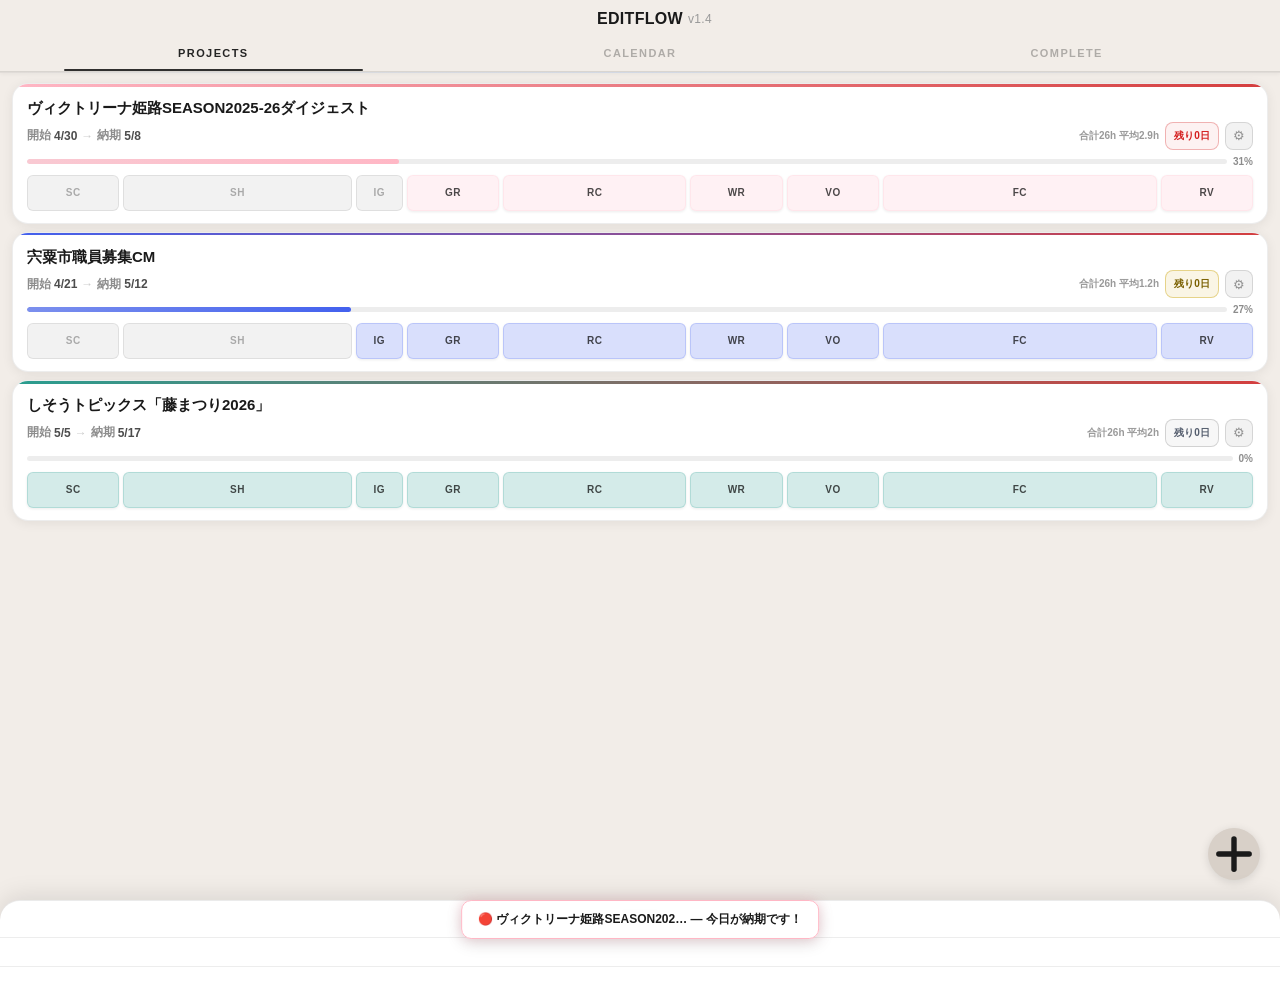
<file: v1.4/index.html>
<!DOCTYPE html>
<html lang="ja">
<head>
<meta charset="UTF-8">
<meta name="viewport" content="width=device-width, initial-scale=1, maximum-scale=1, viewport-fit=cover">
<meta name="apple-mobile-web-app-capable" content="yes">
<meta name="apple-mobile-web-app-status-bar-style" content="black-translucent">
<meta name="apple-mobile-web-app-title" content="EditFlow">
<meta name="theme-color" content="#06060d">
<title>EditFlow — 動画編集工程管理</title>
<link rel="icon" type="image/png" href="icon.png">
<link rel="apple-touch-icon-precomposed" sizes="180x180" href="icon.png">
<meta name="apple-mobile-web-app-title" content="EditFlow">
<style>@media (orientation:landscape){html{transform:rotate(0deg)}#app{display:flex;flex-direction:column;height:100%;overflow:hidden;}}

/* ═══════════════════════════════════════════════════════════
   EditFlow v1.4 — Design System
   Metallic dark UI inspired by industrial filmstrip aesthetic
═══════════════════════════════════════════════════════════ */

*,*::before,*::after{box-sizing:border-box;margin:0;padding:0;-webkit-tap-highlight-color:transparent}

:root{
  --bg-deepest:#f2ede8;
  --bg-deep:#ede8e2;
  --bg-base:#f8f5f2;
  --bg-elev1:#ffffff;
  --bg-elev2:#ffffff;
  --tx-hi:#1a1a1a;
  --tx:#333333;
  --tx-mid:#777777;
  --tx-low:#aaaaaa;
  --tx-faint:#cccccc;
  --red:#d42020; --red-hi:#e63030; --red-glow:rgba(200,40,40,0.25); --red-dim:#fde8e8;
  --orange:#c8a000; --orange-hi:#e6b800; --orange-glow:rgba(200,160,0,0.25); --orange-dim:#fefae0;
  --silver:#8a94a6; --silver-hi:#6b7280; --silver-glow:rgba(100,110,130,0.15); --silver-dim:#f3f4f6;
  --accent-blue:#2a5cbd;
  --accent-blue-glow:rgba(60,110,220,0.2);
  --sep:rgba(0,0,0,0.07);
  --sep-strong:rgba(0,0,0,0.14);
  --card-bg:#ffffff;
  --card-bg-brushed:none;
  --card-border:rgba(0,0,0,0.08);
  --card-shadow:0 2px 12px rgba(0,0,0,0.07),0 1px 3px rgba(0,0,0,0.04);
  --r:16px; --r-sm:8px; --r-lg:20px; --r-xl:24px;
}

html,body{
  height:100%;margin:0;padding:0;
  background:var(--bg-deepest);
  color:var(--tx);
  font-family:-apple-system,BlinkMacSystemFont,'Helvetica Neue','Hiragino Sans','Noto Sans JP',sans-serif;
  -webkit-font-smoothing:antialiased;
  -moz-osx-font-smoothing:grayscale;
  overscroll-behavior-y:contain;
}

body{
  background:var(--bg-deepest);
  min-height:100vh;
  min-height:100dvh;
}

/* ───── App Shell ───── */
#app{display:flex;flex-direction:column;height:100%;overflow:hidden;}

/* ───── Top Bar ───── */
.topbar{position:fixed;top:0;left:0;right:0;z-index:100;background:var(--bg-deepest);border-bottom:1px solid rgba(0,0,0,0.07);box-shadow:0 1px 4px rgba(0,0,0,0.05);padding:env(safe-area-inset-top) 0 0;}
.topbar::after{
  content:'';position:absolute;left:0;right:0;bottom:-1px;height:1px;
  background:linear-gradient(90deg,transparent,rgba(180,210,255,0.32) 50%,transparent);
}
.brand{
  position:relative;
  display:flex;align-items:center;justify-content:center;
  padding:6px 16px 5px;
  min-height:36px;
}
.brand-name{position:absolute;left:50%;transform:translateX(-50%);font-size:16px;font-weight:900;letter-spacing:.3px;color:#1a1a1a;white-space:nowrap;}
.brand-name em{color:#1a1a1a;font-style:normal;font-weight:900;}
.brand-version{position:absolute;left:calc(50% + 48px);font-size:12px;color:#999;font-weight:500;letter-spacing:.3px;white-space:nowrap;}

/* ───── Tabs ───── */
.tabs{
  display:flex;
  background:var(--bg-deepest);
  border-bottom:1px solid rgba(0,0,0,0.1);
}
.tab{
  flex:1;background:none;border:none;
  padding:12px 0;
  font:700 11px/1 -apple-system,sans-serif;
  letter-spacing:1.4px;
  color:rgba(0,0,0,0.28);
  cursor:pointer;position:relative;
  text-transform:uppercase;
}
.tab.on{color:rgba(0,0,0,0.85);}
.tab.on::after{content:'';position:absolute;bottom:0;left:15%;right:15%;height:2px;border-radius:1px;background:rgba(0,0,0,0.8);}

/* ───── Main scroll area ───── */
.main{flex:1;overflow-y:auto;overflow-x:hidden;-webkit-overflow-scrolling:touch;padding-bottom:calc(80px + env(safe-area-inset-bottom));position:relative;padding-top:calc(84px + env(safe-area-inset-top));}

/* ═══════════════════════════════════════════════
   PROJECT CARD
═══════════════════════════════════════════════ */
.cards-wrap{padding:8px 12px 6px;display:flex;flex-direction:column;}
.empty-state{
  text-align:center;
  padding:60px 20px 40px;
  color:var(--tx-low);
}
.empty-state-title{font-size:14px;font-weight:600;color:var(--tx-mid);margin-bottom:6px}
.empty-state-text{font-size:12px;line-height:1.6}

.pj{
  position:relative;
  border-radius:var(--r);
  overflow:hidden;
  background:#ffffff;
  border:1px solid rgba(0,0,0,0.07);
  box-shadow:0 2px 12px rgba(0,0,0,0.07);
  margin-bottom:8px;
}

.pj-accent{
  position:absolute;top:0;left:0;right:0;height:2.5px;z-index:5;
  pointer-events:none;
}
.pj-accent.red{
  background:linear-gradient(90deg,transparent 2%,#a80c0c 15%,#ff2424 50%,#a80c0c 85%,transparent 98%);
  box-shadow:0 0 18px rgba(232,28,28,0.8),0 0 6px rgba(255,75,75,0.95);
}
.pj-accent.orange{
  background:linear-gradient(90deg,transparent 2%,#9c4800 15%,#ff8e0e 50%,#9c4800 85%,transparent 98%);
  box-shadow:0 0 16px rgba(215,130,22,0.74),0 0 5px rgba(255,162,34,0.9);
}
.pj-accent.silver{
  background:linear-gradient(90deg,transparent 2%,#3e4462 15%,#8aa6c2 50%,#3e4462 85%,transparent 98%);
  box-shadow:0 0 8px rgba(118,150,208,0.4);
}

.pj-body{padding:14px 14px 12px;}
.pj-title{font-size:15px;font-weight:700;color:#1a1a1a;margin-bottom:4px;line-height:1.3;}
.pj-row{display:flex;align-items:center;justify-content:space-between;gap:6px;margin-bottom:6px;}
.pj-dates{display:flex;align-items:center;gap:3px;flex:1;min-width:0;font-size:12px;}
.pj-dates .lbl{color:rgba(0,0,0,0.45);font-weight:600;flex-shrink:0;}
.pj-dates .val{color:rgba(0,0,0,0.7);font-weight:600;flex-shrink:0;}
.pj-dates .arrow{color:var(--tx-faint);margin:0 3px;flex-shrink:0;font-size:12px}
.pj-dates .deadline-r{color:#ff4040;text-shadow:0 0 7px rgba(255,40,40,0.5)}
.pj-dates .deadline-o{color:#ff8e0e;text-shadow:0 0 7px rgba(255,142,14,0.45)}
.pj-dates .deadline-s{color:#9aa2b2}

/* Badge & gear: identical 28px height */
.pj-badge,.pj-gear{padding:0;width:28px;height:28px;border-radius:8px;background:rgba(0,0,0,0.05);border:1.5px solid rgba(0,0,0,0.12);font-size:13px;color:rgba(0,0,0,0.4);cursor:pointer;display:flex;align-items:center;justify-content:center;flex-shrink:0;}
.pj-badge:active,.pj-gear:active{opacity:0.6;}
.pj-badge{width:54px;padding:0;font-size:10px;font-weight:700;text-align:center;flex-shrink:0;box-sizing:border-box;height:28px;line-height:26px;border-radius:8px;border:1.5px solid;letter-spacing:.2px;}
.pj-gear{padding:0;width:28px;height:28px;border-radius:8px;background:rgba(0,0,0,0.05);border:1.5px solid rgba(0,0,0,0.12);font-size:13px;color:rgba(0,0,0,0.4);cursor:pointer;display:flex;align-items:center;justify-content:center;flex-shrink:0;}
.pj-badge.red{background:rgba(212,32,32,0.06);color:#d42020;border-color:rgba(210,32,32,0.3);}
.pj-badge.orange{background:rgba(200,160,0,0.10);color:#7a6000;border-color:rgba(200,160,0,0.4);}
.pj-badge.silver{background:rgba(0,0,0,0.03);color:#555e6e;border-color:rgba(0,0,0,0.15);}
.pj-badge.done{background:rgba(22,163,74,0.06);color:#16a34a;border-color:rgba(22,163,74,0.3);}
.pj-gear{padding:0;width:28px;height:28px;border-radius:8px;background:rgba(0,0,0,0.05);border:1.5px solid rgba(0,0,0,0.12);font-size:13px;color:rgba(0,0,0,0.4);cursor:pointer;display:flex;align-items:center;justify-content:center;flex-shrink:0;}

/* Step buttons */
.pj-steps{display:flex;gap:4px;margin-top:8px;}
.pj-step{
  flex:1;min-width:0;height:36px;
  border-radius:6px;border:1px solid transparent;
  font:700 10px/1 -apple-system,sans-serif;
  letter-spacing:.5px;cursor:pointer;
  transition:opacity .15s;
  -webkit-user-select:none;user-select:none;
}
.pj-step:active{transform:scale(0.92)}
.pj-step.done{
  background:rgba(0,0,0,0.05);
  border-color:rgba(0,0,0,0.08);
  color:rgba(0,0,0,0.3);
}
.pj-step.todo{
  background:var(--step-color,rgba(100,150,255,0.18));
  border-color:var(--step-color,rgba(100,150,255,0.3));
  color:rgba(0,0,0,0.7);
  box-shadow:0 1px 3px rgba(0,0,0,0.08);
}

/* ═══════════════════════════════════════════════
   FAB
═══════════════════════════════════════════════ */
.fab{
  position:fixed;right:20px;bottom:calc(20px + env(safe-area-inset-bottom));
  width:52px;height:52px;border-radius:50%;background:#d8d0c8;
  border:none;cursor:pointer;display:flex;align-items:center;justify-content:center;
  box-shadow:0 2px 10px rgba(0,0,0,0.12);z-index:100;
}
.fab:active{transform:scale(0.92)}
.fab svg{fill:none;stroke:#1a1a1a;stroke-width:2.5;stroke-linecap:round;}

/* ═══════════════════════════════════════════════
   CALENDAR
═══════════════════════════════════════════════ */
.cal-header{display:flex;align-items:center;justify-content:space-between;padding:10px 12px 8px;background:#f8f5f2;border-bottom:1px solid rgba(0,0,0,0.07);}
.cal-header::after{display:none;}
.cal-nav{display:flex;align-items:center;gap:14px}
.cal-arrow{background:none;border:none;font-size:20px;color:rgba(0,0,0,0.45);cursor:pointer;padding:0 8px;}
.cal-arrow:active{background:rgba(120,150,210,0.12)}
.cal-title{
  font-size:15px;font-weight:700;letter-spacing:-.2px;
  color:#dce8f8;
  font-variant-numeric:tabular-nums;
  min-width:80px;text-align:center;
}
.cal-edit-toggle{display:flex;align-items:center;gap:4px;background:#fff;border:1px solid rgba(0,0,0,0.12);border-radius:20px;padding:5px 10px;font:600 11px/1 -apple-system,sans-serif;color:#555;cursor:pointer;}
.cal-edit-toggle.on{background:#f0f4ff;border-color:rgba(42,92,189,0.3);color:#2a5cbd;}
.cal-edit-toggle .ic{font-size:11px}

.cal-edit-banner{
  padding:7px 14px;
  background:rgba(232,140,32,0.1);
  border-bottom:.5px solid rgba(255,168,52,0.2);
  font-size:10px;color:#ffaa44;
  display:flex;align-items:center;gap:6px;
}
.cal-edit-banner .ic{font-size:11px}

.cal-weekdays{
  display:grid;grid-template-columns:repeat(7,1fr);
  background:#f8f5f2;border-bottom:1px solid rgba(0,0,0,0.07);
}
.dh{text-align:center;font-size:10px;font-weight:700;color:rgba(0,0,0,0.35);padding:5px 0 4px;}
.cal-outer{
  position:relative;margin:8px 8px 0;
  border-radius:var(--r);
  background:#ffffff;
  border:1px solid rgba(0,0,0,0.07);
  box-shadow:0 2px 12px rgba(0,0,0,0.07);
  overflow:hidden;
}

.cal-grid{display:grid;grid-template-columns:repeat(7,1fr);column-gap:0;row-gap:0;position:relative;z-index:2}
.cal-day{
  position:relative;display:flex;align-items:flex-start;justify-content:center;
  padding-top:5px;background:transparent;cursor:default;overflow:hidden;
  border-right:.5px solid rgba(0,0,0,0.14);border-bottom:.5px solid rgba(0,0,0,0.14);
}
.cal-day.editable{cursor:pointer}
.cal-day.editable:active{background:rgba(120,160,220,0.12)}
.cal-day-num{font-size:13px;font-weight:500;color:rgba(0,0,0,0.5);position:relative;z-index:5;line-height:1;}
.cal-day.oth .cal-day-num{color:rgba(0,0,0,0.2);}
.cal-day.tod .cal-day-num{color:#1a1a1a;font-weight:800;}
.cal-day.deadline-red .cal-day-num{color:#d42020;font-weight:700;}
.cal-day.deadline-orange .cal-day-num{color:#c8a000;font-weight:700;}
.cal-day.deadline-silver .cal-day-num{color:#6b7280;font-weight:600;}
.cal-day.nonworking::before{content:'';position:absolute;inset:0;background:rgba(210,50,80,0.13);z-index:0;pointer-events:none;}
.cal-grid-wrap{position:relative}
.cal-bars-layer{position:absolute;top:0;left:0;right:0;bottom:0;z-index:3;overflow:hidden;pointer-events:none}


.gantt-scroll-wrap{
  overflow-x:auto;
  -webkit-overflow-scrolling:touch;
  width:100%;
}
.gantt-scroll-wrap::-webkit-scrollbar{height:3px}
.gantt-scroll-wrap::-webkit-scrollbar-track{background:rgba(255,255,255,0.04)}
.gantt-scroll-wrap::-webkit-scrollbar-thumb{background:rgba(120,160,220,0.3);border-radius:2px}
.gantt-ctrl{
  display:flex;align-items:center;justify-content:space-between;
  padding:6px 12px 4px;
}
.gantt-toggle{
  background:rgba(60,88,175,0.12);
  border:.5px solid rgba(60,88,175,0.28);
  border-radius:5px;
  padding:4px 10px;
  font:700 9px/1.3 -apple-system,sans-serif;
  color:#7088c0;
  cursor:pointer;
}
.gantt-toggle:active{opacity:0.7}
.gantt-card{
  margin:8px 8px;
  border-radius:var(--r);overflow:hidden;
  background:#ffffff;
  border:1px solid rgba(0,0,0,0.07);
  box-shadow:0 2px 12px rgba(0,0,0,0.07);
}

.gantt-body{padding:9px 12px 9px;position:relative;z-index:2}
.gantt-title{
  font:700 9px/1.4 -apple-system,sans-serif;
  color:var(--tx-low);
  text-transform:uppercase;letter-spacing:.9px;
  margin-bottom:6px;
}

/* ═══════════════════════════════════════════════
   SHEETS / MODALS (bottom sheets)
═══════════════════════════════════════════════ */
.sheet-overlay{position:fixed;inset:0;background:rgba(0,0,0,0.3);z-index:199;opacity:0;pointer-events:none;transition:opacity .2s;}
.sheet-overlay.on{opacity:1;pointer-events:auto}

.sheet{
  position:fixed;bottom:0;left:0;right:0;z-index:200;
  background:#ffffff;
  border-top:1px solid rgba(0,0,0,0.08);
  box-shadow:0 -4px 24px rgba(0,0,0,0.1);
  border-radius:20px 20px 0 0;
  max-height:92vh;display:flex;flex-direction:column;
  transform:translateY(100%);
  transition:transform .35s cubic-bezier(.32,.72,0,1);
}
.sheet.on{transform:translateY(0)}

.sheet-handle{width:36px;height:4px;border-radius:2px;background:rgba(0,0,0,0.15);margin:8px auto 0;}
.sheet-header{display:flex;align-items:center;padding:12px 14px;border-bottom:1px solid rgba(0,0,0,0.07);}
.sheet-back{background:none;border:none;color:#2a5cbd;font-size:12px;font-weight:600;cursor:pointer;padding:0;width:50px;white-space:nowrap;}
.sheet-title{font-size:14px;font-weight:700;color:#1a1a1a;text-align:center;flex:1;}
.sheet-action{
  background:none;border:none;
  color:var(--accent-blue);
  font:700 13px/1 -apple-system,sans-serif;
  cursor:pointer;padding:6px 0;
}
.sheet-action:disabled{opacity:0.4}
.sheet-action.danger{color:#e85050}
.sheet-content{flex:1;overflow-y:auto;padding:14px;-webkit-overflow-scrolling:touch;}

.sheet-section{
  margin-bottom:14px;
}
.sheet-section-label{font-size:11px;font-weight:700;color:#444;letter-spacing:.3px;margin:16px 0 6px;text-transform:none;}
.sheet-card{background:#f8f9fa;border-radius:12px;overflow:hidden;border:1px solid rgba(0,0,0,0.07);}
.sheet-subtitle{font-size:18px;font-weight:700;color:#1a1a1a;padding:12px 14px 4px;line-height:1.3;}

/* Form fields */
.form-row{
  display:flex;align-items:center;
  padding:11px 14px;gap:8px;
  border-bottom:.5px solid var(--sep);
}
.form-row:last-child{border-bottom:none}
.form-label{font-size:12px;font-weight:600;color:#555;width:56px;flex-shrink:0;}
.form-input,.form-select{flex:1;background:#f8f9fa;border:1px solid rgba(0,0,0,0.12);border-radius:8px;padding:8px 10px;font-size:13px;color:#1a1a1a;outline:none;}
.form-input::placeholder{color:rgba(72,95,165,0.42)}
.form-select{
  appearance:none;-webkit-appearance:none;
  cursor:pointer;
}
input[type="date"]{color-scheme:light}

/* Step row in editor */
.step-row{display:flex;align-items:center;gap:8px;padding:10px 12px;border-bottom:1px solid rgba(0,0,0,0.06);}
.step-row:last-child{border-bottom:none}
.step-drag{
  font-size:14px;color:rgba(72,95,165,0.4);
  flex-shrink:0;width:14px;text-align:center;
  cursor:grab;
  -webkit-user-select:none;user-select:none;
}
.step-row.dragging{opacity:0.4;background:rgba(60,90,180,0.12)}
.step-row.drag-over{border-top:2px solid rgba(120,180,255,0.6)}
.step-code{font:700 12px/1 -apple-system,sans-serif;color:#1a1a1a;min-width:24px;}
.step-names{
  flex:1;display:flex;flex-direction:column;gap:1px;
  min-width:0;
  padding-top:2px;
}
.step-jp{font-size:12px;color:#333;}
.step-en{
  font:400 9.5px/1.3 -apple-system,sans-serif;
  color:#46527a;
  white-space:nowrap;overflow:hidden;text-overflow:ellipsis;
}
.step-hours{display:flex;align-items:center;gap:2px;background:#ffffff;border:1px solid rgba(0,0,0,0.12);border-radius:6px;padding:0 5px;height:28px;flex-shrink:0;}
.step-hours input{width:24px;background:#ffffff;border:none;border-radius:4px;padding:2px 2px;font-size:13px;color:#1a1a1a;text-align:center;outline:none;}
.step-hours input::-webkit-outer-spin-button,
.step-hours input::-webkit-inner-spin-button{-webkit-appearance:none;margin:0}
.step-hours .h-suffix{font-size:12px;color:#888;background:transparent;border:none;padding:0;}
.step-delete{background:none;border:none;color:rgba(200,30,30,0.5);font-size:16px;cursor:pointer;padding:0 4px;}
.step-delete:active{background:rgba(232,90,90,0.12)}

/* Step done checkbox in settings */
.step-done-check{
  width:22px;height:22px;
  border-radius:50%;
  border:1.5px solid rgba(108,140,210,0.42);
  background:transparent;
  cursor:pointer;
  flex-shrink:0;
  display:flex;align-items:center;justify-content:center;
  transition:all .15s;
}
.step-done-check.on{
  background:linear-gradient(180deg,#22a854,#168038);
  border-color:rgba(48,180,90,0.7);
  box-shadow:0 0 6px rgba(48,180,90,0.4);
}
.step-done-check.on::after{
  content:'';
  width:8px;height:4px;
  border-left:1.5px solid #fff;
  border-bottom:1.5px solid #fff;
  transform:rotate(-45deg) translate(1px,-1px);
}

.total-row{
  display:flex;align-items:center;justify-content:space-between;
  padding:10px 14px;
  background:#eef2ff;
  border:1px solid rgba(42,92,189,0.2);
  border-radius:10px;
}
.total-row span{font-size:12px;font-weight:700;color:#2a5cbd;letter-spacing:.2px;}
.total-row .num{font-size:15px;font-weight:700;color:#2a5cbd;}

/* Preset selector */
.preset-list{display:flex;flex-direction:column;gap:6px;padding:8px 4px}
.preset-card{
  display:flex;align-items:center;gap:10px;
  padding:12px 14px;border-radius:10px;
  background:#f8f9fa;border:1px solid rgba(0,0,0,0.08);
  cursor:pointer;margin-bottom:6px;
}
.preset-card:active{transform:scale(0.98)}
.preset-card.on{
  background:#f0f4ff;border-color:rgba(42,92,189,0.35);
}
.preset-info{flex:1;min-width:0}
.preset-name{font-size:13px;font-weight:700;color:#1a1a1a;}
.preset-desc{font-size:11px;color:#777;}
.preset-meta{
  font:600 9px/1.3 -apple-system,sans-serif;
  color:var(--tx-faint);
  flex-shrink:0;
  padding-left:6px;
}
.preset-radio{width:18px;height:18px;border-radius:50%;border:2px solid rgba(0,0,0,0.2);flex-shrink:0;}
.preset-card.on .preset-radio{border-color:#2a5cbd;}
.preset-card.on .preset-radio::after{content:'';display:block;width:8px;height:8px;border-radius:50%;background:#2a5cbd;margin:3px;}

/* Action buttons */
.btn{
  display:flex;align-items:center;justify-content:center;
  border:.5px solid;border-radius:8px;
  font:700 12px/1.2 -apple-system,sans-serif;
  cursor:pointer;
  -webkit-user-select:none;user-select:none;
  transition:all .15s;
  padding:10px 14px;
  gap:5px;
  width:100%;
}
.btn:active{transform:scale(0.98)}
.btn-secondary{
  background:#f4f5f7;color:#444;
  border-color:rgba(0,0,0,0.12);
  box-shadow:0 1px 3px rgba(0,0,0,0.06);
}

.btn-primary{
  background:linear-gradient(180deg,#2a5cbd 0%,#1e4aaa 100%);
  color:#ffffff;border-color:rgba(30,74,170,0.6);
  box-shadow:0 2px 8px rgba(30,74,170,0.3);
}

.btn-danger{
  background:#fff0f0;color:#d42020;
  border-color:rgba(210,32,32,0.3);
}

.sheet-footer{padding:10px 14px calc(10px + env(safe-area-inset-bottom));border-top:1px solid rgba(0,0,0,0.07);display:flex;flex-direction:column;gap:8px;}

/* Add Step modal: choose existing or create new */
.add-mode-tabs{display:flex;background:#f0f0f0;border-radius:8px;padding:3px;margin-bottom:14px;}
.add-mode-tab{flex:1;padding:7px;background:none;border:none;font:600 12px/1 -apple-system,sans-serif;color:#aaa;cursor:pointer;border-radius:6px;transition:background .15s,color .15s;}
.add-mode-tab.on{background:#ffffff;color:#2a5cbd;font-weight:700;box-shadow:0 1px 4px rgba(0,0,0,0.1);}

.lib-step{display:flex;align-items:center;gap:10px;padding:10px 12px;border-bottom:1px solid rgba(0,0,0,0.06);cursor:pointer;}
.lib-step:last-child{border-bottom:none}
.lib-step:active{background:rgba(60,90,180,0.18)}
.lib-step .arrow{font-size:12px;color:#465878}

/* Settings list (in main settings) */
.settings-row{
  display:flex;align-items:center;justify-content:space-between;
  padding:13px 14px;
  border-bottom:.5px solid var(--sep);
  cursor:pointer;
  transition:background .15s;
}
.settings-row:last-child{border-bottom:none}
.settings-row:active{background:rgba(60,90,180,0.1)}
.settings-row-label{font-size:13px;color:#333;flex:1;}
.settings-row-value{font-size:13px;color:#777;}

/* Number stepper for max hours */
.stepper{
  display:flex;align-items:center;gap:0;
  background:rgba(80,108,188,0.1);
  border:.5px solid rgba(80,108,188,0.26);
  border-radius:7px;
  padding:0;
  height:30px;
  overflow:hidden;
}
.stepper button{
  background:none;border:none;color:#90a4d0;
  width:28px;height:28px;
  font:700 14px/1 -apple-system,sans-serif;
  cursor:pointer;
  display:flex;align-items:center;justify-content:center;
}
.stepper button:active{background:rgba(80,108,188,0.25)}
.stepper input{
  width:38px;
  background:none;border:none;outline:none;
  color:#dce8f8;
  font:700 12px/1 -apple-system,sans-serif;
  text-align:center;
  font-variant-numeric:tabular-nums;
  -moz-appearance:textfield;
}
.stepper input::-webkit-outer-spin-button,
.stepper input::-webkit-inner-spin-button{-webkit-appearance:none;margin:0}

/* Toast / alerts */
.toast{position:fixed;bottom:calc(80px + env(safe-area-inset-bottom));left:50%;transform:translateX(-50%) translateY(10px);background:rgba(0,0,0,0.75);color:#fff;padding:8px 18px;border-radius:20px;font-size:12px;font-weight:600;opacity:0;transition:opacity .2s,transform .2s;pointer-events:none;white-space:nowrap;}
.toast.on{opacity:1;transform:translateX(-50%) translateY(0);}

/* Scrollbar styling */
.main::-webkit-scrollbar,.sheet-content::-webkit-scrollbar{width:0;display:none}

/* Tap target sizing for mobile */
@media (pointer:coarse){
  .pj-step{min-width:32px;height:28px;font-size:10px}
}

/* ── COMPLETE tab & card ── */
.pj.completed{opacity:0.75;}
.pj.completed .pj-body,.pj.completed .pj-accent{filter:grayscale(1);}
.stamp-overlay{position:absolute;inset:0;display:flex;align-items:center;justify-content:center;z-index:20;pointer-events:none;}
.stamp-svg{width:120px;height:120px;transform:scale(0) rotate(-25deg);opacity:0;transition:none;}
.stamp-svg.animate{animation:stampIn .4s cubic-bezier(.25,.46,.45,.94) forwards;}
@keyframes stampIn{
  0%{transform:scale(2.5) rotate(-25deg);opacity:0;}
  60%{transform:scale(0.9) rotate(-8deg);opacity:1;}
  80%{transform:scale(1.05) rotate(-10deg);opacity:1;}
  100%{transform:scale(1) rotate(-10deg);opacity:1;}
}
.card-exit{animation:cardExit .5s ease-in forwards;}
@keyframes cardExit{
  0%{transform:translateX(0);opacity:1;max-height:200px;}
  100%{transform:translateX(110%);opacity:0;max-height:0;margin:0;padding:0;}
}
</style>
</head>
<body>
<div id="app">
  <header class="topbar">
    <div class="brand">
      <div class="brand-name">EDIT<em>FLOW</em></div>
      <div class="brand-version">v1.4</div>
    </div>
    <nav class="tabs" role="tablist">
      <button class="tab on" data-view="projects" role="tab">PROJECTS</button>
      <button class="tab" data-view="calendar" role="tab">CALENDAR</button>
      <button class="tab" data-view="complete" role="tab">COMPLETE</button>
    </nav>
  </header>
  <main class="main" id="main"></main>
  <button class="fab" id="fab" aria-label="新規プロジェクト">
    <svg viewBox="0 0 24 24"><line x1="12" y1="5" x2="12" y2="19"/><line x1="5" y1="12" x2="19" y2="12"/></svg>
  </button>
  <div class="sheet-overlay" id="sheetOverlay"></div>
  <div class="sheet" id="sheet">
    <div class="sheet-handle"></div>
    <div class="sheet-header" id="sheetHeader"></div>
    <div class="sheet-content" id="sheetContent"></div>
    <div class="sheet-footer" id="sheetFooter"></div>
  </div>
  <div class="toast" id="toast"></div>
</div>

<script>
'use strict';

/* ═══════════════════════════════════════════════
   CONSTANTS & DEFAULTS
═══════════════════════════════════════════════ */
const STORAGE_KEY = 'editflow_state_v1_4';
const APP_VERSION = '1.4';

// Set to a YYYY-MM-DD string to force a specific "today" for demo
// Set to null to use the real current date
const TODAY_OVERRIDE = null;

const DEFAULT_STEP_CODES = ['SC', 'SH', 'IG', 'GR', 'RC', 'WR', 'VO', 'FC', 'RV'];
const DEFAULT_STEP_LIBRARY = [
  { code:'SC', jp:'構成',                   en:'Scripting',       defaultHours:2 },
  { code:'SH', jp:'撮影',                   en:'Shooting',        defaultHours:5 },
  { code:'IG', jp:'素材取り込み',           en:'Ingest',          defaultHours:1 },
  { code:'GR', jp:'カラーグレーディング',   en:'Color Grading',   defaultHours:2 },
  { code:'RC', jp:'仮編集',                 en:'Rough Cut',       defaultHours:4 },
  { code:'WR', jp:'ナレーション原稿作成',   en:'Writing',         defaultHours:2 },
  { code:'VO', jp:'ナレーション収録',       en:'VO Recording',    defaultHours:2 },
  { code:'FC', jp:'本編集',                 en:'Fine Cut',        defaultHours:6 },
  { code:'RV', jp:'修正',                   en:'Revision',        defaultHours:2 }
];

function makeStepInstance(libStep, hours, done){
  return {
    code: libStep.code,
    jp:   libStep.jp,
    en:   libStep.en,
    hours: (hours == null ? libStep.defaultHours : hours),
    done:  !!done
  };
}

const PRESET_COLORS = ['#2a9d8f','#9b5de5','#4361ee','#06d6a0','#f72585','#6b7280','#0ea5e9','#84cc16','#ec4899','#8b5cf6'];
const DEFAULT_PRESET_COLORS = {'preset_shisou':'#2a9d8f','preset_kagayaite':'#9b5de5','preset_cm':'#4361ee'};
const DEFAULT_PRESETS = [
  {
    id:'preset_shisou',
    name:'しそうトピックス',
    description:'しそうチャンネル',
    titleTemplate:'しそうトピックス「{cursor}」',
    color:'#2a9d8f',
    steps: DEFAULT_STEP_LIBRARY.map(s => makeStepInstance(s))
  },
  {
    id:'preset_kagayaite',
    name:'いま、輝いてます。',
    description:'WINK姫路ケーブルテレビ',
    titleTemplate:'いま、輝いてます。「{cursor}」',
    color:'#9b5de5',
    steps: DEFAULT_STEP_LIBRARY.map(s => makeStepInstance(s))
  },
  {
    id:'preset_cm',
    name:'CM・ショート',
    description:'',
    color:'#4361ee',
    steps: DEFAULT_STEP_LIBRARY.map(s => makeStepInstance(s))
  }
];

const DEFAULT_NON_WORKING_DATES = [];
const DEFAULT_MAX_HOURS = 8;

/* ═══════════════════════════════════════════════
   STATE
═══════════════════════════════════════════════ */
let state = loadState();

function calcProgress(p){
  const total = p.steps.reduce((s,st) => s + (st.hours||0), 0);
  const done  = p.steps.filter(st => st.done).reduce((s,st) => s + (st.hours||0), 0);
  const pct   = total > 0 ? Math.round(done / total * 100) : 0;
  let avgPerDay = null;
  if (p.startDate && p.deadline){
    const days = Math.max(1, Math.round((new Date(p.deadline) - new Date(p.startDate)) / 86400000) + 1);
    avgPerDay = Math.round(total / days * 10) / 10;
  }
  return {total, done, pct, avgPerDay};
}

function makeDemoProjects(){
  return [
    {
      id:'proj_demo_1',
      title:'ヴィクトリーナ姫路SEASON2025-26ダイジェスト',
      startDate:'2026-04-30',
      deadline:'2026-05-08',
      color:'#ffb7c5',
      presetId:null,
      steps: DEFAULT_STEP_LIBRARY.map((s,i) => makeStepInstance(s, s.defaultHours, i < 3))
    },
    {
      id:'proj_demo_2',
      title:'宍粟市職員募集CM',
      startDate:'2026-04-21',
      deadline:'2026-05-12',
      color:'#4361ee',
      presetId:'preset_cm',
      steps: DEFAULT_STEP_LIBRARY.map((s,i) => makeStepInstance(s, s.defaultHours, i < 2))
    },
    {
      id:'proj_demo_3',
      title:'しそうトピックス「藤まつり2026」',
      startDate:'2026-05-05',
      deadline:'2026-05-17',
      color:'#2a9d8f',
      presetId:'preset_shisou',
      steps: DEFAULT_STEP_LIBRARY.map(s => makeStepInstance(s, s.defaultHours, false))
    }
  ];
}

function loadState(){
  try {
    const raw = localStorage.getItem(STORAGE_KEY);
    if (raw){
      const s = JSON.parse(raw);
      if (s && s.version === APP_VERSION && s.projects && s.presets){
        s.presets.forEach(p => { if (!p.color) p.color = DEFAULT_PRESET_COLORS[p.id] || '#6b7280'; });
        s.projects.forEach(p => { if (!p.color){ const pr = s.presets.find(r=>r.id===p.presetId); p.color = pr?(pr.color||'#6b7280'):'#6b7280'; } });
        if (!s.customColors) s.customColors = [];
        return s;
      }
    }
  } catch(e){
    console.warn('Failed to load state, using defaults', e);
  }
  return {
    version: APP_VERSION,
    projects: makeDemoProjects(),
    presets: DEFAULT_PRESETS.map(p => ({...p, steps: p.steps.map(s => ({...s}))})),
    stepLibrary: DEFAULT_STEP_LIBRARY.map(s => ({...s})),
    nonWorkingDates: [...DEFAULT_NON_WORKING_DATES],
    maxHoursPerDay: DEFAULT_MAX_HOURS,
    customColors: []
  };
}

function saveState(){
  try{
    localStorage.setItem(STORAGE_KEY, JSON.stringify(state));
  } catch(e){
    console.warn('Failed to save state', e);
  }
}

function resetState(){
  localStorage.removeItem(STORAGE_KEY);
  state = loadState();
  saveState();
}

/* ═══════════════════════════════════════════════
   UI STATE
═══════════════════════════════════════════════ */
const ui = {
  view: 'projects', // 'projects' | 'calendar'
  calMonth: null,   // {y, m} — current viewed month
  calEditMode: false,
  ganttFullMode: false,
  sheetOpen: false,
  sheetStack: [], // for nested sheets
};

/* ═══════════════════════════════════════════════
   DATE UTILITIES
═══════════════════════════════════════════════ */
function getTodayDate(){
  if (TODAY_OVERRIDE){
    const [y,m,d] = TODAY_OVERRIDE.split('-').map(Number);
    return new Date(y, m-1, d);
  }
  return new Date();
}

function getTodayStr(){ return dateToStr(getTodayDate()); }

function dateToStr(d){
  const y = d.getFullYear();
  const m = String(d.getMonth()+1).padStart(2,'0');
  const day = String(d.getDate()).padStart(2,'0');
  return `${y}-${m}-${day}`;
}

function strToDate(s){
  if (!s) return null;
  const [y,m,d] = s.split('-').map(Number);
  return new Date(y, m-1, d);
}

function addDays(d, n){
  const r = new Date(d);
  r.setDate(r.getDate()+n);
  return r;
}

function daysBetween(s1, s2){
  return Math.round((strToDate(s2) - strToDate(s1)) / 86400000);
}

function fmtMd(s){
  if (!s) return '—';
  const d = strToDate(s);
  return `${d.getMonth()+1}/${d.getDate()}`;
}

function isNonWorking(dateStr){
  return state.nonWorkingDates.includes(dateStr);
}

/* ═══════════════════════════════════════════════
   SCHEDULING ALGORITHM
   — Sequentially schedules remaining work for each project
   — Most-urgent (earliest deadline) goes first
   — Skips non-working days
   — Honors maxHoursPerDay
═══════════════════════════════════════════════ */
function computeSchedule(){
  // Sort by deadline ascending, with completion check
  const projects = state.projects.map(p => ({...p, steps: p.steps.map(s => ({...s}))}));

  // Pre-compute remaining hours and total hours
  for (const p of projects){
    p.remainingHours = p.steps.filter(s => !s.done).reduce((sum,s) => sum + (Number(s.hours)||0), 0);
    p.totalHours     = p.steps.reduce((sum,s) => sum + (Number(s.hours)||0), 0);
    p.isComplete     = p.remainingHours === 0;
  }

  // Sort: incomplete first by deadline; complete last
  projects.sort((a,b) => {
    if (a.isComplete && !b.isComplete) return 1;
    if (!a.isComplete && b.isComplete) return -1;
    return strToDate(a.deadline) - strToDate(b.deadline);
  });

  // Assign urgency colors based on order (only for incomplete)
  let colorIdx = 0;
  let lastDeadline = null;
  for (const p of projects){
    if (p.isComplete){
      p.urgencyColor = 'silver';
    } else {
      // 同じ納期日は全員同じcolor（最近納期グループは全員red）
      // Advance colorIdx only when deadline changes
      if (lastDeadline !== null && p.deadline !== lastDeadline) colorIdx++;
      p.urgencyColor = colorIdx === 0 ? 'red' : (colorIdx === 1 ? 'orange' : 'silver');
      lastDeadline = p.deadline;
    }
  }

  // Schedule sequentially
  const todayStr = getTodayStr();
  let cursor = strToDate(todayStr);

  for (const p of projects){
    if (p.isComplete){
      p.computedStart = null;
      p.computedEnd   = null;
      continue;
    }

    // Start from max(cursor, today) — never schedule in the past
    let workDate = new Date(cursor);
    let hoursLeft = p.remainingHours;
    let firstWork = null;
    let lastWork  = null;
    let safetyCounter = 0;

    while (hoursLeft > 0 && safetyCounter < 365){
      const ds = dateToStr(workDate);
      if (!isNonWorking(ds)){
        const h = Math.min(hoursLeft, state.maxHoursPerDay);
        if (!firstWork) firstWork = ds;
        lastWork = ds;
        hoursLeft -= h;
      }
      workDate = addDays(workDate, 1);
      safetyCounter++;
    }

    p.computedStart = firstWork;
    p.computedEnd   = lastWork;

    // Move cursor past this project's last working day
    cursor = addDays(strToDate(lastWork), 1);
  }

  // Compute additional flags: days remaining, overdue
  for (const p of projects){
    if (p.isComplete){
      p.daysToDeadline = 0;
      p.isOverdue = false;
    } else {
      p.daysToDeadline = Math.max(0, daysBetween(todayStr, p.deadline));
      p.isOverdue = (p.computedEnd && strToDate(p.computedEnd) > strToDate(p.deadline)) ||
                    strToDate(p.deadline) < strToDate(todayStr);
    }
  }

  return projects;
}

/* ═══════════════════════════════════════════════
   CALENDAR GRID UTILITIES
═══════════════════════════════════════════════ */
function getCalendarGrid(year, month){
  // month: 0-11
  // Returns { days: [{date, day, isOtherMonth, ...}, ...x42], rows: 6 }
  const firstOfMonth = new Date(year, month, 1);
  const startDate = addDays(firstOfMonth, -firstOfMonth.getDay()); // Go back to Sunday
  const days = [];
  const todayStr = getTodayStr();
  for (let i=0; i<42; i++){
    const d = addDays(startDate, i);
    const ds = dateToStr(d);
    days.push({
      date: ds,
      day: d.getDate(),
      dayOfWeek: d.getDay(),
      isOtherMonth: d.getMonth() !== month,
      isToday: ds === todayStr,
      isNonWorking: isNonWorking(ds)
    });
  }
  return { days, rows: 6 };
}

/* Generate SVG bar segments for projects in current month */
function colorForUrgency(urg, isNW){
  const t = {
    red:    { lt:'rgba(215,52,52,0.92)',  dk:'rgba(118,12,12,0.92)' },
    orange: { lt:'rgba(212,102,16,0.92)', dk:'rgba(98,42,4,0.92)' },
    silver: { lt:'rgba(155,158,165,0.92)',dk:'rgba(62,64,72,0.92)' }
  };
  return isNW ? t[urg].dk : t[urg].lt;
}

function renderProjects(){
  const projects = computeSchedule().filter(p => !p.completedAt);
  const main = document.getElementById('main');

  if (projects.length === 0){
    main.innerHTML = `<div class="empty-state">
      <div class="empty-state-title">プロジェクトがありません</div>
      <div class="empty-state-text">右下の「＋」ボタンから<br>新規プロジェクトを作成してください</div>
    </div>`;
    return;
  }

  const html = `<div class="cards-wrap">${projects.map(renderProjectCard).join('')}</div>`;
  main.innerHTML = html;
}

function renderProjectCard(p){
  const c = p.urgencyColor;
  const totalHours = p.totalHours || 0;

  const stepsHtml = p.steps.map(s => {
    const flex = Math.max(1, Number(s.hours)||1);
    const cls  = s.done ? 'done' : 'todo';
    return `<button class="pj-step ${cls}" style="flex:${flex}" data-act="toggleStep" data-pid="${p.id}" data-code="${escapeAttr(s.code)}" title="${escapeAttr(s.jp)} ${s.hours}h">${escapeHtml(s.code)}</button>`;
  }).join('');

  const badgeText = p.isComplete ? '完了' : `残り${p.daysToDeadline}日`;
  const badgeClass = p.isComplete ? 'done' : c;
  const deadlineCls = p.isComplete ? '' : `deadline-${c}`;
  const {total: _cTotal, pct: _cPct, avgPerDay: _cAvg} = calcProgress(p);
  const progressStr = `${_cTotal}h・${_cPct}%`;

  const accentCol = p.color || '#6b7280';
  const _days = p.daysToDeadline != null ? p.daysToDeadline : 999;
  const _endCol = _days <= 3 ? 'rgba(210,52,52,0.95)' : _days <= 7 ? 'rgba(200,160,0,0.95)' : accentCol;
  const accentStyle = `background:linear-gradient(90deg,${accentCol} 0%,${_endCol} 100%);box-shadow:none`;
  return `<div class="pj" data-pid="${p.id}">
    <div class="pj-accent" style="${accentStyle}"></div>
    <div class="pj-body">
      <div class="pj-title">${escapeHtml(p.title)}</div>
      <div class="pj-row" style="gap:6px">
        <div class="pj-dates" style="gap:3px">
          <span class="lbl">開始</span><span class="val">${fmtMd(p.startDate)}</span>
          <span class="arrow" style="margin:0 1px">→</span>
          <span class="lbl">納期</span><span class="val ${deadlineCls}">${fmtMd(p.deadline)}</span>
        </div>
        <div style="font-size:10px;font-weight:600;color:rgba(0,0,0,0.4);white-space:nowrap;text-align:right;flex-shrink:0">合計${_cTotal}h${_cAvg!=null?`  平均${_cAvg}h`:''}</div>
        ${p.isComplete && !p.completedAt
    ? `<button class="pj-badge done" data-act="completeProject" data-pid="${p.id}" style="cursor:pointer">完了</button>`
    : p.completedAt
    ? `<div class="pj-badge done" style="cursor:default">納品済</div>`
    : `<div class="pj-badge ${badgeClass}">${badgeText}</div>`}
        <button class="pj-gear" data-act="openSettings" data-pid="${p.id}" aria-label="工程設定">⚙</button>
      </div>
      <div style="display:flex;align-items:center;gap:6px;margin:4px 0 2px">
        <div style="flex:1;height:5px;border-radius:3px;background:rgba(0,0,0,0.07);overflow:hidden">
          <div style="height:100%;width:${_cPct}%;border-radius:3px;background:linear-gradient(90deg,${accentCol}aa,${accentCol});transition:width .3s"></div>
        </div>
        <span style="font-size:10px;font-weight:700;color:rgba(0,0,0,0.45);white-space:nowrap;flex-shrink:0">${_cPct}%</span>
      </div>
      <div class="pj-steps" style="--step-color:${accentCol}33">${stepsHtml}</div>
    </div>
  </div>`;
}

/* ═══════════════════════════════════════════════
   VIEW: CALENDAR
═══════════════════════════════════════════════ */
function renderComplete(){
  const main = document.getElementById('main');
  const completed = state.projects.filter(p => p.completedAt);
  if (completed.length === 0){
    main.innerHTML = `<div class="empty-state">
      <div class="empty-state-title">完了したプロジェクトはありません</div>
      <div class="empty-state-text">完了したプロジェクトがここに表示されます</div>
    </div>`;
    return;
  }
  const cs = computeSchedule();
  main.innerHTML = `<div class="cards-wrap">${completed.map(p => {
    const cp = cs.find(q=>q.id===p.id)||{...p,urgencyColor:'silver',daysToDeadline:0,isComplete:true,totalHours:p.steps.reduce((s,st)=>s+(st.hours||0),0),remainingHours:0};
    return renderProjectCard(cp);
  }).join('')}</div>`;
  // Apply completed styling
  main.querySelectorAll('.pj').forEach(el => {
    el.classList.add('completed');
    // Disable step buttons
    el.querySelectorAll('.pj-step').forEach(btn => {
      btn.disabled = true;
      btn.style.pointerEvents = 'none';
    });
    // Add background stamp
    const stampBg = document.createElement('div');
    stampBg.style.cssText = 'position:absolute;inset:0;display:flex;align-items:center;justify-content:center;pointer-events:none;z-index:0;opacity:0.15;transform:rotate(-10deg);';
    stampBg.innerHTML = '<svg viewBox="0 0 120 120" width="110" height="110"><circle cx="60" cy="60" r="54" fill="none" stroke="#cc0000" stroke-width="6" stroke-dasharray="4,3"/><circle cx="60" cy="60" r="46" fill="none" stroke="#cc0000" stroke-width="3"/><text x="60" y="52" text-anchor="middle" font-family="-apple-system,sans-serif" font-size="11" font-weight="700" fill="#cc0000" letter-spacing="2">DELIVERED</text><text x="60" y="75" text-anchor="middle" font-family="-apple-system,sans-serif" font-size="26" font-weight="900" fill="#cc0000">納品</text></svg>';
    el.style.position = 'relative';
    el.insertBefore(stampBg, el.firstChild);
  });
}

function renderCalendar(){
  const projects = computeSchedule();
  const main = document.getElementById('main');

  if (!ui.calMonth){
    const t = getTodayDate();
    ui.calMonth = { y:t.getFullYear(), m:t.getMonth() };
  }
  const {y, m} = ui.calMonth;
  const grid = getCalendarGrid(y, m);

  const BAR_H   = 14;
  const GLOSS_H = 5;
  const R       = 5;
  const GAP     = 4;
  const SLOT_H  = BAR_H + GAP;
  const BOT_PAD = 3;
  const TOP_PAD = 22; // date number area height

  const dlMap = new Map();
  for (const p of projects) if (!p.isComplete) dlMap.set(p.deadline, p.urgencyColor);

  // Active projects sorted by deadline ascending (nearest=index0)
  // Include completed projects in calendar (shown in monochrome)
  const activeForBars = projects
    .filter(p => p.startDate && p.deadline && !p.completedAt)
    .sort((a,b) => strToDate(a.deadline) - strToDate(b.deadline));

  function hexRgb(hex){
    const h=(hex||'#6b7280').replace('#','');
    return [parseInt(h.slice(0,2),16)||107, parseInt(h.slice(2,4),16)||114, parseInt(h.slice(4,6),16)||128];
  }

  function urgencyFromColor(uc){
    if (uc==='red')    return {border:'rgba(210,52,52,0.9)',text:'rgba(180,20,20,1)',bg:'rgba(255,230,230,0.9)'};
    if (uc==='orange') return {border:'rgba(190,96,0,0.9)',text:'rgba(160,72,0,1)',bg:'rgba(255,243,220,0.9)'};
    return null;
  }
  function dlUrgency(sortedIdx){
    if (sortedIdx===0) return {border:'rgba(210,52,52,0.9)',text:'rgba(180,20,20,1)',bg:'rgba(255,230,230,0.9)'};
    if (sortedIdx===1) return {border:'rgba(190,96,0,0.9)',text:'rgba(160,72,0,1)',bg:'rgba(255,243,220,0.9)'};
    return null;
  }

  function makeBarDiv(x1pct, wpct, barY, r,g,b, tl,tr,br,bl, opacity){
    const fill = `rgba(${r},${g},${b},${opacity||0.75})`;
    const brad = `${tl}px ${tr}px ${br}px ${bl}px`;
    const bar   = `<div style="position:absolute;top:${barY}px;left:${x1pct.toFixed(3)}%;width:${wpct.toFixed(3)}%;height:${BAR_H}px;background:${fill};border-radius:${brad};box-sizing:border-box"></div>`;
    const gloss = `<div style="position:absolute;top:${barY}px;left:${x1pct.toFixed(3)}%;width:${wpct.toFixed(3)}%;height:${GLOSS_H}px;background:linear-gradient(180deg,rgba(255,255,255,0.25),rgba(255,255,255,0));border-radius:${tl}px ${tr}px 0 0;pointer-events:none"></div>`;
    return bar + gloss;
  }

  // ── 各行のスロット割り当てを事前計算 ──
  // rowSlotMap[row][barIndex] = slotNumber
  const rowSlotMap = [];
  const rowMaxSlots = [];

  for (let row = 0; row < 6; row++){
    const rowDays  = grid.days.slice(row*7, row*7+7);
    const rowStart = strToDate(rowDays[0].date);
    const rowEnd   = strToDate(rowDays[6].date);

    // この行に表示されるバーと列範囲を収集
    const rowBars = [];
    activeForBars.forEach((p, gi) => {
      const ps = strToDate(p.startDate);
      const pe = strToDate(p.deadline);
      if (pe < rowStart || ps > rowEnd) return;
      const isProjStart = ps >= rowStart && ps <= rowEnd;
      const isProjEnd   = pe >= rowStart && pe <= rowEnd;
      const colStart = isProjStart ? rowDays.findIndex(d => d.date === p.startDate) : 0;
      const colEnd   = isProjEnd   ? rowDays.findIndex(d => d.date === p.deadline)  : 6;
      rowBars.push({gi, p, colStart, colEnd});
    });

    // 納期が遠い順（降順）にソート → 下スロットから割り当て
    rowBars.sort((a,b) => strToDate(b.p.deadline) - strToDate(a.p.deadline));

    // 区間スケジューリング: 重ならないバーは同じスロット
    const slots = []; // slots[k] = [{colStart,colEnd}]
    const assignment = new Map(); // gi → slotNumber
    for (const {gi, colStart, colEnd} of rowBars){
      let placed = false;
      for (let k = 0; k < slots.length; k++){
        const overlaps = slots[k].some(s => !(colEnd < s.colStart || colStart > s.colEnd));
        if (!overlaps){
          slots[k].push({colStart, colEnd});
          assignment.set(gi, k);
          placed = true;
          break;
        }
      }
      if (!placed){
        slots.push([{colStart, colEnd}]);
        assignment.set(gi, slots.length - 1);
      }
    }

    rowSlotMap.push(assignment);
    rowMaxSlots.push(Math.max(1, slots.length));
  }

  const maxSlots = Math.max(1, ...rowMaxSlots);
  const cellH = TOP_PAD + maxSlots * SLOT_H + BOT_PAD;

  let overlayBars = '';

  activeForBars.forEach((p, gi) => {
    const ps = strToDate(p.startDate);
    const pe = strToDate(p.deadline);
    const calStart = strToDate(grid.days[0].date);
    const calEnd   = strToDate(grid.days[41].date);
    if (pe < calStart || ps > calEnd) return;

    // Completed projects: monochrome gray
    const [r,g,b] = p.completedAt
      ? [130, 130, 130]
      : hexRgb(p.color || '#6b7280');
    const barOpacity = p.completedAt ? 0.4 : 0.75;
    const urg = urgencyFromColor(p.urgencyColor);
    const dlBorderCol = urg ? urg.border : `rgba(${r},${g},${b},0.85)`;
    const dlTextCol   = urg ? urg.text   : `rgba(${Math.round(r*0.55)},${Math.round(g*0.55)},${Math.round(b*0.55)},1)`;
    const dlBgCol     = urg ? urg.bg     : `rgba(${Math.round(r*0.85)},${Math.round(g*0.85)},${Math.round(b*0.85)},0.22)`;

    let titleDone = false;

    for (let row = 0; row < 6; row++){
      const rowDays  = grid.days.slice(row*7, row*7+7);
      const rowStart = strToDate(rowDays[0].date);
      const rowEnd   = strToDate(rowDays[6].date);
      if (pe < rowStart || ps > rowEnd) continue;

      const isProjStart = ps >= rowStart && ps <= rowEnd;
      const isProjEnd   = pe >= rowStart && pe <= rowEnd;
      const sCol = isProjStart ? rowDays.findIndex(d => d.date === p.startDate) : 0;
      const eCol = isProjEnd   ? rowDays.findIndex(d => d.date === p.deadline)  : 6;

      // スロット番号 → Y座標（slot0=最下段, slot高=上）
      const rowSlot = rowSlotMap[row].get(gi) ?? 0;
      const barY = row * cellH + cellH - BOT_PAD - BAR_H - rowSlot * SLOT_H;

      // 納期セル左端（タイトルclip用）
      const dlX = eCol / 7 * 100;

      if (isProjEnd){
        const dlW = 1 / 7 * 100;
        const bx1 = (isProjStart ? sCol : 0) / 7 * 100;
        const bx2 = dlX;

        // 本体バー
        if (bx2 > bx1){
          const tl = isProjStart ? R : 0;
          overlayBars += makeBarDiv(bx1, bx2-bx1, barY, r,g,b, tl,0,0,tl, barOpacity);
        }
        // 納期セル
        const dlTl = (isProjStart && sCol===eCol) ? R : 0;
        overlayBars += `<div style="position:absolute;top:${barY}px;left:${dlX.toFixed(3)}%;width:${dlW.toFixed(3)}%;height:${BAR_H}px;background:${dlBgCol};border-radius:${dlTl}px ${R}px ${R}px ${dlTl}px;border:2px solid ${dlBorderCol};box-sizing:border-box;display:flex;align-items:center;justify-content:center;z-index:10"><span style="font-size:9px;font-weight:800;color:${dlTextCol};line-height:1;text-shadow:none">納期</span></div>`;

      } else {
        const bx1 = (isProjStart ? sCol : 0) / 7 * 100;
        const bx2 = (eCol+1) / 7 * 100;
        const tl  = isProjStart ? R : 0;
        overlayBars += makeBarDiv(bx1, bx2-bx1, barY, r,g,b, tl,0,0,tl, barOpacity);
      }

      // タイトル非表示
    }
  });

  const wkHtml = ['日','月','火','水','木','金','土'].map(w=>`<div class="dh">${w}</div>`).join('');
  const dayCellsHtml = grid.days.map(d => {
    const cls = ['cal-day'];
    if (d.isOtherMonth) cls.push('oth');
    if (d.isToday)      cls.push('tod');
    if (d.isNonWorking) cls.push('nonworking');
    if (ui.calEditMode) cls.push('editable');
    const dlColor = dlMap.get(d.date);
    if (dlColor) cls.push('deadline-'+dlColor);
    const act = ui.calEditMode ? 'data-act="toggleNonWorking"' : '';
    return `<div class="${cls.join(' ')}" data-date="${d.date}" ${act} style="height:${cellH}px"><span class="cal-day-num">${d.day}</span></div>`;
  }).join('');

  const editToggleHtml = `<button class="cal-edit-toggle ${ui.calEditMode?'on':''}" data-act="toggleCalEditMode"><span>${ui.calEditMode?'完了':'編集不可'}</span></button>`;
  const editBannerHtml = ui.calEditMode ? `<div class="cal-edit-banner"><span class="ic">ⓘ</span><span>日付をタップで編集不可を切替</span></div>` : '';
  const ganttHtml = '';

  // 凡例カード（カレンダーの下に表示）
  const legendHtml = activeForBars.length === 0 ? '' : `
    <div class="gantt-card" style="margin:8px 8px 0;padding:5px 12px">
      ${activeForBars.map(p => {
        const [lr,lg,lb] = hexRgb(p.color);
        const daysLeft = p.daysToDeadline;
        const daysStr = daysLeft == null ? '' : daysLeft < 0 ? `${Math.abs(daysLeft)}日超過` : daysLeft === 0 ? '今日' : `残り${daysLeft}日`;
        const daysColor = daysLeft == null ? 'rgba(140,170,220,0.6)' : daysLeft <= 3 ? 'rgba(255,100,100,1)' : daysLeft <= 7 ? 'rgba(255,170,60,1)' : 'rgba(160,200,255,0.85)';
        const dlStr = p.deadline ? p.deadline.replace(/^\d{4}-/,'').replace('-','/') : '';
        const legendBadgeClass = daysLeft == null ? '' : daysLeft < 0 ? 'red' : daysLeft <= 3 ? 'red' : daysLeft <= 7 ? 'orange' : 'silver';
        return `<div style="display:flex;align-items:center;gap:8px;padding:2px 0;border-bottom:.5px solid rgba(0,0,0,0.06)">
          <div style="width:14px;height:14px;border-radius:4px;background:rgba(${lr},${lg},${lb},0.85);background-image:linear-gradient(180deg,rgba(255,255,255,0.25),rgba(255,255,255,0));flex-shrink:0"></div>
          <div style="flex:1;font-size:11px;font-weight:700;color:rgba(0,0,0,0.75);overflow:hidden;text-overflow:ellipsis;white-space:nowrap">${escapeHtml(p.title)}</div>
          <div class="pj-badge ${legendBadgeClass}">${daysStr}</div>
        </div>`;
      }).join('')}
    </div>`;

  main.innerHTML = `
    <div class="cal-outer">
      <div class="cal-header">
        <div class="cal-nav">
          <button class="cal-arrow" data-act="prevMonth">‹</button>
          <div class="ctit">${y}年${m+1}月</div>
          <button class="cal-arrow" data-act="nextMonth">›</button>
        </div>
        ${editToggleHtml}
      </div>
      ${editBannerHtml}
      <div class="cal-weekdays">${wkHtml}</div>
      <div class="cal-grid-wrap">
        <div class="cal-grid">${dayCellsHtml}</div>
        <div class="cal-bars-layer">${overlayBars}</div>
      </div>
    </div>
    ${legendHtml}
  `;
}

function renderGantt(projects, year, month){
  const active = projects.filter(p => !p.isComplete && p.startDate && p.deadline);
  if (active.length === 0) return '';

  const daysInMonth = new Date(year, month+1, 0).getDate();
  const firstStr = year+'-'+String(month+1).padStart(2,'0')+'-01';
  const lastStr  = year+'-'+String(month+1).padStart(2,'0')+'-'+String(daysInMonth).padStart(2,'0');
  const todayStr = getTodayStr();

  // v12の座標系に完全準拠
  // viewBox幅137、各行高さ13、軸はN*13+2、数字はN*13+9、total高さN*13+11
  const VB_W   = 137;
  const L_PAD  = 5;
  const R_PAD  = 2;
  const ROW_H  = 8;      // label(~5) + bar(5) + gap(3) = 13 per row
  const BAR_H  = 3;
  const N      = active.length;
  const VB_H   = N * ROW_H + 11; // +11 for axis area

  const INNER_W = VB_W - L_PAD - R_PAD;
  const DAY_W   = INNER_W / Math.max(1, daysInMonth - 1);

  // today x
  let todayX = -1;
  const td = strToDate(todayStr);
  if (td.getFullYear()===year && td.getMonth()===month){
    todayX = L_PAD + (td.getDate()-1) * DAY_W;
  }

  let rows = '';
  active.forEach((p, idx) => {
    const labelY = idx * ROW_H + 5.5;
    const barY   = idx * ROW_H + 7;

    const ps = strToDate(p.startDate);
    const pe = strToDate(p.deadline);
    const mS = strToDate(firstStr);
    const mE = strToDate(lastStr);
    const visS = ps < mS ? mS : ps;
    const visE = pe > mE ? mE : pe;
    if (visE < mS || visS > mE) return;

    const x1 = L_PAD + (visS.getDate()-1) * DAY_W;
    const x2 = L_PAD + (visE.getDate()-1) * DAY_W;
    const dlX = Math.min(x2, VB_W - R_PAD - 2); // tip of arrow = axis number center

    // done (today以前) vs remaining
    const todayX2 = todayX >= 0 ? Math.min(todayX, dlX) : x1;
    const doneW   = Math.max(0, todayX2 - x1);
    const remW    = Math.max(0, dlX - Math.max(x1, todayX2));

    const _gc = p.color || '#6b7280';
    const _gr = parseInt(_gc.replace('#','').substring(0,2),16);
    const _gg = parseInt(_gc.replace('#','').substring(2,4),16);
    const _gb = parseInt(_gc.replace('#','').substring(4,6),16);
    const fill  = `rgba(${_gr},${_gg},${_gb},0.92)`;
    const fillD = `rgba(${_gr},${_gg},${_gb},0.28)`;
    const lFill = `rgba(${Math.min(255,_gr+60)},${Math.min(255,_gg+60)},${Math.min(255,_gb+60)},0.95)`;

    const title = p.title.length > 22 ? p.title.slice(0,22)+'…' : p.title;

    let barSvg = '';
    if (doneW > 0){
      barSvg += `<rect x="${x1}" y="${barY}" width="${doneW}" height="${BAR_H}" rx="1.8" fill="${fill}"/>`;
      barSvg += `<rect x="${x1}" y="${barY}" width="${doneW}" height="2" rx="1.8" fill="url(#gg)"/>`;
    }
    if (remW > 0){
      const remX = Math.max(x1, todayX2) + (doneW > 0 ? 0.5 : 0);
      barSvg += `<rect x="${remX}" y="${barY}" width="${remW}" height="${BAR_H}" rx="1.8" fill="${fillD}"/>`;
    }
    // deadline marker (v12スタイル)
    const py1 = barY - 0.5;
    const py2 = barY + BAR_H + 0.5;
    const pxr = dlX + (dlX + 3.7 <= VB_W - R_PAD ? 3.7 : 0);
    const polyFill = idx===0 ? 'rgba(210,52,52,0.95)' : idx===1 ? 'rgba(200,160,0,0.95)' : lFill;
    barSvg += `<polygon points="${dlX},${py1} ${dlX},${py2} ${pxr},${(py1+py2)/2}" fill="${polyFill}" opacity="0.92"/>`;

    rows += barSvg;
  });

  // 縦グリッド線（5日ごと）
  let grid = '';
  for (let d=5; d<daysInMonth; d+=5){
    const gx = L_PAD + (d-1)*DAY_W;
    grid += `<line x1="${gx}" y1="0" x2="${gx}" y2="${N*ROW_H}" stroke="rgba(55,78,155,0.1)" stroke-width=".5"/>`;
  }

  // today線
  const todayLine = todayX >= 0
    ? `<line x1="${todayX}" y1="0" x2="${todayX}" y2="${N*ROW_H}" stroke="rgba(205,230,255,0.24)" stroke-width=".8" stroke-dasharray="2,1.5"/>`
    : '';

  // 日付軸
  const axisY  = N * ROW_H + 2;
  const numY   = N * ROW_H + 9;
  let axis = `<line x1="${L_PAD}" y1="${axisY}" x2="${VB_W-R_PAD}" y2="${axisY}" stroke="rgba(50,75,155,0.2)" stroke-width=".5"/>`;
  // 納期日のカラーマップ
  const dlColorMap = new Map();
  active.forEach(p => {
    const pe = strToDate(p.deadline);
    if (pe.getFullYear()===year && pe.getMonth()===month){
      dlColorMap.set(pe.getDate(), p);
    }
  });
  for (let d=1; d<=daysInMonth; d++){
    const gx = L_PAD + (d-1)*DAY_W;
    const dlP = dlColorMap.get(d);
    let axFill = 'rgba(50,75,155,0.6)'; let axW = '2.8'; let axBold = '400';
    if (dlP){
      const _dc = dlP.color || '#6b7280';
      const _dr = parseInt(_dc.replace('#','').substring(0,2),16);
      const _dg = parseInt(_dc.replace('#','').substring(2,4),16);
      const _db = parseInt(_dc.replace('#','').substring(4,6),16);
      axFill = `rgba(${Math.min(255,_dr+60)},${Math.min(255,_dg+60)},${Math.min(255,_db+60)},0.95)`;
      axW = '3.6'; axBold = '700';
    }
    axis += `<text x="${gx}" y="${numY}" fill="${axFill}" font-size="${axW}" font-family="-apple-system" text-anchor="middle" font-weight="${axBold}">${d}</text>`;
  }

  return `<div class="gantt-card"><div class="gantt-body">
  <svg viewBox="0 0 ${VB_W} ${VB_H}" preserveAspectRatio="xMinYMin meet"
       style="display:block;width:100%;height:auto">
    <defs><linearGradient id="gg" x1="0" y1="0" x2="0" y2="1">
      <stop offset="0%" stop-color="white" stop-opacity="0.25"/>
      <stop offset="100%" stop-color="white" stop-opacity="0"/>
    </linearGradient></defs>
    ${grid}${todayLine}${rows}${axis}
  </svg>
</div></div>`;
}


/* ═══════════════════════════════════════════════
   SHEET / MODAL SYSTEM
═══════════════════════════════════════════════ */
function openSheet(content){
  ui.sheetStack.push(content);
  rerenderSheet();
  document.getElementById('sheetOverlay').classList.add('on');
  document.getElementById('sheet').classList.add('on');
  ui.sheetOpen = true;
}

function popSheet(){
  ui.sheetStack.pop();
  if (ui.sheetStack.length === 0){
    closeSheet();
  } else {
    rerenderSheet();
  }
}

function closeSheet(){
  document.getElementById('sheetOverlay').classList.remove('on');
  document.getElementById('sheet').classList.remove('on');
  ui.sheetStack = [];
  ui.sheetOpen = false;
}

function rerenderSheet(){
  if (ui.sheetStack.length === 0) return;
  const top = ui.sheetStack[ui.sheetStack.length - 1];
  document.getElementById('sheetHeader').innerHTML = top.header;
  document.getElementById('sheetContent').innerHTML = top.content;
  document.getElementById('sheetFooter').innerHTML = top.footer || '';
}

/* ═══════════════════════════════════════════════
   SHEET: NEW PROJECT
═══════════════════════════════════════════════ */
function openNewProjectSheet(){
  // Default values
  const today = getTodayStr();
  const defaultDeadline = dateToStr(addDays(getTodayDate(), 14));
  const draft = {
    title: '',
    programInfo: '',
    startDate: today,
    deadline: defaultDeadline,
    color: state.presets[0] ? (state.presets[0].color||'#6b7280') : '#6b7280',
    presetId: null,
    steps: []
  };

  function rerender(){
    const presetOpts = state.presets.map(p => `
      <div class="preset-card ${draft.presetId === p.id ? 'on' : ''}" data-act="selectPreset" data-pid="${p.id}">
        <div class="preset-radio"></div>
        <div class="preset-info" style="justify-content:center">
          <div class="preset-name">${escapeHtml(p.name)}</div>
        </div>
        <div style="display:flex;align-items:center;gap:6px">
          <div style="width:16px;height:16px;border-radius:50%;background:${p.color||'#6b7280'};border:1.5px solid rgba(255,255,255,0.3);flex-shrink:0"></div>
          <div class="preset-meta">${p.steps.length}工程</div>
        </div>
      </div>
    `).join('');

    const customCard = `
      <div class="preset-card ${draft.presetId === null ? 'on' : ''}" data-act="selectPreset" data-pid="">
        <div class="preset-radio"></div>
        <div class="preset-info" style="justify-content:center">
          <div class="preset-name">カスタム</div>
        </div>
        <div class="preset-meta">—</div>
      </div>`;

    const stepsHtml = draft.steps.length === 0
      ? `<div style="padding:14px;text-align:center;color:var(--tx-low);font-size:11px">工程がありません。「工程を追加」をタップ</div>`
      : draft.steps.map((s,i) => renderStepRow(s,i,'newproj')).join('');

    const total = draft.steps.reduce((sum,s) => sum + (Number(s.hours)||0), 0);

    const content = `
      <div class="sheet-section">
        <div class="sheet-section-label">プロジェクト情報／Project Information</div>
        <div class="sheet-card">
          <div class="form-row">
            <span class="form-label">タイトル</span>
            <input class="form-input" id="np-title" type="text" placeholder="プロジェクト名…" value="${escapeAttr(draft.title)}">
          </div>

          <div class="form-row">
            <span class="form-label">カラー</span>
            <div style="display:flex;align-items:center;gap:6px;flex-wrap:wrap">
              ${PRESET_COLORS.map(c=>`<div data-act="pickNewProjColor" data-color="${c}" style="width:22px;height:22px;border-radius:50%;background:${c};cursor:pointer;border:${(draft.color||'#6b7280')===c?'2.5px solid #fff':'2px solid transparent'};box-shadow:0 0 0 1px ${c};flex-shrink:0"></div>`).join('')}
            </div>
          </div>
          <div class="form-row">
            <span class="form-label">開始日</span>
            <input class="form-input" id="np-start" type="date" value="${draft.startDate}">
          </div>
          <div class="form-row">
            <span class="form-label">納期</span>
            <input class="form-input" id="np-deadline" type="date" value="${draft.deadline}">
          </div>
        </div>
      </div>
      <div class="sheet-section">
        <div class="sheet-section-label">プリセット選択／Preset Selection</div>
        <div class="preset-list">
          ${customCard}
          ${presetOpts}
        </div>
      </div>
      <div class="sheet-section">
        <div class="sheet-section-label">工程 / Production Steps</div>
        <div class="sheet-card">${stepsHtml}</div>
      </div>
      <div class="total-row" style="margin-top:6px"><span>合計作業時間 / Total</span><span class="num">${total}h</span></div>
      <button class="btn btn-secondary" data-act="addStepNewProj" style="margin-top:8px">＋ 工程を追加 / Add Step</button>
      <button class="btn btn-secondary" data-act="saveAsPreset" style="margin-top:6px">プリセットとして保存 / Save as Preset</button>
      <button class="btn btn-secondary" data-act="openPresetManager" style="margin-top:6px">プリセット管理 / Manage Presets</button>
      
    `;

    const footer = `
      <button class="btn btn-primary" data-act="createProject">プロジェクト作成 / Create</button>
    `;

    const header = `
      <button class="sheet-back" data-act="closeSheet">キャンセル</button>
      <div class="sheet-title">NEW PROJECT</div>
      <span style="width:50px"></span>
    `;

    if (ui.sheetStack.length > 0 && ui.sheetStack[ui.sheetStack.length-1].kind === 'newproj'){
      ui.sheetStack[ui.sheetStack.length-1] = { kind:'newproj', header, content, footer, draft, rerender };
    } else {
      ui.sheetStack.push({ kind:'newproj', header, content, footer, draft, rerender });
    }
    rerenderSheet();
    bindNewProjectInputs();
  }

  function bindNewProjectInputs(){
    const t = document.getElementById('np-title');
    const s = document.getElementById('np-start');
    const d = document.getElementById('np-deadline');
    if (t) t.addEventListener('input', e => { draft.title = e.target.value; });
    if (s) s.addEventListener('input', e => { draft.startDate = e.target.value; });
    if (d) d.addEventListener('input', e => { draft.deadline = e.target.value; });
    const cp = document.getElementById('np-color-picker');
    if (cp) cp.addEventListener('input', e => { draft.color = e.target.value; ui.activeNewProjectRerender?.(); });

    // Step hour inputs
    document.querySelectorAll('[data-step-hours]').forEach(el => {
      el.addEventListener('input', e => {
        const idx = parseInt(el.dataset.stepHours, 10);
        const v = Math.max(0, parseInt(e.target.value, 10) || 0);
        if (draft.steps[idx]) draft.steps[idx].hours = v;
        // update totals only:
        const total = draft.steps.reduce((sum,s) => sum + (Number(s.hours)||0), 0);
        const totEl = document.querySelector('.total-row .num');
        if (totEl) totEl.textContent = `${total}h`;
      });
    });
  }

  // Wire sheet stack action handlers via event delegation (handled in attachEvents)
  rerender();
  document.getElementById('sheetOverlay').classList.add('on');
  document.getElementById('sheet').classList.add('on');
  ui.sheetOpen = true;
  // Save draft for handlers
  ui.activeNewProjectDraft = draft;
  ui.activeNewProjectRerender = rerender;
}

function renderStepRow(step, idx, mode){
  return `<div class="step-row">
    <span class="step-drag">≡</span>
    <div class="step-code">${escapeHtml(step.code)}</div>
    <div class="step-names">
      <div class="step-jp">${escapeHtml(step.jp)}</div>
      <div class="step-en">${escapeHtml(step.en)}</div>
    </div>
    <div class="step-hours">
      <input type="number" min="0" max="99" data-step-hours="${idx}" data-mode="${mode}" value="${step.hours}">
      <span class="h-suffix">h</span>
    </div>
    <button class="step-delete" data-act="deleteStep" data-mode="${mode}" data-idx="${idx}" aria-label="削除">✕</button>
  </div>`;
}

/* ═══════════════════════════════════════════════
   SHEET: PROJECT SETTINGS (Production Steps)
═══════════════════════════════════════════════ */
function openProjectSettings(projectId){
  const proj = state.projects.find(p => p.id === projectId);
  if (!proj) return;

  const draft = JSON.parse(JSON.stringify(proj));
  ui.activeProjectDraft = draft;

  function rerender(){
    const total = draft.steps.reduce((sum,s) => sum + (Number(s.hours)||0), 0);
    const stepsHtml = draft.steps.length === 0
      ? `<div style="padding:14px;text-align:center;color:var(--tx-low);font-size:11px">工程がありません</div>`
      : draft.steps.map((s,i) => renderStepRow(s,i,'proj')).join('');

    const content = `
      <div class="sheet-subtitle">${escapeHtml(draft.title)}</div>
      <div class="sheet-section">
        <div class="sheet-section-label">プロジェクト情報／Project Information</div>
        <div class="sheet-card">
          <div class="form-row">
            <span class="form-label">タイトル</span>
            <input class="form-input" id="ps-title" type="text" value="${escapeAttr(draft.title)}">
          </div>
          <div class="form-row">
            <span class="form-label">カラー</span>
            <div style="display:flex;align-items:center;gap:6px;flex-wrap:wrap">
              ${PRESET_COLORS.map(c=>`<div data-act="pickProjColor" data-color="${c}" style="width:22px;height:22px;border-radius:50%;background:${c};cursor:pointer;border:${(draft.color||'#6b7280')===c?'2.5px solid #fff':'2px solid transparent'};box-shadow:0 0 0 1px ${c};flex-shrink:0"></div>`).join('')}
            </div>
          </div>
          <div class="form-row">
            <span class="form-label">開始日</span>
            <input class="form-input" id="ps-start" type="date" value="${draft.startDate}">
          </div>
          <div class="form-row">
            <span class="form-label">納期</span>
            <input class="form-input" id="ps-deadline" type="date" value="${draft.deadline}">
          </div>
        </div>
      </div>
      <div class="sheet-section">
        <div class="sheet-section-label">工程 / Production Steps</div>
        <div class="sheet-card">${stepsHtml}</div>
        <div style="padding:8px 12px;background:#eef2ff;border:1px solid rgba(42,92,189,0.2);border-radius:10px;margin-top:4px;display:flex;align-items:center;justify-content:flex-end;gap:0;flex-wrap:nowrap;overflow:hidden">
          <span style="font-size:11px;font-weight:600;color:#2a5cbd;white-space:nowrap">作業時間 合計 ${total}h</span>
          <span style="color:#2a5cbd;margin:0 5px;font-size:11px">｜</span>
          <span style="font-size:11px;font-weight:600;color:#2a5cbd;white-space:nowrap">1日平均 ${draft.startDate&&draft.deadline?(Math.round(total/Math.max(1,(new Date(draft.deadline)-new Date(draft.startDate))/86400000+1)*10)/10):'—'}h</span>
          <span style="color:#2a5cbd;margin:0 5px;font-size:11px">｜</span>
          <span style="font-size:11px;font-weight:600;color:#2a5cbd;white-space:nowrap">人件費 ¥${(total*2000).toLocaleString()}</span>
        </div>
      </div>
      <button class="btn btn-secondary" data-act="addStepProj">＋ 工程を追加 / Add Step</button>

      <button class="btn btn-secondary" data-act="duplicateProject">このプロジェクトを複製 / Duplicate</button>
      <button class="btn btn-danger" data-act="deleteProject">このプロジェクトを削除 / Delete Project</button>
    `;

    const footer = `
      <button class="btn btn-primary" data-act="saveProject">保存 / Save</button>
    `;

    const header = `
      <button class="sheet-back" data-act="closeSheet">キャンセル</button>
      <div class="sheet-title">PRODUCTION STEPS</div>
      <span style="width:50px"></span>
    `;

    if (ui.sheetStack.length > 0 && ui.sheetStack[ui.sheetStack.length-1].kind === 'projset'){
      ui.sheetStack[ui.sheetStack.length-1] = { kind:'projset', header, content, footer, draft, rerender };
    } else {
      ui.sheetStack.push({ kind:'projset', header, content, footer, draft, rerender });
    }
    rerenderSheet();
    bindProjectSettingsInputs();
  }

  function bindProjectSettingsInputs(){
    const t = document.getElementById('ps-title');
    const s = document.getElementById('ps-start');
    const d = document.getElementById('ps-deadline');
    if (t) t.addEventListener('input', e => { draft.title = e.target.value; });
    if (s) s.addEventListener('input', e => { draft.startDate = e.target.value; });
    if (d) d.addEventListener('input', e => { draft.deadline = e.target.value; });
    const cp2 = document.getElementById('ps-color-picker');
    if (cp2) cp2.addEventListener('input', e => { draft.color = e.target.value; ui.activeProjectRerender?.(); });
    const cp = document.getElementById('np-color-picker');
    if (cp) cp.addEventListener('input', e => { draft.color = e.target.value; ui.activeNewProjectRerender?.(); });

    document.querySelectorAll('[data-step-hours]').forEach(el => {
      el.addEventListener('input', e => {
        const idx = parseInt(el.dataset.stepHours, 10);
        const v = Math.max(0, parseInt(e.target.value, 10) || 0);
        if (draft.steps[idx]) draft.steps[idx].hours = v;
        const total = draft.steps.reduce((sum,s) => sum + (Number(s.hours)||0), 0);
        const totEl = document.querySelector('.total-row .num');
        if (totEl) totEl.textContent = `${total}h`;
      });
    });
  }

  ui.activeProjectRerender = rerender;
  rerender();
  document.getElementById('sheetOverlay').classList.add('on');
  document.getElementById('sheet').classList.add('on');
  ui.sheetOpen = true;
}

function renderStepRowWithDone(step, idx){
  return `<div class="step-row">
    <button class="step-done-check ${step.done ? 'on' : ''}" data-act="toggleStepDone" data-idx="${idx}" aria-label="完了"></button>
    <div class="step-code">${escapeHtml(step.code)}</div>
    <div class="step-names">
      <div class="step-jp">${escapeHtml(step.jp)}</div>
      <div class="step-en">${escapeHtml(step.en)}</div>
    </div>
    <div class="step-hours">
      <input type="number" min="0" max="99" data-step-hours="${idx}" data-mode="proj" value="${step.hours}">
      <span class="h-suffix">h</span>
    </div>
    <button class="step-delete" data-act="deleteStep" data-mode="proj" data-idx="${idx}" aria-label="削除">✕</button>
  </div>`;
}

/* ═══════════════════════════════════════════════
   SHEET: ADD STEP (library picker / create new)
═══════════════════════════════════════════════ */
function openAddStepSheet(targetMode){
  // targetMode: 'newproj' or 'proj'
  ui.addStepTarget = targetMode;
  ui.addStepMode = 'library'; // 'library' or 'create'
  ui.addStepDraft = { code:'', jp:'', en:'', defaultHours:1 };

  function rerender(){
    const libContent = state.stepLibrary.map((s,i) => `
      <div class="lib-step" data-act="pickLibStep" data-idx="${i}" style="display:flex;align-items:center">
        <div style="flex:1;display:flex;align-items:center;gap:10px">
          <div class="step-code">${escapeHtml(s.code)}</div>
          <div class="step-names">
            <div class="step-jp">${escapeHtml(s.jp)}</div>
            <div class="step-en">${escapeHtml(s.en)}</div>
          </div>
        </div>
        <span class="arrow">›</span>
        ${!DEFAULT_STEP_CODES.includes(s.code) ? `<button data-act="deleteLibStep" data-idx="${i}" style="background:none;border:none;color:rgba(200,30,30,0.5);font-size:16px;cursor:pointer;padding:0 4px;margin-left:6px">×</button>` : ''}
      </div>
    `).join('');

    const createContent = `
      <div class="sheet-card">
        <div class="form-row">
          <span class="form-label">日本語名</span>
          <input class="form-input" id="as-jp" type="text" placeholder="工程名を入力…" value="${escapeAttr(ui.addStepDraft.jp)}">
        </div>
        <div class="form-row">
          <span class="form-label">英語名</span>
          <input class="form-input" id="as-en" type="text" placeholder="English name…" value="${escapeAttr(ui.addStepDraft.en)}">
        </div>
        <div class="form-row">
          <span class="form-label">略号(2字)</span>
          <input class="form-input" id="as-code" type="text" maxlength="3" placeholder="XX" value="${escapeAttr(ui.addStepDraft.code)}">
        </div>
        <div class="form-row">
          <span class="form-label">標準時間</span>
          <input class="form-input" id="as-hours" type="number" min="0" max="99" value="${ui.addStepDraft.defaultHours}">
        </div>
      </div>
      <div style="font-size:10px;color:var(--tx-low);padding:10px 4px;line-height:1.5">
        作成した工程はライブラリに保存され、他のプロジェクトでも再利用できます
      </div>
    `;

    const content = `
      <div class="add-mode-tabs">
        <div class="add-mode-tab ${ui.addStepMode === 'library' ? 'on' : ''}" data-act="addStepModeLib">ライブラリから選択</div>
        <div class="add-mode-tab ${ui.addStepMode === 'create' ? 'on' : ''}" data-act="addStepModeCreate">新規作成</div>
      </div>
      ${ui.addStepMode === 'library' ? `<div class="sheet-card">${libContent}</div>` : createContent}
    `;

    const footer = ui.addStepMode === 'create'
      ? `<button class="btn btn-primary" data-act="createNewStep">作成して追加 / Create &amp; Add</button>`
      : '';

    const header = `
      <button class="sheet-back" data-act="popSheet">⟨ 戻る</button>
      <div class="sheet-title">ADD STEP</div>
      <span style="width:50px"></span>
    `;

    if (ui.sheetStack.length > 0 && ui.sheetStack[ui.sheetStack.length-1].kind === 'addstep'){
      ui.sheetStack[ui.sheetStack.length-1] = { kind:'addstep', header, content, footer, rerender };
    } else {
      ui.sheetStack.push({ kind:'addstep', header, content, footer, rerender });
    }
    rerenderSheet();
    bindAddStepInputs();
  }

  function bindAddStepInputs(){
    if (ui.addStepMode !== 'create') return;
    const jp = document.getElementById('as-jp');
    const en = document.getElementById('as-en');
    const code = document.getElementById('as-code');
    const hours = document.getElementById('as-hours');
    if (jp) jp.addEventListener('input', e => { ui.addStepDraft.jp = e.target.value; });
    if (en) en.addEventListener('input', e => { ui.addStepDraft.en = e.target.value; });
    if (code) code.addEventListener('input', e => { ui.addStepDraft.code = e.target.value.toUpperCase().slice(0,3); e.target.value = ui.addStepDraft.code; });
    if (hours) hours.addEventListener('input', e => { ui.addStepDraft.defaultHours = Math.max(0, parseInt(e.target.value,10) || 0); });
  }

  ui.addStepRerender = rerender;
  rerender();
}

/* ═══════════════════════════════════════════════
   ACTIONS / EVENT HANDLERS
═══════════════════════════════════════════════ */
function showToast(msg, duration = 2000){
  const t = document.getElementById('toast');
  t.textContent = msg;
  t.classList.add('on');
  clearTimeout(showToast._timer);
  showToast._timer = setTimeout(() => t.classList.remove('on'), duration);
}



function attachEvents(){
  // Tab switching
  document.querySelectorAll('.tab').forEach(btn => {
    btn.addEventListener('click', () => {
      const v = btn.dataset.view;
      if (v === ui.view) return;
      ui.view = v;
      document.querySelectorAll('.tab').forEach(t => t.classList.toggle('on', t.dataset.view === v));
      render();
    });
  });

  // FAB → New Project
  document.getElementById('fab').addEventListener('click', () => {
    openNewProjectSheet();
  });

  // Sheet overlay close
  document.getElementById('sheetOverlay').addEventListener('click', closeSheet);

  // Sheet swipe-down to close
  // Works on handle, header, and content area (excluding inputs, buttons, interactive elements)

  // Global delegated click handler
  document.addEventListener('click', handleAction);

  // Step drag-to-reorder (touch)
  let _dIdx=null,_dMode=null,_dOver=null;
  document.addEventListener('touchstart',e=>{
    const h=e.target.closest('.step-drag');
    if(!h)return;
    const row=h.closest('.step-row');
    if(!row)return;
    const rows=Array.from(row.parentElement.querySelectorAll('.step-row'));
    _dIdx=rows.indexOf(row);
    _dMode=row.querySelector('[data-step-hours]')?.dataset.mode||null;
    row.classList.add('dragging');
    e.preventDefault();
  },{passive:false});
  document.addEventListener('touchmove',e=>{
    if(_dIdx===null)return;
    const t=e.touches[0];
    const el=document.elementFromPoint(t.clientX,t.clientY);
    const over=el?.closest('.step-row');
    document.querySelectorAll('.step-row.drag-over').forEach(r=>r.classList.remove('drag-over'));
    if(over&&!over.classList.contains('dragging')){over.classList.add('drag-over');_dOver=over;}
    e.preventDefault();
  },{passive:false});
  document.addEventListener('touchend',e=>{
    if(_dIdx===null)return;
    document.querySelectorAll('.step-row.dragging,.step-row.drag-over').forEach(r=>{r.classList.remove('dragging');r.classList.remove('drag-over');});
    if(_dOver&&_dMode){
      const rows=Array.from(_dOver.parentElement.querySelectorAll('.step-row'));
      const toIdx=rows.indexOf(_dOver);
      if(toIdx>=0&&toIdx!==_dIdx){
        if(_dMode==='newproj'&&ui.activeNewProjectDraft){const s=ui.activeNewProjectDraft.steps;const[m]=s.splice(_dIdx,1);s.splice(toIdx,0,m);ui.activeNewProjectRerender?.();}
        else if(_dMode==='proj'&&ui.activeProjectDraft){const s=ui.activeProjectDraft.steps;const[m]=s.splice(_dIdx,1);s.splice(toIdx,0,m);ui.activeProjectRerender?.();}
      }
    }
    _dIdx=null;_dMode=null;_dOver=null;
  },{passive:false});

  // ① Swipe to switch tabs on #main (with animation)
  const mainEl = document.getElementById('main');
  let swipeStartX = 0;
  let swipeStartY = 0;
  let swipeDragging = false;

  mainEl.addEventListener('touchstart', e => {
    if (ui.sheetOpen) return;
    swipeStartX = e.touches[0].clientX;
    swipeStartY = e.touches[0].clientY;
    swipeDragging = true;
    swipeDir = null;
  }, { passive: true });

  let swipeDir = null; // 'h' | 'v' | null
  mainEl.addEventListener('touchmove', e => {
    if (!swipeDragging || ui.sheetOpen) return;
    const dx = e.touches[0].clientX - swipeStartX;
    const dy = e.touches[0].clientY - swipeStartY;
    // Determine direction once after 8px movement
    if (!swipeDir && Math.abs(dx) + Math.abs(dy) > 8) {
      swipeDir = Math.abs(dx) > Math.abs(dy) ? 'h' : 'v';
    }
    if (swipeDir !== 'h') return; // vertical: browser handles scroll
    e.preventDefault(); // horizontal confirmed: block vertical scroll
    mainEl.style.transform = `translateX(${dx * 0.4}px)`;
    mainEl.style.opacity = `${1 - Math.abs(dx) / 600}`;
  }, { passive: false });

  mainEl.addEventListener('touchend', e => {
    swipeDragging = false;
    swipeDir = null;
    if (ui.sheetOpen) return;
    const dx = e.changedTouches[0].clientX - swipeStartX;
    const dy = e.changedTouches[0].clientY - swipeStartY;

    const isHorizontal = Math.abs(dx) > 40 && Math.abs(dy) < Math.abs(dx) * 0.8;

    if (!isHorizontal) {
      // Snap back
      mainEl.style.transition = 'transform 0.2s ease, opacity 0.2s ease';
      mainEl.style.transform = 'translateX(0)';
      mainEl.style.opacity = '1';
      setTimeout(() => { mainEl.style.transition = ''; }, 220);
      return;
    }

    const views = ['projects','calendar','complete'];
    const cur = views.indexOf(ui.view);
    let nextView = null;
    if (dx < 0 && cur < views.length-1) nextView = views[cur+1];
    else if (dx > 0 && cur > 0) nextView = views[cur-1];

    if (!nextView) {
      // No next view — snap back
      mainEl.style.transition = 'transform 0.2s ease, opacity 0.2s ease';
      mainEl.style.transform = 'translateX(0)';
      mainEl.style.opacity = '1';
      setTimeout(() => { mainEl.style.transition = ''; }, 220);
      return;
    }

    // Animate out
    const dir = dx < 0 ? -1 : 1;
    mainEl.style.transition = 'transform 0.2s ease, opacity 0.2s ease';
    mainEl.style.transform = `translateX(${dir * 80}px)`;
    mainEl.style.opacity = '0';

    setTimeout(() => {
      mainEl.style.transition = '';
      mainEl.style.transform = `translateX(${dir * -80}px)`;
      mainEl.style.opacity = '0';
      ui.view = nextView;
      document.querySelectorAll('.tab').forEach(t =>
        t.classList.toggle('on', t.dataset.view === ui.view));
      render();
      // Animate in
      requestAnimationFrame(() => {
        mainEl.style.transition = 'transform 0.22s ease, opacity 0.22s ease';
        mainEl.style.transform = 'translateX(0)';
        mainEl.style.opacity = '1';
        setTimeout(() => { mainEl.style.transition = ''; }, 240);
      });
    }, 200);
  }, { passive: true });
}

function handleAction(e){
  // Find first ancestor with data-act
  let target = e.target;
  while (target && target !== document.body && !target.dataset?.act){
    target = target.parentElement;
  }
  if (!target || !target.dataset?.act) return;

  const act = target.dataset.act;
  const ds = target.dataset;

  switch(act){
    case 'completeProject':
      triggerCompletion(ds.pid);
      break;
    case 'toggleStep':
      toggleStep(ds.pid, ds.code);
      break;
    case 'openSettings':
      openProjectSettings(ds.pid);
      break;
    case 'closeSheet':
      closeSheet();
      break;
    case 'popSheet':
      popSheet();
      break;
    case 'prevMonth':
      ui.calMonth.m--;
      if (ui.calMonth.m < 0){ ui.calMonth.m = 11; ui.calMonth.y--; }
      render();
      break;
    case 'nextMonth':
      ui.calMonth.m++;
      if (ui.calMonth.m > 11){ ui.calMonth.m = 0; ui.calMonth.y++; }
      render();
      break;
    case 'toggleCalEditMode':
      ui.calEditMode = !ui.calEditMode;
      render();
      break;
    case 'toggleNonWorking':
      toggleNonWorkingDate(ds.date);
      break;
    case 'selectPreset':
      selectPreset(ds.pid);
      break;
    case 'addStepNewProj':
      openAddStepSheet('newproj');
      break;
    case 'addStepProj':
      openAddStepSheet('proj');
      break;
    case 'addStepModeLib':
      ui.addStepMode = 'library';
      ui.addStepRerender?.();
      break;
    case 'addStepModeCreate':
      ui.addStepMode = 'create';
      ui.addStepRerender?.();
      break;
    case 'deleteLibStep':{
      const libIdx = parseInt(ds.idx, 10);
      const s = state.stepLibrary[libIdx];
      if (s && !DEFAULT_STEP_CODES.includes(s.code)){
        state.stepLibrary.splice(libIdx, 1);
        saveState();
        ui.addStepRerender?.();
      }
      break;
    }
    case 'pickLibStep':
      pickLibraryStep(parseInt(ds.idx, 10));
      break;
    case 'createNewStep':
      createAndAddNewStep();
      break;
    case 'deleteStep':
      deleteStepFromDraft(ds.mode, parseInt(ds.idx, 10));
      break;
    case 'toggleStepDone':
      toggleProjectDraftStepDone(parseInt(ds.idx, 10));
      break;
    case 'createProject':
      saveNewProject();
      break;
    case 'saveProject':
      saveProjectChanges();
      break;
    case 'duplicateProject':{
      const src = state.projects.find(p => p.id === ui.editingProjectId);
      if (src){
        const dup = {
          ...src,
          id: 'proj_' + Date.now() + '_' + Math.random().toString(36).slice(2,7),
          title: src.title + ' (複製)',
          completedAt: null,
          steps: src.steps.map(s => ({...s, done:false}))
        };
        state.projects.push(dup);
        saveState();
        closeSheet();
        render();
        showToast('プロジェクトを複製しました');
      }
      break;
    }
    case 'deleteProject':
      confirmDeleteProject();
      break;
    case 'executeDeleteProject':{
      const d2 = ui.activeProjectDraft;
      if (!d2) { closeSheet(); break; }
      state.projects = state.projects.filter(p => p.id !== d2.id);
      saveState();
      closeSheet();
      render();
      showToast('削除しました');
      break;
    }
    case 'saveAsPreset':
      saveCurrentProjectAsPreset();
      break;
    case 'toggleGanttMode':
      ui.ganttFullMode = !ui.ganttFullMode;
      render();
      break;
    case 'pickNewProjColor':
      if(ui.activeNewProjectDraft){
        ui.activeNewProjectDraft.color=ds.color;
        // カスタムカラーに追加（重複・標準色を除く）
        if(!PRESET_COLORS.includes(ds.color)&&!(state.customColors||[]).includes(ds.color)){
          (state.customColors=state.customColors||[]).push(ds.color);
          saveState();
        }
        ui.activeNewProjectRerender?.();
      }
      break;
    case 'pickProjColor':
      if(ui.activeProjectDraft){
        ui.activeProjectDraft.color=ds.color;
        if(!PRESET_COLORS.includes(ds.color)&&!(state.customColors||[]).includes(ds.color)){
          (state.customColors=state.customColors||[]).push(ds.color);
          saveState();
        }
        ui.activeProjectRerender?.();
      }
      break;
    case 'pickPresetColor':
      if (ui.pendingPresetDraft) ui.pendingPresetDraft.color = ds.color;
      openColorPickerSheet();
      break;
    case 'openPresetManager':
      openPresetManager();
      break;
    case 'presetMgrDelete':{
      const idx2 = parseInt(ds.idx,10);
      if(!isNaN(idx2)&&idx2>=0&&idx2<state.presets.length){
        state.presets.splice(idx2,1);
        saveState();
        ui.presetMgrRerender?.();
      }
      break;
    }
    case 'presetMgrColor':{
      const idx3 = parseInt(ds.idx,10);
      if(!isNaN(idx3)&&state.presets[idx3]){
        ui.pendingPresetDraft = state.presets[idx3];
        ui.pendingPresetName  = state.presets[idx3].name;
        ui._presetMgrColorIdx = idx3;
        openColorPickerSheet();
      }
      break;
    }
    case 'confirmSavePreset':{
      const pd = ui.pendingPresetDraft;
      const pn = ui.pendingPresetName;
      if (!pd || !pn) { closeSheet(); break; }
      if(ui._presetMgrColorIdx!=null){
        // 既存プリセットの色変更
        const ep = state.presets[ui._presetMgrColorIdx];
        if(ep){ ep.color = pd.color||'#6b7280'; saveState(); }
        ui._presetMgrColorIdx=null;
        popSheet();
        ui.presetMgrRerender?.();
        showToast('色を変更しました');
      } else {
        const np = {
          id: 'preset_'+Date.now(),
          name: pn,
          description: pd.programInfo || '',
          titleTemplate: ui.pendingPresetTitleTemplate || '',
          color: pd.color||'#6b7280',
          steps: pd.steps.map(s=>({code:s.code,jp:s.jp,en:s.en,hours:s.hours,done:false}))
        };
        state.presets.push(np);
        saveState();
        closeSheet();
        showToast('プリセットを保存しました');
      }
      break;
    }
  }
}

function triggerCompletion(pid){
  const proj = state.projects.find(p => p.id === pid);
  if (!proj) return;

  // Record completion
  proj.completedAt = new Date().toISOString();
  saveState();

  // Play stamp sound via Web Audio
  try {
    const ctx = new (window.AudioContext || window.webkitAudioContext)();
    const buf = ctx.createBuffer(1, ctx.sampleRate * 0.3, ctx.sampleRate);
    const data = buf.getChannelData(0);
    for (let i = 0; i < data.length; i++){
      const t = i / ctx.sampleRate;
      data[i] = (Math.random() * 2 - 1) * Math.exp(-t * 18) * 0.8
              + Math.sin(2 * Math.PI * 180 * t) * Math.exp(-t * 25) * 0.4;
    }
    const src = ctx.createBufferSource();
    src.buffer = buf;
    src.connect(ctx.destination);
    src.start();
  } catch(e) {}

  // Find card element and animate
  const card = document.querySelector(`[data-pid="${pid}"]`)?.closest('.pj');
  if (card) {
    // Add stamp overlay
    const overlay = document.createElement('div');
    overlay.className = 'stamp-overlay';
    const svgEl = document.createElement('div');
    svgEl.className = 'stamp-svg';
    svgEl.innerHTML = `<svg viewBox="0 0 120 120" xmlns="http://www.w3.org/2000/svg">
  <circle cx="60" cy="60" r="54" fill="none" stroke="#cc0000" stroke-width="6" stroke-dasharray="4,3"/>
  <circle cx="60" cy="60" r="46" fill="none" stroke="#cc0000" stroke-width="3"/>
  <text x="60" y="52" text-anchor="middle" font-family="-apple-system,sans-serif" font-size="11" font-weight="700" fill="#cc0000" letter-spacing="2">DELIVERED</text>
  <text x="60" y="75" text-anchor="middle" font-family="-apple-system,sans-serif" font-size="26" font-weight="900" fill="#cc0000">納品</text>
</svg>`;
    overlay.appendChild(svgEl);
    card.style.position = 'relative';
    card.appendChild(overlay);
    requestAnimationFrame(() => svgEl.classList.add('animate'));

    // After stamp animation, remove card from projects view
    setTimeout(() => {
      card.classList.add('card-exit');
      setTimeout(() => {
        render(); // re-render current view (projects) - card will be gone
      }, 500);
    }, 900);
  } else {
    render();
  }
}

function toggleStep(projectId, code){
  const proj = state.projects.find(p => p.id === projectId);
  if (!proj) return;
  const step = proj.steps.find(s => s.code === code);
  if (!step) return;
  step.done = !step.done;
  saveState();
  render();
}

function toggleNonWorkingDate(dateStr){
  const idx = state.nonWorkingDates.indexOf(dateStr);
  if (idx >= 0){
    state.nonWorkingDates.splice(idx, 1);
  } else {
    state.nonWorkingDates.push(dateStr);
    state.nonWorkingDates.sort();
  }
  saveState();
  render();
}

function selectPreset(presetId){
  const draft = ui.activeNewProjectDraft;
  if (!draft) return;
  if (presetId === '' || presetId === null){
    draft.presetId = null;
    draft.steps = [];
  } else {
    const preset = state.presets.find(p => p.id === presetId);
    if (preset){
      draft.presetId = presetId;
      draft.color = preset.color || '#6b7280';
      draft.steps = preset.steps.map(s => ({...s, done:false}));
      // タイトルテンプレート自動入力
      if (preset.titleTemplate && !draft.title){
        const tmpl = preset.titleTemplate;
        const cursorPos = tmpl.indexOf('{cursor}');
        draft.title = tmpl.replace('{cursor}', '');
        // DOMのinputにも反映してカーソル位置を設定
        requestAnimationFrame(() => {
          const inp = document.getElementById('np-title');
          if (inp){
            inp.value = draft.title;
            if (cursorPos >= 0) inp.setSelectionRange(cursorPos, cursorPos);
            inp.focus();
          }
        });
      }
    }
  }
  ui.activeNewProjectRerender?.();
}

function pickLibraryStep(libIdx){
  const lib = state.stepLibrary[libIdx];
  if (!lib) return;
  const step = makeStepInstance(lib);

  if (ui.addStepTarget === 'newproj'){
    ui.activeNewProjectDraft.steps.push(step);
    popSheet();
    ui.activeNewProjectRerender?.();
  } else if (ui.addStepTarget === 'proj'){
    ui.activeProjectDraft.steps.push(step);
    popSheet();
    ui.activeProjectRerender?.();
  }
}

function createAndAddNewStep(){
  const d = ui.addStepDraft;
  if (!d.jp.trim() || !d.code.trim()){
    showToast('日本語名と略号は必須です');
    return;
  }
  const newLib = {
    code: d.code.toUpperCase(),
    jp: d.jp.trim(),
    en: d.en.trim() || d.jp.trim(),
    defaultHours: d.defaultHours
  };
  // Add to library if code not already there
  const exists = state.stepLibrary.some(s => s.code === newLib.code);
  if (!exists){
    state.stepLibrary.push(newLib);
  }
  saveState();

  const stepInstance = makeStepInstance(newLib);
  if (ui.addStepTarget === 'newproj'){
    ui.activeNewProjectDraft.steps.push(stepInstance);
    popSheet();
    ui.activeNewProjectRerender?.();
  } else if (ui.addStepTarget === 'proj'){
    ui.activeProjectDraft.steps.push(stepInstance);
    popSheet();
    ui.activeProjectRerender?.();
  }
  showToast('工程を追加しました');
}

function deleteStepFromDraft(mode, idx){
  if (mode === 'newproj'){
    ui.activeNewProjectDraft.steps.splice(idx, 1);
    ui.activeNewProjectRerender?.();
  } else if (mode === 'proj'){
    ui.activeProjectDraft.steps.splice(idx, 1);
    ui.activeProjectRerender?.();
  }
}

function toggleProjectDraftStepDone(idx){
  const step = ui.activeProjectDraft?.steps[idx];
  if (!step) return;
  step.done = !step.done;
  ui.activeProjectRerender?.();
}

function saveNewProject(){
  const d = ui.activeNewProjectDraft;
  if (!d.title.trim()){
    showToast('タイトルを入力してください');
    return;
  }
  if (!d.startDate || !d.deadline){
    showToast('開始日と納期を設定してください');
    return;
  }
  if (strToDate(d.deadline) < strToDate(d.startDate)){
    showToast('納期は開始日以降にしてください');
    return;
  }
  if (d.steps.length === 0){
    showToast('工程を1つ以上追加してください');
    return;
  }

  const _pr2 = d.presetId ? state.presets.find(p => p.id === d.presetId) : null;
  const newProj = {
    id: 'proj_' + Date.now() + '_' + Math.random().toString(36).slice(2,7),
    title: d.title.trim(),
    programInfo: d.programInfo || '',
    startDate: d.startDate,
    deadline: d.deadline,
    color: d.color || (_pr2 ? (_pr2.color||'#6b7280') : '#6b7280'),
    presetId: d.presetId,
    steps: d.steps.map(s => ({...s}))
  };
  state.projects.push(newProj);
  saveState();
  closeSheet();
  ui.view = 'projects';
  document.querySelectorAll('.tab').forEach(t => t.classList.toggle('on', t.dataset.view === 'projects'));
  render();
  showToast('プロジェクトを作成しました');
}

function saveProjectChanges(){
  const d = ui.activeProjectDraft;
  if (!d.title.trim()){
    showToast('タイトルを入力してください');
    return;
  }
  const proj = state.projects.find(p => p.id === d.id);
  if (!proj) return;
  proj.title = d.title.trim();
  proj.startDate = d.startDate;
  proj.deadline = d.deadline;
  proj.color = d.color || proj.color || '#6b7280';
  proj.steps = d.steps.map(s => ({...s}));
  saveState();
  closeSheet();
  render();
  showToast('保存しました');
}

function confirmDeleteProject(){
  const d = ui.activeProjectDraft;
  if (!d) return;
  // 確認シートを開く
  const header = `<div style="width:100%"><div class="sheet-title" style="text-align:center">プロジェクトを削除</div></div>`;
  const content = `<div style="text-align:center;padding:16px 8px">
    <div style="font-size:13px;color:#dce8f8;margin-bottom:8px">${escapeHtml(d.title)}</div>
    <div style="font-size:11px;color:var(--tx-mid)">この操作は取り消せません</div>
  </div>`;
  const footer = `<button class="btn btn-danger" data-act="executeDeleteProject">削除する</button>
  <button class="btn btn-secondary" data-act="closeSheet">キャンセル</button>`;
  ui.sheetStack.push({kind:'confirmDelete', header, content, footer});
  rerenderSheet();
  document.getElementById('sheetOverlay').classList.add('on');
  document.getElementById('sheet').classList.add('on');
  ui.sheetOpen = true;
}

function saveCurrentProjectAsPreset(){
  const d = ui.activeProjectDraft || ui.activeNewProjectDraft;
  if (!d) return;
  const name = prompt('プリセット名を入力\n(例: しそうトピックス)', d.title);
  if (!name) return;
  const tmpl = prompt('タイトルテンプレート（省略可）\n{cursor} でカーソル位置を指定\n例: しそうトピックス「{cursor}」', '');
  ui.pendingPresetName = name.trim();
  ui.pendingPresetTitleTemplate = tmpl && tmpl.trim() ? tmpl.trim() : '';
  ui.pendingPresetDraft = d;
  openColorPickerSheet();
}

function openPresetManager(){
  function rerender(){
    const rows = state.presets.map((p,i) => `
      <div style="display:flex;align-items:center;gap:8px;padding:10px 14px;border-bottom:.5px solid var(--sep)">
        <div data-act="presetMgrColor" data-idx="${i}" style="width:28px;height:28px;border-radius:50%;background:${p.color||'#6b7280'};border:1.5px solid rgba(255,255,255,0.25);cursor:pointer;flex-shrink:0"></div>
        <div style="flex:1;min-width:0">
          <div style="font-size:12px;font-weight:700;color:#dce8f8;white-space:nowrap;overflow:hidden;text-overflow:ellipsis">${escapeHtml(p.name)}</div>
          <div style="font-size:10px;color:var(--tx-low)">${p.steps.length}工程</div>
        </div>
        <button data-act="presetMgrDelete" data-idx="${i}" style="background:none;border:.5px solid rgba(220,80,80,0.4);border-radius:6px;color:rgba(220,80,80,0.8);font-size:10px;font-weight:700;padding:4px 8px;cursor:pointer">削除</button>
      </div>
    `).join('');
    const header = `<button class="sheet-back" data-act="popSheet">⟨ 戻る</button><div class="sheet-title">プリセット管理</div><span style="width:50px"></span>`;
    const content = `<div class="sheet-card" style="margin-bottom:12px">${rows}</div>
      <div style="font-size:10px;color:var(--tx-low);padding:4px">色丸をタップで色を変更できます</div>`;
    const footer = '';
    if(ui.sheetStack.length>0&&ui.sheetStack[ui.sheetStack.length-1].kind==='presetmgr'){
      ui.sheetStack[ui.sheetStack.length-1]={kind:'presetmgr',header,content,footer,rerender};
    } else {
      ui.sheetStack.push({kind:'presetmgr',header,content,footer,rerender});
    }
    rerenderSheet();
    document.getElementById('sheetOverlay').classList.add('on');
    document.getElementById('sheet').classList.add('on');
    ui.sheetOpen=true;
  }
  ui.presetMgrRerender=rerender;
  rerender();
}

function openColorPickerSheet(){
  const colors = PRESET_COLORS;
  const current = ui.pendingPresetDraft.color || '#6b7280';
  const swatches = colors.map(c => {
    const sel = c === current;
    return `<div data-act="pickPresetColor" data-color="${c}" style="width:36px;height:36px;border-radius:50%;background:${c};cursor:pointer;border:${sel?'3px solid #fff':'3px solid transparent'};box-shadow:0 0 0 1.5px ${c}"></div>`;
  }).join('');
  const header = `<button class="sheet-back" data-act="popSheet">⟨ 戻る</button><div class="sheet-title">カラー選択</div><span style="width:50px"></span>`;
  const content = `<div style="padding:10px 0 6px;color:var(--tx-mid);font-size:11px">バーの色を選択してください</div><div style="display:flex;gap:14px;flex-wrap:wrap;padding:12px 0">${swatches}</div>`;
  const footer = `<button class="btn btn-primary" data-act="confirmSavePreset">保存 / Save</button>`;
  ui.sheetStack.push({kind:'colorpicker', header, content, footer});
  rerenderSheet();
  document.getElementById('sheetOverlay').classList.add('on');
  document.getElementById('sheet').classList.add('on');
  ui.sheetOpen = true;
}

/* ═══════════════════════════════════════════════
   UTILITIES
═══════════════════════════════════════════════ */
function escapeHtml(s){
  return String(s == null ? '' : s)
    .replace(/&/g,'&amp;').replace(/</g,'&lt;').replace(/>/g,'&gt;')
    .replace(/"/g,'&quot;').replace(/'/g,'&#39;');
}
function escapeAttr(s){
  return escapeHtml(s);
}

/* ═══════════════════════════════════════════════
   MAIN RENDER
═══════════════════════════════════════════════ */
function render(){
  if (ui.view === 'projects'){
    renderProjects();
  } else if (ui.view === 'calendar'){
    renderCalendar();
  } else if (ui.view === 'complete'){
    renderComplete();
  }
}

/* ═══════════════════════════════════════════════
   INIT
═══════════════════════════════════════════════ */
function adjustMainPadding(){
  const topbar = document.querySelector('.topbar');
  const main   = document.getElementById('main');
  if (topbar && main){
    main.style.paddingTop = (topbar.offsetHeight + 2) + 'px';
  }
}

window.addEventListener('DOMContentLoaded', () => {
  attachEvents();
  render();
  adjustMainPadding();
  // Recalculate if screen size changes
  window.addEventListener('resize', adjustMainPadding);
  // topbarの実際の高さに合わせてmainのpadding-topを動的に設定
  requestAnimationFrame(() => {
    const topbar = document.querySelector('.topbar');
    const main   = document.getElementById('main');
    if (topbar && main) {
      main.style.paddingTop = topbar.offsetHeight + 2 + 'px';
    }
  });

  // 納期通知バナー
  setTimeout(() => {
    const projects = computeSchedule();
    const urgent = projects.filter(p => !p.isComplete && p.daysToDeadline <= 7);
    urgent.sort((a,b) => a.daysToDeadline - b.daysToDeadline);
    if (urgent.length === 0) return;
    const p = urgent[0];
    const is3 = p.daysToDeadline <= 3;
    const col = p.color || '#6b7280';
    const banner = document.createElement('div');
    banner.style.cssText = `position:fixed;top:calc(env(safe-area-inset-top)+60px);left:50%;transform:translateX(-50%);z-index:300;background:rgba(255,255,255,0.97);border:.5px solid ${col};border-radius:10px;padding:10px 16px;font-size:12px;font-weight:700;color:#1a1a1a;box-shadow:0 4px 16px rgba(0,0,0,0.15),0 0 12px ${col}66;max-width:85vw;text-align:center;cursor:pointer;transition:opacity .3s`;
    const icon = is3 ? '🔴' : '🟠';
    const days = p.daysToDeadline === 0 ? '今日が納期です！' : `納期まであと${p.daysToDeadline}日`;
    banner.textContent = `${icon} ${p.title.length>18?p.title.slice(0,18)+'…':p.title} — ${days}`;
    banner.addEventListener('click', () => { banner.style.opacity='0'; setTimeout(()=>banner.remove(),300); });
    document.body.appendChild(banner);
    setTimeout(() => { banner.style.opacity='0'; setTimeout(()=>banner.remove(),300); }, 5000);
  }, 800);

  // Save on visibility change
  document.addEventListener('visibilitychange', () => {
    if (document.visibilityState === 'hidden') saveState();
  });
});

// Expose for debugging
window.__editflow = { state, ui, computeSchedule, resetState };
</script>
</body>
</html>
</file>
<file: style.css>
/* ═══════════════════════════════════════════════════════════
   EDITFLOW 2.0（Mac）— 前の EDITFLOW v1.0 の見た目を引き継ぐ
   黒地・金属の質感・急ぎの度合いで 赤／橙／銀
═══════════════════════════════════════════════════════════ */
*,*::before,*::after{box-sizing:border-box;margin:0;padding:0}
:root{
  --bg-deepest:#04040a; --bg-deep:#06060d; --bg-base:#0a0a14; --bg-elev1:#101018; --bg-elev2:#161624;
  --tx-hi:#f0f6fc; --tx:#dce8f8; --tx-mid:#8898bc; --tx-low:#5a6888; --tx-faint:#34406a;
  --red:#dc2828; --red-hi:#ff4040; --red-glow:rgba(255,55,55,0.55); --red-dim:#761010;
  --orange:#c46808; --orange-hi:#ff9210; --orange-glow:rgba(255,148,16,0.50); --orange-dim:#5e2a08;
  --silver:#7a8090; --silver-hi:#9aa2b2; --silver-dim:#3a3e48;
  --green:#3aa860; --green-hi:#6ad890;
  --accent-blue:#4a78d4; --accent-blue-glow:rgba(120,170,255,0.4);
  --sep:rgba(135,170,255,0.07); --sep-strong:rgba(135,170,255,0.16);
  --card-bg:linear-gradient(168deg,#2c2b2c 0%,#242324 22%,#1c1b1c 48%,#161516 72%,#111011 100%);
  --card-bg-brushed:repeating-linear-gradient(102deg,transparent 0,transparent 7px,rgba(255,255,255,0.018) 7px,rgba(255,255,255,0.018) 8px);
  --card-border:rgba(255,255,255,0.1);
  --card-shadow:inset 0 2px 0 rgba(255,255,255,0.18),inset 0 -1px 0 rgba(0,0,0,0.55),0 4px 16px rgba(0,0,0,0.58);
  --panel-bg:linear-gradient(165deg,#1a1a26 0%,#121220 30%,#0a0a18 60%,#060614 100%);
  --r-sm:6px; --r:10px; --r-lg:14px;
}
html,body{height:100%;background:var(--bg-deepest);color:var(--tx);
  font-family:-apple-system,BlinkMacSystemFont,'Helvetica Neue','Hiragino Sans',sans-serif;font-size:13px;line-height:1.45;
  -webkit-font-smoothing:antialiased;overflow:hidden;-webkit-user-select:none;user-select:none}
input,textarea,select{-webkit-user-select:text;user-select:text}
.num,.mono{font-variant-numeric:tabular-nums}
button{font-family:inherit}

/* ───── 窓の作り：上の棚 / 左の切り替え・中央・右の詳細 / 下の状態の帯 ───── */
#app{display:grid;grid-template-rows:54px 1fr 30px;grid-template-columns:200px minmax(0,1fr) 392px;height:100vh;
  background:radial-gradient(ellipse at 50% 0%,#14142a 0%,#06060e 55%,#030307 100%)}
#app.詳細なし{grid-template-columns:200px minmax(0,1fr) 0}
#app.詳細なし .detail{display:none}
.topbar{grid-column:1/4;display:flex;align-items:center;gap:14px;padding:0 16px;position:relative;
  background:linear-gradient(180deg,rgba(20,22,40,0.92),rgba(8,8,16,0.98));border-bottom:.5px solid var(--sep)}
.topbar::after{content:'';position:absolute;left:0;right:0;bottom:-1px;height:1px;
  background:linear-gradient(90deg,transparent,rgba(180,210,255,0.32) 50%,transparent)}
.brand-name{font-size:14px;font-weight:800;letter-spacing:1.6px;color:#dce8f8;text-shadow:0 1px 6px rgba(120,160,255,0.3);width:170px}
.brand-name em{font-style:normal;background:linear-gradient(180deg,#a8c8f0,#5870a8);-webkit-background-clip:text;background-clip:text;-webkit-text-fill-color:transparent}
.brand-version{font-size:9px;color:var(--tx-low);margin-left:6px;letter-spacing:.5px;-webkit-text-fill-color:var(--tx-low)}
.screen-title{font-size:14px;font-weight:700;letter-spacing:1.2px;color:var(--tx-hi);flex:1}
.screen-title small{font-size:11px;font-weight:600;color:var(--tx-mid);letter-spacing:.3px;margin-left:10px}
.tb-btn{height:28px;padding:0 12px;border-radius:8px;border:.5px solid rgba(100,128,202,0.38);background:rgba(54,80,144,0.16);
  color:#a8bce6;font:700 12px/1 -apple-system,sans-serif;cursor:pointer;display:inline-flex;align-items:center;gap:6px;white-space:nowrap}
.tb-btn:hover{background:rgba(70,100,180,0.26)}
.tb-btn.primary{background:linear-gradient(180deg,#2c40a8,#1a2878);border-color:rgba(120,150,235,0.6);color:#e6eeff;
  box-shadow:0 2px 10px rgba(20,36,120,0.45),inset 0 1px 0 rgba(255,255,255,0.2)}
.tb-btn:disabled{opacity:.42;cursor:default}
.tb-btn .kbd{font-weight:600;font-size:10px;color:var(--tx-low)}
.tb-btn .mark{color:var(--orange-hi);text-shadow:0 0 6px var(--orange-glow)}

.nav{grid-row:2;background:linear-gradient(180deg,rgba(11,12,22,0.99),rgba(6,7,14,0.99));border-right:.5px solid var(--sep);padding:10px 8px;overflow-y:auto}
.nav-item{display:flex;align-items:center;gap:9px;width:100%;padding:8px 10px;border-radius:8px;border:none;background:none;cursor:pointer;
  color:rgba(150,172,230,0.55);font:700 11px/1 -apple-system,sans-serif;letter-spacing:1.1px;text-align:left;position:relative}
.nav-item .jp{font-size:11px;letter-spacing:.3px;font-weight:600;color:var(--tx-low);margin-left:auto}
.nav-item:hover{background:rgba(120,150,210,0.07)}
.nav-item.on{color:var(--tx-hi);background:linear-gradient(90deg,rgba(178,212,255,0.10),rgba(118,162,242,0.02))}
.nav-item.on::before{content:'';position:absolute;left:0;top:20%;bottom:20%;width:2px;border-radius:2px;
  background:linear-gradient(180deg,transparent,rgba(212,248,255,0.98),transparent);box-shadow:0 0 6px rgba(170,220,255,0.5)}
.nav-item .badge{min-width:18px;height:16px;border-radius:8px;padding:0 5px;font-size:10px;letter-spacing:0;display:inline-flex;align-items:center;justify-content:center;
  background:rgba(198,26,26,0.25);color:#ff6060;border:.5px solid rgba(255,52,52,0.5);margin-left:4px}
.nav-sep{height:1px;margin:10px 6px;background:var(--sep)}
.nav-foot{font-size:10px;color:var(--tx-faint);padding:8px 10px;line-height:1.6}

.main{grid-row:2;min-width:0;overflow-y:auto;overflow-x:hidden;padding:16px 18px 40px;position:relative}
.detail{grid-row:2;overflow-y:auto;background:var(--panel-bg);border-left:.5px solid var(--sep-strong);padding:14px 14px 40px;
  box-shadow:inset 0 2px 0 rgba(255,255,255,0.05)}
.statusbar{grid-column:1/4;display:flex;align-items:center;gap:16px;padding:0 14px;font-size:11px;color:var(--tx-mid);
  background:linear-gradient(180deg,rgba(10,11,20,0.98),rgba(4,4,10,1));border-top:.5px solid var(--sep)}
.statusbar .next{color:#a8c8f0;font-weight:600}
.statusbar .busy{color:var(--orange-hi)}
.statusbar .err{color:var(--red-hi)}
.statusbar .right{margin-left:auto;color:var(--tx-low)}
.spin{display:inline-block;width:10px;height:10px;border-radius:50%;border:1.5px solid rgba(255,170,60,0.3);border-top-color:var(--orange-hi);animation:sp 0.8s linear infinite}
@keyframes sp{to{transform:rotate(360deg)}}

/* 書き出し（画面外の PNG）では高さを中身なりにする */
body.書き出し,body.書き出し #app{height:auto;overflow:visible}
body.書き出し #app{grid-template-rows:54px auto 30px;min-height:940px}
body.書き出し .main,body.書き出し .detail,body.書き出し .nav{overflow:visible}

/* ───── 見出し・節 ───── */
.sec{margin-bottom:18px}
.sec-label{font:700 10px/1.2 -apple-system,sans-serif;color:var(--tx-low);text-transform:uppercase;letter-spacing:1px;padding:0 2px 7px;display:flex;align-items:center;gap:8px}
.sec-label .jp{text-transform:none;letter-spacing:.3px;color:var(--tx-mid);font-weight:600;font-size:11px}
.sec-label .right{margin-left:auto;text-transform:none;letter-spacing:.2px}
.hint{font-size:11px;color:var(--tx-low);line-height:1.6}
.empty{padding:40px 20px;text-align:center;color:var(--tx-low)}
.empty b{display:block;color:var(--tx-mid);font-size:14px;margin-bottom:6px}

/* ═══ 案件カード（前の EDITFLOW のまま） ═══ */
.cards{display:grid;grid-template-columns:repeat(auto-fill,minmax(380px,1fr));gap:10px}
.pj{position:relative;border-radius:var(--r-lg);overflow:hidden;background:var(--card-bg-brushed),var(--card-bg);
  border:.5px solid var(--card-border);box-shadow:var(--card-shadow);cursor:pointer}
.pj.sel{outline:1.5px solid rgba(160,200,255,0.75);outline-offset:1px;box-shadow:var(--card-shadow),0 0 18px rgba(120,170,255,0.25)}
.pj.done{opacity:.62}
.pj-accent{position:absolute;top:0;left:0;right:0;height:2.5px;z-index:5;pointer-events:none}
.pj-accent.red{background:linear-gradient(90deg,transparent 2%,#a80c0c 15%,#ff2424 50%,#a80c0c 85%,transparent 98%);box-shadow:0 0 18px rgba(232,28,28,0.8),0 0 6px rgba(255,75,75,0.95)}
.pj-accent.orange{background:linear-gradient(90deg,transparent 2%,#9c4800 15%,#ff8e0e 50%,#9c4800 85%,transparent 98%);box-shadow:0 0 16px rgba(215,130,22,0.74),0 0 5px rgba(255,162,34,0.9)}
.pj-accent.silver{background:linear-gradient(90deg,transparent 2%,#3e4462 15%,#8aa6c2 50%,#3e4462 85%,transparent 98%);box-shadow:0 0 8px rgba(118,150,208,0.4)}
.pj-body{padding:11px 14px 12px;position:relative;z-index:2}
.pj-top{display:flex;align-items:flex-start;gap:8px;margin-bottom:5px}
.pj-title{flex:1;font-weight:700;font-size:14px;color:#f0f6fc;text-shadow:0 1px 5px rgba(0,0,0,0.85);line-height:1.3;
  white-space:nowrap;overflow:hidden;text-overflow:ellipsis}
.pj-row{display:flex;align-items:center;gap:6px;margin-bottom:7px}
.pj-dates{flex:1;display:flex;align-items:center;gap:3px;font-size:11px;min-width:0;white-space:nowrap;overflow:hidden}
.pj-dates .lbl{color:var(--tx-low);font-weight:700}
.pj-dates .val{color:var(--tx-mid);font-weight:700}
.pj-dates .arrow{color:var(--tx-faint);margin:0 3px}
.dl-red{color:#ff4040 !important;text-shadow:0 0 7px rgba(255,40,40,0.5)}
.dl-orange{color:#ff8e0e !important;text-shadow:0 0 7px rgba(255,142,14,0.45)}
.dl-silver{color:#9aa2b2 !important}
.pj-meta{font-size:10px;color:var(--tx-low);white-space:nowrap}
.pj-badge,.pj-gear{height:26px;display:inline-flex;align-items:center;justify-content:center;border:.5px solid;border-radius:7px;white-space:nowrap;flex-shrink:0;font-weight:700;cursor:pointer}
.pj-badge{padding:0 9px;font-size:10px}
.pj-gear{padding:0 9px;font-size:13px;background:rgba(54,80,144,0.14);border-color:rgba(100,128,202,0.32);color:#7088c0}
.pj-badge.red{background:rgba(198,26,26,0.18);color:#ff4848;border-color:rgba(255,52,52,0.5);box-shadow:0 0 7px rgba(255,38,38,0.22)}
.pj-badge.orange{background:rgba(192,90,8,0.18);color:#ff8e0e;border-color:rgba(255,142,18,0.5);box-shadow:0 0 7px rgba(255,134,16,0.18)}
.pj-badge.silver{background:rgba(70,100,185,0.14);color:#98aece;border-color:rgba(108,144,218,0.4)}
.pj-badge.done{background:rgba(72,108,82,0.16);color:#88c098;border-color:rgba(108,168,118,0.42)}
.tag{display:inline-flex;align-items:center;height:18px;padding:0 6px;border-radius:5px;font-size:10px;font-weight:700;border:.5px solid rgba(120,150,210,0.3);
  color:#98aece;background:rgba(70,100,185,0.12);white-space:nowrap}
.tag.red{color:#ff5a5a;border-color:rgba(255,60,60,0.45);background:rgba(198,26,26,0.15)}
.tag.orange{color:#ffa030;border-color:rgba(255,150,30,0.45);background:rgba(192,90,8,0.15)}
.tag.green{color:#7ad098;border-color:rgba(100,190,130,0.45);background:rgba(50,130,80,0.15)}
.tag.violet{color:#c0a8ff;border-color:rgba(170,140,255,0.45);background:rgba(110,80,200,0.15)}
.tag.dim{color:var(--tx-low);border-color:var(--sep-strong);background:none}
.progress{display:flex;align-items:center;gap:7px;margin:2px 0 7px}
.progress .bar{flex:1;height:5px;border-radius:3px;background:rgba(255,255,255,0.06);overflow:hidden}
.progress .bar i{display:block;height:100%;border-radius:3px}
.progress .pct{font-size:10px;font-weight:700;color:var(--tx-mid);min-width:30px;text-align:right}
.bar-red{background:linear-gradient(90deg,#a80c0c,#ff3a3a)}
.bar-orange{background:linear-gradient(90deg,#9c4800,#ff8e0e)}
.bar-silver{background:linear-gradient(90deg,#3e4462,#9ab0cc)}
.pj-steps{display:flex;gap:3px}
.pj-step{min-width:30px;height:24px;border-radius:12px;display:flex;align-items:center;justify-content:center;font-size:9.5px;font-weight:800;
  cursor:pointer;border:.5px solid;overflow:hidden;letter-spacing:-.2px;padding:0 4px}
.pj-step:active{transform:scale(0.93)}
.pj-step.done{background:linear-gradient(180deg,rgba(28,38,68,0.62),rgba(14,22,50,0.66));border-color:rgba(60,86,165,0.22);color:rgba(68,96,180,0.55)}
.pj-step.todo{background:linear-gradient(180deg,rgba(196,215,252,0.95),rgba(160,184,240,0.9));border-color:rgba(218,236,255,0.88);color:rgba(8,16,56,0.92);
  box-shadow:0 1px 3px rgba(0,0,0,0.28),inset 0 1.5px 0 rgba(255,255,255,0.55)}
.pj-step.next{outline:1.5px solid rgba(255,255,255,0.85);outline-offset:1px}
.pj-foot{display:flex;gap:6px;flex-wrap:wrap;margin-top:8px;align-items:center}

/* ═══ ボタン・入力 ═══ */
.btn{display:inline-flex;align-items:center;justify-content:center;gap:5px;border:.5px solid;border-radius:8px;font:700 12px/1.2 -apple-system,sans-serif;
  cursor:pointer;padding:6px 11px;white-space:nowrap}
.btn:active{transform:scale(0.98)}
.btn:disabled{opacity:.4;cursor:default;transform:none}
.btn-secondary{background:rgba(60,88,175,0.13);border-color:rgba(60,88,175,0.32);color:#8aa0d8}
.btn-secondary:hover{background:rgba(70,100,190,0.22)}
.btn-primary{background:linear-gradient(180deg,#263898,#1a2878);border-color:rgba(95,125,215,0.55);color:rgba(208,228,255,0.96);
  box-shadow:0 2px 10px rgba(20,36,120,0.4),inset 0 1px 0 rgba(255,255,255,0.18)}
.btn-red{background:rgba(180,30,30,0.2);border-color:rgba(255,70,70,0.5);color:#ff7070}
.btn-orange{background:rgba(190,100,10,0.2);border-color:rgba(255,150,40,0.5);color:#ffaa44}
.btn-danger{background:rgba(180,40,40,0.14);border-color:rgba(180,40,40,0.4);color:#ff7878}
.btn-small{padding:3px 8px;font-size:11px;border-radius:6px}
.btn-wide{width:100%}
.why{font-size:10px;color:var(--tx-low);margin-top:3px}
.in{background:rgba(10,12,24,0.8);border:.5px solid rgba(100,130,210,0.3);border-radius:6px;color:var(--tx);font:600 12px/1.4 -apple-system,sans-serif;
  padding:4px 7px;outline:none;font-variant-numeric:tabular-nums}
.in:focus{border-color:rgba(150,190,255,0.7);box-shadow:0 0 0 2px rgba(100,150,255,0.15)}
input[type="date"],input[type="time"]{color-scheme:dark}
.stepper{display:inline-flex;align-items:center;background:rgba(80,108,188,0.1);border:.5px solid rgba(80,108,188,0.28);border-radius:7px;height:24px;overflow:hidden}
.stepper button{background:none;border:none;color:#90a4d0;width:22px;height:24px;font:700 13px/1 -apple-system,sans-serif;cursor:pointer}
.stepper button:hover{background:rgba(80,108,188,0.25)}
.stepper .v{min-width:40px;text-align:center;font:700 11px/1 -apple-system,sans-serif;color:#dce8f8;font-variant-numeric:tabular-nums}
.stepper.dim .v{color:var(--tx-low)}

/* ═══ 詳細の欄・フォームの札（前の設定シートの見た目） ═══ */
.panel-card{background:linear-gradient(165deg,rgba(30,32,52,0.98),rgba(18,20,34,0.99));border-radius:var(--r);border:.5px solid rgba(160,190,255,0.12);
  box-shadow:inset 0 1.5px 0 rgba(255,255,255,0.08),0 2px 6px rgba(0,0,0,0.42);overflow:hidden}
.form-row{display:flex;align-items:center;padding:8px 12px;gap:8px;border-bottom:.5px solid var(--sep);min-height:38px}
.form-row:last-child{border-bottom:none}
.form-label{font:700 10px/1.3 -apple-system,sans-serif;color:var(--tx-low);letter-spacing:.4px;width:84px;flex-shrink:0}
.form-val{flex:1;min-width:0;font-weight:600;color:var(--tx)}
.d-title{font-size:16px;font-weight:800;color:var(--tx-hi);line-height:1.35;margin-bottom:4px}
.d-sub{font-size:11px;color:var(--tx-mid);margin-bottom:12px;display:flex;gap:6px;flex-wrap:wrap;align-items:center}
.seg{display:flex;flex-wrap:wrap;gap:3px}
.seg button{padding:4px 8px;border-radius:6px;border:.5px solid rgba(100,128,202,0.3);background:rgba(40,56,110,0.15);color:#8aa0d0;
  font:700 11px/1.2 -apple-system,sans-serif;cursor:pointer}
.seg button.on{background:linear-gradient(180deg,#3a52b8,#24348a);color:#fff;border-color:rgba(150,180,255,0.7);box-shadow:0 0 8px rgba(80,120,255,0.3)}
.seg button.on.s-確認待ち{background:linear-gradient(180deg,#8a5ad8,#5a3aa0)}
.seg button.on.s-直し{background:linear-gradient(180deg,#d07010,#904800)}
.seg button.on.s-納品済{background:linear-gradient(180deg,#2a8a50,#1a5a34)}

/* 工程の行 */
.step-row{display:flex;align-items:center;gap:7px;padding:7px 10px;border-bottom:.5px solid var(--sep)}
.step-row:last-child{border-bottom:none}
.step-row.is-done .step-jp{color:var(--tx-low);text-decoration:line-through}
.step-code{width:32px;height:22px;border-radius:11px;background:linear-gradient(180deg,#1a2248,#101530);display:flex;align-items:center;justify-content:center;flex-shrink:0;
  border:.5px solid rgba(80,115,200,0.4);font:800 9.5px/1 -apple-system,sans-serif;color:rgba(180,210,255,0.92)}
.step-names{flex:1;min-width:0}
.step-jp{font:600 12px/1.3 -apple-system,sans-serif;color:#b8c8e8;white-space:nowrap;overflow:hidden;text-overflow:ellipsis}
.step-en{font:400 9.5px/1.3 -apple-system,sans-serif;color:#4e5a82;white-space:nowrap;overflow:hidden;text-overflow:ellipsis}
.step-done-check{width:20px;height:20px;border-radius:50%;border:1.5px solid rgba(108,140,210,0.42);background:transparent;cursor:pointer;flex-shrink:0;display:flex;align-items:center;justify-content:center}
.step-done-check.on{background:linear-gradient(180deg,#22a854,#168038);border-color:rgba(48,180,90,0.7);box-shadow:0 0 6px rgba(48,180,90,0.4)}
.step-done-check.on::after{content:'';width:8px;height:4px;border-left:1.5px solid #fff;border-bottom:1.5px solid #fff;transform:rotate(-45deg) translate(1px,-1px)}
.icon-btn{background:none;border:none;color:#5a6a98;width:20px;height:22px;cursor:pointer;font-size:12px;border-radius:4px}
.icon-btn:hover{background:rgba(120,150,210,0.12);color:#a8bce6}
.icon-btn.del{color:rgba(232,90,90,0.6)}
.icon-btn:disabled{opacity:.25}
.total-row{display:flex;justify-content:space-between;align-items:center;padding:7px 12px;font:600 11px/1.3 -apple-system,sans-serif;color:var(--tx-mid);
  border-top:.5px solid var(--sep);background:rgba(28,32,52,0.5)}
.total-row .num{color:#a8c0e0;font-weight:700}

/* 版と指摘（Frame.io の版の束） */
.ver{border-bottom:.5px solid var(--sep);padding:8px 10px}
.ver:last-child{border-bottom:none}
.ver-head{display:flex;align-items:center;gap:7px}
.ver-name{font-weight:700;color:var(--tx-hi)}
.note{display:flex;align-items:flex-start;gap:7px;padding:4px 0 4px 4px}
.note .txt{flex:1;font-size:12px;color:#b8c8e8}
.note.is-done .txt{color:var(--tx-low);text-decoration:line-through}

/* ═══ 今日：間に合わない欄（Motion の Resolve Issues） ═══ */
.issues{display:flex;flex-direction:column;gap:8px}
.issue{border-radius:12px;padding:10px 12px;border:.5px solid;position:relative;overflow:hidden;background:var(--card-bg-brushed),linear-gradient(168deg,#2a1414,#160b0b)}
.issue.red{border-color:rgba(255,60,60,0.5);box-shadow:0 0 18px rgba(255,40,40,0.18),inset 0 1px 0 rgba(255,255,255,0.08)}
.issue.orange{border-color:rgba(255,150,30,0.45);background:var(--card-bg-brushed),linear-gradient(168deg,#2a1c0c,#170f06);box-shadow:0 0 14px rgba(255,140,20,0.14)}
.issue.ok{border-color:rgba(120,150,210,0.25);background:var(--card-bg-brushed),linear-gradient(168deg,#1a1c26,#0e0f16);opacity:.75}
.issue-head{display:flex;align-items:center;gap:8px;margin-bottom:6px}
.issue-title{font-weight:800;font-size:13px;color:var(--tx-hi);flex:1;white-space:nowrap;overflow:hidden;text-overflow:ellipsis}
.issue-nums{display:flex;gap:6px;flex-wrap:wrap;margin-bottom:8px}
.issue-acts{display:flex;gap:6px;flex-wrap:wrap;align-items:flex-start}
.issue-acts .act{display:flex;flex-direction:column}
.move-box{display:flex;gap:6px;align-items:center;margin-top:8px;padding:8px;border-radius:8px;background:rgba(0,0,0,0.3)}

/* 次にやること（帯） */
.nowbar{display:grid;grid-template-columns:1.4fr 1fr 1fr;gap:10px;margin-bottom:16px}
.nowcell{border-radius:12px;padding:10px 12px;background:var(--card-bg-brushed),var(--card-bg);border:.5px solid var(--card-border);box-shadow:var(--card-shadow)}
.nowcell .k{font:700 9.5px/1.2 -apple-system,sans-serif;color:var(--tx-low);letter-spacing:1px;text-transform:uppercase;margin-bottom:4px}
.nowcell .v{font-size:14px;font-weight:800;color:var(--tx-hi);line-height:1.3}
.nowcell .s{font-size:11px;color:var(--tx-mid);margin-top:3px}
.nowcell.go .v{color:#ffb050}

/* 時間軸（Structured：1本の縦の時間軸） */
.days{display:grid;grid-template-columns:1fr 1fr;gap:16px}
.tl{position:relative}
.tl-head{font-weight:800;color:var(--tx-hi);margin-bottom:6px;display:flex;gap:8px;align-items:baseline}
.tl-body{position:relative;border-radius:12px;background:rgba(8,9,18,0.7);border:.5px solid var(--sep)}
.tl-hour{position:absolute;left:54px;right:0;border-top:.5px solid rgba(135,170,255,0.07)}
.tl-hour span{position:absolute;left:-52px;width:40px;text-align:right;top:-7px;font-size:9.5px;color:var(--tx-faint);font-variant-numeric:tabular-nums}
.tl-zone{position:absolute;left:54px;right:6px;border-top:1px dashed;font-size:10px;font-weight:800;letter-spacing:1px;padding:3px 0 0 0;pointer-events:none;z-index:1}
.tl-zone b{position:absolute;left:-52px;top:5px;width:40px;text-align:right}
.tl-zone.evening{border-color:rgba(255,150,40,0.45);color:#ffa040}
.tl-zone.night{border-color:rgba(255,70,70,0.5);color:#ff6060}
.tl-item{position:absolute;left:58px;right:8px;border-radius:7px;padding:3px 8px;overflow:hidden;border:.5px solid;font-size:11px}
.tl-item .t{font-size:10px;font-weight:700;opacity:.85;font-variant-numeric:tabular-nums}
.tl-item .n{font-weight:700;white-space:nowrap;overflow:hidden;text-overflow:ellipsis}
.tl-item .m{font-size:10px;opacity:.6;white-space:nowrap;overflow:hidden;text-overflow:ellipsis}
.k-作業{background:linear-gradient(180deg,rgba(60,90,190,0.55),rgba(30,46,120,0.6));border-color:rgba(120,160,255,0.5);color:#dce8ff}
.k-時間外{background:linear-gradient(180deg,rgba(200,110,20,0.5),rgba(110,56,8,0.55));border-color:rgba(255,160,50,0.55);color:#ffe0b8}
.k-深夜{background:linear-gradient(180deg,rgba(200,40,40,0.55),rgba(110,14,14,0.6));border-color:rgba(255,80,80,0.6);color:#ffd8d8}
.k-食事{background:linear-gradient(180deg,rgba(50,140,90,0.38),rgba(24,70,44,0.45));border-color:rgba(100,200,140,0.4);color:#cfeedd}
.k-予定{background:linear-gradient(180deg,rgba(130,136,150,0.4),rgba(60,64,74,0.5));border-color:rgba(170,176,190,0.45);color:#e8ecf2}
.k-移動{background:repeating-linear-gradient(135deg,rgba(130,136,150,0.18) 0 6px,rgba(130,136,150,0.08) 6px 12px);border-color:rgba(170,176,190,0.35);color:#c8ccd6}
.k-用事{background:linear-gradient(180deg,rgba(40,140,150,0.38),rgba(20,70,80,0.45));border-color:rgba(90,200,210,0.4);color:#cff2f4}
.tl-item.now{box-shadow:0 0 0 1.5px #fff,0 0 16px rgba(255,255,255,0.3)}
.tl-now{position:absolute;left:52px;right:0;height:0;border-top:2px solid #ff4040;box-shadow:0 0 8px rgba(255,60,60,0.8);z-index:5}
.tl-now::before{content:'';position:absolute;left:-5px;top:-6px;width:10px;height:10px;border-radius:50%;background:#ff4040}
.tl-now span{position:absolute;right:6px;top:-17px;font-size:10px;font-weight:800;color:#fff;background:#d02020;border-radius:4px;padding:0 5px}
.tl-mark{position:absolute;left:58px;right:8px;border-top:1.5px dashed rgba(200,210,230,0.4);font-size:10px;color:var(--tx-mid)}
.legend{display:flex;gap:12px;flex-wrap:wrap;margin:4px 0 10px;font-size:10.5px;color:var(--tx-mid)}
.legend i{display:inline-block;width:11px;height:11px;border-radius:3px;margin-right:4px;vertical-align:-1px;border:.5px solid}

/* ═══ 暦（前の CALENDAR） ═══ */
.cal-header{display:flex;align-items:center;justify-content:space-between;padding:10px 14px;border-radius:12px 12px 0 0;position:relative;
  background:linear-gradient(180deg,rgba(16,18,32,0.98),rgba(8,9,18,0.99));border:.5px solid var(--sep)}
.cal-header::after{content:'';position:absolute;top:0;left:0;right:0;height:1px;background:linear-gradient(90deg,transparent,rgba(195,232,255,0.42) 35%,rgba(225,252,255,0.6) 50%,rgba(195,232,255,0.42) 65%,transparent)}
.cal-nav{display:flex;align-items:center;gap:14px}
.cal-arrow{background:none;border:none;font:600 18px/1 -apple-system,sans-serif;color:#7888b4;cursor:pointer;width:28px;height:28px;border-radius:5px}
.cal-arrow:hover{background:rgba(120,150,210,0.12)}
.cal-title{font-size:15px;font-weight:700;color:#dce8f8;min-width:100px;text-align:center}
.cal-weekdays{display:grid;grid-template-columns:repeat(7,minmax(0,1fr));background:rgba(2,2,5,0.97);border-left:.5px solid var(--sep);border-right:.5px solid var(--sep)}
.cal-weekday{text-align:center;padding:6px 0 5px;font:600 10px/1 -apple-system,sans-serif;color:#46506e}
.cal-weekday.sun{color:#8a4060}.cal-weekday.sat{color:#4a6090}
.cal-grid{display:grid;grid-template-columns:repeat(7,minmax(0,1fr));border:.5px solid var(--sep);border-top:none;border-radius:0 0 12px 12px;overflow:hidden}
.cal-day{min-height:108px;min-width:0;overflow:hidden;position:relative;padding:5px 5px 4px;border-right:.5px solid rgba(135,170,255,0.04);border-bottom:.5px solid rgba(135,170,255,0.05)}
.cal-day:nth-child(7n){border-right:none}
.cal-day-num{font-size:12px;font-weight:600;color:rgba(140,172,222,0.78);font-variant-numeric:tabular-nums;display:flex;gap:4px;align-items:center}
.cal-day.oth .cal-day-num{color:rgba(140,172,222,0.22)}
.cal-day.tod{background:rgba(120,160,255,0.06)}
.cal-day.tod .cal-day-num{color:#fff;font-weight:800;text-shadow:0 0 8px rgba(255,255,255,0.5)}
.cal-day .free{font-size:9px;color:var(--tx-faint);margin-left:auto}
.cal-bar{height:14px;margin:3px -5px 0;font-size:9.5px;font-weight:700;line-height:14px;padding:0 5px;white-space:nowrap;overflow:hidden;text-overflow:ellipsis;position:relative}
.cal-bar::after{content:'';position:absolute;left:0;right:0;top:0;height:6px;background:rgba(255,255,255,0.2)}
.cal-bar.start{margin-left:0;border-top-left-radius:7px;border-bottom-left-radius:7px}
.cal-bar.end{margin-right:0;border-top-right-radius:7px;border-bottom-right-radius:7px}
.cb-red{background:rgba(215,52,52,0.92);color:#fff}.cb-orange{background:rgba(212,102,16,0.92);color:#fff}.cb-silver{background:rgba(155,158,165,0.85);color:#101218}
.cal-dl{display:flex;align-items:center;gap:3px;font-size:9.5px;font-weight:800;margin-top:3px;white-space:nowrap;overflow:hidden}
.cal-ev{font-size:9.5px;color:var(--tx-mid);white-space:nowrap;overflow:hidden;text-overflow:ellipsis;margin-top:2px}
.gantt-card{margin-top:14px;border-radius:var(--r);overflow:hidden;background:var(--card-bg-brushed),var(--card-bg);border:.5px solid var(--card-border);
  box-shadow:inset 0 1.5px 0 rgba(255,255,255,0.13),0 2px 8px rgba(0,0,0,0.5);padding:10px 14px 12px}
.gantt-title{font:700 9.5px/1.4 -apple-system,sans-serif;color:var(--tx-low);text-transform:uppercase;letter-spacing:.9px;margin-bottom:8px}
.g-row{display:grid;grid-template-columns:240px 1fr;align-items:center;gap:10px;height:30px}
.g-name{font-size:11px;font-weight:700;white-space:nowrap;overflow:hidden;text-overflow:ellipsis}
.g-track{position:relative;height:22px}
.g-bar{position:absolute;top:2px;height:18px;border-radius:5px;font-size:9.5px;font-weight:700;color:#fff;padding:0 6px;line-height:18px;white-space:nowrap;overflow:hidden;
  background-image:linear-gradient(180deg,rgba(255,255,255,0.25),rgba(255,255,255,0) 50%)}
.g-bar.red{background-color:rgba(205,50,50,0.95)}.g-bar.orange{background-color:rgba(205,100,16,0.95)}.g-bar.silver{background-color:rgba(140,146,158,0.9);color:#0c0e14}
.g-dl{position:absolute;top:0;width:2px;height:22px;background:#fff;box-shadow:0 0 6px #fff}
.g-today{position:absolute;top:-4px;bottom:-4px;width:0;border-left:1px dashed rgba(210,235,255,0.5)}
.g-axis{position:relative;height:16px;margin-left:250px;font-size:9.5px;color:rgba(110,130,190,0.7)}
.g-axis span{position:absolute;transform:translateX(-50%)}

/* 3週間 */
.wk-row{display:grid;grid-template-columns:96px 1fr 190px;align-items:center;gap:10px;height:26px}
.days.one{grid-template-columns:1fr}.wk-row{cursor:pointer;border-radius:6px}.wk-row:hover{background:rgba(255,255,255,.04)}.wk-row.sel{background:rgba(112,107,255,.16);outline:1px solid rgba(112,107,255,.5)}
.wk-date{font-weight:700;color:var(--tx-mid);font-variant-numeric:tabular-nums}
.wk-date.we{color:#8a90c8}.wk-date.tod{color:#fff}
.wk-track{position:relative;height:16px;border-radius:4px;background:rgba(255,255,255,0.03)}
.wk-free{position:absolute;top:0;bottom:0;left:0;border-radius:4px;background:rgba(160,170,190,0.13)}
.wk-seg{position:absolute;top:0;bottom:0;border-radius:3px;border:.5px solid rgba(255,255,255,0.15)}
.wk-seg.外{box-shadow:inset 0 0 0 1.5px #ff9a30}.wk-seg.深夜{box-shadow:inset 0 0 0 1.5px #ff4040}
.wk-sum{font-size:10.5px;color:var(--tx-low);font-variant-numeric:tabular-nums}

/* 締切の一覧 */
.table{width:100%;border-collapse:collapse}
.table th{font:700 9.5px/1 -apple-system,sans-serif;color:var(--tx-low);letter-spacing:.8px;text-align:left;padding:7px 8px;border-bottom:.5px solid var(--sep-strong)}
.table td{padding:8px;border-bottom:.5px solid var(--sep);vertical-align:middle}
.table tr.sel td{background:rgba(120,160,255,0.08)}
.table tr{cursor:pointer}
.table .r{text-align:right}
.lamp{display:inline-block;width:8px;height:8px;border-radius:50%;margin-right:6px}
.lamp.red{background:#ff4040;box-shadow:0 0 6px #ff4040}.lamp.orange{background:#ff9210;box-shadow:0 0 6px #ff9210}.lamp.green{background:#4ac070;box-shadow:0 0 6px #4ac070}.lamp.silver{background:#8a92a2}

/* 朝・夜・見直し */
.tabs2{display:flex;gap:4px;margin-bottom:14px}
.tabs2 button{padding:7px 14px;border-radius:8px;border:.5px solid rgba(100,128,202,0.3);background:rgba(40,56,110,0.12);color:#8aa0d0;font:700 12px/1 -apple-system,sans-serif;cursor:pointer}
.tabs2 button.on{background:linear-gradient(180deg,#2c40a8,#1a2878);color:#fff;border-color:rgba(150,180,255,0.6)}
.plan-sum{display:grid;grid-template-columns:repeat(4,1fr);gap:10px;margin-bottom:14px}
.list-row{display:flex;align-items:center;gap:8px;padding:8px 12px;border-bottom:.5px solid var(--sep)}
.list-row:last-child{border-bottom:none}
.list-row .grow{flex:1;min-width:0}
.list-row .t1{font-weight:700;color:var(--tx-hi);white-space:nowrap;overflow:hidden;text-overflow:ellipsis}
.list-row .t2{font-size:11px;color:var(--tx-mid)}
.meter{height:8px;border-radius:4px;background:rgba(255,255,255,0.06);overflow:hidden;display:flex}
.meter i{display:block;height:100%}

/* 撮影 */
.callsheet{display:grid;grid-template-columns:1fr 1fr;gap:10px}
.cs-big{font-size:22px;font-weight:800;color:var(--tx-hi);font-variant-numeric:tabular-nums}
.shot{display:flex;align-items:flex-start;gap:8px;padding:7px 12px;border-bottom:.5px solid var(--sep);cursor:pointer}
.shot:last-child{border-bottom:none}
.shot .id{width:26px;font-weight:800;color:var(--tx-low);font-variant-numeric:tabular-nums;text-align:right}
.shot .body{flex:1;min-width:0}
.shot .what{font-weight:600;color:#c8d6f0}
.shot .sub{font-size:10.5px;color:var(--tx-low)}
.shot.is-done .what{color:var(--tx-low);text-decoration:line-through}

/* 買い物・在庫 */
.stock{display:grid;grid-template-columns:repeat(auto-fill,minmax(250px,1fr));gap:8px}
.stock-item{border-radius:10px;padding:8px 10px;background:linear-gradient(165deg,rgba(30,32,52,0.98),rgba(18,20,34,0.99));border:.5px solid rgba(160,190,255,0.12);display:flex;align-items:center;gap:8px}
.stock-item .nm{flex:1;min-width:0;font-weight:700;font-size:12px;white-space:nowrap;overflow:hidden;text-overflow:ellipsis}
.stock-item .lo{font-size:10px;color:var(--tx-low)}
.stock-item.red{border-color:rgba(255,60,60,0.45)}.stock-item.orange{border-color:rgba(255,150,30,0.45)}

/* ⌘K 命令窓・シート */
.overlay{position:fixed;inset:0;background:rgba(0,0,0,0.55);z-index:100;display:none;-webkit-backdrop-filter:blur(4px);backdrop-filter:blur(4px)}
.overlay.on{display:block}
.palette{position:fixed;left:50%;top:90px;transform:translateX(-50%);width:620px;z-index:101;display:none;border-radius:14px;overflow:hidden;
  background:var(--panel-bg);border:.5px solid rgba(180,205,255,0.2);box-shadow:0 20px 60px rgba(0,0,0,0.7),inset 0 2px 0 rgba(255,255,255,0.08)}
.palette.on{display:block}
.palette input{width:100%;background:transparent;border:none;outline:none;color:var(--tx-hi);font:600 16px/1 -apple-system,sans-serif;padding:15px 16px;border-bottom:.5px solid var(--sep-strong)}
.pal-list{max-height:400px;overflow-y:auto;padding:6px}
.pal-item{display:flex;align-items:center;gap:10px;padding:8px 10px;border-radius:7px;cursor:pointer;color:var(--tx)}
.pal-item .k{margin-left:auto;font-size:10.5px;color:var(--tx-low)}
.pal-item .g{font-size:10px;color:var(--tx-low);width:62px;flex-shrink:0}
.pal-item.on{background:rgba(80,120,230,0.3)}
.sheet{position:fixed;left:50%;top:50%;transform:translate(-50%,-50%);width:560px;max-height:86vh;z-index:101;display:none;flex-direction:column;border-radius:18px;
  background:var(--panel-bg);border:.5px solid rgba(180,205,255,0.16);box-shadow:0 20px 60px rgba(0,0,0,0.7),inset 0 2px 0 rgba(255,255,255,0.1)}
.sheet.on{display:flex}
.sheet-header{display:flex;align-items:center;justify-content:space-between;padding:12px 16px;border-bottom:.5px solid var(--sep)}
.sheet-title{font:700 13px/1 -apple-system,sans-serif;color:#dce8f8;letter-spacing:1px}
.sheet-back{background:none;border:none;color:#6888c0;font:600 12px/1 -apple-system,sans-serif;cursor:pointer}
.sheet-content{flex:1;overflow-y:auto;padding:14px}
.sheet-footer{padding:10px 14px 14px;border-top:.5px solid var(--sep);display:flex;flex-direction:column;gap:6px}
.preset-list{display:flex;flex-direction:column;gap:6px}
.preset-card{display:flex;align-items:center;gap:10px;padding:10px 12px;background:linear-gradient(165deg,rgba(28,30,46,0.96),rgba(16,18,32,0.99));
  border:.5px solid rgba(160,190,255,0.1);border-radius:9px;cursor:pointer}
.preset-card.on{border-color:rgba(120,180,255,0.45);background:linear-gradient(165deg,rgba(38,52,98,0.98),rgba(20,28,68,0.99));box-shadow:0 0 12px rgba(80,140,255,0.18)}
.preset-info{flex:1;min-width:0}
.preset-name{font:700 12px/1.3 -apple-system,sans-serif;color:#dce8f8}
.preset-desc{font:500 10px/1.3 -apple-system,sans-serif;color:var(--tx-low)}
.preset-meta{font:600 10px/1.3 -apple-system,sans-serif;color:var(--tx-low)}
.preset-radio{width:16px;height:16px;border:1.5px solid rgba(108,140,210,0.4);border-radius:50%;display:flex;align-items:center;justify-content:center}
.preset-card.on .preset-radio{background:#3060d8;border-color:#3060d8}
.preset-card.on .preset-radio::after{content:'';width:6px;height:6px;background:#fff;border-radius:50%}
.lib-step{display:flex;align-items:center;gap:9px;padding:9px 12px;border-bottom:.5px solid var(--sep);cursor:pointer}
.lib-step:hover{background:rgba(60,90,180,0.18)}
.toast{position:fixed;bottom:44px;left:50%;transform:translateX(-50%);background:rgba(20,28,55,0.96);border:.5px solid rgba(120,160,220,0.3);color:#dce8f8;
  padding:9px 16px;border-radius:8px;font:600 12px/1.3 -apple-system,sans-serif;z-index:200;box-shadow:0 6px 20px rgba(0,0,0,0.5);display:none}
.toast.on{display:block}
.toast button{margin-left:10px}
kbd{font:600 10px/1 -apple-system,sans-serif;color:var(--tx-mid);border:.5px solid var(--sep-strong);border-radius:4px;padding:1px 4px;background:rgba(255,255,255,0.04)}
::-webkit-scrollbar{width:8px}::-webkit-scrollbar-thumb{background:rgba(120,150,210,0.18);border-radius:4px}

/* ホバー・押した・選んだ */
.pj:hover{border-color:rgba(200,220,255,0.22)}
.pj-step.todo:hover{filter:brightness(1.08)}
.pj-step.done:hover{color:rgba(120,150,230,0.85)}
.pj-badge:hover,.pj-gear:hover{filter:brightness(1.2)}
.btn-primary:hover{filter:brightness(1.15)}
.btn-orange:hover,.btn-red:hover,.btn-danger:hover{filter:brightness(1.2)}
.list-row:hover,.shot:hover,.step-row:hover{background:rgba(120,150,210,0.05)}
.table tr:hover td{background:rgba(120,150,210,0.05)}
.seg button:hover:not(.on){background:rgba(60,84,160,0.28)}
.tb-btn:active,.btn:active,.seg button:active{transform:scale(0.97)}
.step-row.drag{opacity:.4}
.step-row.drop{box-shadow:inset 0 2px 0 #a8c8ff}
.grip{cursor:grab;color:#3e4a72;font-size:12px;width:10px;text-align:center}
.step-main{display:flex;align-items:center;gap:7px}
.step-ctl{display:flex;align-items:center;gap:6px;margin:5px 0 0 36px}
.step-ctl .hint{white-space:nowrap}
.sec-label .jp{white-space:nowrap}
.step-row{flex-direction:column;align-items:stretch}
.step-row.simple{flex-direction:row;align-items:center}
.ctx{position:fixed;z-index:300;min-width:220px;padding:5px;border-radius:9px;background:rgba(28,30,48,0.98);border:.5px solid rgba(180,205,255,0.2);
  box-shadow:0 12px 36px rgba(0,0,0,0.6);display:none}
.ctx.on{display:block}
.ctx div{padding:6px 10px;border-radius:5px;cursor:pointer;font-size:12.5px;color:var(--tx);display:flex;gap:10px}
.ctx div:hover{background:#3a5ad0;color:#fff}
.ctx div.off{color:var(--tx-low);cursor:default}
.ctx div.off:hover{background:none;color:var(--tx-low)}
.ctx div .k{margin-left:auto;color:var(--tx-low);font-size:11px}
.ctx hr{border:none;border-top:.5px solid var(--sep-strong);margin:4px 2px}
.done-list .list-row{padding:6px 12px}
.table td{white-space:nowrap}
.table td.wrap{white-space:normal}
.table td.wrap b{display:block;max-width:330px;overflow:hidden;text-overflow:ellipsis;white-space:nowrap}

.g-lab{position:absolute;top:2px;height:18px;line-height:18px;font-size:9.5px;font-weight:700;color:var(--tx-mid,#8898bc);white-space:nowrap;font-variant-numeric:tabular-nums}

/* ═══════════════════════════════════════════════════════════
   明るい色（前の EDITFLOW v1.4・いま iPhone で使っている公開版の見た目）
   html[data-theme="light"] で切り替える。色の名前（赤・橙・銀）と並びは黒地と同じ
═══════════════════════════════════════════════════════════ */
html[data-theme="light"]{
  --bg-deepest:#f2ede8; --bg-deep:#ede8e2; --bg-base:#f8f5f2; --bg-elev1:#ffffff; --bg-elev2:#ffffff;
  --tx-hi:#1a1a1a; --tx:#333333; --tx-mid:#6f6f6f; --tx-low:#9a9a9a; --tx-faint:#c4c4c4;
  --red:#d42020; --red-hi:#d42020; --red-glow:rgba(200,40,40,0.25);
  --orange:#c8a000; --orange-hi:#b88a00; --orange-glow:rgba(200,160,0,0.25);
  --silver:#8a94a6; --silver-hi:#6b7280;
  --accent-blue:#2a5cbd;
  --sep:rgba(0,0,0,0.07); --sep-strong:rgba(0,0,0,0.14);
  --card-bg:#ffffff; --card-bg-brushed:linear-gradient(transparent,transparent); --card-border:rgba(0,0,0,0.08);
  --card-shadow:0 2px 12px rgba(0,0,0,0.07),0 1px 3px rgba(0,0,0,0.04);
  --panel-bg:#f8f5f2;
  color-scheme:light;
}
html[data-theme="light"] body{background:var(--bg-deepest);color:var(--tx)}
html[data-theme="light"] #app{background:var(--bg-deepest)}
html[data-theme="light"] .topbar{background:var(--bg-deepest);border-bottom:1px solid rgba(0,0,0,0.08);box-shadow:0 1px 4px rgba(0,0,0,0.05)}
html[data-theme="light"] .topbar::after{display:none}
html[data-theme="light"] .brand-name{color:#1a1a1a;text-shadow:none;font-weight:900}
html[data-theme="light"] .brand-name em{background:none;-webkit-text-fill-color:#1a1a1a;color:#1a1a1a}
html[data-theme="light"] .tb-btn{background:#fff;border:1px solid rgba(0,0,0,0.12);color:#444}
html[data-theme="light"] .tb-btn:hover{background:#faf8f6}
html[data-theme="light"] .tb-btn.primary{background:#2a5cbd;border-color:#2a5cbd;color:#fff;box-shadow:0 1px 4px rgba(42,92,189,0.3)}
html[data-theme="light"] .tb-btn .mark{color:#ffd166;text-shadow:none}
html[data-theme="light"] .nav{background:#ede8e2;border-right:1px solid rgba(0,0,0,0.06)}
html[data-theme="light"] .nav-item{color:rgba(0,0,0,0.38)}
html[data-theme="light"] .nav-item:hover{background:rgba(0,0,0,0.04)}
html[data-theme="light"] .nav-item.on{color:rgba(0,0,0,0.85);background:#fff;box-shadow:0 1px 3px rgba(0,0,0,0.06)}
html[data-theme="light"] .nav-item.on::before{background:rgba(0,0,0,0.8);box-shadow:none}
html[data-theme="light"] .nav-item .badge{background:rgba(212,32,32,0.08);color:#d42020;border-color:rgba(210,32,32,0.35)}
html[data-theme="light"] .detail{background:#f8f5f2;border-left:1px solid rgba(0,0,0,0.07);box-shadow:none}
html[data-theme="light"] .statusbar{background:#ede8e2;border-top:1px solid rgba(0,0,0,0.07);color:#777}
html[data-theme="light"] .statusbar .next{color:#2a5cbd}
html[data-theme="light"] .statusbar .busy{color:#9a6a00}
html[data-theme="light"] .pj{background:#fff;border:1px solid rgba(0,0,0,0.07);box-shadow:0 2px 12px rgba(0,0,0,0.07)}
html[data-theme="light"] .pj:hover{border-color:rgba(0,0,0,0.16)}
html[data-theme="light"] .pj.sel{outline:2px solid rgba(42,92,189,0.55);box-shadow:0 2px 14px rgba(42,92,189,0.15)}
html[data-theme="light"] .pj-title{color:#1a1a1a;text-shadow:none}
html[data-theme="light"] .pj-dates .lbl{color:rgba(0,0,0,0.42)}
html[data-theme="light"] .pj-dates .val{color:rgba(0,0,0,0.72)}
html[data-theme="light"] .dl-red{color:#d42020 !important;text-shadow:none}
html[data-theme="light"] .dl-orange{color:#a87d00 !important;text-shadow:none}
html[data-theme="light"] .dl-silver{color:#6b7280 !important}
html[data-theme="light"] .pj-badge.red{background:rgba(212,32,32,0.06);color:#d42020;border-color:rgba(210,32,32,0.3);box-shadow:none}
html[data-theme="light"] .pj-badge.orange{background:rgba(200,160,0,0.10);color:#7a6000;border-color:rgba(200,160,0,0.4);box-shadow:none}
html[data-theme="light"] .pj-badge.silver{background:rgba(0,0,0,0.03);color:#555e6e;border-color:rgba(0,0,0,0.15)}
html[data-theme="light"] .pj-badge.done{background:rgba(22,163,74,0.06);color:#16a34a;border-color:rgba(22,163,74,0.3)}
html[data-theme="light"] .pj-gear{background:rgba(0,0,0,0.05);border-color:rgba(0,0,0,0.12);color:rgba(0,0,0,0.45)}
html[data-theme="light"] .progress .bar{background:rgba(0,0,0,0.07)}
html[data-theme="light"] .bar-silver{background:linear-gradient(90deg,#9aa6c2,#6b7a99)}
html[data-theme="light"] .bar-orange{background:linear-gradient(90deg,#e6c34a,#c8a000)}
html[data-theme="light"] .pj-step.todo{background:rgba(100,150,255,0.16);border-color:rgba(100,150,255,0.35);color:rgba(0,0,0,0.72);box-shadow:0 1px 3px rgba(0,0,0,0.08)}
html[data-theme="light"] .pj-step.done{background:rgba(0,0,0,0.05);border-color:rgba(0,0,0,0.08);color:rgba(0,0,0,0.3)}
html[data-theme="light"] .pj-step.next{outline-color:rgba(42,92,189,0.7)}
html[data-theme="light"] .pj-accent.silver{background:linear-gradient(90deg,transparent 2%,#b8c0d0 15%,#8a94a6 50%,#b8c0d0 85%,transparent 98%);box-shadow:none}
html[data-theme="light"] .pj-accent.orange{background:linear-gradient(90deg,transparent 2%,#e6c34a 15%,#c8a000 50%,#e6c34a 85%,transparent 98%);box-shadow:none}
html[data-theme="light"] .pj-accent.red{box-shadow:0 0 6px rgba(232,28,28,0.35)}
html[data-theme="light"] .tag{color:#4a5a80;border-color:rgba(42,92,189,0.25);background:rgba(42,92,189,0.06)}
html[data-theme="light"] .tag.red{color:#d42020;border-color:rgba(210,32,32,0.3);background:rgba(212,32,32,0.06)}
html[data-theme="light"] .tag.orange{color:#7a6000;border-color:rgba(200,160,0,0.4);background:rgba(200,160,0,0.10)}
html[data-theme="light"] .tag.green{color:#16a34a;border-color:rgba(22,163,74,0.3);background:rgba(22,163,74,0.06)}
html[data-theme="light"] .tag.violet{color:#6b3fd0;border-color:rgba(107,63,208,0.3);background:rgba(107,63,208,0.06)}
html[data-theme="light"] .tag.dim{color:#888;border-color:rgba(0,0,0,0.12)}
html[data-theme="light"] .btn-secondary{background:#fff;border:1px solid rgba(0,0,0,0.12);color:#2a5cbd}
html[data-theme="light"] .btn-secondary:hover{background:#f4f7fd}
html[data-theme="light"] .btn-primary{background:#2a5cbd;border-color:#2a5cbd;color:#fff;box-shadow:0 1px 4px rgba(42,92,189,0.3)}
html[data-theme="light"] .btn-orange{background:rgba(200,160,0,0.12);border-color:rgba(200,160,0,0.5);color:#7a6000}
html[data-theme="light"] .btn-danger,html[data-theme="light"] .btn-red{background:rgba(212,32,32,0.06);border-color:rgba(210,32,32,0.35);color:#d42020}
html[data-theme="light"] .in{background:#fff;border:1px solid rgba(0,0,0,0.14);color:#1a1a1a}
html[data-theme="light"] input[type="date"],html[data-theme="light"] input[type="time"]{color-scheme:light}
html[data-theme="light"] .stepper{background:#fff;border:1px solid rgba(0,0,0,0.12)}
html[data-theme="light"] .stepper button{color:#2a5cbd}
html[data-theme="light"] .stepper button:hover{background:rgba(42,92,189,0.08)}
html[data-theme="light"] .stepper .v{color:#1a1a1a}
html[data-theme="light"] .stepper.dim .v{color:#999}
html[data-theme="light"] .panel-card{background:#fff;border:1px solid rgba(0,0,0,0.07);box-shadow:0 2px 12px rgba(0,0,0,0.05)}
html[data-theme="light"] .d-title{color:#1a1a1a}
html[data-theme="light"] .seg button{background:#fff;border:1px solid rgba(0,0,0,0.12);color:#555}
html[data-theme="light"] .seg button:hover:not(.on){background:#f4f1ee}
html[data-theme="light"] .seg button.on{background:#2a5cbd;border-color:#2a5cbd;color:#fff;box-shadow:none}
html[data-theme="light"] .seg button.on.s-確認待ち{background:#6b3fd0;border-color:#6b3fd0}
html[data-theme="light"] .seg button.on.s-直し{background:#c88a00;border-color:#c88a00}
html[data-theme="light"] .seg button.on.s-納品済{background:#16a34a;border-color:#16a34a}
html[data-theme="light"] .step-code{background:#f2ede8;border:1px solid rgba(0,0,0,0.1);color:#3a4a70;box-shadow:none}
html[data-theme="light"] .step-jp{color:#222}
html[data-theme="light"] .step-en{color:#999}
html[data-theme="light"] .step-done-check{border-color:rgba(0,0,0,0.25)}
html[data-theme="light"] .step-done-check.on{background:#16a34a;border-color:#16a34a;box-shadow:none}
html[data-theme="light"] .icon-btn{color:#999}
html[data-theme="light"] .icon-btn:hover{background:rgba(0,0,0,0.05);color:#2a5cbd}
html[data-theme="light"] .icon-btn.del{color:rgba(212,32,32,0.6)}
html[data-theme="light"] .total-row{background:#faf8f6;color:#777}
html[data-theme="light"] .total-row .num{color:#2a5cbd}
html[data-theme="light"] .ver-name{color:#1a1a1a}
html[data-theme="light"] .note .txt{color:#333}
html[data-theme="light"] .issue{background:#fff}
html[data-theme="light"] .issue.red{border:1px solid rgba(210,32,32,0.35);background:#fff7f7;box-shadow:0 2px 10px rgba(212,32,32,0.08)}
html[data-theme="light"] .issue.orange{border:1px solid rgba(200,160,0,0.45);background:#fffbea;box-shadow:none}
html[data-theme="light"] .issue.ok{border:1px solid rgba(0,0,0,0.08);background:#fff}
html[data-theme="light"] .issue-title{color:#1a1a1a}
html[data-theme="light"] .move-box{background:rgba(0,0,0,0.04)}
html[data-theme="light"] .nowcell{background:#fff;border:1px solid rgba(0,0,0,0.07);box-shadow:0 2px 12px rgba(0,0,0,0.06)}
html[data-theme="light"] .nowcell .v{color:#1a1a1a}
html[data-theme="light"] .nowcell.go .v{color:#a87d00}
html[data-theme="light"] .tl-body{background:#fff;border:1px solid rgba(0,0,0,0.07)}
html[data-theme="light"] .tl-hour{border-top-color:rgba(0,0,0,0.06)}
html[data-theme="light"] .tl-hour span{color:#aaa}
html[data-theme="light"] .tl-head{color:#1a1a1a}
html[data-theme="light"] .k-作業{background:rgba(42,92,189,0.12);border-color:rgba(42,92,189,0.35);color:#1d3f86}
html[data-theme="light"] .k-時間外{background:rgba(200,160,0,0.16);border-color:rgba(200,160,0,0.5);color:#6a5200}
html[data-theme="light"] .k-深夜{background:rgba(212,32,32,0.10);border-color:rgba(212,32,32,0.4);color:#a01818}
html[data-theme="light"] .k-食事{background:rgba(22,163,74,0.10);border-color:rgba(22,163,74,0.35);color:#126b34}
html[data-theme="light"] .k-予定{background:rgba(0,0,0,0.05);border-color:rgba(0,0,0,0.15);color:#444}
html[data-theme="light"] .k-移動{background:repeating-linear-gradient(135deg,rgba(0,0,0,0.05) 0 6px,rgba(0,0,0,0.02) 6px 12px);border-color:rgba(0,0,0,0.12);color:#666}
html[data-theme="light"] .k-用事{background:rgba(14,165,233,0.10);border-color:rgba(14,165,233,0.35);color:#0b5f86}
html[data-theme="light"] .tl-item.now{box-shadow:0 0 0 2px #2a5cbd}
html[data-theme="light"] .tl-zone.evening{color:#a87d00;border-color:rgba(200,160,0,0.5)}
html[data-theme="light"] .tl-zone.night{color:#d42020;border-color:rgba(212,32,32,0.4)}
html[data-theme="light"] .tl-mark{color:#888;border-color:rgba(0,0,0,0.2)}
html[data-theme="light"] .cal-header{background:#f8f5f2;border:1px solid rgba(0,0,0,0.07)}
html[data-theme="light"] .cal-header::after{display:none}
html[data-theme="light"] .cal-title{color:#1a1a1a}
html[data-theme="light"] .cal-arrow{color:rgba(0,0,0,0.45)}
html[data-theme="light"] .cal-weekdays{background:#f8f5f2;border-color:rgba(0,0,0,0.07)}
html[data-theme="light"] .cal-weekday{color:rgba(0,0,0,0.38)}
html[data-theme="light"] .cal-weekday.sun{color:#c0405a}
html[data-theme="light"] .cal-weekday.sat{color:#2a5cbd}
html[data-theme="light"] .cal-grid{background:#fff;border-color:rgba(0,0,0,0.07)}
html[data-theme="light"] .cal-day{border-right-color:rgba(0,0,0,0.08);border-bottom-color:rgba(0,0,0,0.08)}
html[data-theme="light"] .cal-day-num{color:rgba(0,0,0,0.55)}
html[data-theme="light"] .cal-day.oth .cal-day-num{color:rgba(0,0,0,0.2)}
html[data-theme="light"] .cal-day.tod{background:rgba(42,92,189,0.05)}
html[data-theme="light"] .cal-day.tod .cal-day-num{color:#1a1a1a;text-shadow:none}
html[data-theme="light"] .cal-day .free{color:#bbb}
html[data-theme="light"] .cal-ev{color:#777}
html[data-theme="light"] .cb-silver{background:rgba(138,148,166,0.75);color:#fff}
html[data-theme="light"] .cb-orange{background:rgba(200,160,0,0.85)}
html[data-theme="light"] .gantt-card{background:#fff;border:1px solid rgba(0,0,0,0.07);box-shadow:0 2px 12px rgba(0,0,0,0.07)}
html[data-theme="light"] .g-bar.orange{background-color:rgba(200,160,0,0.9)}
html[data-theme="light"] .g-bar.silver{background-color:rgba(138,148,166,0.85);color:#fff}
html[data-theme="light"] .g-dl{background:#1a1a1a;box-shadow:none}
html[data-theme="light"] .g-today{border-left-color:rgba(42,92,189,0.5)}
html[data-theme="light"] .g-axis{color:#aaa}
html[data-theme="light"] .wk-track{background:rgba(0,0,0,0.03)}
html[data-theme="light"] .wk-free{background:rgba(0,0,0,0.08)}
html[data-theme="light"] .wk-date{color:#555}
html[data-theme="light"] .wk-date.tod{color:#1a1a1a}
html[data-theme="light"] .table th{color:#999;border-bottom-color:rgba(0,0,0,0.12)}
html[data-theme="light"] .table tr.sel td{background:rgba(42,92,189,0.06)}
html[data-theme="light"] .table tr:hover td,html[data-theme="light"] .list-row:hover,html[data-theme="light"] .shot:hover,html[data-theme="light"] .step-row:hover{background:rgba(0,0,0,0.025)}
html[data-theme="light"] .list-row .t1{color:#1a1a1a}
html[data-theme="light"] .shot .what{color:#222}
html[data-theme="light"] .cs-big{color:#1a1a1a}
html[data-theme="light"] .tabs2 button{background:#fff;border:1px solid rgba(0,0,0,0.12);color:#555}
html[data-theme="light"] .tabs2 button.on{background:#2a5cbd;border-color:#2a5cbd;color:#fff}
html[data-theme="light"] .overlay{background:rgba(0,0,0,0.3)}
html[data-theme="light"] .palette,html[data-theme="light"] .sheet{background:#fff;border:1px solid rgba(0,0,0,0.08);box-shadow:0 12px 40px rgba(0,0,0,0.18)}
html[data-theme="light"] .palette input{color:#1a1a1a;border-bottom-color:rgba(0,0,0,0.1)}
html[data-theme="light"] .pal-item{color:#333}
html[data-theme="light"] .pal-item.on{background:rgba(42,92,189,0.12)}
html[data-theme="light"] .sheet-title{color:#1a1a1a}
html[data-theme="light"] .sheet-back{color:#2a5cbd}
html[data-theme="light"] .preset-card{background:#fff;border:1px solid rgba(0,0,0,0.08)}
html[data-theme="light"] .preset-card.on{background:#f0f4ff;border-color:rgba(42,92,189,0.4);box-shadow:none}
html[data-theme="light"] .preset-name{color:#1a1a1a}
html[data-theme="light"] .preset-card.on .preset-radio{background:#2a5cbd;border-color:#2a5cbd}
html[data-theme="light"] .lib-step:hover{background:rgba(42,92,189,0.06)}
html[data-theme="light"] .toast{background:#1a1a1a;border:none;color:#fff}
html[data-theme="light"] .ctx{background:#fff;border:1px solid rgba(0,0,0,0.1);box-shadow:0 10px 30px rgba(0,0,0,0.18)}
html[data-theme="light"] .ctx div{color:#222}
html[data-theme="light"] .ctx div:hover{background:#2a5cbd;color:#fff}
html[data-theme="light"] kbd{color:#777;border-color:rgba(0,0,0,0.15);background:#fff}
html[data-theme="light"] .lamp.silver{background:#bbb}
html[data-theme="light"] ::-webkit-scrollbar-thumb{background:rgba(0,0,0,0.15)}

/* ═══════════════════════════════════════════════════════════
   iPhone の幅（〜760px）：1列、下にタブ、押しやすい大きさ
═══════════════════════════════════════════════════════════ */
.d-back{display:none}
@media (max-width:760px){
  html,body{overflow:hidden;font-size:14px}
  #app,#app.詳細なし{display:block;height:100vh;height:100dvh;position:relative}
  .wide-only{display:none !important}
  .topbar{position:fixed;top:0;left:0;right:0;z-index:40;height:calc(50px + env(safe-area-inset-top));padding:env(safe-area-inset-top) 10px 0 14px;gap:6px}
  .brand-name{width:auto;flex:1;font-size:15px}
  .brand-version{display:none}
  .screen-title{display:none}
  .tb-btn{height:34px;min-width:40px;padding:0 10px;justify-content:center;font-size:13px}
  .main{position:absolute;left:0;right:0;top:calc(50px + env(safe-area-inset-top));bottom:calc(92px + env(safe-area-inset-bottom));overflow-y:auto;padding:12px 12px 24px;-webkit-overflow-scrolling:touch}
  .statusbar{position:fixed;left:0;right:0;bottom:calc(62px + env(safe-area-inset-bottom));height:30px;z-index:39;padding:0 12px;gap:8px;overflow:hidden;white-space:nowrap}
  .statusbar .right{display:none}
  .statusbar > span{overflow:hidden;text-overflow:ellipsis}
  .nav{position:fixed;left:0;right:0;bottom:0;z-index:40;height:calc(62px + env(safe-area-inset-bottom));padding:4px 4px env(safe-area-inset-bottom);display:flex;overflow-x:auto;overflow-y:hidden;
    border-right:none;border-top:.5px solid var(--sep-strong);-webkit-overflow-scrolling:touch}
  .nav-sep,.nav-foot{display:none}
  .nav-item{width:auto;flex:1 0 auto;min-width:64px;flex-direction:column;justify-content:center;gap:3px;padding:6px 6px;font-size:9px;letter-spacing:.8px;text-align:center}
  .nav-item .jp{margin:0;font-size:12px;font-weight:700;color:inherit;order:-1}
  .nav-item .badge{position:absolute;top:3px;right:6px;margin:0}
  .nav-item.on::before{left:25%;right:25%;top:auto;bottom:2px;width:auto;height:2px}
  .detail{display:none;position:fixed;inset:0;z-index:60;padding:calc(12px + env(safe-area-inset-top)) 14px calc(30px + env(safe-area-inset-bottom));overflow-y:auto;background:var(--bg-deepest)}
  .detail.open{display:block}
  #app.詳細なし .detail.open{display:block}
  .d-back{display:inline-flex;margin-bottom:12px;height:34px}
  #app.詳細を開いた .nav,#app.詳細を開いた .statusbar{display:none}
  .cards{grid-template-columns:1fr}
  .nowbar{grid-template-columns:1fr}
  .days{grid-template-columns:1fr}
  .callsheet{grid-template-columns:1fr}
  .plan-sum{grid-template-columns:1fr 1fr}
  .issue-acts .btn{min-height:34px}
  .btn-small{padding:6px 10px;font-size:12px;min-height:32px}
  .pj-step{height:30px;min-width:32px}
  .pj-meta{display:none}
  .pj-dates{font-size:12px}
  .sec-label .right{display:none}
  .sec-label{flex-wrap:wrap}.sec-label .jp{white-space:normal}
  .seg button{padding:7px 10px;font-size:12px}
  .stepper{height:30px}.stepper button{width:30px;height:30px}
  .step-done-check{width:24px;height:24px}
  .step-ctl{margin-left:0;flex-wrap:wrap}
  .cal-day{min-height:58px;padding:3px 2px}
  .cal-bar{height:6px;font-size:0;margin-top:2px}
  .cal-bar::after{height:3px}
  .cal-dl{font-size:8.5px}.cal-ev,.cal-day .free{display:none}
  .cal-header{flex-wrap:wrap;gap:6px}.cal-header .hint{display:none}
  .g-row{grid-template-columns:110px 1fr}
  .g-axis{margin-left:120px}
  .g-name{font-size:10px}
  .wk-row{grid-template-columns:70px 1fr 0;gap:6px}.wk-sum{display:none}
  .panel-card .table{min-width:720px}
  .panel-card:has(.table){overflow-x:auto}
  .palette{width:calc(100vw - 24px);top:calc(60px + env(safe-area-inset-top))}
  .sheet{left:0;right:0;top:auto;bottom:0;transform:none;width:auto;max-height:92vh;border-radius:20px 20px 0 0;padding-bottom:env(safe-area-inset-bottom)}
  .toast{bottom:calc(100px + env(safe-area-inset-bottom));max-width:92vw;white-space:normal}
  .tl-item{font-size:12px}
  /* 書き出し（画面外の PNG）では中身なりの高さ */
  body.書き出し #app{height:auto;min-height:844px}
  body.書き出し .main{position:relative;top:auto;bottom:auto;padding-top:calc(62px);padding-bottom:110px;overflow:visible}
  body.書き出し .detail.open{position:absolute;min-height:100%}
}

/* 計算が古いときの帯と、過ぎた締切の札（2026-10-13） */
.stale{display:flex;align-items:center;gap:12px;flex-wrap:wrap;margin:0 0 14px;padding:10px 14px;border-radius:10px;font-size:12.5px;border:1px solid}
.stale.orange{background:rgba(255,146,16,.12);border-color:rgba(255,146,16,.45);color:#ffb35c}
.stale.red{background:rgba(255,64,64,.12);border-color:rgba(255,64,64,.5);color:#ff7a7a}
html[data-theme="light"] .stale.orange{color:#9a5200}
html[data-theme="light"] .stale.red{color:#b11d1d}
.stale span{color:inherit;opacity:.85}
.stale .btn{margin-left:auto}
.issue.past{border-style:dashed}

/* 計測中の帯（2026-10-13） */
.timer-bar{display:flex;align-items:center;gap:10px;flex-wrap:wrap;margin:0 0 14px;padding:9px 14px;border-radius:10px;font-size:12.5px;
  background:rgba(74,120,212,.14);border:1px solid rgba(74,120,212,.5)}
.timer-bar .num{font-variant-numeric:tabular-nums;font-weight:700;font-size:15px}
.timer-bar .btn:first-of-type{margin-left:auto}
.timer-bar .rec{width:9px;height:9px;border-radius:50%;background:#ff4040;animation:rec 1.2s infinite}
@keyframes rec{50%{opacity:.25}}

.nowcell .now-btn{margin-top:8px}

/* iPhone の幅：間に合わない欄・過ぎた締切の案件名を切らずに折り返す、締切を動かす欄を広く（2026-10-13） */
@media (max-width:760px){
  .issue-head{flex-wrap:wrap}
  .issue-title{flex:1 1 calc(100% - 24px);white-space:normal;overflow:visible;line-height:1.35}
  .move-box{flex-wrap:wrap}
  .move-box .hint{flex-basis:100%}
  .move-box input{flex:1 1 140px;width:auto!important;min-width:0}
  .move-box .btn{flex:1 1 auto}
  .stale{font-size:12px}
  .timer-bar .btn:first-of-type{margin-left:0}
}

/* iPhone：設定などのシートを画面の中に収める（上がステータスバーに潜らない）。見出しは常に見える（2026-10-13） */
@media (max-width:760px){
  .sheet{max-height:calc(100dvh - env(safe-area-inset-top) - 24px)}
  .sheet-header{position:sticky;top:0;z-index:2;background:inherit;border-radius:20px 20px 0 0}
  .sheet-back{font-size:15px;padding:6px 4px}
  /* 画面が短く計られているとき：ホームバーの分の余白を外す */
  html.vp-short .nav{height:62px;padding-bottom:4px}
  html.vp-short .statusbar{bottom:62px}
  html.vp-short .main{bottom:92px}
  html.vp-short .sheet{padding-bottom:0}
  html.vp-short .toast{bottom:100px}
}
/* 時間軸から直す */
.tl-item.editable{cursor:pointer}.tl-item.editable:hover{filter:brightness(1.15);outline:1px solid rgba(112,107,255,.6)}
.tl-head .tl-add{margin-left:auto;align-self:center}
.tl-item.k-作業 .t b,.tl-item .n{word-break:break-all}
.tl-note{font-size:11px;color:var(--tx-mid);margin:-2px 0 6px;padding-left:2px}
.tl-mark{pointer-events:none}
/* この先の段取り */
.agenda{display:grid;grid-template-columns:repeat(auto-fill,minmax(300px,1fr));gap:12px}
.ag-day{background:var(--bg-elev1,rgba(255,255,255,.04));border-radius:10px;padding:10px 12px}
.ag-head{font-weight:800;margin-bottom:6px;display:flex;gap:8px;align-items:baseline}.ag-head.we{color:#c46808}
.ag-row{display:flex;gap:8px;font-size:12px;padding:3px 4px;border-left:3px solid rgba(140,146,158,.5);margin:2px 0;border-radius:3px}
.ag-row.editable{cursor:pointer}.ag-row.editable:hover{background:rgba(112,107,255,.12)}
.ag-t{width:92px;flex:none;font-variant-numeric:tabular-nums;color:var(--tx-mid)}.ag-n{flex:1;word-break:break-all}
.ag-row.k-作業{border-color:#706BFF}.ag-row.k-時間外{border-color:#ff9210}.ag-row.k-深夜{border-color:#dc2828}
.ag-row.k-食事{border-color:#3fa66a}.ag-row.k-予定{border-color:#8a8f99}.ag-row.k-移動{border-color:#b9bec8}.ag-row.k-用事{border-color:#3aa0d8}
.ag-row.k-区切り{border-color:transparent;color:var(--tx-mid);font-size:11px}
html[data-theme="light"] .ag-day{background:#fff}
.lib-group{font-size:10px;font-weight:800;letter-spacing:.08em;color:var(--tx-mid);padding:8px 12px 2px}
.pri-toggle{cursor:pointer;border:0;font:inherit}.pri-toggle.dim{opacity:.55}.pri-toggle:hover{opacity:1;outline:1px solid rgba(112,107,255,.5)}
/* 点検で直したもの（2026-10-15） */
.tl-item.thin{padding:0;border-width:0;border-radius:2px;opacity:.75}
.pj-title{white-space:normal;display:-webkit-box;-webkit-line-clamp:2;-webkit-box-orient:vertical;overflow:hidden}
.pj-top .tag,.pj-top .pri-toggle{flex:none}
.issue-title{white-space:normal;line-height:1.35}
.list-row .t1{white-space:normal}
.g-row{grid-template-columns:minmax(90px,28%) 1fr}
.g-axis-row{height:16px}.g-axis-row .g-axis{margin-left:0}
/* ドラッグ・知らせの戻す */
.tl-item.editable{touch-action:none}
.tl-item.editable:not(.thin)::after{content:"";position:absolute;left:0;right:0;bottom:0;height:7px;cursor:ns-resize}
.tl-item.dragging{opacity:.85;box-shadow:0 6px 18px rgba(0,0,0,.35);z-index:5;outline:2px solid #706BFF}
.toast-undo{margin-left:12px;background:transparent;border:1px solid currentColor;color:inherit;border-radius:6px;padding:2px 10px;font:inherit;font-weight:700;cursor:pointer;pointer-events:auto}
.toast{pointer-events:auto}
/* iPhone：下の欄をホームバーのスワイプから離し、横に送らずに収める（2026-10-16） */
@media (max-width: 760px) {
  .nav{height:calc(66px + env(safe-area-inset-bottom));padding:6px 4px calc(10px + env(safe-area-inset-bottom));overflow:hidden;touch-action:manipulation}
  .nav-item{flex:1 1 0;min-width:0;padding:6px 2px;font-size:0;letter-spacing:0}
  .nav-item .jp{font-size:12px}
  .nav-item .badge{font-size:10px}
  .statusbar{bottom:calc(66px + env(safe-area-inset-bottom))}
  .main{bottom:calc(96px + env(safe-area-inset-bottom))}
  .sheet-footer{padding-bottom:calc(14px + env(safe-area-inset-bottom))}
  .sheet{padding-bottom:0}
}
@media (max-width: 760px) { .form-row input[type=date],.form-row input.in[onfocus*="date"]{min-width:136px} .form-row{flex-wrap:wrap} }
</file>
